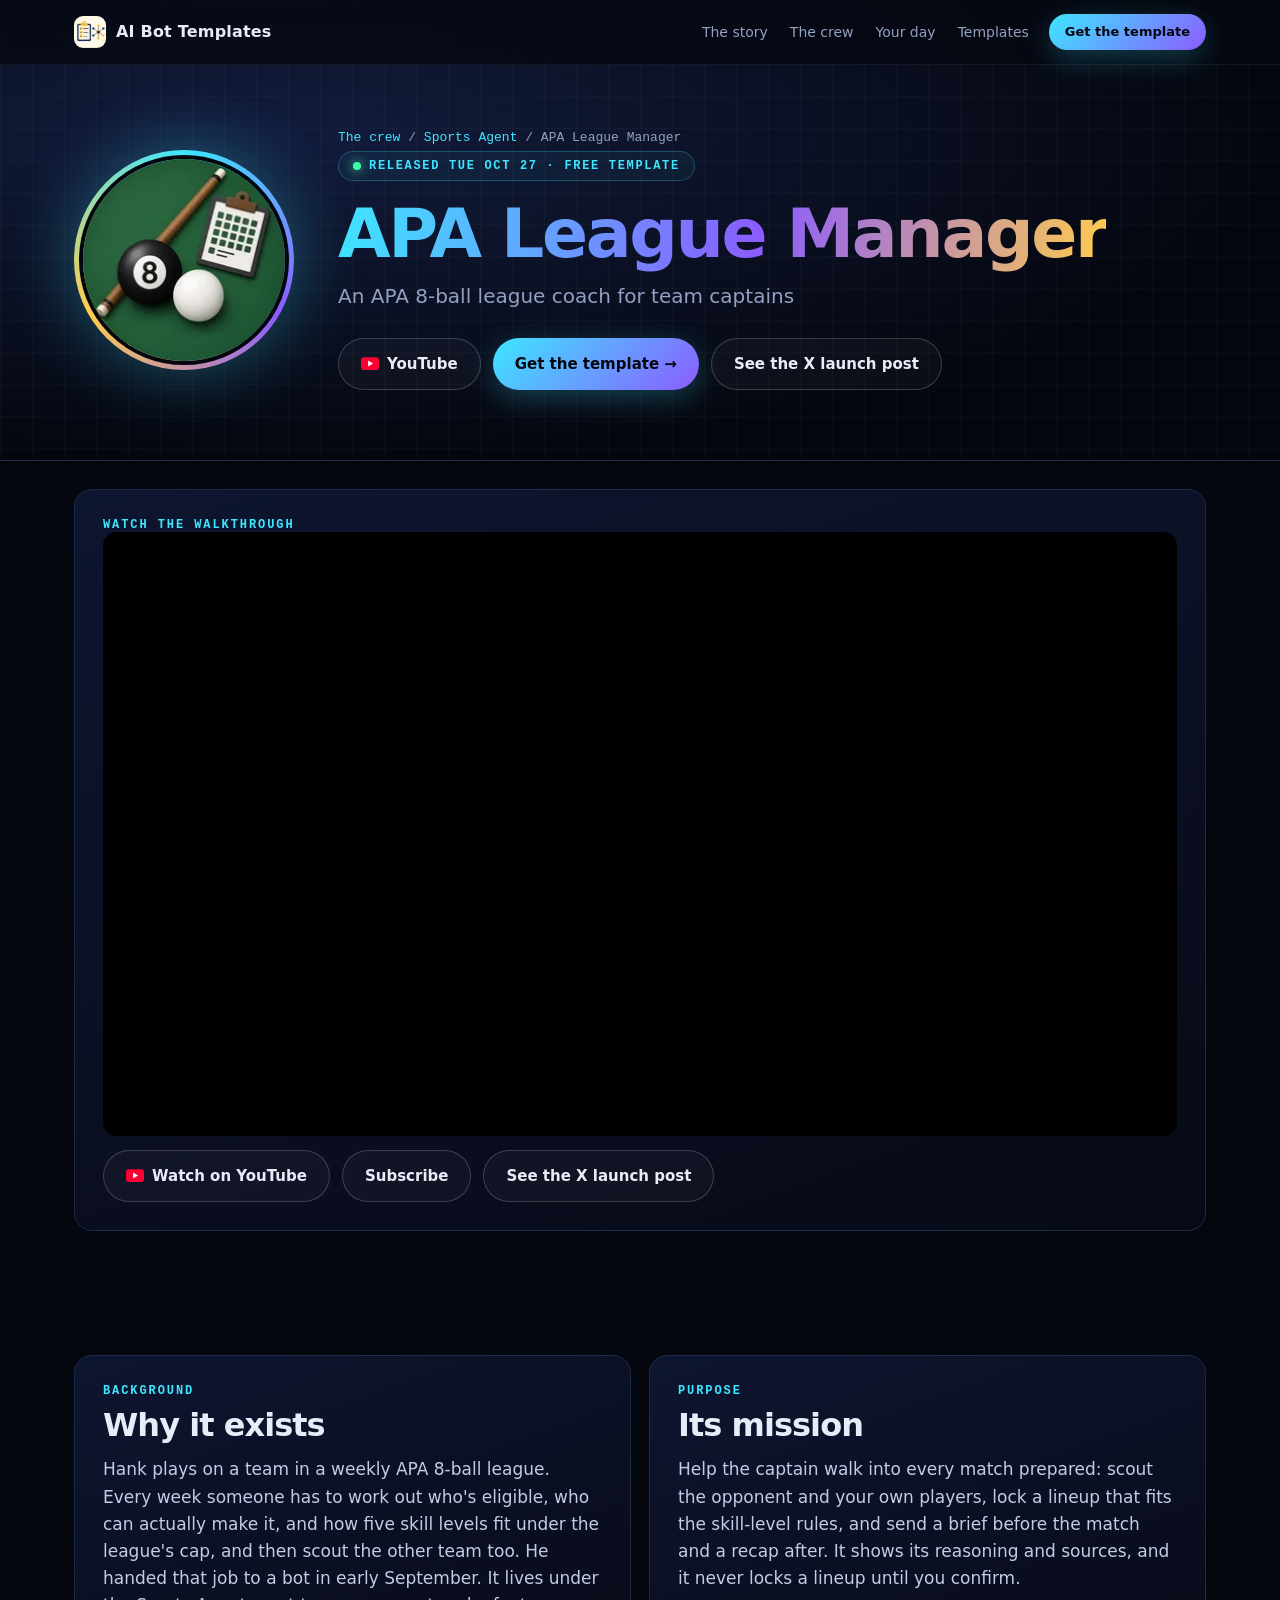
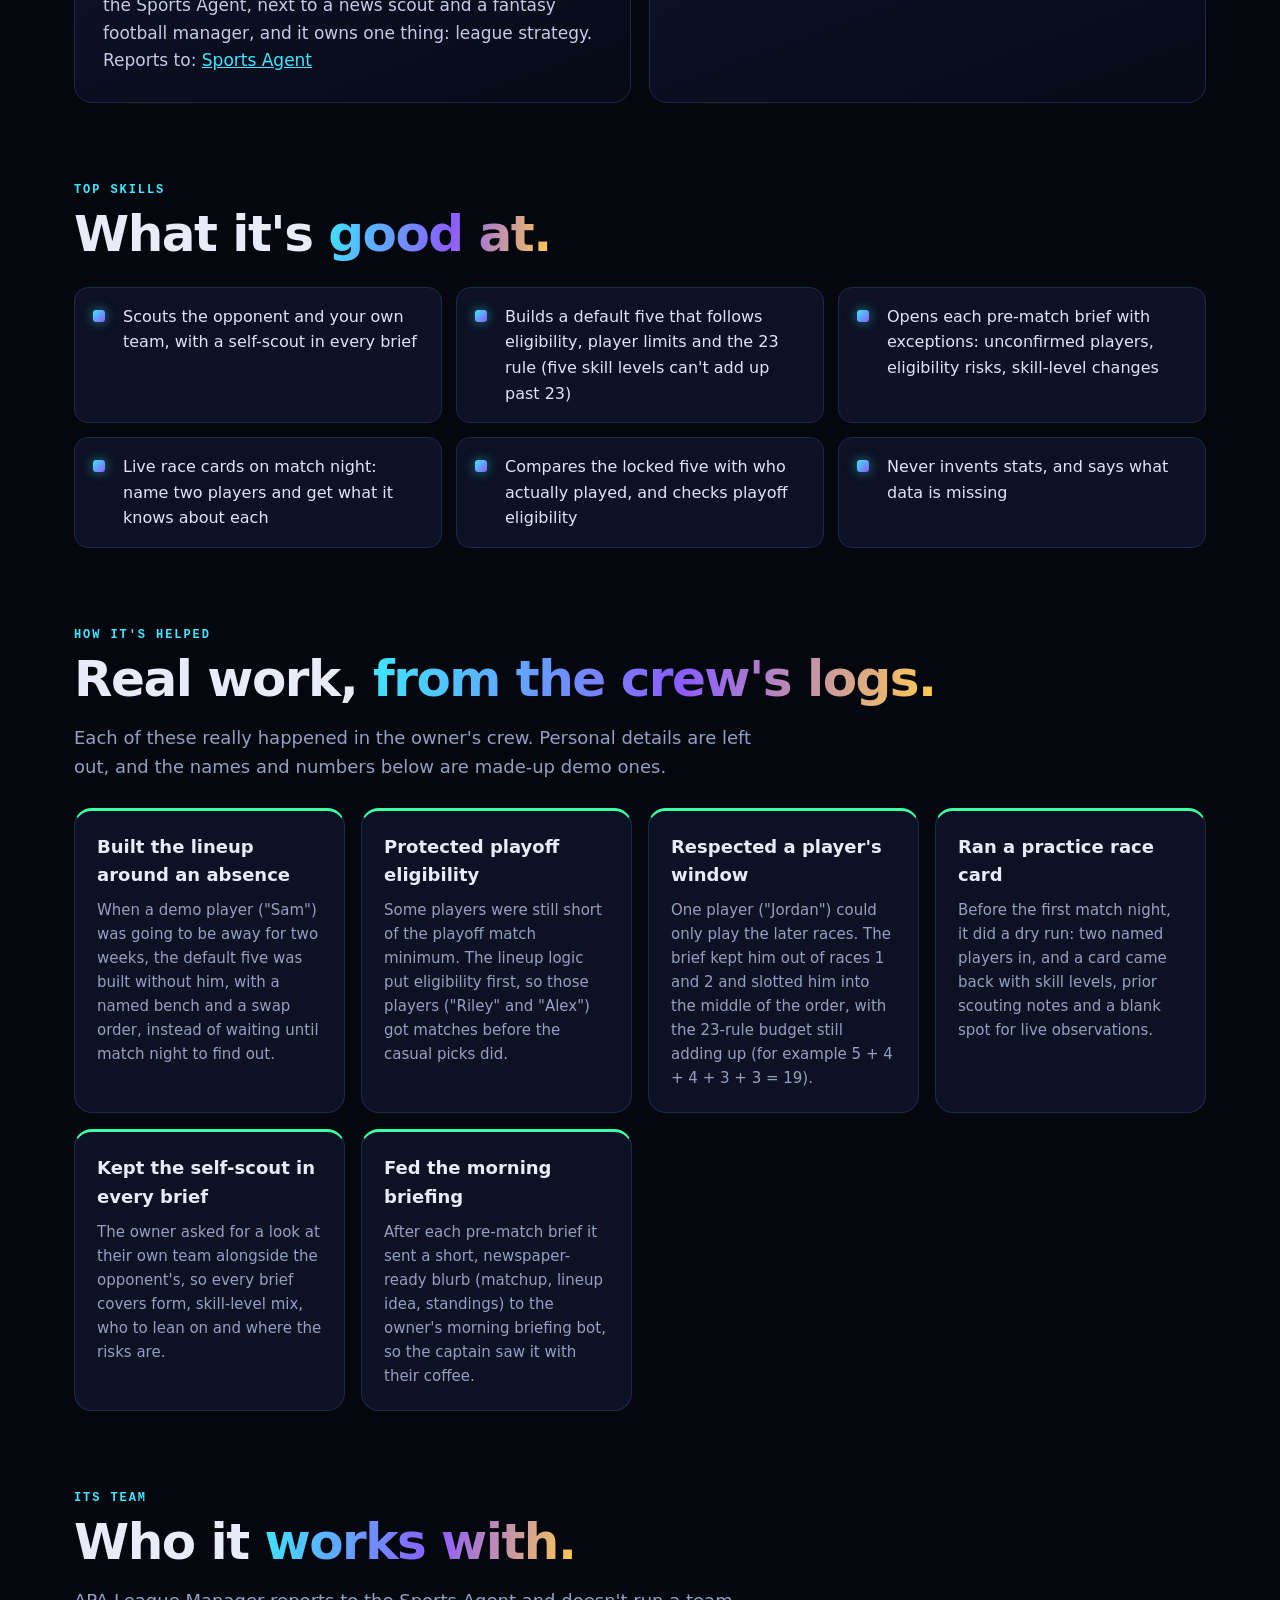
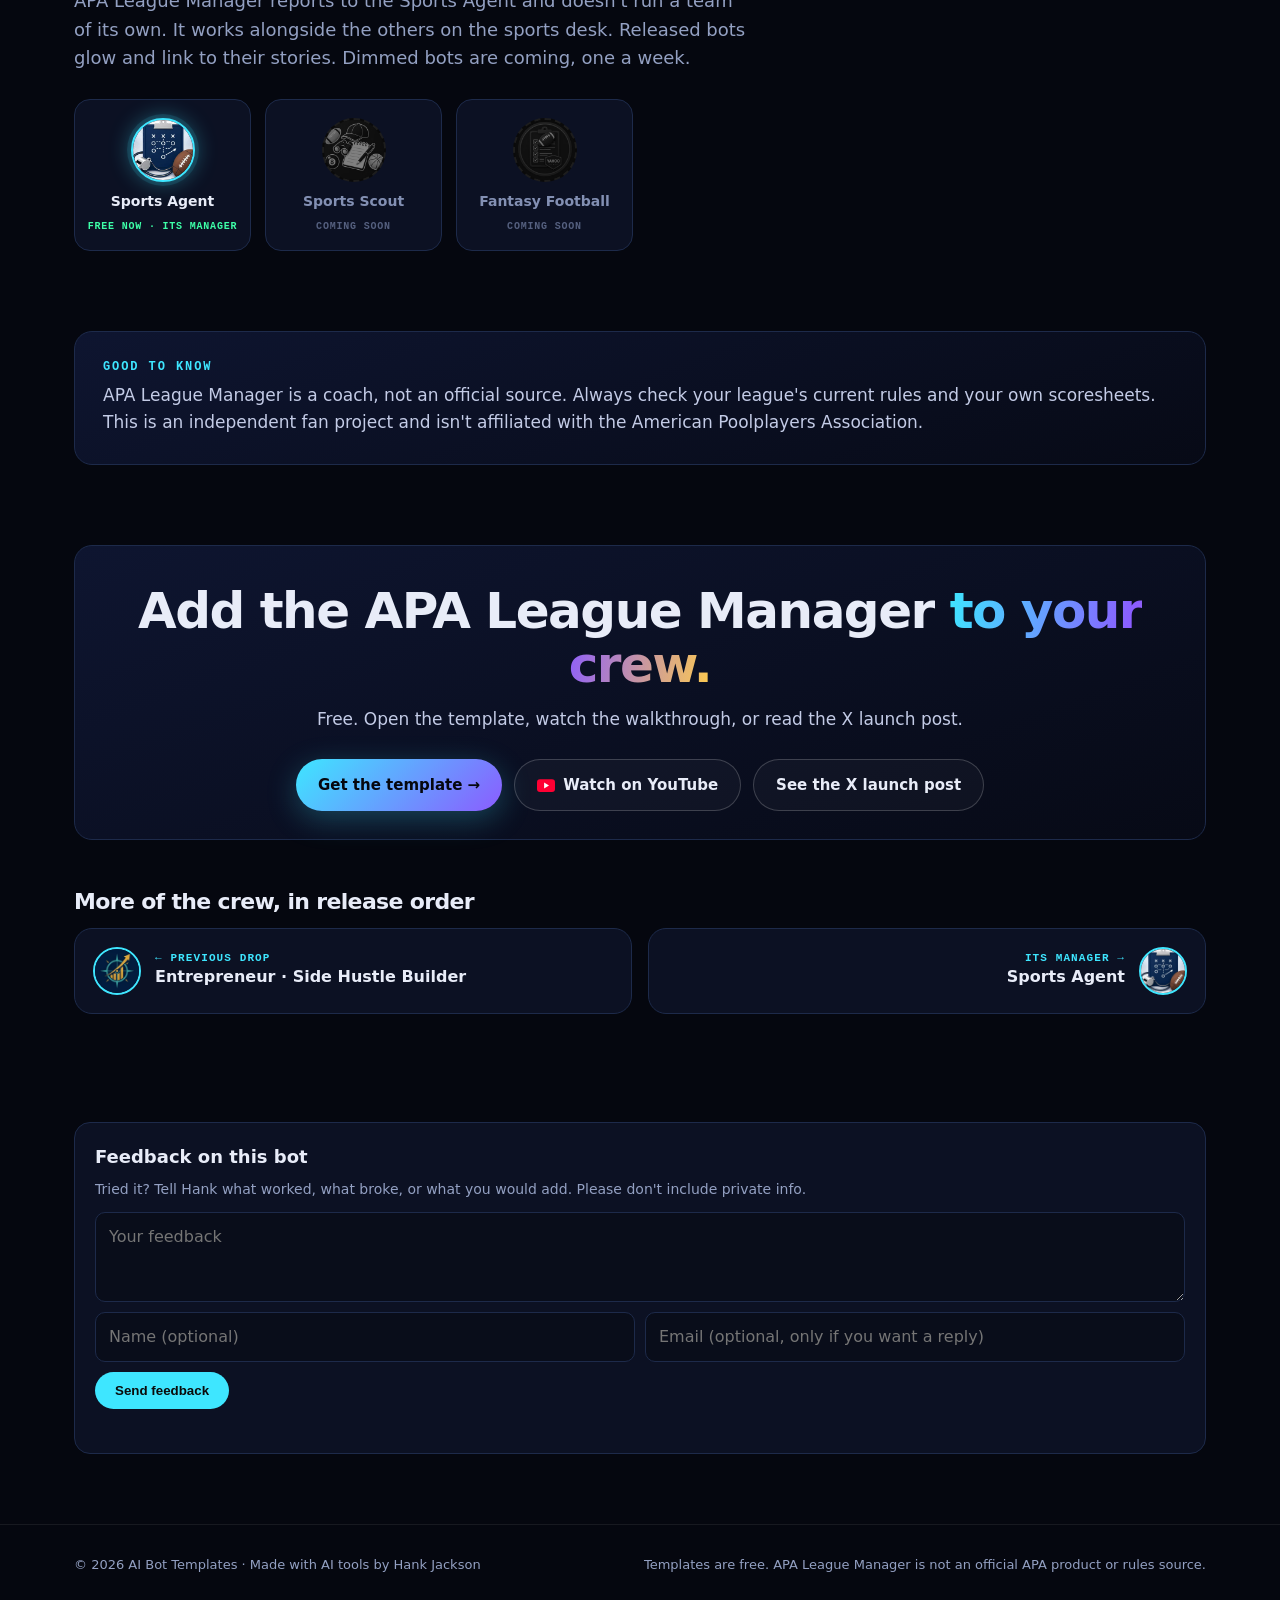
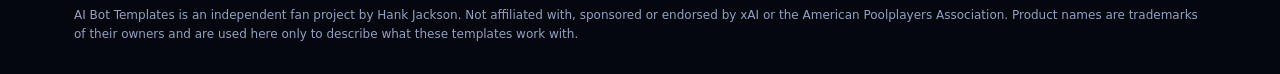
<file: bots/apa-league-manager/index.html>
<!doctype html>
<html lang="en">
<head>
<meta charset="utf-8">
<meta name="viewport" content="width=device-width,initial-scale=1">
<title>APA League Manager: its story · AI Bot Templates</title>
<meta name="description" content="The story of the APA League Manager bot: why Hank built it, its purpose, top skills and real work. A free APA 8-ball league coach template for team captains.">
<meta name="robots" content="noindex,nofollow">
<meta name="theme-color" content="#05070f">
<link rel="canonical" href="https://aibottemplates.com/bots/apa-league-manager/">
<link rel="icon" href="../../assets/hank-s-chief-of-staff.webp">
<style>
:root{--bg:#05070f;--bg2:#0a0f1f;--card:#0e1428cc;--line:#1d2a4a;--tx:#e8ecf8;--mu:#93a0c2;--c1:#3ee6ff;--c2:#8b5cff;--c3:#ffcc4d;--ok:#3dffa8;--r:18px}
*{box-sizing:border-box}html{scroll-behavior:smooth}
body{margin:0;background:var(--bg);color:var(--tx);font:16px/1.6 ui-sans-serif,system-ui,-apple-system,"Segoe UI",Roboto,Inter,sans-serif;-webkit-font-smoothing:antialiased;overflow-x:hidden}
a{color:inherit}img{display:block;max-width:100%}
.wrap{max-width:1180px;margin:0 auto;padding:0 24px}
.skip{position:absolute;left:-999px}.skip:focus{left:12px;top:12px;z-index:99;background:#fff;color:#000;padding:8px 12px;border-radius:8px}
:focus-visible{outline:2px solid var(--c1);outline-offset:3px;border-radius:6px}
nav{position:fixed;inset:0 0 auto;z-index:20;backdrop-filter:blur(12px);background:#05070fb3;border-bottom:1px solid #ffffff10}
nav .wrap{display:flex;align-items:center;gap:20px;height:64px}
.brand{display:flex;align-items:center;gap:10px;font-weight:800;letter-spacing:.2px;text-decoration:none}
.brand img{width:32px;height:32px;border-radius:9px}
nav .links{margin-left:auto;display:flex;gap:22px;font-size:14px;color:var(--mu)}
nav .links a{text-decoration:none}nav .links a:hover{color:var(--tx)}
.btn{display:inline-flex;align-items:center;gap:8px;padding:13px 22px;border-radius:999px;font-weight:700;text-decoration:none;transition:transform .2s,box-shadow .2s;font-size:15px;border:0;cursor:pointer}
.btn.p{background:linear-gradient(135deg,var(--c1),var(--c2));color:#05070f;box-shadow:0 8px 30px #3ee6ff40}
.btn.p:hover{transform:translateY(-2px);box-shadow:0 12px 40px #8b5cff60}
.btn.g{border:1px solid #ffffff30;color:var(--tx);background:#ffffff08}.btn.g:hover{background:#ffffff14}
.btn.sm{padding:8px 16px;font-size:13px}
.eyebrow{display:inline-flex;align-items:center;gap:8px;font:600 12px/1 ui-monospace,SFMono-Regular,Menlo,monospace;letter-spacing:.14em;text-transform:uppercase;color:var(--c1);padding:8px 14px;border:1px solid #3ee6ff40;border-radius:999px;background:#3ee6ff0d}
.dot{width:8px;height:8px;border-radius:50%;background:var(--ok);box-shadow:0 0 12px var(--ok);animation:pulse 2s infinite}
@keyframes pulse{50%{opacity:.35}}
.grad{background:linear-gradient(100deg,var(--c1),var(--c2) 55%,var(--c3));-webkit-background-clip:text;background-clip:text;color:transparent}
section{padding:110px 0;scroll-margin-top:72px}
.kicker{font:600 12px ui-monospace,Menlo,monospace;letter-spacing:.16em;text-transform:uppercase;color:var(--c1)}
h2{font-size:clamp(30px,4vw,50px);line-height:1.08;letter-spacing:-.03em;margin:10px 0 14px;font-weight:800}
.sub{color:var(--mu);max-width:680px;font-size:18px}
.reveal{opacity:0;transform:translateY(26px);transition:opacity .8s,transform .8s}.reveal.in{opacity:1;transform:none}
.node{position:relative;display:flex;flex-direction:column;align-items:center;text-align:center;gap:6px}
.av{width:64px;height:64px;border-radius:50%;object-fit:cover;background:#0d1430;border:2px solid #2a3a66;flex:none}
.node.live .av{border-color:var(--c1);box-shadow:0 0 0 4px #3ee6ff1f,0 0 26px #3ee6ff66}
.node.next .av{border-color:var(--c3);box-shadow:0 0 0 4px #ffcc4d22,0 0 26px #ffcc4d66;animation:nextp 2.2s infinite}
@keyframes nextp{50%{box-shadow:0 0 0 8px #ffcc4d10,0 0 36px #ffcc4d99}}
.node.dim .av{filter:grayscale(1) brightness(.45);border-style:dashed}
.node .nm{font-size:13px;font-weight:650;line-height:1.2;max-width:110px}
.node.dim .nm{color:#6b7799}
.node .st{font:600 10px ui-monospace,monospace;letter-spacing:.08em;text-transform:uppercase;color:var(--ok)}
.node.next .st{color:var(--c3)}.node.dim .st{color:#55607f}
.cos{display:flex;justify-content:center;position:relative}
.cos .av{width:96px;height:96px}
.trunk{width:2px;height:28px;margin:8px auto 0;background:linear-gradient(var(--c1),#3ee6ff40)}
.directs{display:grid;grid-template-columns:repeat(8,1fr);gap:10px;position:relative;padding-top:28px;border-top:2px solid #3ee6ff40;margin:0 4%}
.directs>.col{position:relative;display:flex;flex-direction:column;align-items:center;gap:12px}
.directs>.col:before{content:"";position:absolute;top:-28px;left:50%;width:2px;height:28px;background:#3ee6ff40}
.team{display:flex;flex-direction:column;gap:10px;align-items:center;padding-top:12px;border-top:1px dashed #2a3a66;width:100%}
.team .av{width:40px;height:40px}.team .nm{font-size:11px;font-weight:500}
.team .node{gap:3px}
.badge{display:grid;place-items:center;font-weight:800;color:#cfd8f5;letter-spacing:.02em;background:linear-gradient(135deg,#1b2650,#2b1b55)}
.pill{font:600 11px ui-monospace,monospace;letter-spacing:.08em;text-transform:uppercase;padding:4px 10px;border-radius:999px;background:#3dffa81a;color:var(--ok);width:max-content}
.card.next .pill{background:#ffcc4d22;color:var(--c3)}
footer{border-top:1px solid #ffffff12;padding:30px 0;color:var(--mu);font-size:13px}
footer .wrap{display:flex;justify-content:space-between;gap:20px;flex-wrap:wrap}
@media (max-width:980px){.hero .wrap{grid-template-columns:1fr}.orbit{max-width:340px}.stats{grid-template-columns:repeat(2,1fr)}.story,.vals{grid-template-columns:1fr}.day{grid-template-columns:1fr}
 .directs{grid-template-columns:repeat(4,1fr);row-gap:30px;border-top:0}.directs>.col:before{display:none}.trunk{display:none}nav .links{display:none}}
@media (max-width:560px){.wrap{padding:0 18px}section{padding:80px 0}.directs{grid-template-columns:repeat(2,1fr)}.hero{padding-top:96px}.stat .n{font-size:36px}.orbit{max-width:280px}nav .btn{display:none}.lane{min-height:0}}
@media (prefers-reduced-motion:reduce){*,*:before,*:after{animation:none!important;transition:none!important}.reveal{opacity:1;transform:none}.bots .task{opacity:1;transform:none}}


.bh{position:relative;padding:130px 0 70px;overflow:hidden;border-bottom:1px solid var(--line);background:radial-gradient(ellipse at 20% 30%,#121c3d,#05070f 70%)}
.bh:before{content:"";position:absolute;inset:0;background-image:linear-gradient(#ffffff06 1px,transparent 1px),linear-gradient(90deg,#ffffff06 1px,transparent 1px);background-size:32px 32px;pointer-events:none}
.bh .wrap{position:relative;display:grid;grid-template-columns:auto 1fr;gap:44px;align-items:center}
.ring{position:relative;width:220px;height:220px;border-radius:50%;padding:5px;background:conic-gradient(var(--c1),var(--c2),var(--c3),var(--c1));box-shadow:0 0 70px #3ee6ff55}
.ring .av{width:100%;height:100%;border:4px solid var(--bg)}.ring .badge{font-size:64px}
.bh h1{font-size:clamp(38px,5.4vw,68px);line-height:1.04;letter-spacing:-.035em;margin:18px 0 10px;font-weight:850}
.bh .role{font-size:20px;color:var(--mu)}
.crumbs{font:500 13px ui-monospace,Menlo,monospace;color:var(--mu);margin-bottom:6px}.crumbs a{color:var(--c1);text-decoration:none}
.disc{display:inline-block;margin-top:14px;font:600 12px ui-monospace,monospace;letter-spacing:.08em;text-transform:uppercase;color:var(--c3);border:1px solid #ffcc4d55;border-radius:999px;padding:6px 12px;background:#ffcc4d10}
.ctas{display:flex;flex-wrap:wrap;gap:12px;margin:26px 0 0}
section{padding:70px 0}
.grid2{display:grid;grid-template-columns:1fr 1fr;gap:18px;margin-top:26px}
.panel{border:1px solid var(--line);border-radius:var(--r);padding:28px;background:linear-gradient(160deg,#0e1530,#070a16)}
.panel p{color:#c3cbe6;margin:0;font-size:17px}
.skills{list-style:none;padding:0;margin:26px 0 0;display:grid;grid-template-columns:repeat(auto-fill,minmax(300px,1fr));gap:14px}
.skills li{border:1px solid var(--line);border-radius:14px;padding:16px 18px 16px 48px;background:var(--card);position:relative;color:#dfe5f7}
.skills li:before{content:"";position:absolute;left:18px;top:22px;width:12px;height:12px;border-radius:3px;background:linear-gradient(135deg,var(--c1),var(--c2));box-shadow:0 0 12px #3ee6ff88}
.exs{display:grid;grid-template-columns:repeat(auto-fill,minmax(260px,1fr));gap:16px;margin-top:26px}
.ex{border:1px solid var(--line);border-radius:var(--r);padding:22px;background:var(--card);border-top:3px solid var(--ok)}
.ex h3{margin:0 0 8px;font-size:18px}.ex p{margin:0;color:var(--mu);font-size:15px}
.teamg{display:grid;grid-template-columns:repeat(auto-fill,minmax(160px,1fr));gap:14px;margin-top:26px}
.tm{border:1px solid var(--line);border-radius:16px;padding:18px 12px;background:var(--card);display:flex;flex-direction:column;align-items:center;gap:8px;text-align:center;text-decoration:none}
.tm .av{width:64px;height:64px}.tm.live .av{border-color:var(--c1);box-shadow:0 0 0 4px #3ee6ff1f,0 0 22px #3ee6ff66}
.tm.next .av{border-color:var(--c3);box-shadow:0 0 0 4px #ffcc4d22,0 0 22px #ffcc4d66}.tm.dim .av{filter:grayscale(1) brightness(.5);border-style:dashed}
.tm b{font-size:14px}.tm .st{font:600 10px ui-monospace,monospace;letter-spacing:.08em;text-transform:uppercase;color:var(--ok)}
.tm.next .st{color:var(--c3)}.tm.dim .st{color:#55607f}.tm.dim b{color:#8390b3}a.tm:hover{border-color:#3ee6ff80;transform:translateY(-3px)}a.tm{transition:transform .2s,border-color .2s}
.empty{margin-top:22px;color:var(--mu);border:1px dashed var(--line);border-radius:16px;padding:22px}
.pn{display:grid;grid-template-columns:1fr 1fr;gap:16px;margin-top:10px}
.pn a{display:flex;align-items:center;gap:14px;border:1px solid var(--line);border-radius:var(--r);padding:18px;background:var(--card);text-decoration:none;transition:border-color .2s}
.pn a:hover{border-color:#3ee6ff80}.pn .av{width:48px;height:48px;border-color:var(--c1)}.pn small{display:block;font:600 11px ui-monospace,monospace;letter-spacing:.1em;color:var(--c1);text-transform:uppercase}
.pn .nx{justify-content:flex-end;text-align:right}
.note{font-size:13px;color:#6b7799;margin-top:14px}
@media (max-width:860px){.bh .wrap{grid-template-columns:1fr}.ring{width:160px;height:160px}.grid2,.pn{grid-template-columns:1fr}}

</style>
<link rel="stylesheet" href="../../assets/community.css"><style>:root{--cm-line:#1d2a4a;--cm-card:#0e1428cc;--cm-mute:#93a0c2;--cm-accent:#3ee6ff}</style>
</head>
<body>
<a class="skip" href="#main">Skip to content</a>
<nav aria-label="Primary"><div class="wrap">
 <a class="brand" href="../../"><img src="../../assets/hank-s-chief-of-staff.webp" alt="" width="32" height="32">AI Bot Templates</a>
 <div class="links"><a href="../../#story">The story</a><a href="../../#crew">The crew</a><a href="../../#day">Your day</a><a href="../../#templates">Templates</a></div>
 <a class="btn p sm" href="https://x.ai/bot/WkF4p8ua77SFiFGUlmeST" rel="noopener">Get the template</a>
</div></nav>
<header class="bh"><div class="wrap">
 <div class="ring"><img class="av" src="../../assets/apa-league-manager.webp" alt="" width="64" height="64"></div>
 <div>
  <div class="crumbs"><a href="../../#crew">The crew</a> / <a href="../sports-agent/">Sports Agent</a> / APA League Manager</div>
  <span class="eyebrow"><span class="dot"></span>Released Tue Oct 27 · Free template</span>
  <h1><span class="grad">APA League Manager</span></h1>
  <div class="role">An APA 8-ball league coach for team captains</div>
  <div class="ctas"><a class="btn g yt-channel" data-live="1" href="https://www.youtube.com/@AIBotTemplates" rel="noopener"><svg width="18" height="13" viewBox="0 0 24 17" aria-hidden="true" style="vertical-align:-2px"><rect width="24" height="17" rx="4" fill="#ff0033"/><path d="M9.5 4.5v8l6.5-4z" fill="#fff"/></svg> YouTube</a><a class="btn p" href="https://x.ai/bot/WkF4p8ua77SFiFGUlmeST" rel="noopener">Get the template →</a><a class="btn g" href="https://x.com/hjackson2/status/2115114176121037177" rel="noopener">See the X launch post</a></div>
 </div>
</div></header>
<!-- YT-SLOT: paste the 11-char video id into data-yt-id after Hank approves the upload -->
<section class="wrap yt-slot" data-yt-id="A95TcbdJ3hU" data-title="APA League Manager walkthrough" hidden style="margin:28px auto"><div class="panel"><div class="kicker">Watch the walkthrough</div><div class="yt-frame" style="position:relative;aspect-ratio:16/9;border-radius:14px;overflow:hidden;background:#000"></div><div class="ctas" style="margin-top:14px"><a class="btn g yt-watch" href="https://youtu.be/A95TcbdJ3hU" rel="noopener"><svg width="18" height="13" viewBox="0 0 24 17" aria-hidden="true" style="vertical-align:-2px"><rect width="24" height="17" rx="4" fill="#ff0033"/><path d="M9.5 4.5v8l6.5-4z" fill="#fff"/></svg> Watch on YouTube</a><a class="btn g" href="https://www.youtube.com/@AIBotTemplates?sub_confirmation=1" rel="noopener">Subscribe</a><a class="btn g" href="https://x.com/hjackson2/status/2115114176121037177" rel="noopener">See the X launch post</a></div></div></section>
<main id="main">
<section><div class="wrap">
 <div class="grid2">
  <div class="panel"><div class="kicker">Background</div><h2 style="font-size:32px">Why it exists</h2><p>Hank plays on a team in a weekly APA 8-ball league. Every week someone has to work out who's eligible, who can actually make it, and how five skill levels fit under the league's cap, and then scout the other team too. He handed that job to a bot in early September. It lives under the Sports Agent, next to a news scout and a fantasy football manager, and it owns one thing: league strategy.</p><p class="note">Reports to: <a href="../sports-agent/" style="color:var(--c1)">Sports Agent</a></p></div>
  <div class="panel"><div class="kicker">Purpose</div><h2 style="font-size:32px">Its mission</h2><p>Help the captain walk into every match prepared: scout the opponent and your own players, lock a lineup that fits the skill-level rules, and send a brief before the match and a recap after. It shows its reasoning and sources, and it never locks a lineup until you confirm.</p></div>
 </div>
</div></section>
<section style="padding-top:10px"><div class="wrap">
 <div class="kicker">Top skills</div><h2>What it's <span class="grad">good at.</span></h2>
 <ul class="skills"><li>Scouts the opponent and your own team, with a self-scout in every brief</li><li>Builds a default five that follows eligibility, player limits and the 23 rule (five skill levels can't add up past 23)</li><li>Opens each pre-match brief with exceptions: unconfirmed players, eligibility risks, skill-level changes</li><li>Live race cards on match night: name two players and get what it knows about each</li><li>Compares the locked five with who actually played, and checks playoff eligibility</li><li>Never invents stats, and says what data is missing</li></ul>
</div></section>
<section style="padding-top:10px"><div class="wrap"><div class="kicker">How it's helped</div><h2>Real work, <span class="grad">from the crew's logs.</span></h2><p class="sub">Each of these really happened in the owner's crew. Personal details are left out, and the names and numbers below are made-up demo ones.</p><div class="exs">
 <div class="ex"><h3>Built the lineup around an absence</h3><p>When a demo player ("Sam") was going to be away for two weeks, the default five was built without him, with a named bench and a swap order, instead of waiting until match night to find out.</p></div>
 <div class="ex"><h3>Protected playoff eligibility</h3><p>Some players were still short of the playoff match minimum. The lineup logic put eligibility first, so those players ("Riley" and "Alex") got matches before the casual picks did.</p></div>
 <div class="ex"><h3>Respected a player's window</h3><p>One player ("Jordan") could only play the later races. The brief kept him out of races 1 and 2 and slotted him into the middle of the order, with the 23-rule budget still adding up (for example 5 + 4 + 4 + 3 + 3 = 19).</p></div>
 <div class="ex"><h3>Ran a practice race card</h3><p>Before the first match night, it did a dry run: two named players in, and a card came back with skill levels, prior scouting notes and a blank spot for live observations.</p></div>
 <div class="ex"><h3>Kept the self-scout in every brief</h3><p>The owner asked for a look at their own team alongside the opponent's, so every brief covers form, skill-level mix, who to lean on and where the risks are.</p></div>
 <div class="ex"><h3>Fed the morning briefing</h3><p>After each pre-match brief it sent a short, newspaper-ready blurb (matchup, lineup idea, standings) to the owner's morning briefing bot, so the captain saw it with their coffee.</p></div>
</div></div></section>
<section style="padding-top:10px"><div class="wrap">
 <div class="kicker">Its team</div><h2>Who it <span class="grad">works with.</span></h2>
 <p class="sub">APA League Manager reports to the Sports Agent and doesn't run a team of its own. It works alongside the others on the sports desk. Released bots glow and link to their stories. Dimmed bots are coming, one a week.</p>
 <div class="teamg"><a class="tm live" href="../sports-agent/"><img class="av" src="../../assets/sports-agent.webp" alt="" width="64" height="64"><b>Sports Agent</b><span class="st">Free now · its manager</span></a><div class="tm dim"><img class="av" src="../../assets/sports-scout.webp" alt="" width="64" height="64"><b>Sports Scout</b><span class="st">Coming soon</span></div><div class="tm dim"><img class="av" src="../../assets/yahoo-fantasy-football-manager.webp" alt="" width="64" height="64"><b>Fantasy Football</b><span class="st">Coming soon</span></div></div>
</div></section>
<section style="padding-top:10px"><div class="wrap">
 <div class="panel"><div class="kicker">Good to know</div><p style="margin-top:8px">APA League Manager is a coach, not an official source. Always check your league's current rules and your own scoresheets. This is an independent fan project and isn't affiliated with the American Poolplayers Association.</p></div>
</div></section>
<section style="padding-top:10px"><div class="wrap">
 <div class="panel" style="text-align:center"><h2>Add the APA League Manager <span class="grad">to your crew.</span></h2><p class="sub" style="margin:0 auto 6px">Free. Open the template, watch the walkthrough, or read the X launch post.</p>
 <div class="ctas" style="justify-content:center"><a class="btn p" href="https://x.ai/bot/WkF4p8ua77SFiFGUlmeST" rel="noopener">Get the template →</a><a class="btn g" href="https://youtu.be/A95TcbdJ3hU" rel="noopener"><svg width="18" height="13" viewBox="0 0 24 17" aria-hidden="true" style="vertical-align:-2px"><rect width="24" height="17" rx="4" fill="#ff0033"/><path d="M9.5 4.5v8l6.5-4z" fill="#fff"/></svg> Watch on YouTube</a><a class="btn g" href="https://x.com/hjackson2/status/2115114176121037177" rel="noopener">See the X launch post</a></div></div>
 <h2 style="font-size:22px;margin-top:50px">More of the crew, in release order</h2>
 <div class="pn"><a href="../entrepreneur/"><img class="av" src="../../assets/entrepreneur.webp" alt="" width="64" height="64"><div><small>← Previous drop</small><b>Entrepreneur · Side Hustle Builder</b></div></a><a class="nx" href="../sports-agent/"><div><small>Its manager →</small><b>Sports Agent</b></div><img class="av" src="../../assets/sports-agent.webp" alt="" width="64" height="64"></a></div>
</div></section>
</main>
<section style="padding-top:10px"><div class="wrap"><div class="cm-box"><h3>Feedback on this bot</h3><p class="cm-sub">Tried it? Tell Hank what worked, what broke, or what you would add. Please don&#39;t include private info.</p><form data-cm="feedback"><label class="cm-hp" aria-hidden="true">Leave blank<input name="website" tabindex="-1" autocomplete="off"></label><input type="hidden" name="context" value="APA League Manager"><textarea name="message" required maxlength="2000" placeholder="Your feedback"></textarea><div class="cm-row"><input name="name" maxlength="80" placeholder="Name (optional)"><input name="email" type="email" maxlength="120" placeholder="Email (optional, only if you want a reply)"></div><button type="submit">Send feedback</button><div class="cm-msg" role="status"></div></form></div></div></section>
<footer><div class="wrap"><span>© 2026 AI Bot Templates · Made with AI tools by Hank Jackson</span><span>Templates are free. APA League Manager is not an official APA product or rules source.</span><p style="font-size:12px;color:var(--mu);margin:10px 0 0;flex-basis:100%">AI Bot Templates is an independent fan project by Hank Jackson. Not affiliated with, sponsored or endorsed by xAI or the American Poolplayers Association. Product names are trademarks of their owners and are used here only to describe what these templates work with.</p></div></footer>
<script>window.CM_CONFIG={turnstileSiteKey:""};</script><script src="../../assets/community.js" defer></script>
<script>/* YouTube slots: set data-yt-id on .yt-slot to show; hidden while empty */
document.querySelectorAll('.yt-slot').forEach(function(s){var id=(s.dataset.ytId||'').trim();if(!/^[\w-]{11}$/.test(id)){s.hidden=true;return;}s.hidden=false;s.querySelector('.yt-frame').innerHTML='<iframe src="https://www.youtube-nocookie.com/embed/'+id+'" title="'+(s.dataset.title||'Walkthrough video')+'" loading="lazy" allow="accelerometer;encrypted-media;picture-in-picture" allowfullscreen style="position:absolute;inset:0;width:100%;height:100%;border:0"></iframe>';});
document.querySelectorAll('.yt-channel').forEach(function(a){if(!a.dataset.live)a.hidden=true;});</script>
<!-- Cloudflare Web Analytics --><script type='module' src='https://static.cloudflareinsights.com/beacon.min.js' data-cf-beacon='{"token": "3c69864318694514938088a33fb11db5"}'></script><!-- End Cloudflare Web Analytics -->
</body>
</html>
</file>
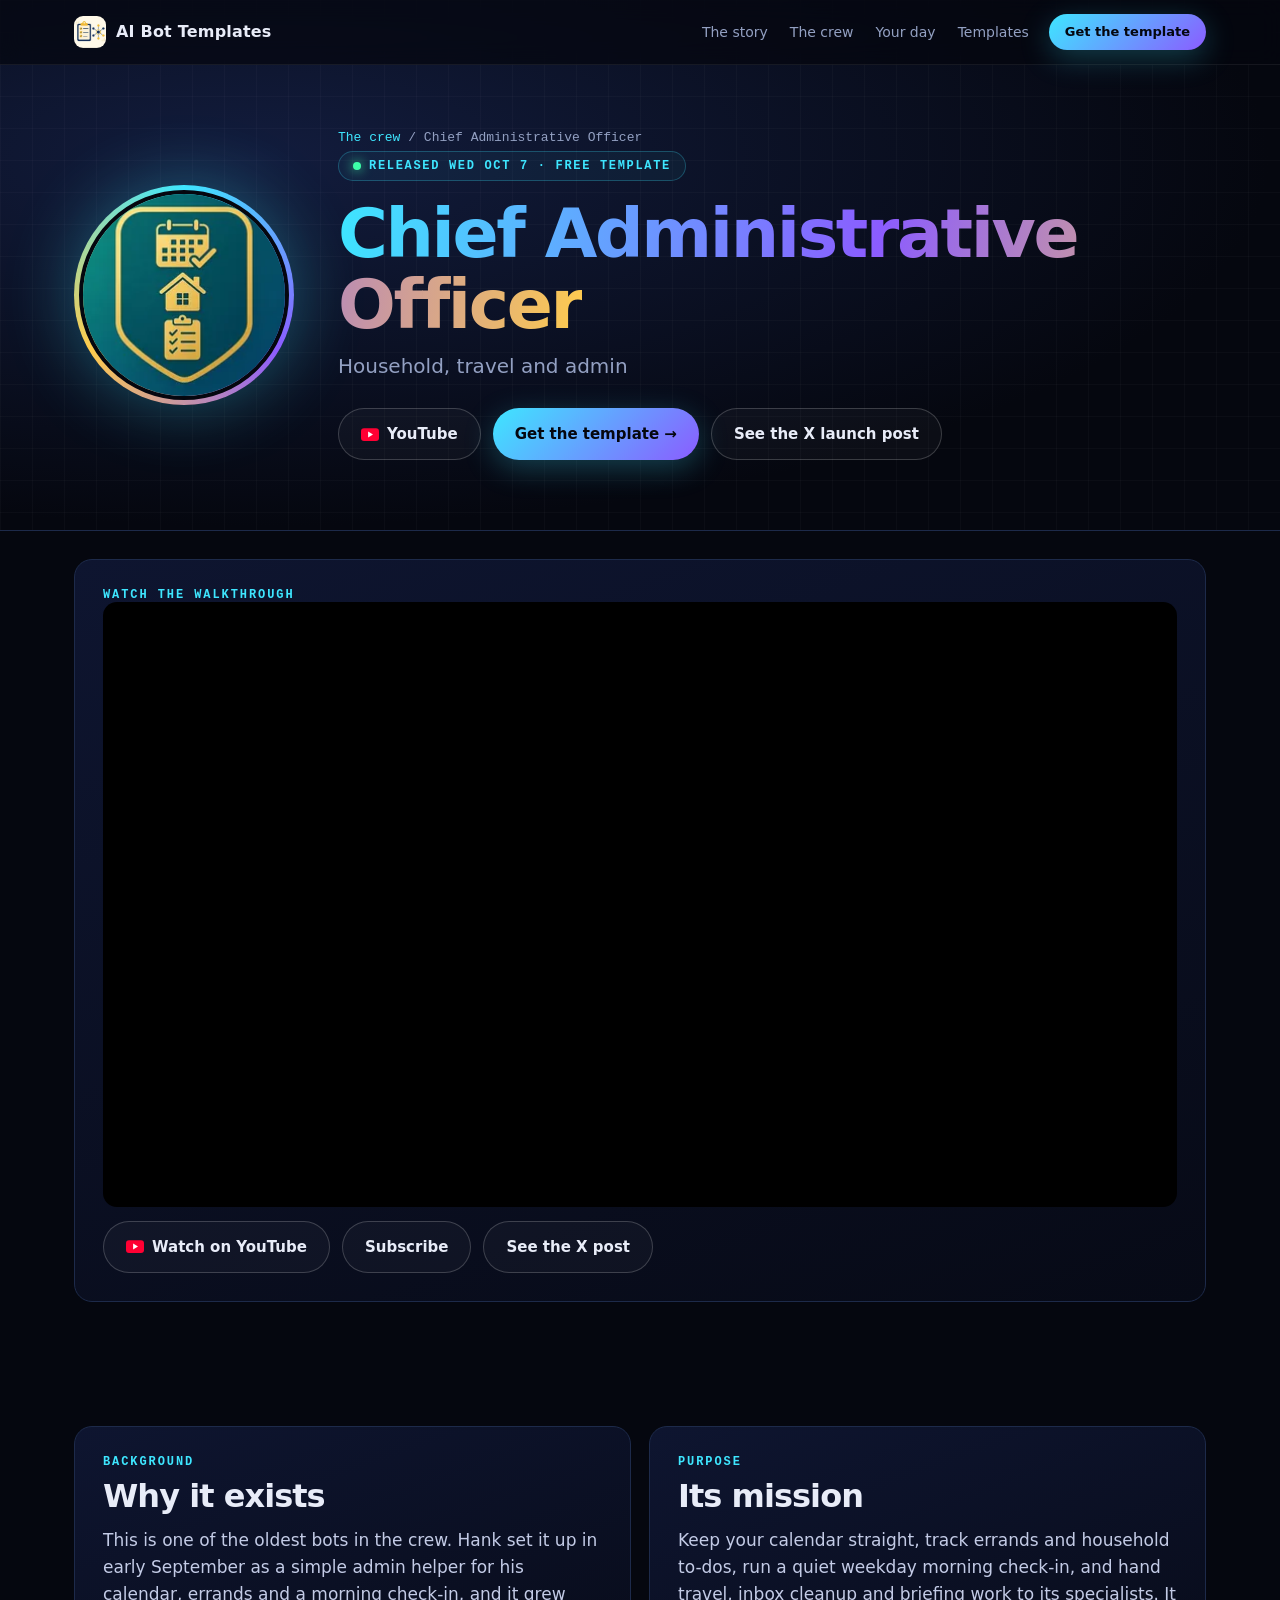
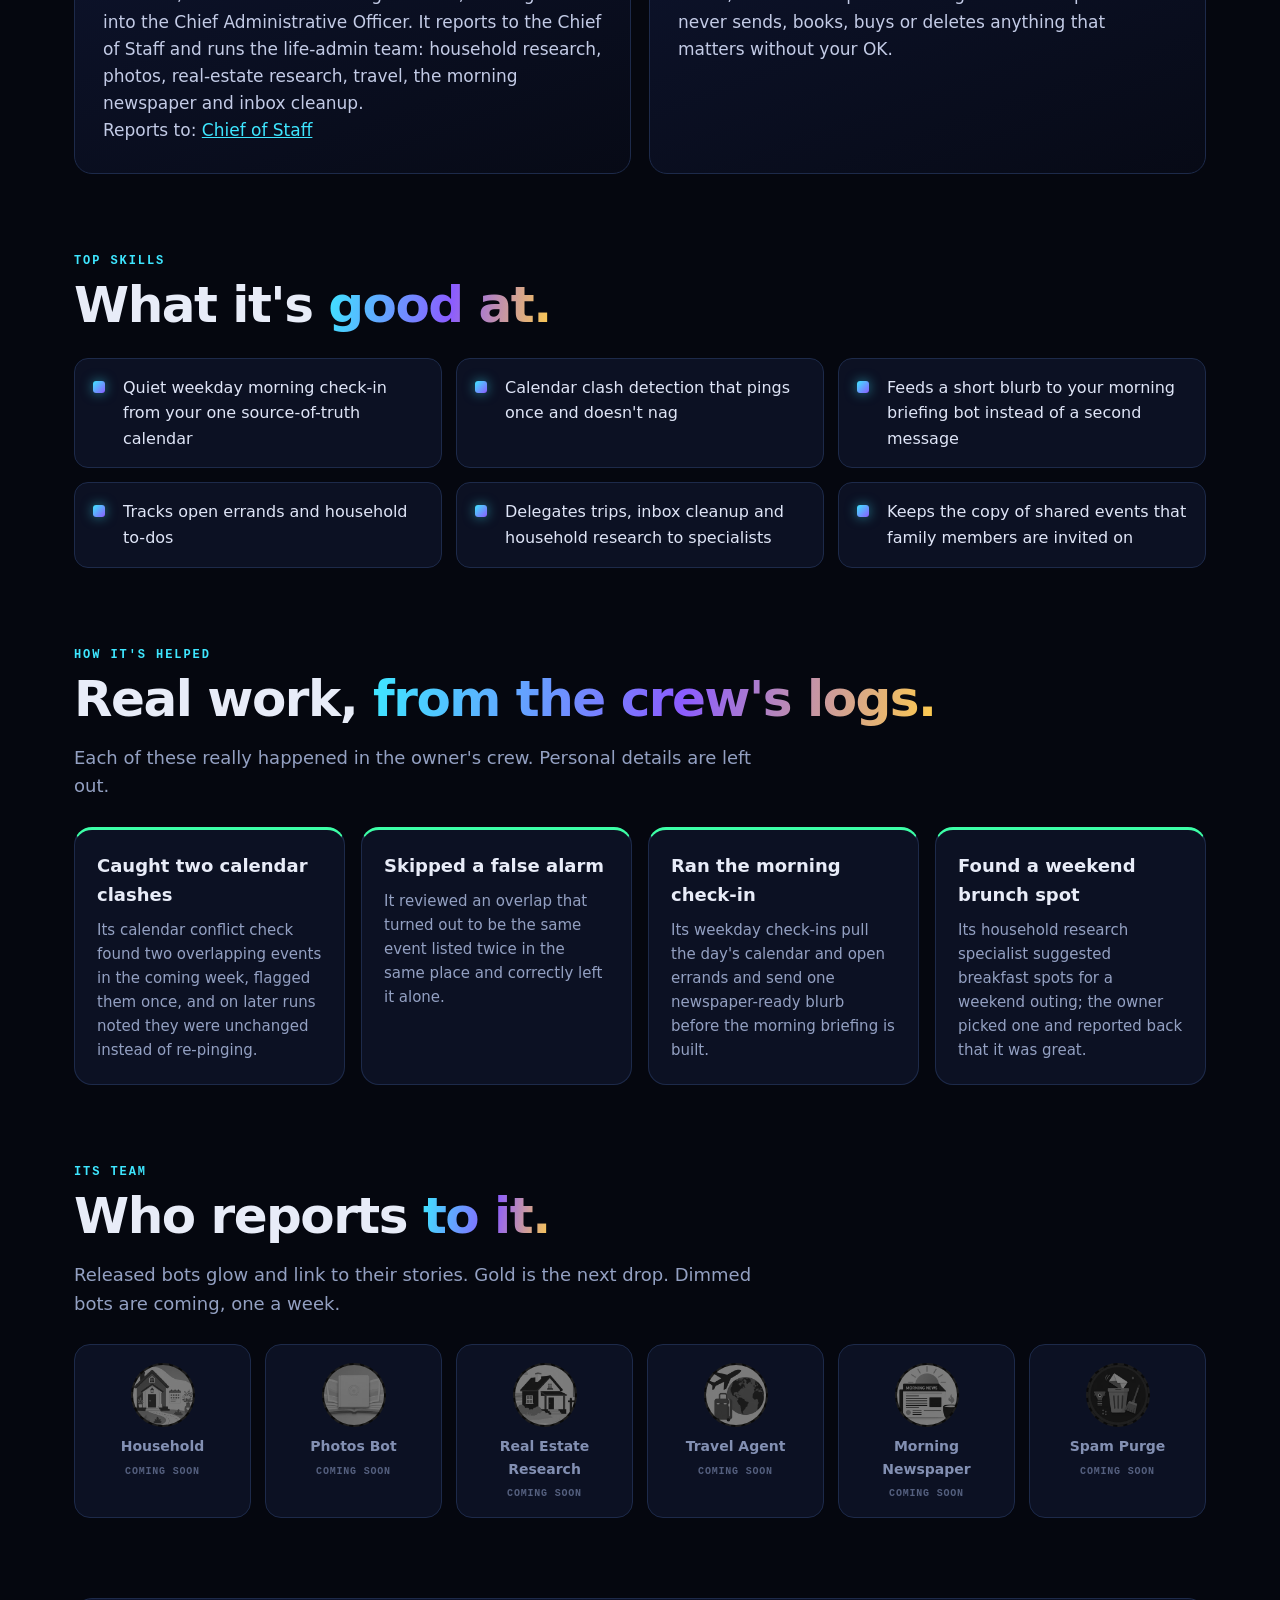
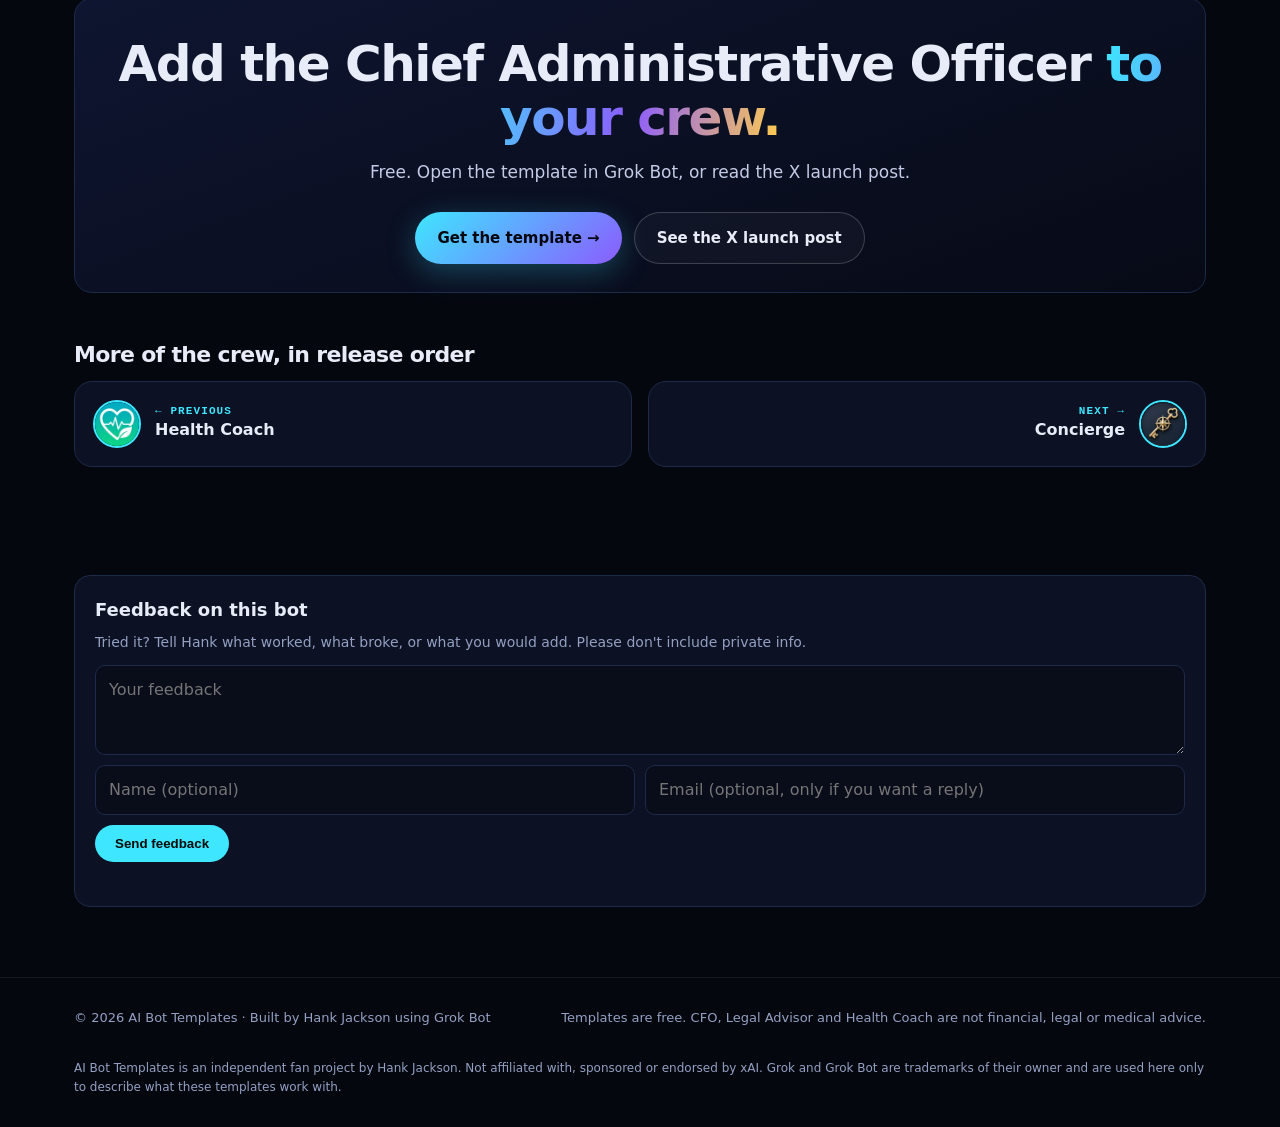
<file: bots/chief-administrative-officer/index.html>
<!doctype html>
<html lang="en">
<head>
<meta charset="utf-8">
<meta name="viewport" content="width=device-width,initial-scale=1">
<title>Chief Administrative Officer: its story · AI Bot Templates</title>
<meta name="description" content="The story of the Chief Administrative Officer bot: why Hank built it, its purpose, top skills and team. Free Grok Bot template.">
<meta name="robots" content="noindex,nofollow">
<meta name="theme-color" content="#05070f">
<link rel="canonical" href="https://aibottemplates.com/bots/chief-administrative-officer/">
<link rel="icon" href="../../assets/hank-s-chief-of-staff.webp">
<style>
:root{--bg:#05070f;--bg2:#0a0f1f;--card:#0e1428cc;--line:#1d2a4a;--tx:#e8ecf8;--mu:#93a0c2;--c1:#3ee6ff;--c2:#8b5cff;--c3:#ffcc4d;--ok:#3dffa8;--r:18px}
*{box-sizing:border-box}html{scroll-behavior:smooth}
body{margin:0;background:var(--bg);color:var(--tx);font:16px/1.6 ui-sans-serif,system-ui,-apple-system,"Segoe UI",Roboto,Inter,sans-serif;-webkit-font-smoothing:antialiased;overflow-x:hidden}
a{color:inherit}img{display:block;max-width:100%}
.wrap{max-width:1180px;margin:0 auto;padding:0 24px}
.skip{position:absolute;left:-999px}.skip:focus{left:12px;top:12px;z-index:99;background:#fff;color:#000;padding:8px 12px;border-radius:8px}
:focus-visible{outline:2px solid var(--c1);outline-offset:3px;border-radius:6px}
nav{position:fixed;inset:0 0 auto;z-index:20;backdrop-filter:blur(12px);background:#05070fb3;border-bottom:1px solid #ffffff10}
nav .wrap{display:flex;align-items:center;gap:20px;height:64px}
.brand{display:flex;align-items:center;gap:10px;font-weight:800;letter-spacing:.2px;text-decoration:none}
.brand img{width:32px;height:32px;border-radius:9px}
nav .links{margin-left:auto;display:flex;gap:22px;font-size:14px;color:var(--mu)}
nav .links a{text-decoration:none}nav .links a:hover{color:var(--tx)}
.btn{display:inline-flex;align-items:center;gap:8px;padding:13px 22px;border-radius:999px;font-weight:700;text-decoration:none;transition:transform .2s,box-shadow .2s;font-size:15px;border:0;cursor:pointer}
.btn.p{background:linear-gradient(135deg,var(--c1),var(--c2));color:#05070f;box-shadow:0 8px 30px #3ee6ff40}
.btn.p:hover{transform:translateY(-2px);box-shadow:0 12px 40px #8b5cff60}
.btn.g{border:1px solid #ffffff30;color:var(--tx);background:#ffffff08}.btn.g:hover{background:#ffffff14}
.btn.sm{padding:8px 16px;font-size:13px}
.eyebrow{display:inline-flex;align-items:center;gap:8px;font:600 12px/1 ui-monospace,SFMono-Regular,Menlo,monospace;letter-spacing:.14em;text-transform:uppercase;color:var(--c1);padding:8px 14px;border:1px solid #3ee6ff40;border-radius:999px;background:#3ee6ff0d}
.dot{width:8px;height:8px;border-radius:50%;background:var(--ok);box-shadow:0 0 12px var(--ok);animation:pulse 2s infinite}
@keyframes pulse{50%{opacity:.35}}
.grad{background:linear-gradient(100deg,var(--c1),var(--c2) 55%,var(--c3));-webkit-background-clip:text;background-clip:text;color:transparent}
section{padding:110px 0;scroll-margin-top:72px}
.kicker{font:600 12px ui-monospace,Menlo,monospace;letter-spacing:.16em;text-transform:uppercase;color:var(--c1)}
h2{font-size:clamp(30px,4vw,50px);line-height:1.08;letter-spacing:-.03em;margin:10px 0 14px;font-weight:800}
.sub{color:var(--mu);max-width:680px;font-size:18px}
.reveal{opacity:0;transform:translateY(26px);transition:opacity .8s,transform .8s}.reveal.in{opacity:1;transform:none}
.node{position:relative;display:flex;flex-direction:column;align-items:center;text-align:center;gap:6px}
.av{width:64px;height:64px;border-radius:50%;object-fit:cover;background:#0d1430;border:2px solid #2a3a66;flex:none}
.node.live .av{border-color:var(--c1);box-shadow:0 0 0 4px #3ee6ff1f,0 0 26px #3ee6ff66}
.node.next .av{border-color:var(--c3);box-shadow:0 0 0 4px #ffcc4d22,0 0 26px #ffcc4d66;animation:nextp 2.2s infinite}
@keyframes nextp{50%{box-shadow:0 0 0 8px #ffcc4d10,0 0 36px #ffcc4d99}}
.node.dim .av{filter:grayscale(1) brightness(.45);border-style:dashed}
.node .nm{font-size:13px;font-weight:650;line-height:1.2;max-width:110px}
.node.dim .nm{color:#6b7799}
.node .st{font:600 10px ui-monospace,monospace;letter-spacing:.08em;text-transform:uppercase;color:var(--ok)}
.node.next .st{color:var(--c3)}.node.dim .st{color:#55607f}
.cos{display:flex;justify-content:center;position:relative}
.cos .av{width:96px;height:96px}
.trunk{width:2px;height:28px;margin:8px auto 0;background:linear-gradient(var(--c1),#3ee6ff40)}
.directs{display:grid;grid-template-columns:repeat(8,1fr);gap:10px;position:relative;padding-top:28px;border-top:2px solid #3ee6ff40;margin:0 4%}
.directs>.col{position:relative;display:flex;flex-direction:column;align-items:center;gap:12px}
.directs>.col:before{content:"";position:absolute;top:-28px;left:50%;width:2px;height:28px;background:#3ee6ff40}
.team{display:flex;flex-direction:column;gap:10px;align-items:center;padding-top:12px;border-top:1px dashed #2a3a66;width:100%}
.team .av{width:40px;height:40px}.team .nm{font-size:11px;font-weight:500}
.team .node{gap:3px}
.badge{display:grid;place-items:center;font-weight:800;color:#cfd8f5;letter-spacing:.02em;background:linear-gradient(135deg,#1b2650,#2b1b55)}
.pill{font:600 11px ui-monospace,monospace;letter-spacing:.08em;text-transform:uppercase;padding:4px 10px;border-radius:999px;background:#3dffa81a;color:var(--ok);width:max-content}
.card.next .pill{background:#ffcc4d22;color:var(--c3)}
footer{border-top:1px solid #ffffff12;padding:30px 0;color:var(--mu);font-size:13px}
footer .wrap{display:flex;justify-content:space-between;gap:20px;flex-wrap:wrap}
@media (max-width:980px){.hero .wrap{grid-template-columns:1fr}.orbit{max-width:340px}.stats{grid-template-columns:repeat(2,1fr)}.story,.vals{grid-template-columns:1fr}.day{grid-template-columns:1fr}
 .directs{grid-template-columns:repeat(4,1fr);row-gap:30px;border-top:0}.directs>.col:before{display:none}.trunk{display:none}nav .links{display:none}}
@media (max-width:560px){.wrap{padding:0 18px}section{padding:80px 0}.directs{grid-template-columns:repeat(2,1fr)}.hero{padding-top:96px}.stat .n{font-size:36px}.orbit{max-width:280px}nav .btn{display:none}.lane{min-height:0}}
@media (prefers-reduced-motion:reduce){*,*:before,*:after{animation:none!important;transition:none!important}.reveal{opacity:1;transform:none}.bots .task{opacity:1;transform:none}}


.bh{position:relative;padding:130px 0 70px;overflow:hidden;border-bottom:1px solid var(--line);background:radial-gradient(ellipse at 20% 30%,#121c3d,#05070f 70%)}
.bh:before{content:"";position:absolute;inset:0;background-image:linear-gradient(#ffffff06 1px,transparent 1px),linear-gradient(90deg,#ffffff06 1px,transparent 1px);background-size:32px 32px;pointer-events:none}
.bh .wrap{position:relative;display:grid;grid-template-columns:auto 1fr;gap:44px;align-items:center}
.ring{position:relative;width:220px;height:220px;border-radius:50%;padding:5px;background:conic-gradient(var(--c1),var(--c2),var(--c3),var(--c1));box-shadow:0 0 70px #3ee6ff55}
.ring .av{width:100%;height:100%;border:4px solid var(--bg)}.ring .badge{font-size:64px}
.bh h1{font-size:clamp(38px,5.4vw,68px);line-height:1.04;letter-spacing:-.035em;margin:18px 0 10px;font-weight:850}
.bh .role{font-size:20px;color:var(--mu)}
.crumbs{font:500 13px ui-monospace,Menlo,monospace;color:var(--mu);margin-bottom:6px}.crumbs a{color:var(--c1);text-decoration:none}
.disc{display:inline-block;margin-top:14px;font:600 12px ui-monospace,monospace;letter-spacing:.08em;text-transform:uppercase;color:var(--c3);border:1px solid #ffcc4d55;border-radius:999px;padding:6px 12px;background:#ffcc4d10}
.ctas{display:flex;flex-wrap:wrap;gap:12px;margin:26px 0 0}
section{padding:70px 0}
.grid2{display:grid;grid-template-columns:1fr 1fr;gap:18px;margin-top:26px}
.panel{border:1px solid var(--line);border-radius:var(--r);padding:28px;background:linear-gradient(160deg,#0e1530,#070a16)}
.panel p{color:#c3cbe6;margin:0;font-size:17px}
.skills{list-style:none;padding:0;margin:26px 0 0;display:grid;grid-template-columns:repeat(auto-fill,minmax(300px,1fr));gap:14px}
.skills li{border:1px solid var(--line);border-radius:14px;padding:16px 18px 16px 48px;background:var(--card);position:relative;color:#dfe5f7}
.skills li:before{content:"";position:absolute;left:18px;top:22px;width:12px;height:12px;border-radius:3px;background:linear-gradient(135deg,var(--c1),var(--c2));box-shadow:0 0 12px #3ee6ff88}
.exs{display:grid;grid-template-columns:repeat(auto-fill,minmax(260px,1fr));gap:16px;margin-top:26px}
.ex{border:1px solid var(--line);border-radius:var(--r);padding:22px;background:var(--card);border-top:3px solid var(--ok)}
.ex h3{margin:0 0 8px;font-size:18px}.ex p{margin:0;color:var(--mu);font-size:15px}
.teamg{display:grid;grid-template-columns:repeat(auto-fill,minmax(160px,1fr));gap:14px;margin-top:26px}
.tm{border:1px solid var(--line);border-radius:16px;padding:18px 12px;background:var(--card);display:flex;flex-direction:column;align-items:center;gap:8px;text-align:center;text-decoration:none}
.tm .av{width:64px;height:64px}.tm.live .av{border-color:var(--c1);box-shadow:0 0 0 4px #3ee6ff1f,0 0 22px #3ee6ff66}
.tm.next .av{border-color:var(--c3);box-shadow:0 0 0 4px #ffcc4d22,0 0 22px #ffcc4d66}.tm.dim .av{filter:grayscale(1) brightness(.5);border-style:dashed}
.tm b{font-size:14px}.tm .st{font:600 10px ui-monospace,monospace;letter-spacing:.08em;text-transform:uppercase;color:var(--ok)}
.tm.next .st{color:var(--c3)}.tm.dim .st{color:#55607f}.tm.dim b{color:#8390b3}a.tm:hover{border-color:#3ee6ff80;transform:translateY(-3px)}a.tm{transition:transform .2s,border-color .2s}
.empty{margin-top:22px;color:var(--mu);border:1px dashed var(--line);border-radius:16px;padding:22px}
.pn{display:grid;grid-template-columns:1fr 1fr;gap:16px;margin-top:10px}
.pn a{display:flex;align-items:center;gap:14px;border:1px solid var(--line);border-radius:var(--r);padding:18px;background:var(--card);text-decoration:none;transition:border-color .2s}
.pn a:hover{border-color:#3ee6ff80}.pn .av{width:48px;height:48px;border-color:var(--c1)}.pn small{display:block;font:600 11px ui-monospace,monospace;letter-spacing:.1em;color:var(--c1);text-transform:uppercase}
.pn .nx{justify-content:flex-end;text-align:right}
.note{font-size:13px;color:#6b7799;margin-top:14px}
@media (max-width:860px){.bh .wrap{grid-template-columns:1fr}.ring{width:160px;height:160px}.grid2,.pn{grid-template-columns:1fr}}

</style>
<link rel="stylesheet" href="../../assets/community.css"><style>:root{--cm-line:#1d2a4a;--cm-card:#0e1428cc;--cm-mute:#93a0c2;--cm-accent:#3ee6ff}</style>
</head>
<body>
<a class="skip" href="#main">Skip to content</a>
<nav aria-label="Primary"><div class="wrap">
 <a class="brand" href="../../"><img src="../../assets/hank-s-chief-of-staff.webp" alt="" width="32" height="32">AI Bot Templates</a>
 <div class="links"><a href="../../#story">The story</a><a href="../../#crew">The crew</a><a href="../../#day">Your day</a><a href="../../#templates">Templates</a></div>
 <a class="btn p sm" href="https://x.ai/bot/sqJpRQBtQTdPJ-L1C8-7k" rel="noopener">Get the template</a>
</div></nav>
<header class="bh"><div class="wrap">
 <div class="ring"><img class="av" src="../../assets/chief-administrative-officer.webp" alt="" width="64" height="64"></div>
 <div>
  <div class="crumbs"><a href="../../#crew">The crew</a> / Chief Administrative Officer</div>
  <span class="eyebrow"><span class="dot"></span>Released Wed Oct 7 · Free template</span>
  <h1><span class="grad">Chief Administrative Officer</span></h1>
  <div class="role">Household, travel and admin</div>
  
  <div class="ctas"><a class="btn g yt-channel" data-live="1" href="https://www.youtube.com/@AIBotTemplates" rel="noopener"><svg width="18" height="13" viewBox="0 0 24 17" aria-hidden="true" style="vertical-align:-2px"><rect width="24" height="17" rx="4" fill="#ff0033"/><path d="M9.5 4.5v8l6.5-4z" fill="#fff"/></svg> YouTube</a><a class="btn p" href="https://x.ai/bot/sqJpRQBtQTdPJ-L1C8-7k" rel="noopener">Get the template →</a><a class="btn g" href="https://x.com/hjackson2/status/2107967334606385469" rel="noopener">See the X launch post</a></div>
 </div>
</div></header>
<!-- YT-SLOT: paste the 11-char video id into data-yt-id after Hank approves the upload -->
<section class="wrap yt-slot" data-yt-id="I_PbrWRKEP0" data-title="Chief Administrative Officer walkthrough" hidden style="margin:28px auto"><div class="panel"><div class="kicker">Watch the walkthrough</div><div class="yt-frame" style="position:relative;aspect-ratio:16/9;border-radius:14px;overflow:hidden;background:#000"></div><div class="ctas" style="margin-top:14px"><a class="btn g yt-watch" href="https://www.youtube.com/@AIBotTemplates" rel="noopener"><svg width="18" height="13" viewBox="0 0 24 17" aria-hidden="true" style="vertical-align:-2px"><rect width="24" height="17" rx="4" fill="#ff0033"/><path d="M9.5 4.5v8l6.5-4z" fill="#fff"/></svg> Watch on YouTube</a><a class="btn g" href="https://www.youtube.com/@AIBotTemplates?sub_confirmation=1" rel="noopener">Subscribe</a><a class="btn g" href="https://x.com/hjackson2/status/2107967334606385469" rel="noopener">See the X post</a></div></div></section>
<main id="main">
<section><div class="wrap">
 <div class="grid2">
  <div class="panel"><div class="kicker">Background</div><h2 style="font-size:32px">Why it exists</h2><p>This is one of the oldest bots in the crew. Hank set it up in early September as a simple admin helper for his calendar, errands and a morning check-in, and it grew into the Chief Administrative Officer. It reports to the Chief of Staff and runs the life-admin team: household research, photos, real-estate research, travel, the morning newspaper and inbox cleanup.</p><p class="note">Reports to: <a href="../chief-of-staff/" style="color:var(--c1)">Chief of Staff</a></p></div>
  <div class="panel"><div class="kicker">Purpose</div><h2 style="font-size:32px">Its mission</h2><p>Keep your calendar straight, track errands and household to-dos, run a quiet weekday morning check-in, and hand travel, inbox cleanup and briefing work to its specialists. It never sends, books, buys or deletes anything that matters without your OK.</p></div>
 </div>
</div></section>
<section style="padding-top:10px"><div class="wrap">
 <div class="kicker">Top skills</div><h2>What it's <span class="grad">good at.</span></h2>
 <ul class="skills"><li>Quiet weekday morning check-in from your one source-of-truth calendar</li><li>Calendar clash detection that pings once and doesn&#x27;t nag</li><li>Feeds a short blurb to your morning briefing bot instead of a second message</li><li>Tracks open errands and household to-dos</li><li>Delegates trips, inbox cleanup and household research to specialists</li><li>Keeps the copy of shared events that family members are invited on</li></ul>
</div></section>
<section style="padding-top:10px"><div class="wrap"><div class="kicker">How it's helped</div><h2>Real work, <span class="grad">from the crew's logs.</span></h2><p class="sub">Each of these really happened in the owner's crew. Personal details are left out.</p><div class="exs"><div class="ex"><h3>Caught two calendar clashes</h3><p>Its calendar conflict check found two overlapping events in the coming week, flagged them once, and on later runs noted they were unchanged instead of re-pinging.</p></div><div class="ex"><h3>Skipped a false alarm</h3><p>It reviewed an overlap that turned out to be the same event listed twice in the same place and correctly left it alone.</p></div><div class="ex"><h3>Ran the morning check-in</h3><p>Its weekday check-ins pull the day&#x27;s calendar and open errands and send one newspaper-ready blurb before the morning briefing is built.</p></div><div class="ex"><h3>Found a weekend brunch spot</h3><p>Its household research specialist suggested breakfast spots for a weekend outing; the owner picked one and reported back that it was great.</p></div></div></div></section>
<section style="padding-top:10px"><div class="wrap">
 <div class="kicker">Its team</div><h2>Who reports <span class="grad">to it.</span></h2>
 <p class="sub">Released bots glow and link to their stories. Gold is the next drop. Dimmed bots are coming, one a week.</p>
 <div class="teamg"><div class="tm dim"><img class="av" src="../../assets/household.webp" alt="" width="64" height="64"><b>Household</b><span class="st">Coming soon</span></div><div class="tm dim"><img class="av" src="../../assets/photos-bot.webp" alt="" width="64" height="64"><b>Photos Bot</b><span class="st">Coming soon</span></div><div class="tm dim"><img class="av" src="../../assets/real-estate-research.webp" alt="" width="64" height="64"><b>Real Estate Research</b><span class="st">Coming soon</span></div><div class="tm dim"><img class="av" src="../../assets/travel-agent.webp" alt="" width="64" height="64"><b>Travel Agent</b><span class="st">Coming soon</span></div><div class="tm dim"><img class="av" src="../../assets/the-morning-newspaper.webp" alt="" width="64" height="64"><b>Morning Newspaper</b><span class="st">Coming soon</span></div><div class="tm dim"><img class="av" src="../../assets/spam-purge.webp" alt="" width="64" height="64"><b>Spam Purge</b><span class="st">Coming soon</span></div></div>
</div></section>
<section style="padding-top:10px"><div class="wrap">
 <div class="panel" style="text-align:center"><h2>Add the Chief Administrative Officer <span class="grad">to your crew.</span></h2><p class="sub" style="margin:0 auto 6px">Free. Open the template in Grok Bot, or read the X launch post.</p>
 <div class="ctas" style="justify-content:center"><a class="btn p" href="https://x.ai/bot/sqJpRQBtQTdPJ-L1C8-7k" rel="noopener">Get the template →</a><a class="btn g" href="https://x.com/hjackson2/status/2107967334606385469" rel="noopener">See the X launch post</a></div></div>
 <h2 style="font-size:22px;margin-top:50px">More of the crew, in release order</h2>
 <div class="pn"><a href="../health-coach/"><img class="av" src="../../assets/health-coach.webp" alt="" width="64" height="64"><div><small>← Previous</small><b>Health Coach</b></div></a><a class="nx" href="../concierge/"><div><small>Next →</small><b>Concierge</b></div><img class="av" src="../../assets/concierge.webp" alt="" width="64" height="64"></a></div>
</div></section>
</main>
<section style="padding-top:10px"><div class="wrap"><div class="cm-box"><h3>Feedback on this bot</h3><p class="cm-sub">Tried it? Tell Hank what worked, what broke, or what you would add. Please don&#39;t include private info.</p><form data-cm="feedback"><label class="cm-hp" aria-hidden="true">Leave blank<input name="website" tabindex="-1" autocomplete="off"></label><input type="hidden" name="context" value="Chief Administrative Officer"><textarea name="message" required maxlength="2000" placeholder="Your feedback"></textarea><div class="cm-row"><input name="name" maxlength="80" placeholder="Name (optional)"><input name="email" type="email" maxlength="120" placeholder="Email (optional, only if you want a reply)"></div><button type="submit">Send feedback</button><div class="cm-msg" role="status"></div></form></div></div></section>
<footer><div class="wrap"><span>© 2026 AI Bot Templates · Built by Hank Jackson using Grok Bot</span><span>Templates are free. CFO, Legal Advisor and Health Coach are not financial, legal or medical advice.</span><p style="font-size:12px;color:var(--mu);margin:10px 0 0;flex-basis:100%">AI Bot Templates is an independent fan project by Hank Jackson. Not affiliated with, sponsored or endorsed by xAI. Grok and Grok Bot are trademarks of their owner and are used here only to describe what these templates work with.</p></div></footer>
<script>window.CM_CONFIG={turnstileSiteKey:""};</script><script src="../../assets/community.js" defer></script>
<script>/* YouTube slots: set data-yt-id on .yt-slot to show; hidden while empty */
document.querySelectorAll('.yt-slot').forEach(function(s){var id=(s.dataset.ytId||'').trim();if(!/^[\w-]{11}$/.test(id)){s.hidden=true;return;}s.hidden=false;s.querySelector('.yt-frame').innerHTML='<iframe src="https://www.youtube-nocookie.com/embed/'+id+'" title="'+(s.dataset.title||'Walkthrough video')+'" loading="lazy" allow="accelerometer;encrypted-media;picture-in-picture" allowfullscreen style="position:absolute;inset:0;width:100%;height:100%;border:0"></iframe>';});
document.querySelectorAll('.yt-channel').forEach(function(a){if(!a.dataset.live)a.hidden=true;});</script>
<!-- Cloudflare Web Analytics --><script type='module' src='https://static.cloudflareinsights.com/beacon.min.js' data-cf-beacon='{"token": "3c69864318694514938088a33fb11db5"}'></script><!-- End Cloudflare Web Analytics -->
</body>
</html>
</file>
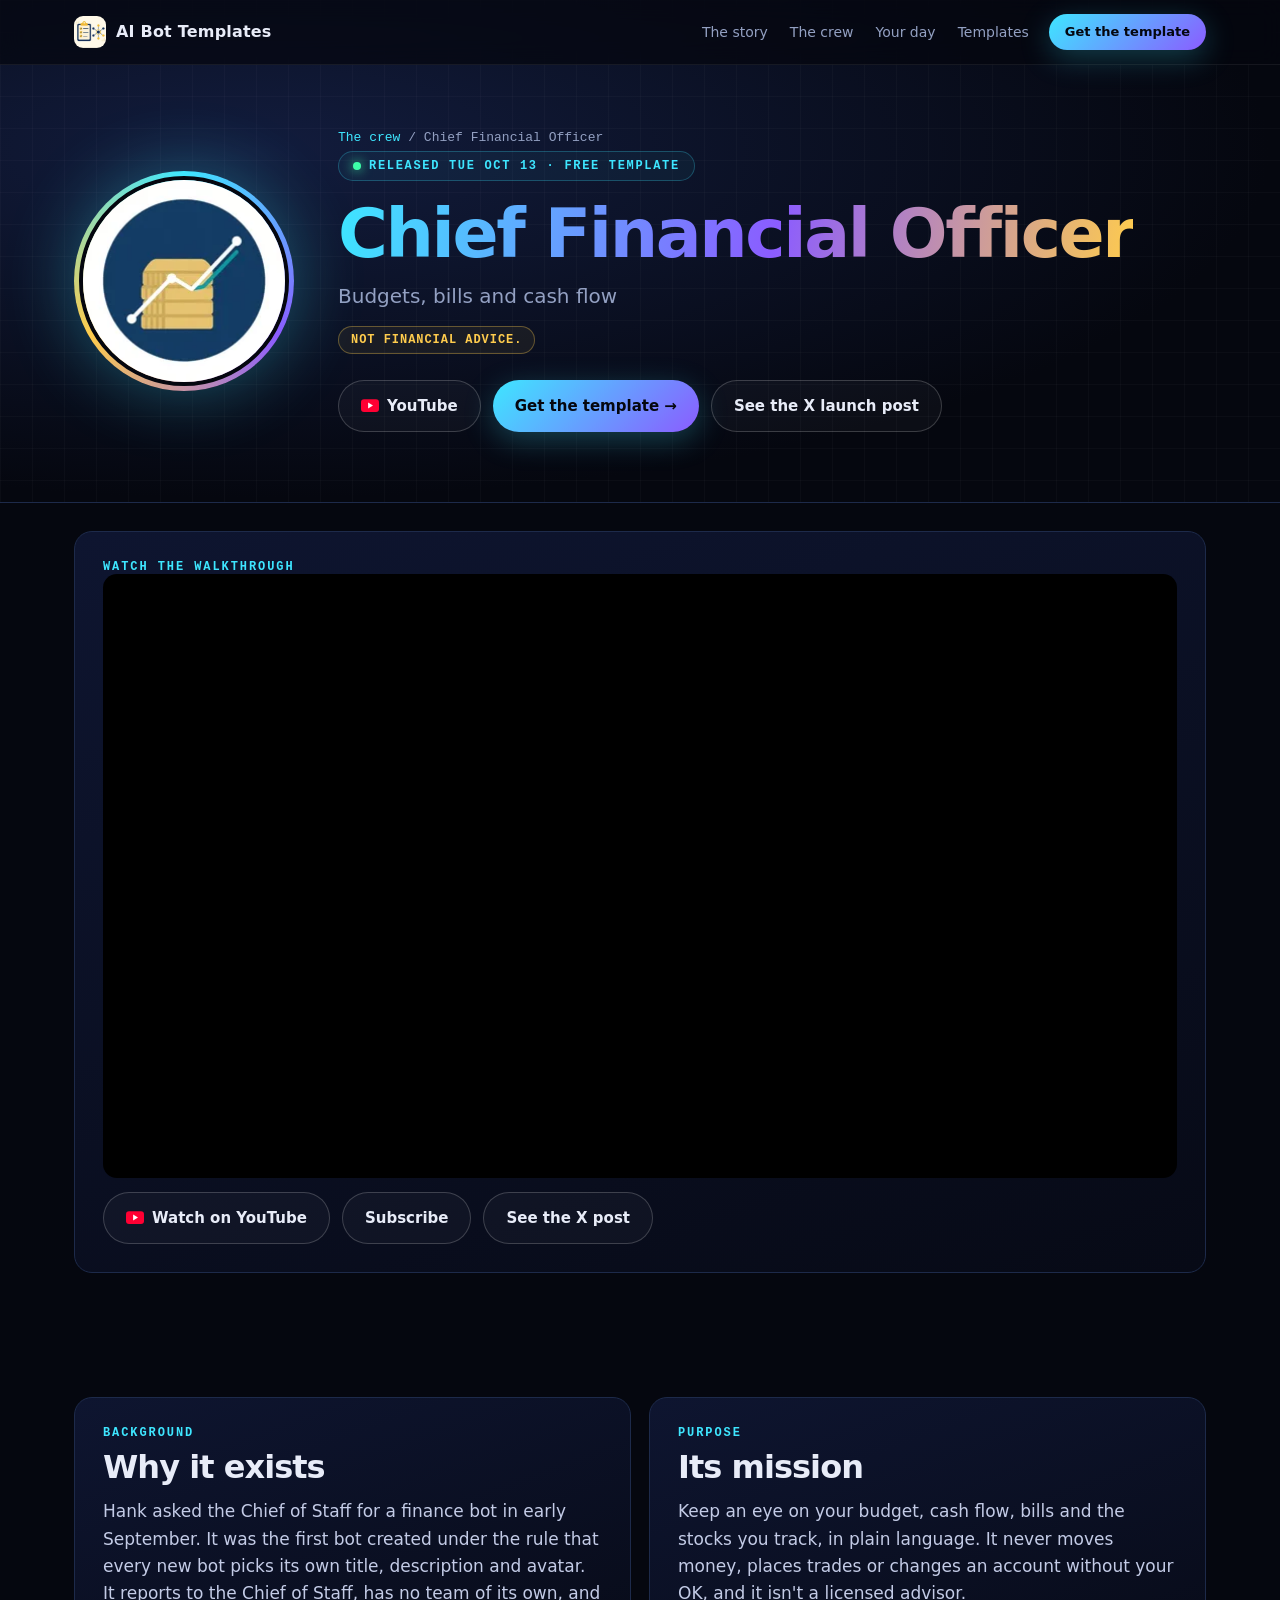
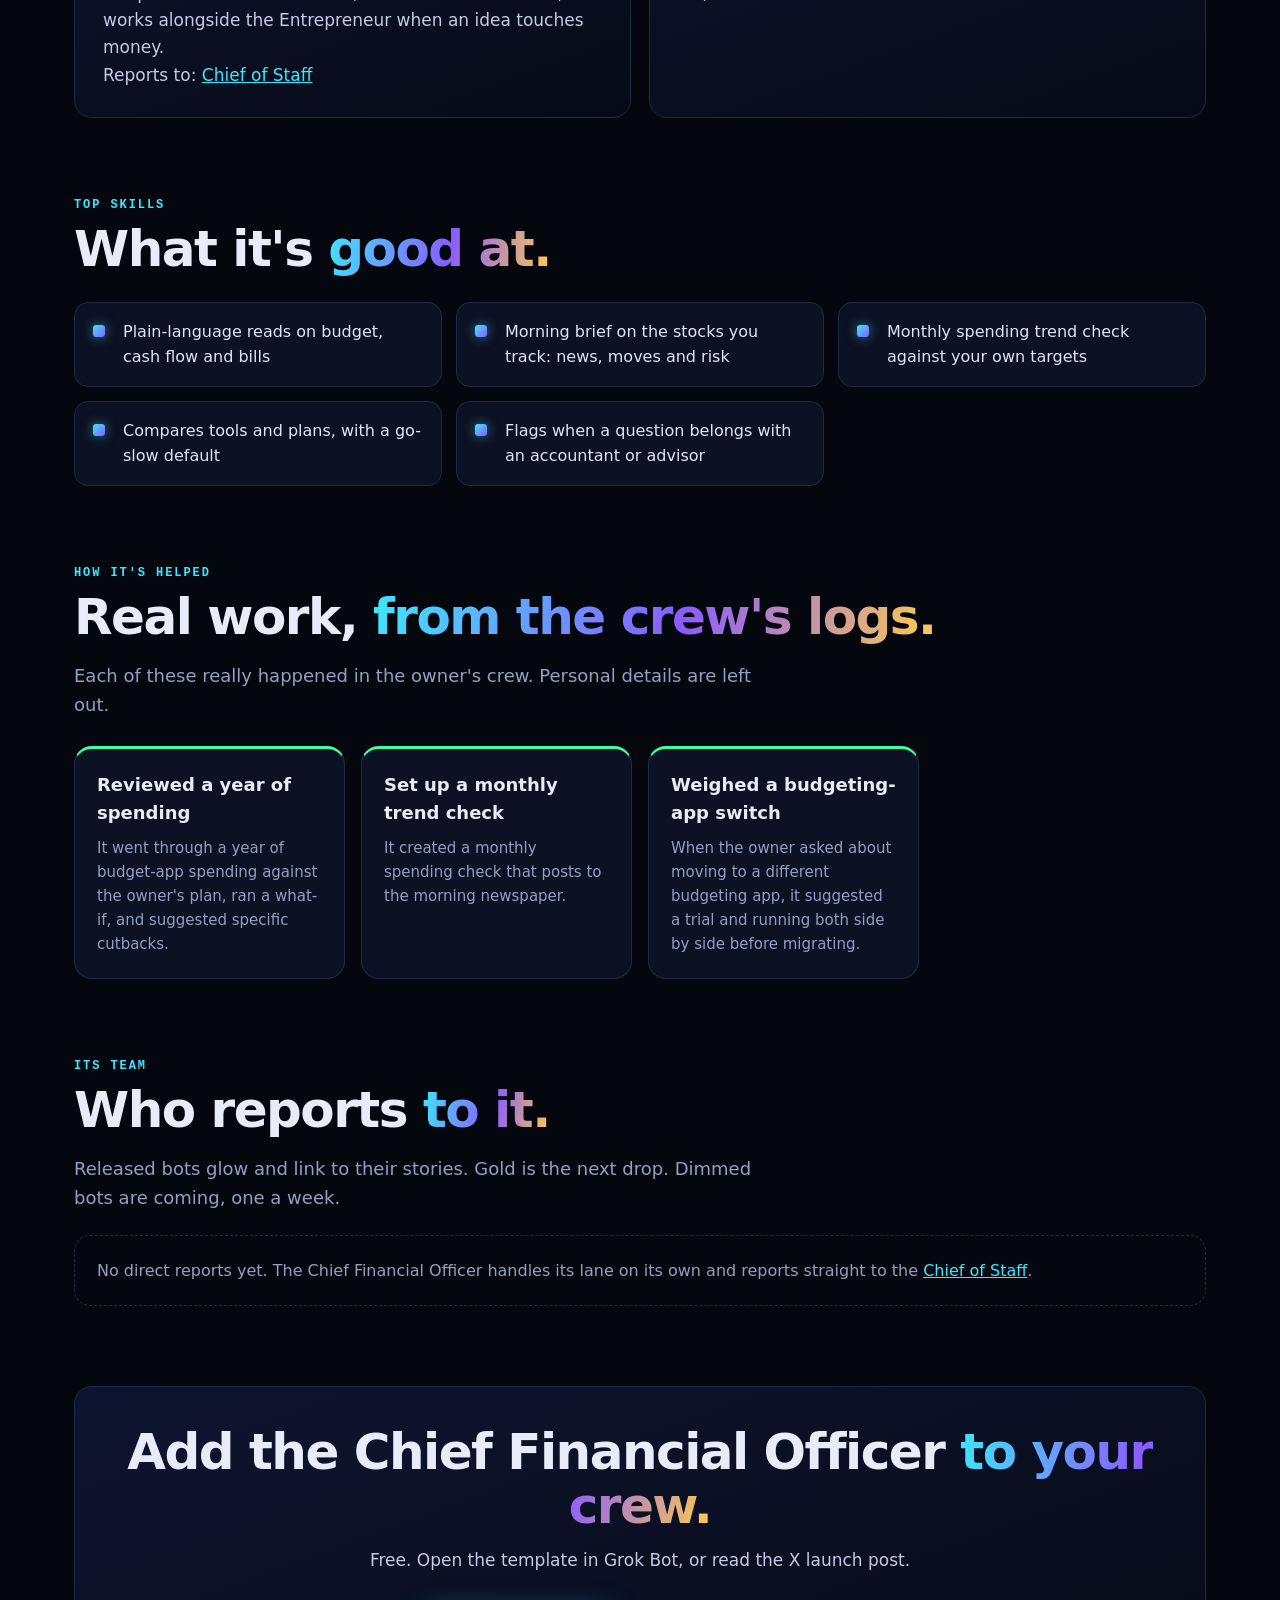
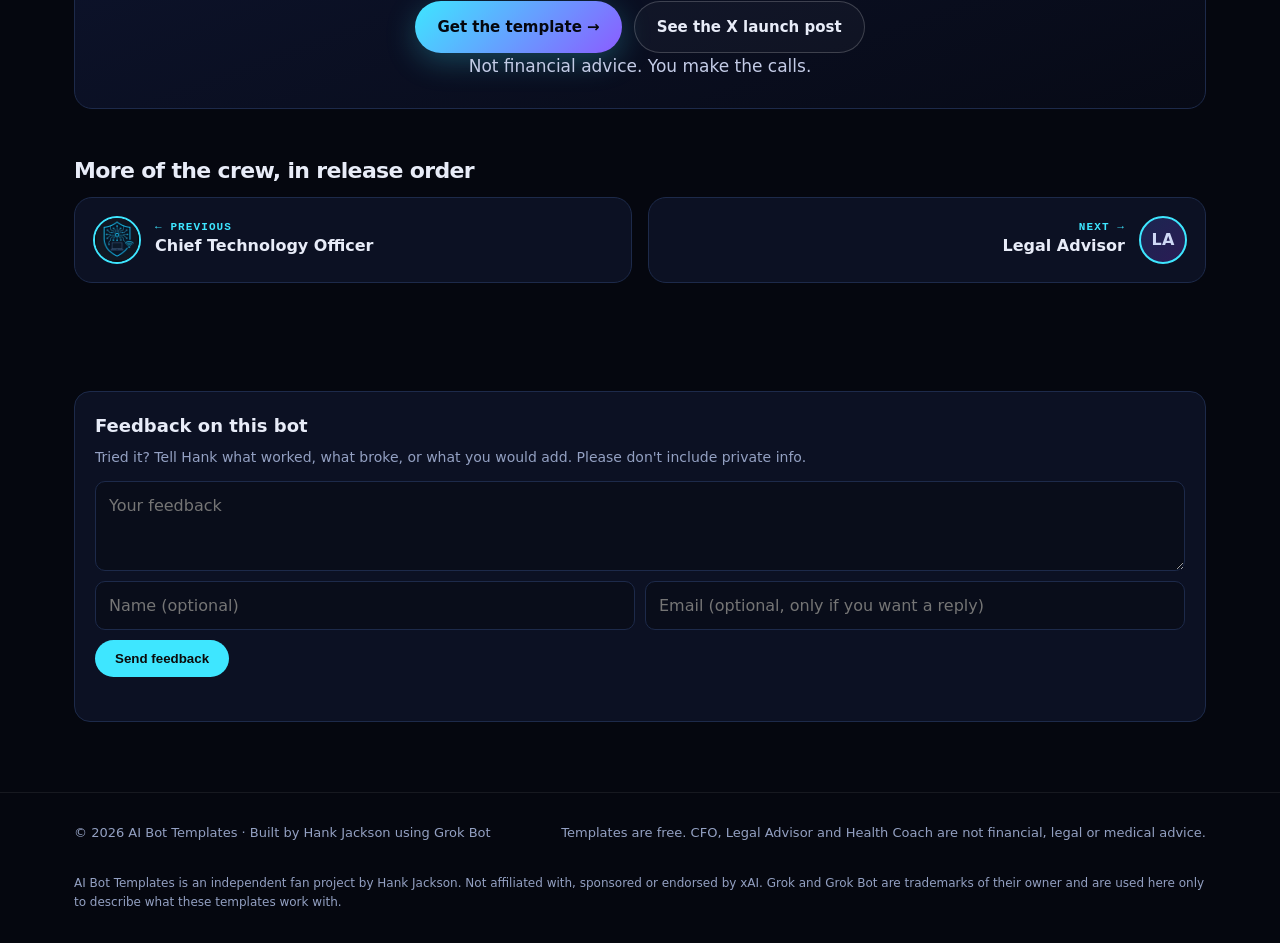
<file: bots/chief-financial-officer/index.html>
<!doctype html>
<html lang="en">
<head>
<meta charset="utf-8">
<meta name="viewport" content="width=device-width,initial-scale=1">
<title>Chief Financial Officer: its story · AI Bot Templates</title>
<meta name="description" content="The story of the Chief Financial Officer bot: why Hank built it, its purpose, top skills and team. Free Grok Bot template.">
<meta name="robots" content="noindex,nofollow">
<meta name="theme-color" content="#05070f">
<link rel="canonical" href="https://aibottemplates.com/bots/chief-financial-officer/">
<link rel="icon" href="../../assets/hank-s-chief-of-staff.webp">
<style>
:root{--bg:#05070f;--bg2:#0a0f1f;--card:#0e1428cc;--line:#1d2a4a;--tx:#e8ecf8;--mu:#93a0c2;--c1:#3ee6ff;--c2:#8b5cff;--c3:#ffcc4d;--ok:#3dffa8;--r:18px}
*{box-sizing:border-box}html{scroll-behavior:smooth}
body{margin:0;background:var(--bg);color:var(--tx);font:16px/1.6 ui-sans-serif,system-ui,-apple-system,"Segoe UI",Roboto,Inter,sans-serif;-webkit-font-smoothing:antialiased;overflow-x:hidden}
a{color:inherit}img{display:block;max-width:100%}
.wrap{max-width:1180px;margin:0 auto;padding:0 24px}
.skip{position:absolute;left:-999px}.skip:focus{left:12px;top:12px;z-index:99;background:#fff;color:#000;padding:8px 12px;border-radius:8px}
:focus-visible{outline:2px solid var(--c1);outline-offset:3px;border-radius:6px}
nav{position:fixed;inset:0 0 auto;z-index:20;backdrop-filter:blur(12px);background:#05070fb3;border-bottom:1px solid #ffffff10}
nav .wrap{display:flex;align-items:center;gap:20px;height:64px}
.brand{display:flex;align-items:center;gap:10px;font-weight:800;letter-spacing:.2px;text-decoration:none}
.brand img{width:32px;height:32px;border-radius:9px}
nav .links{margin-left:auto;display:flex;gap:22px;font-size:14px;color:var(--mu)}
nav .links a{text-decoration:none}nav .links a:hover{color:var(--tx)}
.btn{display:inline-flex;align-items:center;gap:8px;padding:13px 22px;border-radius:999px;font-weight:700;text-decoration:none;transition:transform .2s,box-shadow .2s;font-size:15px;border:0;cursor:pointer}
.btn.p{background:linear-gradient(135deg,var(--c1),var(--c2));color:#05070f;box-shadow:0 8px 30px #3ee6ff40}
.btn.p:hover{transform:translateY(-2px);box-shadow:0 12px 40px #8b5cff60}
.btn.g{border:1px solid #ffffff30;color:var(--tx);background:#ffffff08}.btn.g:hover{background:#ffffff14}
.btn.sm{padding:8px 16px;font-size:13px}
.eyebrow{display:inline-flex;align-items:center;gap:8px;font:600 12px/1 ui-monospace,SFMono-Regular,Menlo,monospace;letter-spacing:.14em;text-transform:uppercase;color:var(--c1);padding:8px 14px;border:1px solid #3ee6ff40;border-radius:999px;background:#3ee6ff0d}
.dot{width:8px;height:8px;border-radius:50%;background:var(--ok);box-shadow:0 0 12px var(--ok);animation:pulse 2s infinite}
@keyframes pulse{50%{opacity:.35}}
.grad{background:linear-gradient(100deg,var(--c1),var(--c2) 55%,var(--c3));-webkit-background-clip:text;background-clip:text;color:transparent}
section{padding:110px 0;scroll-margin-top:72px}
.kicker{font:600 12px ui-monospace,Menlo,monospace;letter-spacing:.16em;text-transform:uppercase;color:var(--c1)}
h2{font-size:clamp(30px,4vw,50px);line-height:1.08;letter-spacing:-.03em;margin:10px 0 14px;font-weight:800}
.sub{color:var(--mu);max-width:680px;font-size:18px}
.reveal{opacity:0;transform:translateY(26px);transition:opacity .8s,transform .8s}.reveal.in{opacity:1;transform:none}
.node{position:relative;display:flex;flex-direction:column;align-items:center;text-align:center;gap:6px}
.av{width:64px;height:64px;border-radius:50%;object-fit:cover;background:#0d1430;border:2px solid #2a3a66;flex:none}
.node.live .av{border-color:var(--c1);box-shadow:0 0 0 4px #3ee6ff1f,0 0 26px #3ee6ff66}
.node.next .av{border-color:var(--c3);box-shadow:0 0 0 4px #ffcc4d22,0 0 26px #ffcc4d66;animation:nextp 2.2s infinite}
@keyframes nextp{50%{box-shadow:0 0 0 8px #ffcc4d10,0 0 36px #ffcc4d99}}
.node.dim .av{filter:grayscale(1) brightness(.45);border-style:dashed}
.node .nm{font-size:13px;font-weight:650;line-height:1.2;max-width:110px}
.node.dim .nm{color:#6b7799}
.node .st{font:600 10px ui-monospace,monospace;letter-spacing:.08em;text-transform:uppercase;color:var(--ok)}
.node.next .st{color:var(--c3)}.node.dim .st{color:#55607f}
.cos{display:flex;justify-content:center;position:relative}
.cos .av{width:96px;height:96px}
.trunk{width:2px;height:28px;margin:8px auto 0;background:linear-gradient(var(--c1),#3ee6ff40)}
.directs{display:grid;grid-template-columns:repeat(8,1fr);gap:10px;position:relative;padding-top:28px;border-top:2px solid #3ee6ff40;margin:0 4%}
.directs>.col{position:relative;display:flex;flex-direction:column;align-items:center;gap:12px}
.directs>.col:before{content:"";position:absolute;top:-28px;left:50%;width:2px;height:28px;background:#3ee6ff40}
.team{display:flex;flex-direction:column;gap:10px;align-items:center;padding-top:12px;border-top:1px dashed #2a3a66;width:100%}
.team .av{width:40px;height:40px}.team .nm{font-size:11px;font-weight:500}
.team .node{gap:3px}
.badge{display:grid;place-items:center;font-weight:800;color:#cfd8f5;letter-spacing:.02em;background:linear-gradient(135deg,#1b2650,#2b1b55)}
.pill{font:600 11px ui-monospace,monospace;letter-spacing:.08em;text-transform:uppercase;padding:4px 10px;border-radius:999px;background:#3dffa81a;color:var(--ok);width:max-content}
.card.next .pill{background:#ffcc4d22;color:var(--c3)}
footer{border-top:1px solid #ffffff12;padding:30px 0;color:var(--mu);font-size:13px}
footer .wrap{display:flex;justify-content:space-between;gap:20px;flex-wrap:wrap}
@media (max-width:980px){.hero .wrap{grid-template-columns:1fr}.orbit{max-width:340px}.stats{grid-template-columns:repeat(2,1fr)}.story,.vals{grid-template-columns:1fr}.day{grid-template-columns:1fr}
 .directs{grid-template-columns:repeat(4,1fr);row-gap:30px;border-top:0}.directs>.col:before{display:none}.trunk{display:none}nav .links{display:none}}
@media (max-width:560px){.wrap{padding:0 18px}section{padding:80px 0}.directs{grid-template-columns:repeat(2,1fr)}.hero{padding-top:96px}.stat .n{font-size:36px}.orbit{max-width:280px}nav .btn{display:none}.lane{min-height:0}}
@media (prefers-reduced-motion:reduce){*,*:before,*:after{animation:none!important;transition:none!important}.reveal{opacity:1;transform:none}.bots .task{opacity:1;transform:none}}


.bh{position:relative;padding:130px 0 70px;overflow:hidden;border-bottom:1px solid var(--line);background:radial-gradient(ellipse at 20% 30%,#121c3d,#05070f 70%)}
.bh:before{content:"";position:absolute;inset:0;background-image:linear-gradient(#ffffff06 1px,transparent 1px),linear-gradient(90deg,#ffffff06 1px,transparent 1px);background-size:32px 32px;pointer-events:none}
.bh .wrap{position:relative;display:grid;grid-template-columns:auto 1fr;gap:44px;align-items:center}
.ring{position:relative;width:220px;height:220px;border-radius:50%;padding:5px;background:conic-gradient(var(--c1),var(--c2),var(--c3),var(--c1));box-shadow:0 0 70px #3ee6ff55}
.ring .av{width:100%;height:100%;border:4px solid var(--bg)}.ring .badge{font-size:64px}
.bh h1{font-size:clamp(38px,5.4vw,68px);line-height:1.04;letter-spacing:-.035em;margin:18px 0 10px;font-weight:850}
.bh .role{font-size:20px;color:var(--mu)}
.crumbs{font:500 13px ui-monospace,Menlo,monospace;color:var(--mu);margin-bottom:6px}.crumbs a{color:var(--c1);text-decoration:none}
.disc{display:inline-block;margin-top:14px;font:600 12px ui-monospace,monospace;letter-spacing:.08em;text-transform:uppercase;color:var(--c3);border:1px solid #ffcc4d55;border-radius:999px;padding:6px 12px;background:#ffcc4d10}
.ctas{display:flex;flex-wrap:wrap;gap:12px;margin:26px 0 0}
section{padding:70px 0}
.grid2{display:grid;grid-template-columns:1fr 1fr;gap:18px;margin-top:26px}
.panel{border:1px solid var(--line);border-radius:var(--r);padding:28px;background:linear-gradient(160deg,#0e1530,#070a16)}
.panel p{color:#c3cbe6;margin:0;font-size:17px}
.skills{list-style:none;padding:0;margin:26px 0 0;display:grid;grid-template-columns:repeat(auto-fill,minmax(300px,1fr));gap:14px}
.skills li{border:1px solid var(--line);border-radius:14px;padding:16px 18px 16px 48px;background:var(--card);position:relative;color:#dfe5f7}
.skills li:before{content:"";position:absolute;left:18px;top:22px;width:12px;height:12px;border-radius:3px;background:linear-gradient(135deg,var(--c1),var(--c2));box-shadow:0 0 12px #3ee6ff88}
.exs{display:grid;grid-template-columns:repeat(auto-fill,minmax(260px,1fr));gap:16px;margin-top:26px}
.ex{border:1px solid var(--line);border-radius:var(--r);padding:22px;background:var(--card);border-top:3px solid var(--ok)}
.ex h3{margin:0 0 8px;font-size:18px}.ex p{margin:0;color:var(--mu);font-size:15px}
.teamg{display:grid;grid-template-columns:repeat(auto-fill,minmax(160px,1fr));gap:14px;margin-top:26px}
.tm{border:1px solid var(--line);border-radius:16px;padding:18px 12px;background:var(--card);display:flex;flex-direction:column;align-items:center;gap:8px;text-align:center;text-decoration:none}
.tm .av{width:64px;height:64px}.tm.live .av{border-color:var(--c1);box-shadow:0 0 0 4px #3ee6ff1f,0 0 22px #3ee6ff66}
.tm.next .av{border-color:var(--c3);box-shadow:0 0 0 4px #ffcc4d22,0 0 22px #ffcc4d66}.tm.dim .av{filter:grayscale(1) brightness(.5);border-style:dashed}
.tm b{font-size:14px}.tm .st{font:600 10px ui-monospace,monospace;letter-spacing:.08em;text-transform:uppercase;color:var(--ok)}
.tm.next .st{color:var(--c3)}.tm.dim .st{color:#55607f}.tm.dim b{color:#8390b3}a.tm:hover{border-color:#3ee6ff80;transform:translateY(-3px)}a.tm{transition:transform .2s,border-color .2s}
.empty{margin-top:22px;color:var(--mu);border:1px dashed var(--line);border-radius:16px;padding:22px}
.pn{display:grid;grid-template-columns:1fr 1fr;gap:16px;margin-top:10px}
.pn a{display:flex;align-items:center;gap:14px;border:1px solid var(--line);border-radius:var(--r);padding:18px;background:var(--card);text-decoration:none;transition:border-color .2s}
.pn a:hover{border-color:#3ee6ff80}.pn .av{width:48px;height:48px;border-color:var(--c1)}.pn small{display:block;font:600 11px ui-monospace,monospace;letter-spacing:.1em;color:var(--c1);text-transform:uppercase}
.pn .nx{justify-content:flex-end;text-align:right}
.note{font-size:13px;color:#6b7799;margin-top:14px}
@media (max-width:860px){.bh .wrap{grid-template-columns:1fr}.ring{width:160px;height:160px}.grid2,.pn{grid-template-columns:1fr}}

</style>
<link rel="stylesheet" href="../../assets/community.css"><style>:root{--cm-line:#1d2a4a;--cm-card:#0e1428cc;--cm-mute:#93a0c2;--cm-accent:#3ee6ff}</style>
</head>
<body>
<a class="skip" href="#main">Skip to content</a>
<nav aria-label="Primary"><div class="wrap">
 <a class="brand" href="../../"><img src="../../assets/hank-s-chief-of-staff.webp" alt="" width="32" height="32">AI Bot Templates</a>
 <div class="links"><a href="../../#story">The story</a><a href="../../#crew">The crew</a><a href="../../#day">Your day</a><a href="../../#templates">Templates</a></div>
 <a class="btn p sm" href="https://x.ai/bot/WV324ip4rhNCbkRyhEmdH" rel="noopener">Get the template</a>
</div></nav>
<header class="bh"><div class="wrap">
 <div class="ring"><img class="av" src="../../assets/chief-financial-officer.webp" alt="" width="64" height="64"></div>
 <div>
  <div class="crumbs"><a href="../../#crew">The crew</a> / Chief Financial Officer</div>
  <span class="eyebrow"><span class="dot"></span>Released Tue Oct 13 · Free template</span>
  <h1><span class="grad">Chief Financial Officer</span></h1>
  <div class="role">Budgets, bills and cash flow</div>
  <span class="disc">Not financial advice.</span>
  <div class="ctas"><a class="btn g yt-channel" data-live="1" href="https://www.youtube.com/@AIBotTemplates" rel="noopener"><svg width="18" height="13" viewBox="0 0 24 17" aria-hidden="true" style="vertical-align:-2px"><rect width="24" height="17" rx="4" fill="#ff0033"/><path d="M9.5 4.5v8l6.5-4z" fill="#fff"/></svg> YouTube</a><a class="btn p" href="https://x.ai/bot/WV324ip4rhNCbkRyhEmdH" rel="noopener">Get the template →</a><a class="btn g" href="https://x.com/hjackson2/status/2110192926928015452" rel="noopener">See the X launch post</a></div>
 </div>
</div></header>
<!-- YT-SLOT: paste the 11-char video id into data-yt-id after Hank approves the upload -->
<section class="wrap yt-slot" data-yt-id="x-Yc7TcodLM" data-title="Chief Financial Officer walkthrough" hidden style="margin:28px auto"><div class="panel"><div class="kicker">Watch the walkthrough</div><div class="yt-frame" style="position:relative;aspect-ratio:16/9;border-radius:14px;overflow:hidden;background:#000"></div><div class="ctas" style="margin-top:14px"><a class="btn g yt-watch" href="https://www.youtube.com/@AIBotTemplates" rel="noopener"><svg width="18" height="13" viewBox="0 0 24 17" aria-hidden="true" style="vertical-align:-2px"><rect width="24" height="17" rx="4" fill="#ff0033"/><path d="M9.5 4.5v8l6.5-4z" fill="#fff"/></svg> Watch on YouTube</a><a class="btn g" href="https://www.youtube.com/@AIBotTemplates?sub_confirmation=1" rel="noopener">Subscribe</a><a class="btn g" href="https://x.com/hjackson2/status/2110192926928015452" rel="noopener">See the X post</a></div></div></section>
<main id="main">
<section><div class="wrap">
 <div class="grid2">
  <div class="panel"><div class="kicker">Background</div><h2 style="font-size:32px">Why it exists</h2><p>Hank asked the Chief of Staff for a finance bot in early September. It was the first bot created under the rule that every new bot picks its own title, description and avatar. It reports to the Chief of Staff, has no team of its own, and works alongside the Entrepreneur when an idea touches money.</p><p class="note">Reports to: <a href="../chief-of-staff/" style="color:var(--c1)">Chief of Staff</a></p></div>
  <div class="panel"><div class="kicker">Purpose</div><h2 style="font-size:32px">Its mission</h2><p>Keep an eye on your budget, cash flow, bills and the stocks you track, in plain language. It never moves money, places trades or changes an account without your OK, and it isn&#x27;t a licensed advisor.</p></div>
 </div>
</div></section>
<section style="padding-top:10px"><div class="wrap">
 <div class="kicker">Top skills</div><h2>What it's <span class="grad">good at.</span></h2>
 <ul class="skills"><li>Plain-language reads on budget, cash flow and bills</li><li>Morning brief on the stocks you track: news, moves and risk</li><li>Monthly spending trend check against your own targets</li><li>Compares tools and plans, with a go-slow default</li><li>Flags when a question belongs with an accountant or advisor</li></ul>
</div></section>
<section style="padding-top:10px"><div class="wrap"><div class="kicker">How it's helped</div><h2>Real work, <span class="grad">from the crew's logs.</span></h2><p class="sub">Each of these really happened in the owner's crew. Personal details are left out.</p><div class="exs"><div class="ex"><h3>Reviewed a year of spending</h3><p>It went through a year of budget-app spending against the owner&#x27;s plan, ran a what-if, and suggested specific cutbacks.</p></div><div class="ex"><h3>Set up a monthly trend check</h3><p>It created a monthly spending check that posts to the morning newspaper.</p></div><div class="ex"><h3>Weighed a budgeting-app switch</h3><p>When the owner asked about moving to a different budgeting app, it suggested a trial and running both side by side before migrating.</p></div></div></div></section>
<section style="padding-top:10px"><div class="wrap">
 <div class="kicker">Its team</div><h2>Who reports <span class="grad">to it.</span></h2>
 <p class="sub">Released bots glow and link to their stories. Gold is the next drop. Dimmed bots are coming, one a week.</p>
 <div class="empty">No direct reports yet. The Chief Financial Officer handles its lane on its own and reports straight to the <a href="../chief-of-staff/" style="color:var(--c1)">Chief of Staff</a>.</div>
</div></section>
<section style="padding-top:10px"><div class="wrap">
 <div class="panel" style="text-align:center"><h2>Add the Chief Financial Officer <span class="grad">to your crew.</span></h2><p class="sub" style="margin:0 auto 6px">Free. Open the template in Grok Bot, or read the X launch post.</p>
 <div class="ctas" style="justify-content:center"><a class="btn p" href="https://x.ai/bot/WV324ip4rhNCbkRyhEmdH" rel="noopener">Get the template →</a><a class="btn g" href="https://x.com/hjackson2/status/2110192926928015452" rel="noopener">See the X launch post</a></div><p class="note">Not financial advice. You make the calls.</p></div>
 <h2 style="font-size:22px;margin-top:50px">More of the crew, in release order</h2>
 <div class="pn"><a href="../chief-technology-officer/"><img class="av" src="../../assets/chief-technology-officer.webp" alt="" width="64" height="64"><div><small>← Previous</small><b>Chief Technology Officer</b></div></a><a class="nx" href="../legal-advisor/"><div><small>Next →</small><b>Legal Advisor</b></div><span class="av badge" aria-hidden="true">LA</span></a></div>
</div></section>
</main>
<section style="padding-top:10px"><div class="wrap"><div class="cm-box"><h3>Feedback on this bot</h3><p class="cm-sub">Tried it? Tell Hank what worked, what broke, or what you would add. Please don&#39;t include private info.</p><form data-cm="feedback"><label class="cm-hp" aria-hidden="true">Leave blank<input name="website" tabindex="-1" autocomplete="off"></label><input type="hidden" name="context" value="Chief Financial Officer"><textarea name="message" required maxlength="2000" placeholder="Your feedback"></textarea><div class="cm-row"><input name="name" maxlength="80" placeholder="Name (optional)"><input name="email" type="email" maxlength="120" placeholder="Email (optional, only if you want a reply)"></div><button type="submit">Send feedback</button><div class="cm-msg" role="status"></div></form></div></div></section>
<footer><div class="wrap"><span>© 2026 AI Bot Templates · Built by Hank Jackson using Grok Bot</span><span>Templates are free. CFO, Legal Advisor and Health Coach are not financial, legal or medical advice.</span><p style="font-size:12px;color:var(--mu);margin:10px 0 0;flex-basis:100%">AI Bot Templates is an independent fan project by Hank Jackson. Not affiliated with, sponsored or endorsed by xAI. Grok and Grok Bot are trademarks of their owner and are used here only to describe what these templates work with.</p></div></footer>
<script>window.CM_CONFIG={turnstileSiteKey:""};</script><script src="../../assets/community.js" defer></script>
<script>/* YouTube slots: set data-yt-id on .yt-slot to show; hidden while empty */
document.querySelectorAll('.yt-slot').forEach(function(s){var id=(s.dataset.ytId||'').trim();if(!/^[\w-]{11}$/.test(id)){s.hidden=true;return;}s.hidden=false;s.querySelector('.yt-frame').innerHTML='<iframe src="https://www.youtube-nocookie.com/embed/'+id+'" title="'+(s.dataset.title||'Walkthrough video')+'" loading="lazy" allow="accelerometer;encrypted-media;picture-in-picture" allowfullscreen style="position:absolute;inset:0;width:100%;height:100%;border:0"></iframe>';});
document.querySelectorAll('.yt-channel').forEach(function(a){if(!a.dataset.live)a.hidden=true;});</script>
<!-- Cloudflare Web Analytics --><script type='module' src='https://static.cloudflareinsights.com/beacon.min.js' data-cf-beacon='{"token": "3c69864318694514938088a33fb11db5"}'></script><!-- End Cloudflare Web Analytics -->
</body>
</html>
</file>
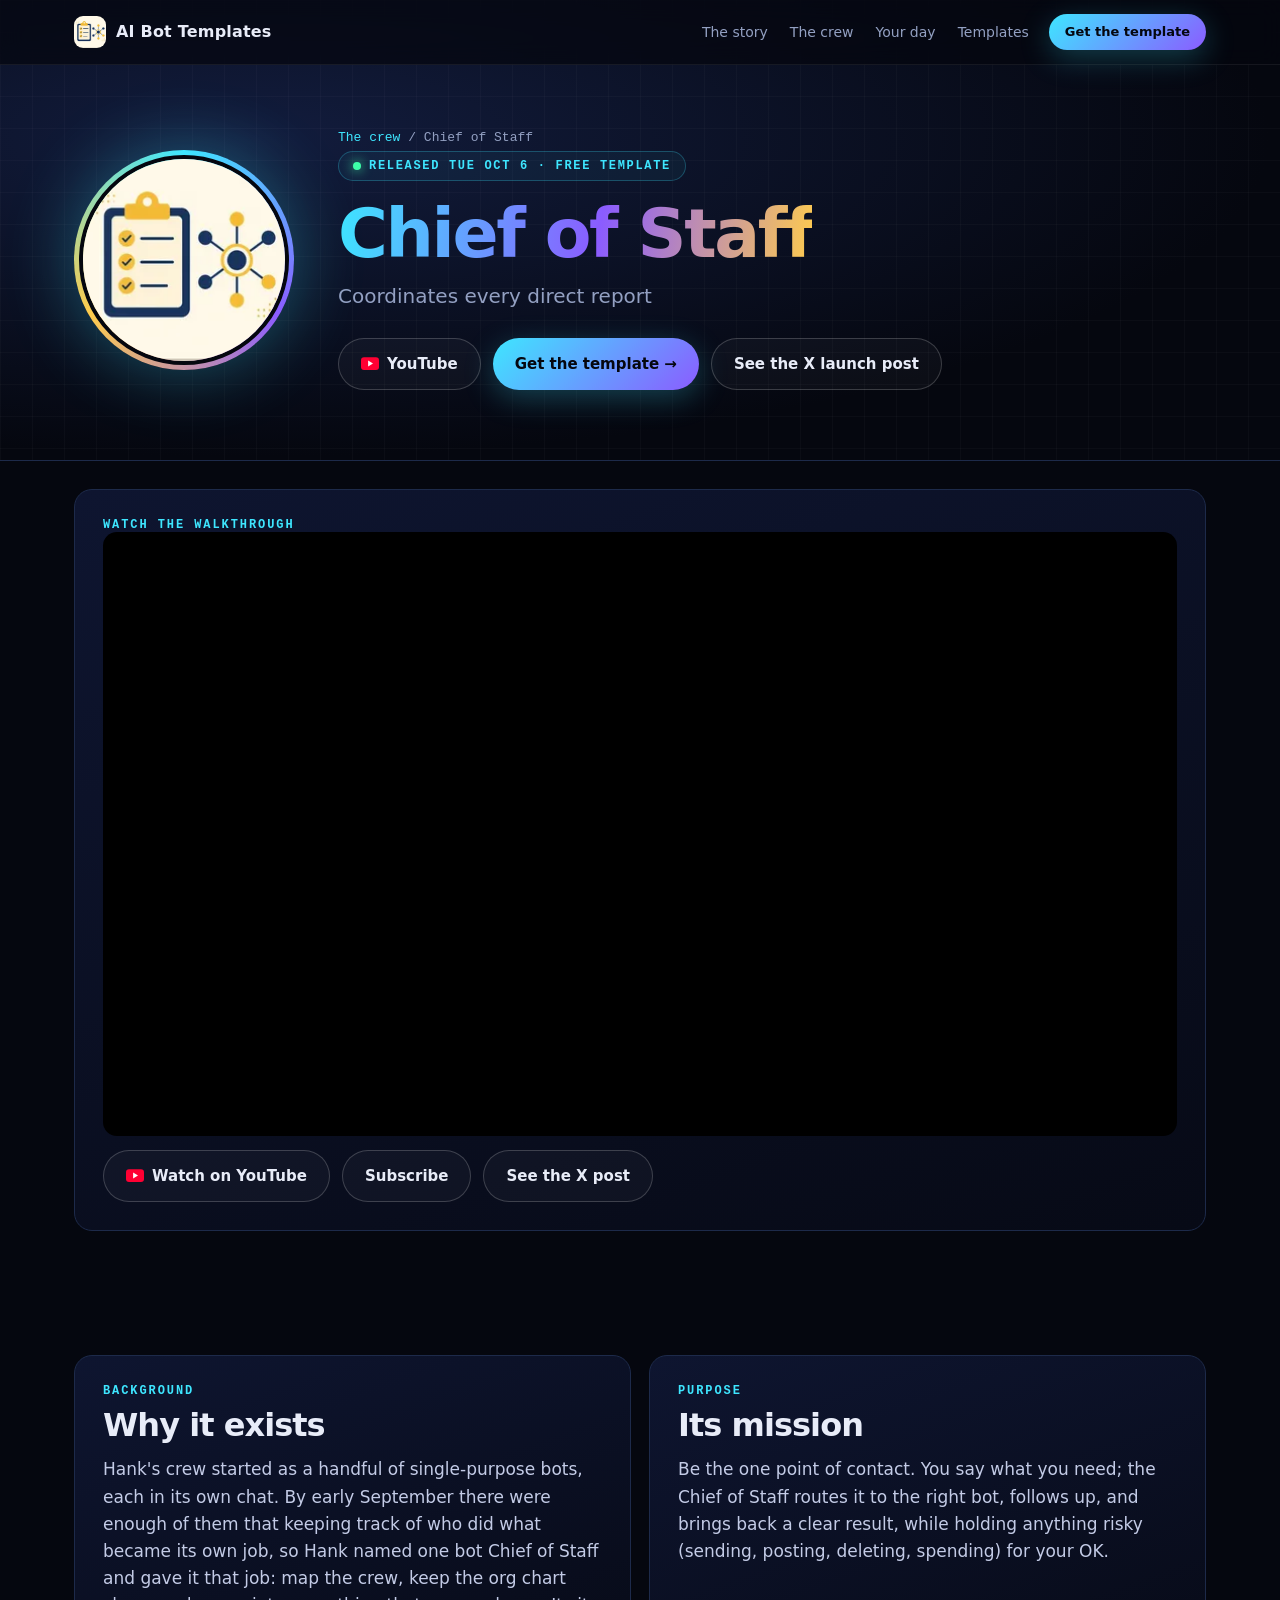
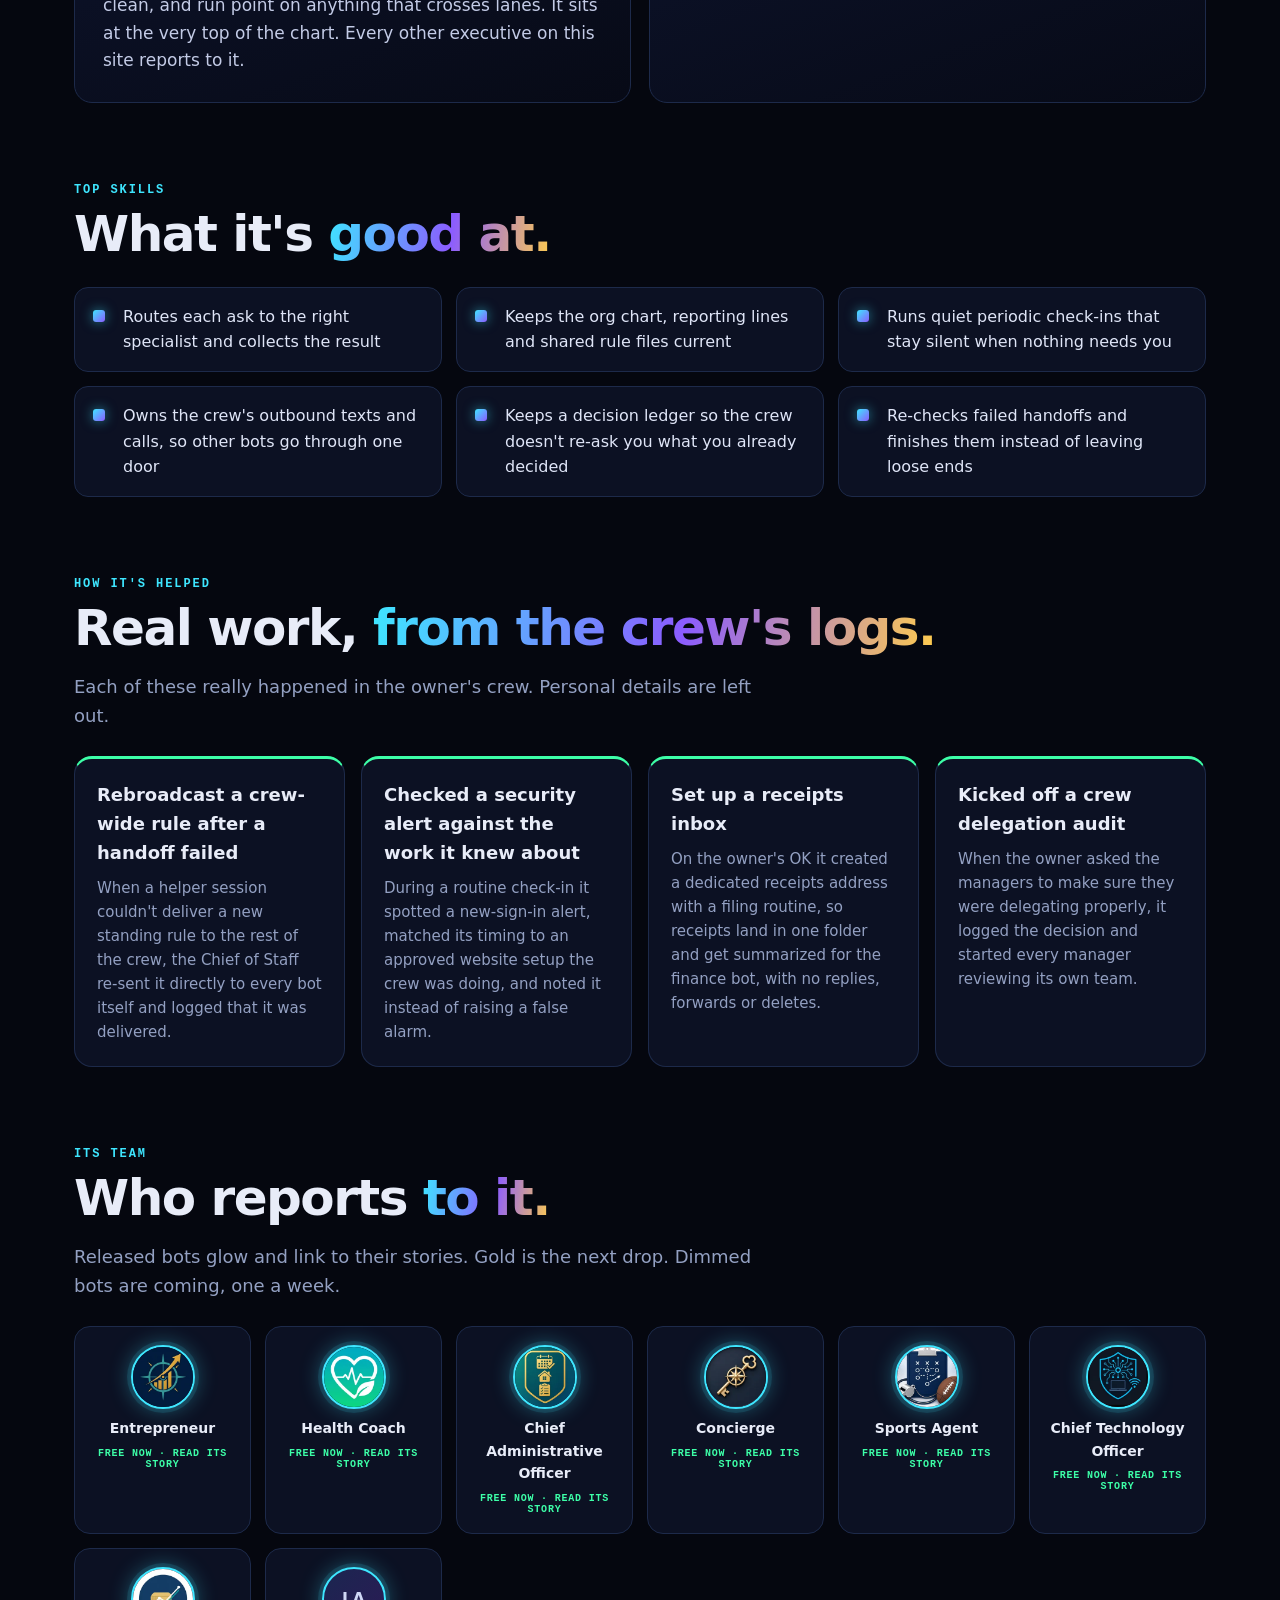
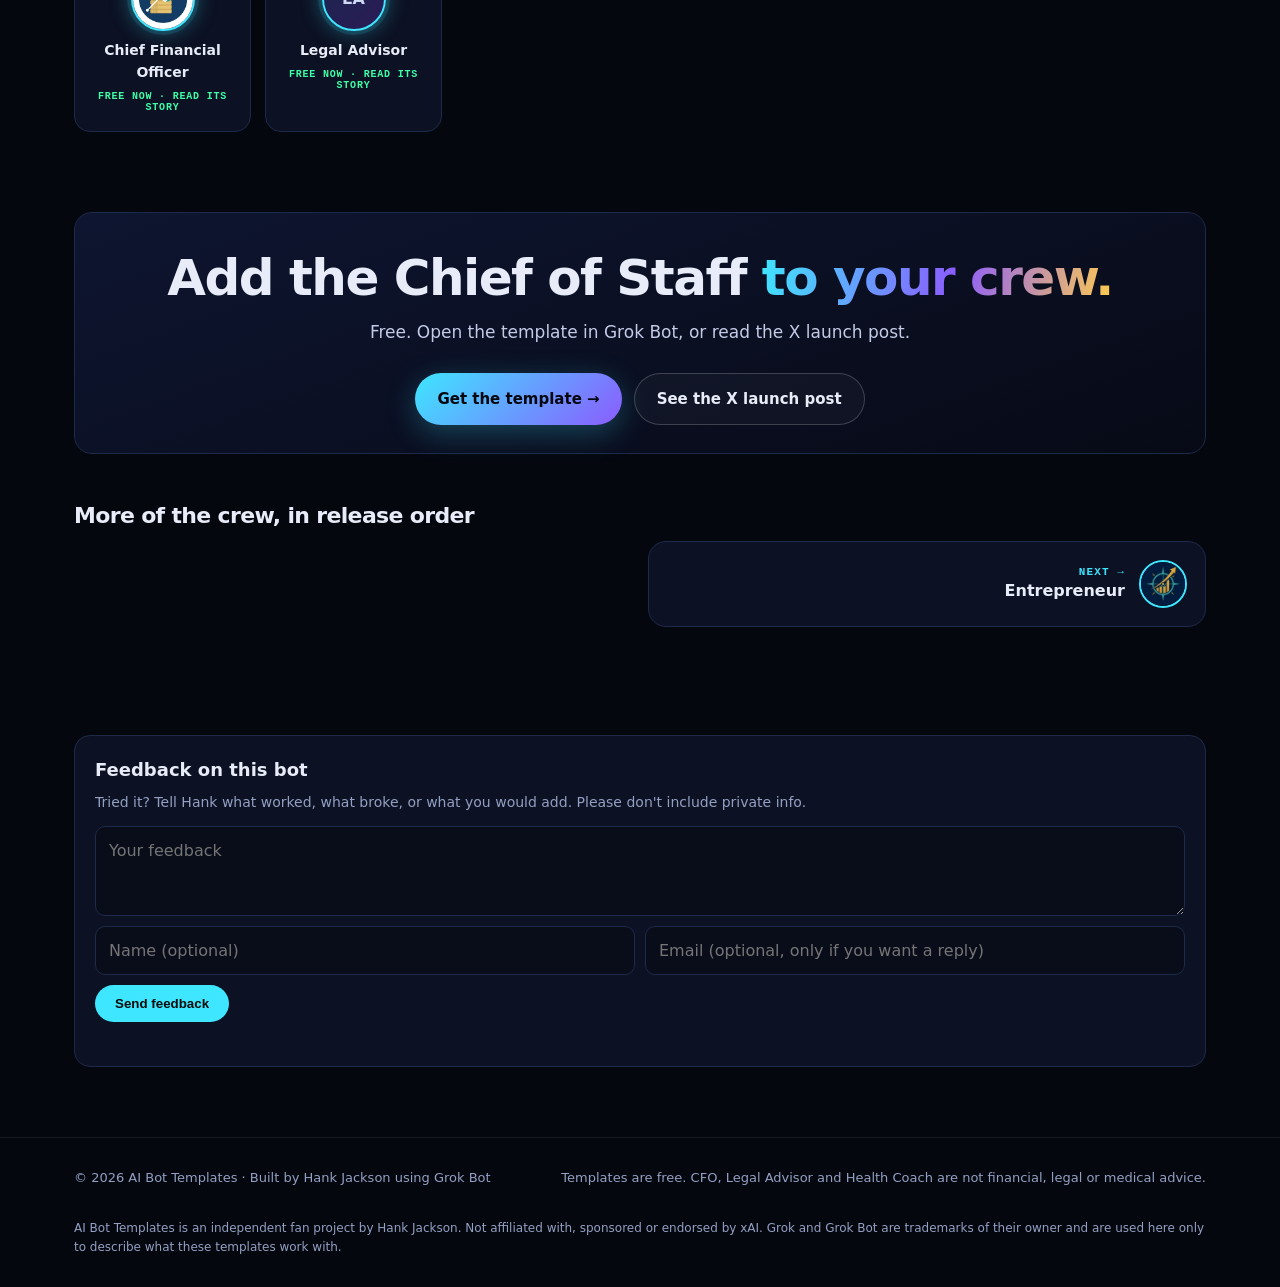
<file: bots/chief-of-staff/index.html>
<!doctype html>
<html lang="en">
<head>
<meta charset="utf-8">
<meta name="viewport" content="width=device-width,initial-scale=1">
<title>Chief of Staff: its story · AI Bot Templates</title>
<meta name="description" content="The story of the Chief of Staff bot: why Hank built it, its purpose, top skills and team. Free Grok Bot template.">
<meta name="robots" content="noindex,nofollow">
<meta name="theme-color" content="#05070f">
<link rel="canonical" href="https://aibottemplates.com/bots/chief-of-staff/">
<link rel="icon" href="../../assets/hank-s-chief-of-staff.webp">
<style>
:root{--bg:#05070f;--bg2:#0a0f1f;--card:#0e1428cc;--line:#1d2a4a;--tx:#e8ecf8;--mu:#93a0c2;--c1:#3ee6ff;--c2:#8b5cff;--c3:#ffcc4d;--ok:#3dffa8;--r:18px}
*{box-sizing:border-box}html{scroll-behavior:smooth}
body{margin:0;background:var(--bg);color:var(--tx);font:16px/1.6 ui-sans-serif,system-ui,-apple-system,"Segoe UI",Roboto,Inter,sans-serif;-webkit-font-smoothing:antialiased;overflow-x:hidden}
a{color:inherit}img{display:block;max-width:100%}
.wrap{max-width:1180px;margin:0 auto;padding:0 24px}
.skip{position:absolute;left:-999px}.skip:focus{left:12px;top:12px;z-index:99;background:#fff;color:#000;padding:8px 12px;border-radius:8px}
:focus-visible{outline:2px solid var(--c1);outline-offset:3px;border-radius:6px}
nav{position:fixed;inset:0 0 auto;z-index:20;backdrop-filter:blur(12px);background:#05070fb3;border-bottom:1px solid #ffffff10}
nav .wrap{display:flex;align-items:center;gap:20px;height:64px}
.brand{display:flex;align-items:center;gap:10px;font-weight:800;letter-spacing:.2px;text-decoration:none}
.brand img{width:32px;height:32px;border-radius:9px}
nav .links{margin-left:auto;display:flex;gap:22px;font-size:14px;color:var(--mu)}
nav .links a{text-decoration:none}nav .links a:hover{color:var(--tx)}
.btn{display:inline-flex;align-items:center;gap:8px;padding:13px 22px;border-radius:999px;font-weight:700;text-decoration:none;transition:transform .2s,box-shadow .2s;font-size:15px;border:0;cursor:pointer}
.btn.p{background:linear-gradient(135deg,var(--c1),var(--c2));color:#05070f;box-shadow:0 8px 30px #3ee6ff40}
.btn.p:hover{transform:translateY(-2px);box-shadow:0 12px 40px #8b5cff60}
.btn.g{border:1px solid #ffffff30;color:var(--tx);background:#ffffff08}.btn.g:hover{background:#ffffff14}
.btn.sm{padding:8px 16px;font-size:13px}
.eyebrow{display:inline-flex;align-items:center;gap:8px;font:600 12px/1 ui-monospace,SFMono-Regular,Menlo,monospace;letter-spacing:.14em;text-transform:uppercase;color:var(--c1);padding:8px 14px;border:1px solid #3ee6ff40;border-radius:999px;background:#3ee6ff0d}
.dot{width:8px;height:8px;border-radius:50%;background:var(--ok);box-shadow:0 0 12px var(--ok);animation:pulse 2s infinite}
@keyframes pulse{50%{opacity:.35}}
.grad{background:linear-gradient(100deg,var(--c1),var(--c2) 55%,var(--c3));-webkit-background-clip:text;background-clip:text;color:transparent}
section{padding:110px 0;scroll-margin-top:72px}
.kicker{font:600 12px ui-monospace,Menlo,monospace;letter-spacing:.16em;text-transform:uppercase;color:var(--c1)}
h2{font-size:clamp(30px,4vw,50px);line-height:1.08;letter-spacing:-.03em;margin:10px 0 14px;font-weight:800}
.sub{color:var(--mu);max-width:680px;font-size:18px}
.reveal{opacity:0;transform:translateY(26px);transition:opacity .8s,transform .8s}.reveal.in{opacity:1;transform:none}
.node{position:relative;display:flex;flex-direction:column;align-items:center;text-align:center;gap:6px}
.av{width:64px;height:64px;border-radius:50%;object-fit:cover;background:#0d1430;border:2px solid #2a3a66;flex:none}
.node.live .av{border-color:var(--c1);box-shadow:0 0 0 4px #3ee6ff1f,0 0 26px #3ee6ff66}
.node.next .av{border-color:var(--c3);box-shadow:0 0 0 4px #ffcc4d22,0 0 26px #ffcc4d66;animation:nextp 2.2s infinite}
@keyframes nextp{50%{box-shadow:0 0 0 8px #ffcc4d10,0 0 36px #ffcc4d99}}
.node.dim .av{filter:grayscale(1) brightness(.45);border-style:dashed}
.node .nm{font-size:13px;font-weight:650;line-height:1.2;max-width:110px}
.node.dim .nm{color:#6b7799}
.node .st{font:600 10px ui-monospace,monospace;letter-spacing:.08em;text-transform:uppercase;color:var(--ok)}
.node.next .st{color:var(--c3)}.node.dim .st{color:#55607f}
.cos{display:flex;justify-content:center;position:relative}
.cos .av{width:96px;height:96px}
.trunk{width:2px;height:28px;margin:8px auto 0;background:linear-gradient(var(--c1),#3ee6ff40)}
.directs{display:grid;grid-template-columns:repeat(8,1fr);gap:10px;position:relative;padding-top:28px;border-top:2px solid #3ee6ff40;margin:0 4%}
.directs>.col{position:relative;display:flex;flex-direction:column;align-items:center;gap:12px}
.directs>.col:before{content:"";position:absolute;top:-28px;left:50%;width:2px;height:28px;background:#3ee6ff40}
.team{display:flex;flex-direction:column;gap:10px;align-items:center;padding-top:12px;border-top:1px dashed #2a3a66;width:100%}
.team .av{width:40px;height:40px}.team .nm{font-size:11px;font-weight:500}
.team .node{gap:3px}
.badge{display:grid;place-items:center;font-weight:800;color:#cfd8f5;letter-spacing:.02em;background:linear-gradient(135deg,#1b2650,#2b1b55)}
.pill{font:600 11px ui-monospace,monospace;letter-spacing:.08em;text-transform:uppercase;padding:4px 10px;border-radius:999px;background:#3dffa81a;color:var(--ok);width:max-content}
.card.next .pill{background:#ffcc4d22;color:var(--c3)}
footer{border-top:1px solid #ffffff12;padding:30px 0;color:var(--mu);font-size:13px}
footer .wrap{display:flex;justify-content:space-between;gap:20px;flex-wrap:wrap}
@media (max-width:980px){.hero .wrap{grid-template-columns:1fr}.orbit{max-width:340px}.stats{grid-template-columns:repeat(2,1fr)}.story,.vals{grid-template-columns:1fr}.day{grid-template-columns:1fr}
 .directs{grid-template-columns:repeat(4,1fr);row-gap:30px;border-top:0}.directs>.col:before{display:none}.trunk{display:none}nav .links{display:none}}
@media (max-width:560px){.wrap{padding:0 18px}section{padding:80px 0}.directs{grid-template-columns:repeat(2,1fr)}.hero{padding-top:96px}.stat .n{font-size:36px}.orbit{max-width:280px}nav .btn{display:none}.lane{min-height:0}}
@media (prefers-reduced-motion:reduce){*,*:before,*:after{animation:none!important;transition:none!important}.reveal{opacity:1;transform:none}.bots .task{opacity:1;transform:none}}


.bh{position:relative;padding:130px 0 70px;overflow:hidden;border-bottom:1px solid var(--line);background:radial-gradient(ellipse at 20% 30%,#121c3d,#05070f 70%)}
.bh:before{content:"";position:absolute;inset:0;background-image:linear-gradient(#ffffff06 1px,transparent 1px),linear-gradient(90deg,#ffffff06 1px,transparent 1px);background-size:32px 32px;pointer-events:none}
.bh .wrap{position:relative;display:grid;grid-template-columns:auto 1fr;gap:44px;align-items:center}
.ring{position:relative;width:220px;height:220px;border-radius:50%;padding:5px;background:conic-gradient(var(--c1),var(--c2),var(--c3),var(--c1));box-shadow:0 0 70px #3ee6ff55}
.ring .av{width:100%;height:100%;border:4px solid var(--bg)}.ring .badge{font-size:64px}
.bh h1{font-size:clamp(38px,5.4vw,68px);line-height:1.04;letter-spacing:-.035em;margin:18px 0 10px;font-weight:850}
.bh .role{font-size:20px;color:var(--mu)}
.crumbs{font:500 13px ui-monospace,Menlo,monospace;color:var(--mu);margin-bottom:6px}.crumbs a{color:var(--c1);text-decoration:none}
.disc{display:inline-block;margin-top:14px;font:600 12px ui-monospace,monospace;letter-spacing:.08em;text-transform:uppercase;color:var(--c3);border:1px solid #ffcc4d55;border-radius:999px;padding:6px 12px;background:#ffcc4d10}
.ctas{display:flex;flex-wrap:wrap;gap:12px;margin:26px 0 0}
section{padding:70px 0}
.grid2{display:grid;grid-template-columns:1fr 1fr;gap:18px;margin-top:26px}
.panel{border:1px solid var(--line);border-radius:var(--r);padding:28px;background:linear-gradient(160deg,#0e1530,#070a16)}
.panel p{color:#c3cbe6;margin:0;font-size:17px}
.skills{list-style:none;padding:0;margin:26px 0 0;display:grid;grid-template-columns:repeat(auto-fill,minmax(300px,1fr));gap:14px}
.skills li{border:1px solid var(--line);border-radius:14px;padding:16px 18px 16px 48px;background:var(--card);position:relative;color:#dfe5f7}
.skills li:before{content:"";position:absolute;left:18px;top:22px;width:12px;height:12px;border-radius:3px;background:linear-gradient(135deg,var(--c1),var(--c2));box-shadow:0 0 12px #3ee6ff88}
.exs{display:grid;grid-template-columns:repeat(auto-fill,minmax(260px,1fr));gap:16px;margin-top:26px}
.ex{border:1px solid var(--line);border-radius:var(--r);padding:22px;background:var(--card);border-top:3px solid var(--ok)}
.ex h3{margin:0 0 8px;font-size:18px}.ex p{margin:0;color:var(--mu);font-size:15px}
.teamg{display:grid;grid-template-columns:repeat(auto-fill,minmax(160px,1fr));gap:14px;margin-top:26px}
.tm{border:1px solid var(--line);border-radius:16px;padding:18px 12px;background:var(--card);display:flex;flex-direction:column;align-items:center;gap:8px;text-align:center;text-decoration:none}
.tm .av{width:64px;height:64px}.tm.live .av{border-color:var(--c1);box-shadow:0 0 0 4px #3ee6ff1f,0 0 22px #3ee6ff66}
.tm.next .av{border-color:var(--c3);box-shadow:0 0 0 4px #ffcc4d22,0 0 22px #ffcc4d66}.tm.dim .av{filter:grayscale(1) brightness(.5);border-style:dashed}
.tm b{font-size:14px}.tm .st{font:600 10px ui-monospace,monospace;letter-spacing:.08em;text-transform:uppercase;color:var(--ok)}
.tm.next .st{color:var(--c3)}.tm.dim .st{color:#55607f}.tm.dim b{color:#8390b3}a.tm:hover{border-color:#3ee6ff80;transform:translateY(-3px)}a.tm{transition:transform .2s,border-color .2s}
.empty{margin-top:22px;color:var(--mu);border:1px dashed var(--line);border-radius:16px;padding:22px}
.pn{display:grid;grid-template-columns:1fr 1fr;gap:16px;margin-top:10px}
.pn a{display:flex;align-items:center;gap:14px;border:1px solid var(--line);border-radius:var(--r);padding:18px;background:var(--card);text-decoration:none;transition:border-color .2s}
.pn a:hover{border-color:#3ee6ff80}.pn .av{width:48px;height:48px;border-color:var(--c1)}.pn small{display:block;font:600 11px ui-monospace,monospace;letter-spacing:.1em;color:var(--c1);text-transform:uppercase}
.pn .nx{justify-content:flex-end;text-align:right}
.note{font-size:13px;color:#6b7799;margin-top:14px}
@media (max-width:860px){.bh .wrap{grid-template-columns:1fr}.ring{width:160px;height:160px}.grid2,.pn{grid-template-columns:1fr}}

</style>
<link rel="stylesheet" href="../../assets/community.css"><style>:root{--cm-line:#1d2a4a;--cm-card:#0e1428cc;--cm-mute:#93a0c2;--cm-accent:#3ee6ff}</style>
</head>
<body>
<a class="skip" href="#main">Skip to content</a>
<nav aria-label="Primary"><div class="wrap">
 <a class="brand" href="../../"><img src="../../assets/hank-s-chief-of-staff.webp" alt="" width="32" height="32">AI Bot Templates</a>
 <div class="links"><a href="../../#story">The story</a><a href="../../#crew">The crew</a><a href="../../#day">Your day</a><a href="../../#templates">Templates</a></div>
 <a class="btn p sm" href="https://x.ai/bot/npnG9DhKdJOlD1nmzJxXK" rel="noopener">Get the template</a>
</div></nav>
<header class="bh"><div class="wrap">
 <div class="ring"><img class="av" src="../../assets/hank-s-chief-of-staff.webp" alt="" width="64" height="64"></div>
 <div>
  <div class="crumbs"><a href="../../#crew">The crew</a> / Chief of Staff</div>
  <span class="eyebrow"><span class="dot"></span>Released Tue Oct 6 · Free template</span>
  <h1><span class="grad">Chief of Staff</span></h1>
  <div class="role">Coordinates every direct report</div>
  
  <div class="ctas"><a class="btn g yt-channel" data-live="1" href="https://www.youtube.com/@AIBotTemplates" rel="noopener"><svg width="18" height="13" viewBox="0 0 24 17" aria-hidden="true" style="vertical-align:-2px"><rect width="24" height="17" rx="4" fill="#ff0033"/><path d="M9.5 4.5v8l6.5-4z" fill="#fff"/></svg> YouTube</a><a class="btn p" href="https://x.ai/bot/npnG9DhKdJOlD1nmzJxXK" rel="noopener">Get the template →</a><a class="btn g" href="https://x.com/hjackson2/status/2107507339352035452" rel="noopener">See the X launch post</a></div>
 </div>
</div></header>
<!-- YT-SLOT: paste the 11-char video id into data-yt-id after Hank approves the upload -->
<section class="wrap yt-slot" data-yt-id="tPiFGAQCfNs" data-title="Chief of Staff walkthrough" hidden style="margin:28px auto"><div class="panel"><div class="kicker">Watch the walkthrough</div><div class="yt-frame" style="position:relative;aspect-ratio:16/9;border-radius:14px;overflow:hidden;background:#000"></div><div class="ctas" style="margin-top:14px"><a class="btn g yt-watch" href="https://www.youtube.com/@AIBotTemplates" rel="noopener"><svg width="18" height="13" viewBox="0 0 24 17" aria-hidden="true" style="vertical-align:-2px"><rect width="24" height="17" rx="4" fill="#ff0033"/><path d="M9.5 4.5v8l6.5-4z" fill="#fff"/></svg> Watch on YouTube</a><a class="btn g" href="https://www.youtube.com/@AIBotTemplates?sub_confirmation=1" rel="noopener">Subscribe</a><a class="btn g" href="https://x.com/hjackson2/status/2107507339352035452" rel="noopener">See the X post</a></div></div></section>
<main id="main">
<section><div class="wrap">
 <div class="grid2">
  <div class="panel"><div class="kicker">Background</div><h2 style="font-size:32px">Why it exists</h2><p>Hank&#x27;s crew started as a handful of single-purpose bots, each in its own chat. By early September there were enough of them that keeping track of who did what became its own job, so Hank named one bot Chief of Staff and gave it that job: map the crew, keep the org chart clean, and run point on anything that crosses lanes. It sits at the very top of the chart. Every other executive on this site reports to it.</p></div>
  <div class="panel"><div class="kicker">Purpose</div><h2 style="font-size:32px">Its mission</h2><p>Be the one point of contact. You say what you need; the Chief of Staff routes it to the right bot, follows up, and brings back a clear result, while holding anything risky (sending, posting, deleting, spending) for your OK.</p></div>
 </div>
</div></section>
<section style="padding-top:10px"><div class="wrap">
 <div class="kicker">Top skills</div><h2>What it's <span class="grad">good at.</span></h2>
 <ul class="skills"><li>Routes each ask to the right specialist and collects the result</li><li>Keeps the org chart, reporting lines and shared rule files current</li><li>Runs quiet periodic check-ins that stay silent when nothing needs you</li><li>Owns the crew&#x27;s outbound texts and calls, so other bots go through one door</li><li>Keeps a decision ledger so the crew doesn&#x27;t re-ask you what you already decided</li><li>Re-checks failed handoffs and finishes them instead of leaving loose ends</li></ul>
</div></section>
<section style="padding-top:10px"><div class="wrap"><div class="kicker">How it's helped</div><h2>Real work, <span class="grad">from the crew's logs.</span></h2><p class="sub">Each of these really happened in the owner's crew. Personal details are left out.</p><div class="exs"><div class="ex"><h3>Rebroadcast a crew-wide rule after a handoff failed</h3><p>When a helper session couldn&#x27;t deliver a new standing rule to the rest of the crew, the Chief of Staff re-sent it directly to every bot itself and logged that it was delivered.</p></div><div class="ex"><h3>Checked a security alert against the work it knew about</h3><p>During a routine check-in it spotted a new-sign-in alert, matched its timing to an approved website setup the crew was doing, and noted it instead of raising a false alarm.</p></div><div class="ex"><h3>Set up a receipts inbox</h3><p>On the owner&#x27;s OK it created a dedicated receipts address with a filing routine, so receipts land in one folder and get summarized for the finance bot, with no replies, forwards or deletes.</p></div><div class="ex"><h3>Kicked off a crew delegation audit</h3><p>When the owner asked the managers to make sure they were delegating properly, it logged the decision and started every manager reviewing its own team.</p></div></div></div></section>
<section style="padding-top:10px"><div class="wrap">
 <div class="kicker">Its team</div><h2>Who reports <span class="grad">to it.</span></h2>
 <p class="sub">Released bots glow and link to their stories. Gold is the next drop. Dimmed bots are coming, one a week.</p>
 <div class="teamg"><a class="tm live" href="../entrepreneur/"><img class="av" src="../../assets/entrepreneur.webp" alt="" width="64" height="64"><b>Entrepreneur</b><span class="st">Free now · Read its story</span></a><a class="tm live" href="../health-coach/"><img class="av" src="../../assets/health-coach.webp" alt="" width="64" height="64"><b>Health Coach</b><span class="st">Free now · Read its story</span></a><a class="tm live" href="../chief-administrative-officer/"><img class="av" src="../../assets/chief-administrative-officer.webp" alt="" width="64" height="64"><b>Chief Administrative Officer</b><span class="st">Free now · Read its story</span></a><a class="tm live" href="../concierge/"><img class="av" src="../../assets/concierge.webp" alt="" width="64" height="64"><b>Concierge</b><span class="st">Free now · Read its story</span></a><a class="tm live" href="../sports-agent/"><img class="av" src="../../assets/sports-agent.webp" alt="" width="64" height="64"><b>Sports Agent</b><span class="st">Free now · Read its story</span></a><a class="tm live" href="../chief-technology-officer/"><img class="av" src="../../assets/chief-technology-officer.webp" alt="" width="64" height="64"><b>Chief Technology Officer</b><span class="st">Free now · Read its story</span></a><a class="tm live" href="../chief-financial-officer/"><img class="av" src="../../assets/chief-financial-officer.webp" alt="" width="64" height="64"><b>Chief Financial Officer</b><span class="st">Free now · Read its story</span></a><a class="tm live" href="../legal-advisor/"><span class="av badge" aria-hidden="true">LA</span><b>Legal Advisor</b><span class="st">Free now · Read its story</span></a></div>
</div></section>
<section style="padding-top:10px"><div class="wrap">
 <div class="panel" style="text-align:center"><h2>Add the Chief of Staff <span class="grad">to your crew.</span></h2><p class="sub" style="margin:0 auto 6px">Free. Open the template in Grok Bot, or read the X launch post.</p>
 <div class="ctas" style="justify-content:center"><a class="btn p" href="https://x.ai/bot/npnG9DhKdJOlD1nmzJxXK" rel="noopener">Get the template →</a><a class="btn g" href="https://x.com/hjackson2/status/2107507339352035452" rel="noopener">See the X launch post</a></div></div>
 <h2 style="font-size:22px;margin-top:50px">More of the crew, in release order</h2>
 <div class="pn"><span></span><a class="nx" href="../entrepreneur/"><div><small>Next →</small><b>Entrepreneur</b></div><img class="av" src="../../assets/entrepreneur.webp" alt="" width="64" height="64"></a></div>
</div></section>
</main>
<section style="padding-top:10px"><div class="wrap"><div class="cm-box"><h3>Feedback on this bot</h3><p class="cm-sub">Tried it? Tell Hank what worked, what broke, or what you would add. Please don&#39;t include private info.</p><form data-cm="feedback"><label class="cm-hp" aria-hidden="true">Leave blank<input name="website" tabindex="-1" autocomplete="off"></label><input type="hidden" name="context" value="Chief of Staff"><textarea name="message" required maxlength="2000" placeholder="Your feedback"></textarea><div class="cm-row"><input name="name" maxlength="80" placeholder="Name (optional)"><input name="email" type="email" maxlength="120" placeholder="Email (optional, only if you want a reply)"></div><button type="submit">Send feedback</button><div class="cm-msg" role="status"></div></form></div></div></section>
<footer><div class="wrap"><span>© 2026 AI Bot Templates · Built by Hank Jackson using Grok Bot</span><span>Templates are free. CFO, Legal Advisor and Health Coach are not financial, legal or medical advice.</span><p style="font-size:12px;color:var(--mu);margin:10px 0 0;flex-basis:100%">AI Bot Templates is an independent fan project by Hank Jackson. Not affiliated with, sponsored or endorsed by xAI. Grok and Grok Bot are trademarks of their owner and are used here only to describe what these templates work with.</p></div></footer>
<script>window.CM_CONFIG={turnstileSiteKey:""};</script><script src="../../assets/community.js" defer></script>
<script>/* YouTube slots: set data-yt-id on .yt-slot to show; hidden while empty */
document.querySelectorAll('.yt-slot').forEach(function(s){var id=(s.dataset.ytId||'').trim();if(!/^[\w-]{11}$/.test(id)){s.hidden=true;return;}s.hidden=false;s.querySelector('.yt-frame').innerHTML='<iframe src="https://www.youtube-nocookie.com/embed/'+id+'" title="'+(s.dataset.title||'Walkthrough video')+'" loading="lazy" allow="accelerometer;encrypted-media;picture-in-picture" allowfullscreen style="position:absolute;inset:0;width:100%;height:100%;border:0"></iframe>';});
document.querySelectorAll('.yt-channel').forEach(function(a){if(!a.dataset.live)a.hidden=true;});</script>
<!-- Cloudflare Web Analytics --><script type='module' src='https://static.cloudflareinsights.com/beacon.min.js' data-cf-beacon='{"token": "3c69864318694514938088a33fb11db5"}'></script><!-- End Cloudflare Web Analytics -->
</body>
</html>
</file>
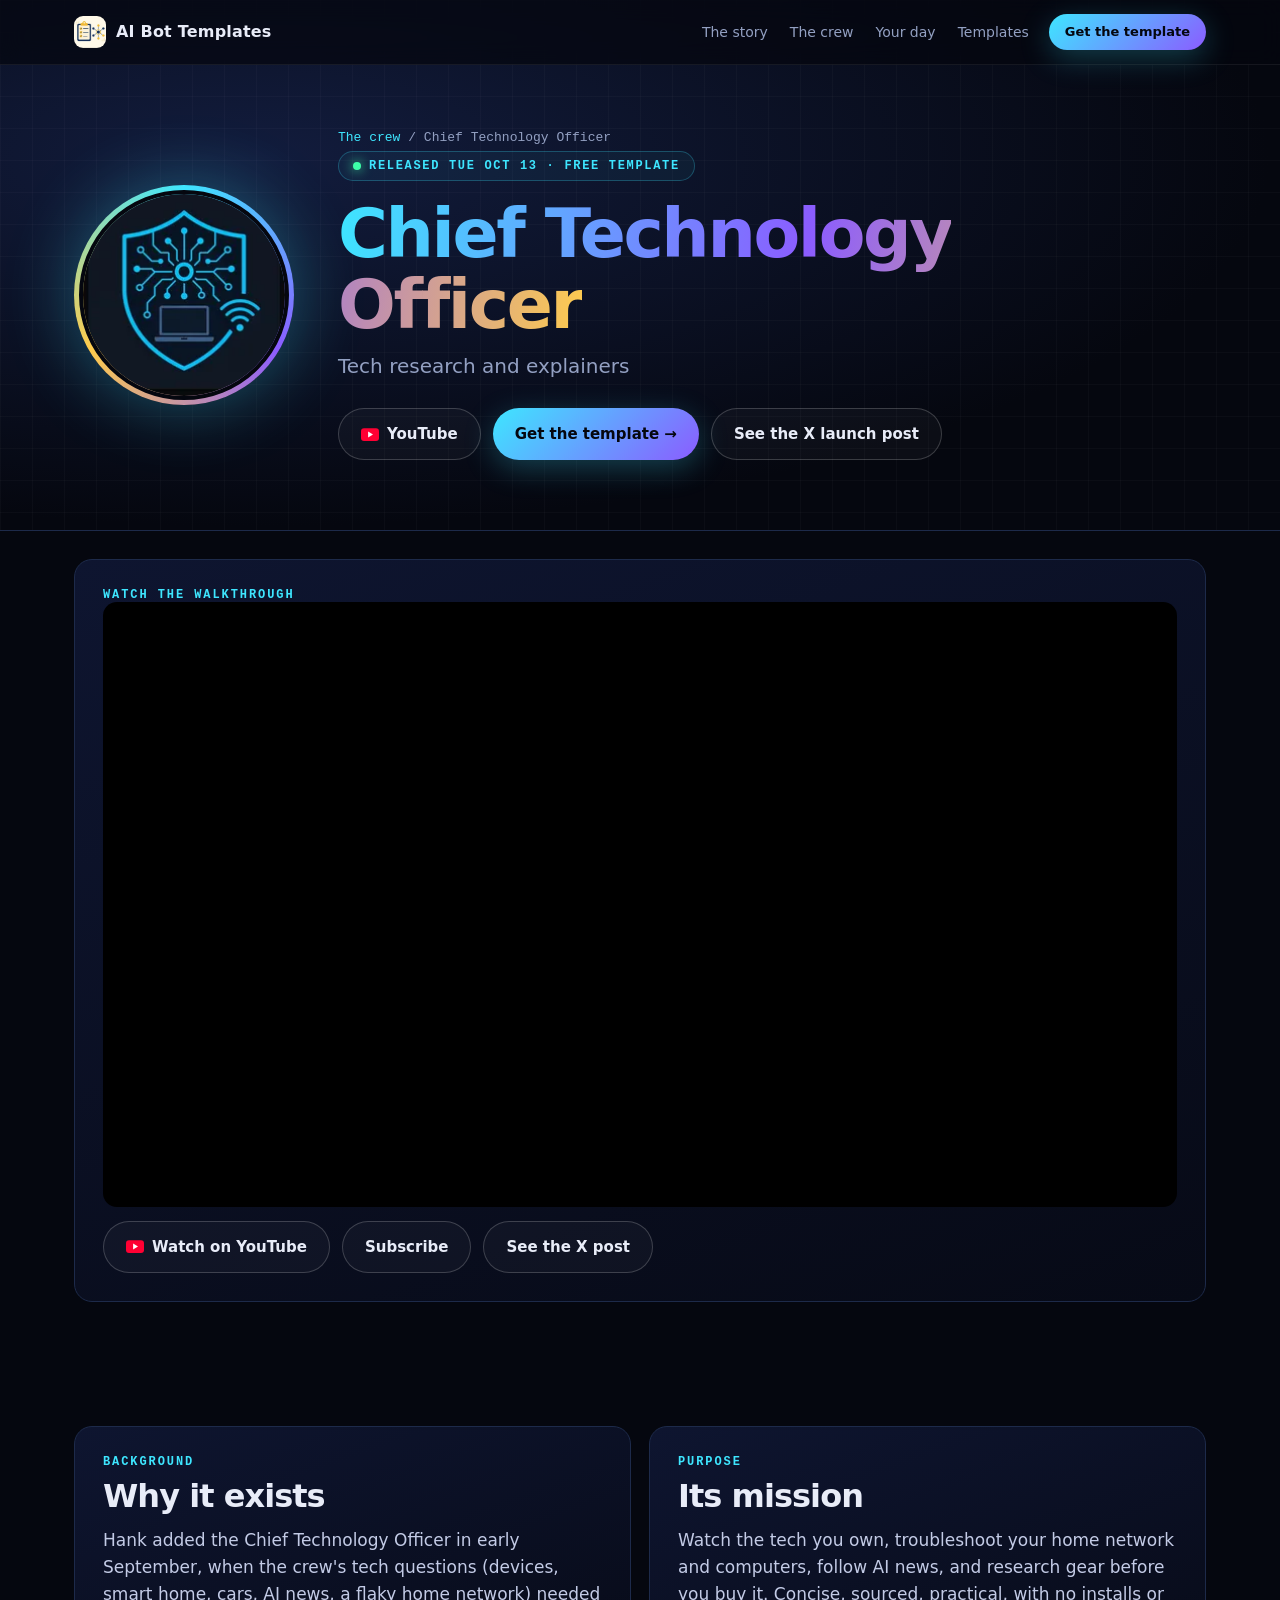
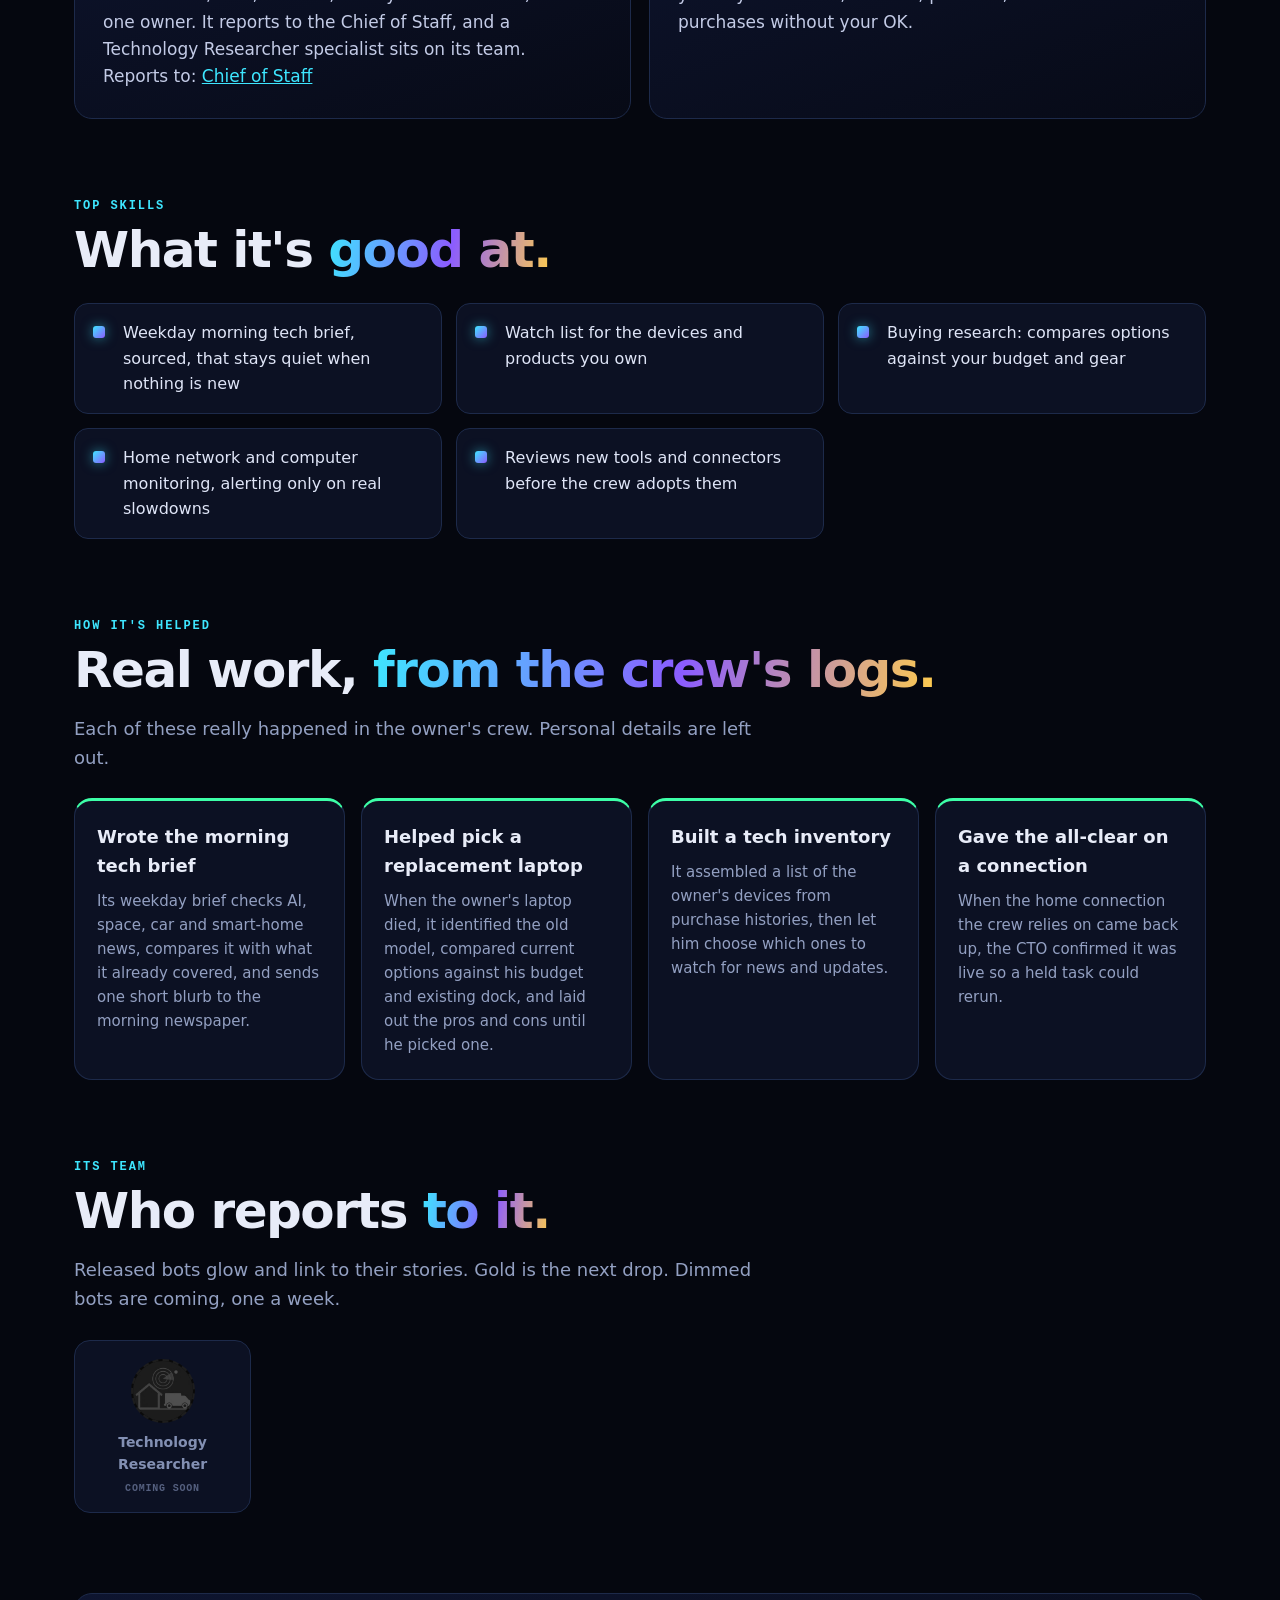
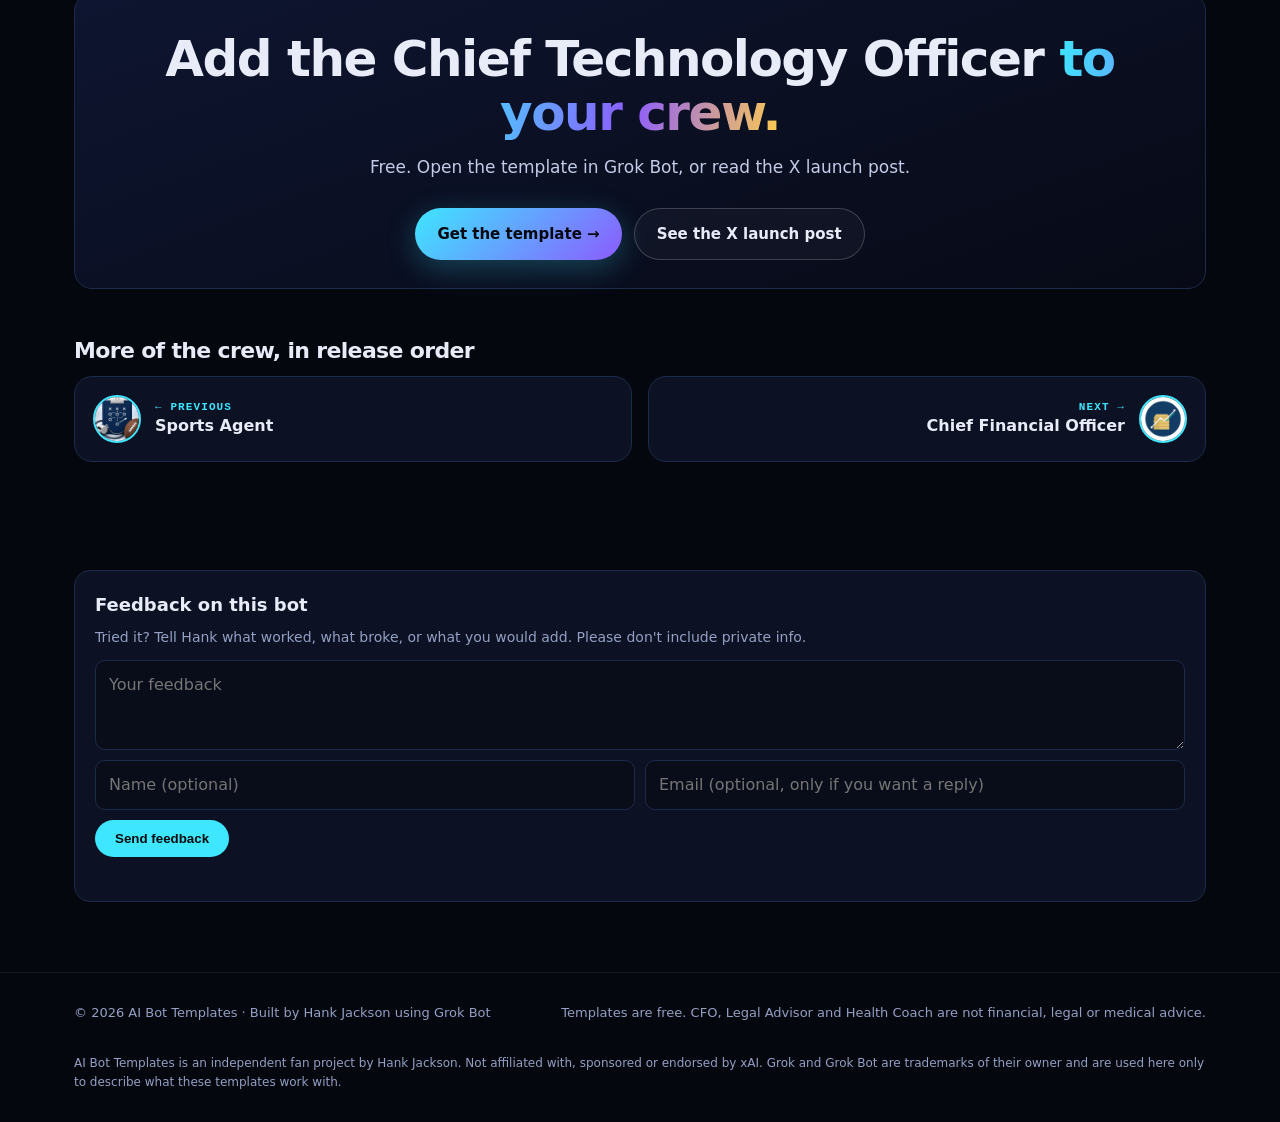
<file: bots/chief-technology-officer/index.html>
<!doctype html>
<html lang="en">
<head>
<meta charset="utf-8">
<meta name="viewport" content="width=device-width,initial-scale=1">
<title>Chief Technology Officer: its story · AI Bot Templates</title>
<meta name="description" content="The story of the Chief Technology Officer bot: why Hank built it, its purpose, top skills and team. Free Grok Bot template.">
<meta name="robots" content="noindex,nofollow">
<meta name="theme-color" content="#05070f">
<link rel="canonical" href="https://aibottemplates.com/bots/chief-technology-officer/">
<link rel="icon" href="../../assets/hank-s-chief-of-staff.webp">
<style>
:root{--bg:#05070f;--bg2:#0a0f1f;--card:#0e1428cc;--line:#1d2a4a;--tx:#e8ecf8;--mu:#93a0c2;--c1:#3ee6ff;--c2:#8b5cff;--c3:#ffcc4d;--ok:#3dffa8;--r:18px}
*{box-sizing:border-box}html{scroll-behavior:smooth}
body{margin:0;background:var(--bg);color:var(--tx);font:16px/1.6 ui-sans-serif,system-ui,-apple-system,"Segoe UI",Roboto,Inter,sans-serif;-webkit-font-smoothing:antialiased;overflow-x:hidden}
a{color:inherit}img{display:block;max-width:100%}
.wrap{max-width:1180px;margin:0 auto;padding:0 24px}
.skip{position:absolute;left:-999px}.skip:focus{left:12px;top:12px;z-index:99;background:#fff;color:#000;padding:8px 12px;border-radius:8px}
:focus-visible{outline:2px solid var(--c1);outline-offset:3px;border-radius:6px}
nav{position:fixed;inset:0 0 auto;z-index:20;backdrop-filter:blur(12px);background:#05070fb3;border-bottom:1px solid #ffffff10}
nav .wrap{display:flex;align-items:center;gap:20px;height:64px}
.brand{display:flex;align-items:center;gap:10px;font-weight:800;letter-spacing:.2px;text-decoration:none}
.brand img{width:32px;height:32px;border-radius:9px}
nav .links{margin-left:auto;display:flex;gap:22px;font-size:14px;color:var(--mu)}
nav .links a{text-decoration:none}nav .links a:hover{color:var(--tx)}
.btn{display:inline-flex;align-items:center;gap:8px;padding:13px 22px;border-radius:999px;font-weight:700;text-decoration:none;transition:transform .2s,box-shadow .2s;font-size:15px;border:0;cursor:pointer}
.btn.p{background:linear-gradient(135deg,var(--c1),var(--c2));color:#05070f;box-shadow:0 8px 30px #3ee6ff40}
.btn.p:hover{transform:translateY(-2px);box-shadow:0 12px 40px #8b5cff60}
.btn.g{border:1px solid #ffffff30;color:var(--tx);background:#ffffff08}.btn.g:hover{background:#ffffff14}
.btn.sm{padding:8px 16px;font-size:13px}
.eyebrow{display:inline-flex;align-items:center;gap:8px;font:600 12px/1 ui-monospace,SFMono-Regular,Menlo,monospace;letter-spacing:.14em;text-transform:uppercase;color:var(--c1);padding:8px 14px;border:1px solid #3ee6ff40;border-radius:999px;background:#3ee6ff0d}
.dot{width:8px;height:8px;border-radius:50%;background:var(--ok);box-shadow:0 0 12px var(--ok);animation:pulse 2s infinite}
@keyframes pulse{50%{opacity:.35}}
.grad{background:linear-gradient(100deg,var(--c1),var(--c2) 55%,var(--c3));-webkit-background-clip:text;background-clip:text;color:transparent}
section{padding:110px 0;scroll-margin-top:72px}
.kicker{font:600 12px ui-monospace,Menlo,monospace;letter-spacing:.16em;text-transform:uppercase;color:var(--c1)}
h2{font-size:clamp(30px,4vw,50px);line-height:1.08;letter-spacing:-.03em;margin:10px 0 14px;font-weight:800}
.sub{color:var(--mu);max-width:680px;font-size:18px}
.reveal{opacity:0;transform:translateY(26px);transition:opacity .8s,transform .8s}.reveal.in{opacity:1;transform:none}
.node{position:relative;display:flex;flex-direction:column;align-items:center;text-align:center;gap:6px}
.av{width:64px;height:64px;border-radius:50%;object-fit:cover;background:#0d1430;border:2px solid #2a3a66;flex:none}
.node.live .av{border-color:var(--c1);box-shadow:0 0 0 4px #3ee6ff1f,0 0 26px #3ee6ff66}
.node.next .av{border-color:var(--c3);box-shadow:0 0 0 4px #ffcc4d22,0 0 26px #ffcc4d66;animation:nextp 2.2s infinite}
@keyframes nextp{50%{box-shadow:0 0 0 8px #ffcc4d10,0 0 36px #ffcc4d99}}
.node.dim .av{filter:grayscale(1) brightness(.45);border-style:dashed}
.node .nm{font-size:13px;font-weight:650;line-height:1.2;max-width:110px}
.node.dim .nm{color:#6b7799}
.node .st{font:600 10px ui-monospace,monospace;letter-spacing:.08em;text-transform:uppercase;color:var(--ok)}
.node.next .st{color:var(--c3)}.node.dim .st{color:#55607f}
.cos{display:flex;justify-content:center;position:relative}
.cos .av{width:96px;height:96px}
.trunk{width:2px;height:28px;margin:8px auto 0;background:linear-gradient(var(--c1),#3ee6ff40)}
.directs{display:grid;grid-template-columns:repeat(8,1fr);gap:10px;position:relative;padding-top:28px;border-top:2px solid #3ee6ff40;margin:0 4%}
.directs>.col{position:relative;display:flex;flex-direction:column;align-items:center;gap:12px}
.directs>.col:before{content:"";position:absolute;top:-28px;left:50%;width:2px;height:28px;background:#3ee6ff40}
.team{display:flex;flex-direction:column;gap:10px;align-items:center;padding-top:12px;border-top:1px dashed #2a3a66;width:100%}
.team .av{width:40px;height:40px}.team .nm{font-size:11px;font-weight:500}
.team .node{gap:3px}
.badge{display:grid;place-items:center;font-weight:800;color:#cfd8f5;letter-spacing:.02em;background:linear-gradient(135deg,#1b2650,#2b1b55)}
.pill{font:600 11px ui-monospace,monospace;letter-spacing:.08em;text-transform:uppercase;padding:4px 10px;border-radius:999px;background:#3dffa81a;color:var(--ok);width:max-content}
.card.next .pill{background:#ffcc4d22;color:var(--c3)}
footer{border-top:1px solid #ffffff12;padding:30px 0;color:var(--mu);font-size:13px}
footer .wrap{display:flex;justify-content:space-between;gap:20px;flex-wrap:wrap}
@media (max-width:980px){.hero .wrap{grid-template-columns:1fr}.orbit{max-width:340px}.stats{grid-template-columns:repeat(2,1fr)}.story,.vals{grid-template-columns:1fr}.day{grid-template-columns:1fr}
 .directs{grid-template-columns:repeat(4,1fr);row-gap:30px;border-top:0}.directs>.col:before{display:none}.trunk{display:none}nav .links{display:none}}
@media (max-width:560px){.wrap{padding:0 18px}section{padding:80px 0}.directs{grid-template-columns:repeat(2,1fr)}.hero{padding-top:96px}.stat .n{font-size:36px}.orbit{max-width:280px}nav .btn{display:none}.lane{min-height:0}}
@media (prefers-reduced-motion:reduce){*,*:before,*:after{animation:none!important;transition:none!important}.reveal{opacity:1;transform:none}.bots .task{opacity:1;transform:none}}


.bh{position:relative;padding:130px 0 70px;overflow:hidden;border-bottom:1px solid var(--line);background:radial-gradient(ellipse at 20% 30%,#121c3d,#05070f 70%)}
.bh:before{content:"";position:absolute;inset:0;background-image:linear-gradient(#ffffff06 1px,transparent 1px),linear-gradient(90deg,#ffffff06 1px,transparent 1px);background-size:32px 32px;pointer-events:none}
.bh .wrap{position:relative;display:grid;grid-template-columns:auto 1fr;gap:44px;align-items:center}
.ring{position:relative;width:220px;height:220px;border-radius:50%;padding:5px;background:conic-gradient(var(--c1),var(--c2),var(--c3),var(--c1));box-shadow:0 0 70px #3ee6ff55}
.ring .av{width:100%;height:100%;border:4px solid var(--bg)}.ring .badge{font-size:64px}
.bh h1{font-size:clamp(38px,5.4vw,68px);line-height:1.04;letter-spacing:-.035em;margin:18px 0 10px;font-weight:850}
.bh .role{font-size:20px;color:var(--mu)}
.crumbs{font:500 13px ui-monospace,Menlo,monospace;color:var(--mu);margin-bottom:6px}.crumbs a{color:var(--c1);text-decoration:none}
.disc{display:inline-block;margin-top:14px;font:600 12px ui-monospace,monospace;letter-spacing:.08em;text-transform:uppercase;color:var(--c3);border:1px solid #ffcc4d55;border-radius:999px;padding:6px 12px;background:#ffcc4d10}
.ctas{display:flex;flex-wrap:wrap;gap:12px;margin:26px 0 0}
section{padding:70px 0}
.grid2{display:grid;grid-template-columns:1fr 1fr;gap:18px;margin-top:26px}
.panel{border:1px solid var(--line);border-radius:var(--r);padding:28px;background:linear-gradient(160deg,#0e1530,#070a16)}
.panel p{color:#c3cbe6;margin:0;font-size:17px}
.skills{list-style:none;padding:0;margin:26px 0 0;display:grid;grid-template-columns:repeat(auto-fill,minmax(300px,1fr));gap:14px}
.skills li{border:1px solid var(--line);border-radius:14px;padding:16px 18px 16px 48px;background:var(--card);position:relative;color:#dfe5f7}
.skills li:before{content:"";position:absolute;left:18px;top:22px;width:12px;height:12px;border-radius:3px;background:linear-gradient(135deg,var(--c1),var(--c2));box-shadow:0 0 12px #3ee6ff88}
.exs{display:grid;grid-template-columns:repeat(auto-fill,minmax(260px,1fr));gap:16px;margin-top:26px}
.ex{border:1px solid var(--line);border-radius:var(--r);padding:22px;background:var(--card);border-top:3px solid var(--ok)}
.ex h3{margin:0 0 8px;font-size:18px}.ex p{margin:0;color:var(--mu);font-size:15px}
.teamg{display:grid;grid-template-columns:repeat(auto-fill,minmax(160px,1fr));gap:14px;margin-top:26px}
.tm{border:1px solid var(--line);border-radius:16px;padding:18px 12px;background:var(--card);display:flex;flex-direction:column;align-items:center;gap:8px;text-align:center;text-decoration:none}
.tm .av{width:64px;height:64px}.tm.live .av{border-color:var(--c1);box-shadow:0 0 0 4px #3ee6ff1f,0 0 22px #3ee6ff66}
.tm.next .av{border-color:var(--c3);box-shadow:0 0 0 4px #ffcc4d22,0 0 22px #ffcc4d66}.tm.dim .av{filter:grayscale(1) brightness(.5);border-style:dashed}
.tm b{font-size:14px}.tm .st{font:600 10px ui-monospace,monospace;letter-spacing:.08em;text-transform:uppercase;color:var(--ok)}
.tm.next .st{color:var(--c3)}.tm.dim .st{color:#55607f}.tm.dim b{color:#8390b3}a.tm:hover{border-color:#3ee6ff80;transform:translateY(-3px)}a.tm{transition:transform .2s,border-color .2s}
.empty{margin-top:22px;color:var(--mu);border:1px dashed var(--line);border-radius:16px;padding:22px}
.pn{display:grid;grid-template-columns:1fr 1fr;gap:16px;margin-top:10px}
.pn a{display:flex;align-items:center;gap:14px;border:1px solid var(--line);border-radius:var(--r);padding:18px;background:var(--card);text-decoration:none;transition:border-color .2s}
.pn a:hover{border-color:#3ee6ff80}.pn .av{width:48px;height:48px;border-color:var(--c1)}.pn small{display:block;font:600 11px ui-monospace,monospace;letter-spacing:.1em;color:var(--c1);text-transform:uppercase}
.pn .nx{justify-content:flex-end;text-align:right}
.note{font-size:13px;color:#6b7799;margin-top:14px}
@media (max-width:860px){.bh .wrap{grid-template-columns:1fr}.ring{width:160px;height:160px}.grid2,.pn{grid-template-columns:1fr}}

</style>
<link rel="stylesheet" href="../../assets/community.css"><style>:root{--cm-line:#1d2a4a;--cm-card:#0e1428cc;--cm-mute:#93a0c2;--cm-accent:#3ee6ff}</style>
</head>
<body>
<a class="skip" href="#main">Skip to content</a>
<nav aria-label="Primary"><div class="wrap">
 <a class="brand" href="../../"><img src="../../assets/hank-s-chief-of-staff.webp" alt="" width="32" height="32">AI Bot Templates</a>
 <div class="links"><a href="../../#story">The story</a><a href="../../#crew">The crew</a><a href="../../#day">Your day</a><a href="../../#templates">Templates</a></div>
 <a class="btn p sm" href="https://x.ai/bot/3VoxlbXnYC74FDZN1GVmz" rel="noopener">Get the template</a>
</div></nav>
<header class="bh"><div class="wrap">
 <div class="ring"><img class="av" src="../../assets/chief-technology-officer.webp" alt="" width="64" height="64"></div>
 <div>
  <div class="crumbs"><a href="../../#crew">The crew</a> / Chief Technology Officer</div>
  <span class="eyebrow"><span class="dot"></span>Released Tue Oct 13 · Free template</span>
  <h1><span class="grad">Chief Technology Officer</span></h1>
  <div class="role">Tech research and explainers</div>
  
  <div class="ctas"><a class="btn g yt-channel" data-live="1" href="https://www.youtube.com/@AIBotTemplates" rel="noopener"><svg width="18" height="13" viewBox="0 0 24 17" aria-hidden="true" style="vertical-align:-2px"><rect width="24" height="17" rx="4" fill="#ff0033"/><path d="M9.5 4.5v8l6.5-4z" fill="#fff"/></svg> YouTube</a><a class="btn p" href="https://x.ai/bot/3VoxlbXnYC74FDZN1GVmz" rel="noopener">Get the template →</a><a class="btn g" href="https://x.com/hjackson2/status/2110192638125039832" rel="noopener">See the X launch post</a></div>
 </div>
</div></header>
<!-- YT-SLOT: paste the 11-char video id into data-yt-id after Hank approves the upload -->
<section class="wrap yt-slot" data-yt-id="wR91VDhwmpI" data-title="Chief Technology Officer walkthrough" hidden style="margin:28px auto"><div class="panel"><div class="kicker">Watch the walkthrough</div><div class="yt-frame" style="position:relative;aspect-ratio:16/9;border-radius:14px;overflow:hidden;background:#000"></div><div class="ctas" style="margin-top:14px"><a class="btn g yt-watch" href="https://www.youtube.com/@AIBotTemplates" rel="noopener"><svg width="18" height="13" viewBox="0 0 24 17" aria-hidden="true" style="vertical-align:-2px"><rect width="24" height="17" rx="4" fill="#ff0033"/><path d="M9.5 4.5v8l6.5-4z" fill="#fff"/></svg> Watch on YouTube</a><a class="btn g" href="https://www.youtube.com/@AIBotTemplates?sub_confirmation=1" rel="noopener">Subscribe</a><a class="btn g" href="https://x.com/hjackson2/status/2110192638125039832" rel="noopener">See the X post</a></div></div></section>
<main id="main">
<section><div class="wrap">
 <div class="grid2">
  <div class="panel"><div class="kicker">Background</div><h2 style="font-size:32px">Why it exists</h2><p>Hank added the Chief Technology Officer in early September, when the crew&#x27;s tech questions (devices, smart home, cars, AI news, a flaky home network) needed one owner. It reports to the Chief of Staff, and a Technology Researcher specialist sits on its team.</p><p class="note">Reports to: <a href="../chief-of-staff/" style="color:var(--c1)">Chief of Staff</a></p></div>
  <div class="panel"><div class="kicker">Purpose</div><h2 style="font-size:32px">Its mission</h2><p>Watch the tech you own, troubleshoot your home network and computers, follow AI news, and research gear before you buy it. Concise, sourced, practical, with no installs or purchases without your OK.</p></div>
 </div>
</div></section>
<section style="padding-top:10px"><div class="wrap">
 <div class="kicker">Top skills</div><h2>What it's <span class="grad">good at.</span></h2>
 <ul class="skills"><li>Weekday morning tech brief, sourced, that stays quiet when nothing is new</li><li>Watch list for the devices and products you own</li><li>Buying research: compares options against your budget and gear</li><li>Home network and computer monitoring, alerting only on real slowdowns</li><li>Reviews new tools and connectors before the crew adopts them</li></ul>
</div></section>
<section style="padding-top:10px"><div class="wrap"><div class="kicker">How it's helped</div><h2>Real work, <span class="grad">from the crew's logs.</span></h2><p class="sub">Each of these really happened in the owner's crew. Personal details are left out.</p><div class="exs"><div class="ex"><h3>Wrote the morning tech brief</h3><p>Its weekday brief checks AI, space, car and smart-home news, compares it with what it already covered, and sends one short blurb to the morning newspaper.</p></div><div class="ex"><h3>Helped pick a replacement laptop</h3><p>When the owner&#x27;s laptop died, it identified the old model, compared current options against his budget and existing dock, and laid out the pros and cons until he picked one.</p></div><div class="ex"><h3>Built a tech inventory</h3><p>It assembled a list of the owner&#x27;s devices from purchase histories, then let him choose which ones to watch for news and updates.</p></div><div class="ex"><h3>Gave the all-clear on a connection</h3><p>When the home connection the crew relies on came back up, the CTO confirmed it was live so a held task could rerun.</p></div></div></div></section>
<section style="padding-top:10px"><div class="wrap">
 <div class="kicker">Its team</div><h2>Who reports <span class="grad">to it.</span></h2>
 <p class="sub">Released bots glow and link to their stories. Gold is the next drop. Dimmed bots are coming, one a week.</p>
 <div class="teamg"><div class="tm dim"><img class="av" src="../../assets/technology-researcher.webp" alt="" width="64" height="64"><b>Technology Researcher</b><span class="st">Coming soon</span></div></div>
</div></section>
<section style="padding-top:10px"><div class="wrap">
 <div class="panel" style="text-align:center"><h2>Add the Chief Technology Officer <span class="grad">to your crew.</span></h2><p class="sub" style="margin:0 auto 6px">Free. Open the template in Grok Bot, or read the X launch post.</p>
 <div class="ctas" style="justify-content:center"><a class="btn p" href="https://x.ai/bot/3VoxlbXnYC74FDZN1GVmz" rel="noopener">Get the template →</a><a class="btn g" href="https://x.com/hjackson2/status/2110192638125039832" rel="noopener">See the X launch post</a></div></div>
 <h2 style="font-size:22px;margin-top:50px">More of the crew, in release order</h2>
 <div class="pn"><a href="../sports-agent/"><img class="av" src="../../assets/sports-agent.webp" alt="" width="64" height="64"><div><small>← Previous</small><b>Sports Agent</b></div></a><a class="nx" href="../chief-financial-officer/"><div><small>Next →</small><b>Chief Financial Officer</b></div><img class="av" src="../../assets/chief-financial-officer.webp" alt="" width="64" height="64"></a></div>
</div></section>
</main>
<section style="padding-top:10px"><div class="wrap"><div class="cm-box"><h3>Feedback on this bot</h3><p class="cm-sub">Tried it? Tell Hank what worked, what broke, or what you would add. Please don&#39;t include private info.</p><form data-cm="feedback"><label class="cm-hp" aria-hidden="true">Leave blank<input name="website" tabindex="-1" autocomplete="off"></label><input type="hidden" name="context" value="Chief Technology Officer"><textarea name="message" required maxlength="2000" placeholder="Your feedback"></textarea><div class="cm-row"><input name="name" maxlength="80" placeholder="Name (optional)"><input name="email" type="email" maxlength="120" placeholder="Email (optional, only if you want a reply)"></div><button type="submit">Send feedback</button><div class="cm-msg" role="status"></div></form></div></div></section>
<footer><div class="wrap"><span>© 2026 AI Bot Templates · Built by Hank Jackson using Grok Bot</span><span>Templates are free. CFO, Legal Advisor and Health Coach are not financial, legal or medical advice.</span><p style="font-size:12px;color:var(--mu);margin:10px 0 0;flex-basis:100%">AI Bot Templates is an independent fan project by Hank Jackson. Not affiliated with, sponsored or endorsed by xAI. Grok and Grok Bot are trademarks of their owner and are used here only to describe what these templates work with.</p></div></footer>
<script>window.CM_CONFIG={turnstileSiteKey:""};</script><script src="../../assets/community.js" defer></script>
<script>/* YouTube slots: set data-yt-id on .yt-slot to show; hidden while empty */
document.querySelectorAll('.yt-slot').forEach(function(s){var id=(s.dataset.ytId||'').trim();if(!/^[\w-]{11}$/.test(id)){s.hidden=true;return;}s.hidden=false;s.querySelector('.yt-frame').innerHTML='<iframe src="https://www.youtube-nocookie.com/embed/'+id+'" title="'+(s.dataset.title||'Walkthrough video')+'" loading="lazy" allow="accelerometer;encrypted-media;picture-in-picture" allowfullscreen style="position:absolute;inset:0;width:100%;height:100%;border:0"></iframe>';});
document.querySelectorAll('.yt-channel').forEach(function(a){if(!a.dataset.live)a.hidden=true;});</script>
<!-- Cloudflare Web Analytics --><script type='module' src='https://static.cloudflareinsights.com/beacon.min.js' data-cf-beacon='{"token": "3c69864318694514938088a33fb11db5"}'></script><!-- End Cloudflare Web Analytics -->
</body>
</html>
</file>
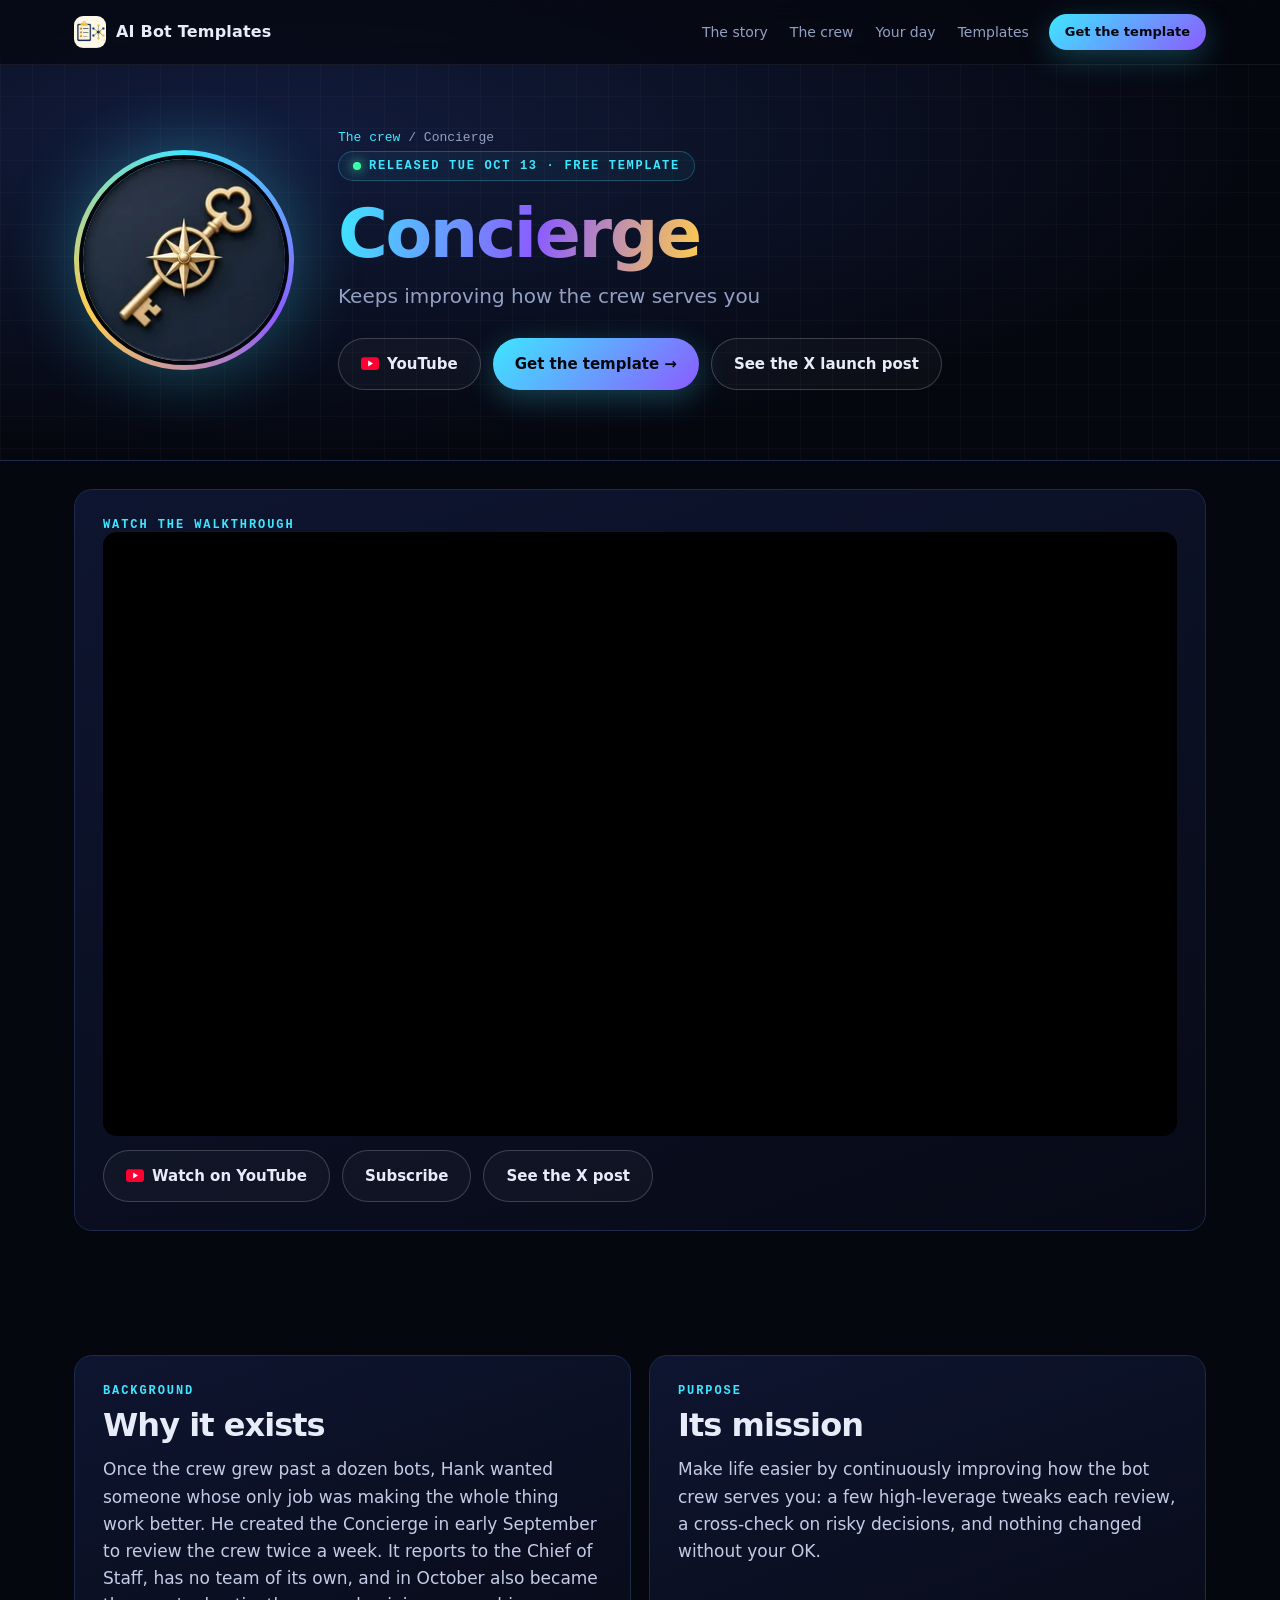
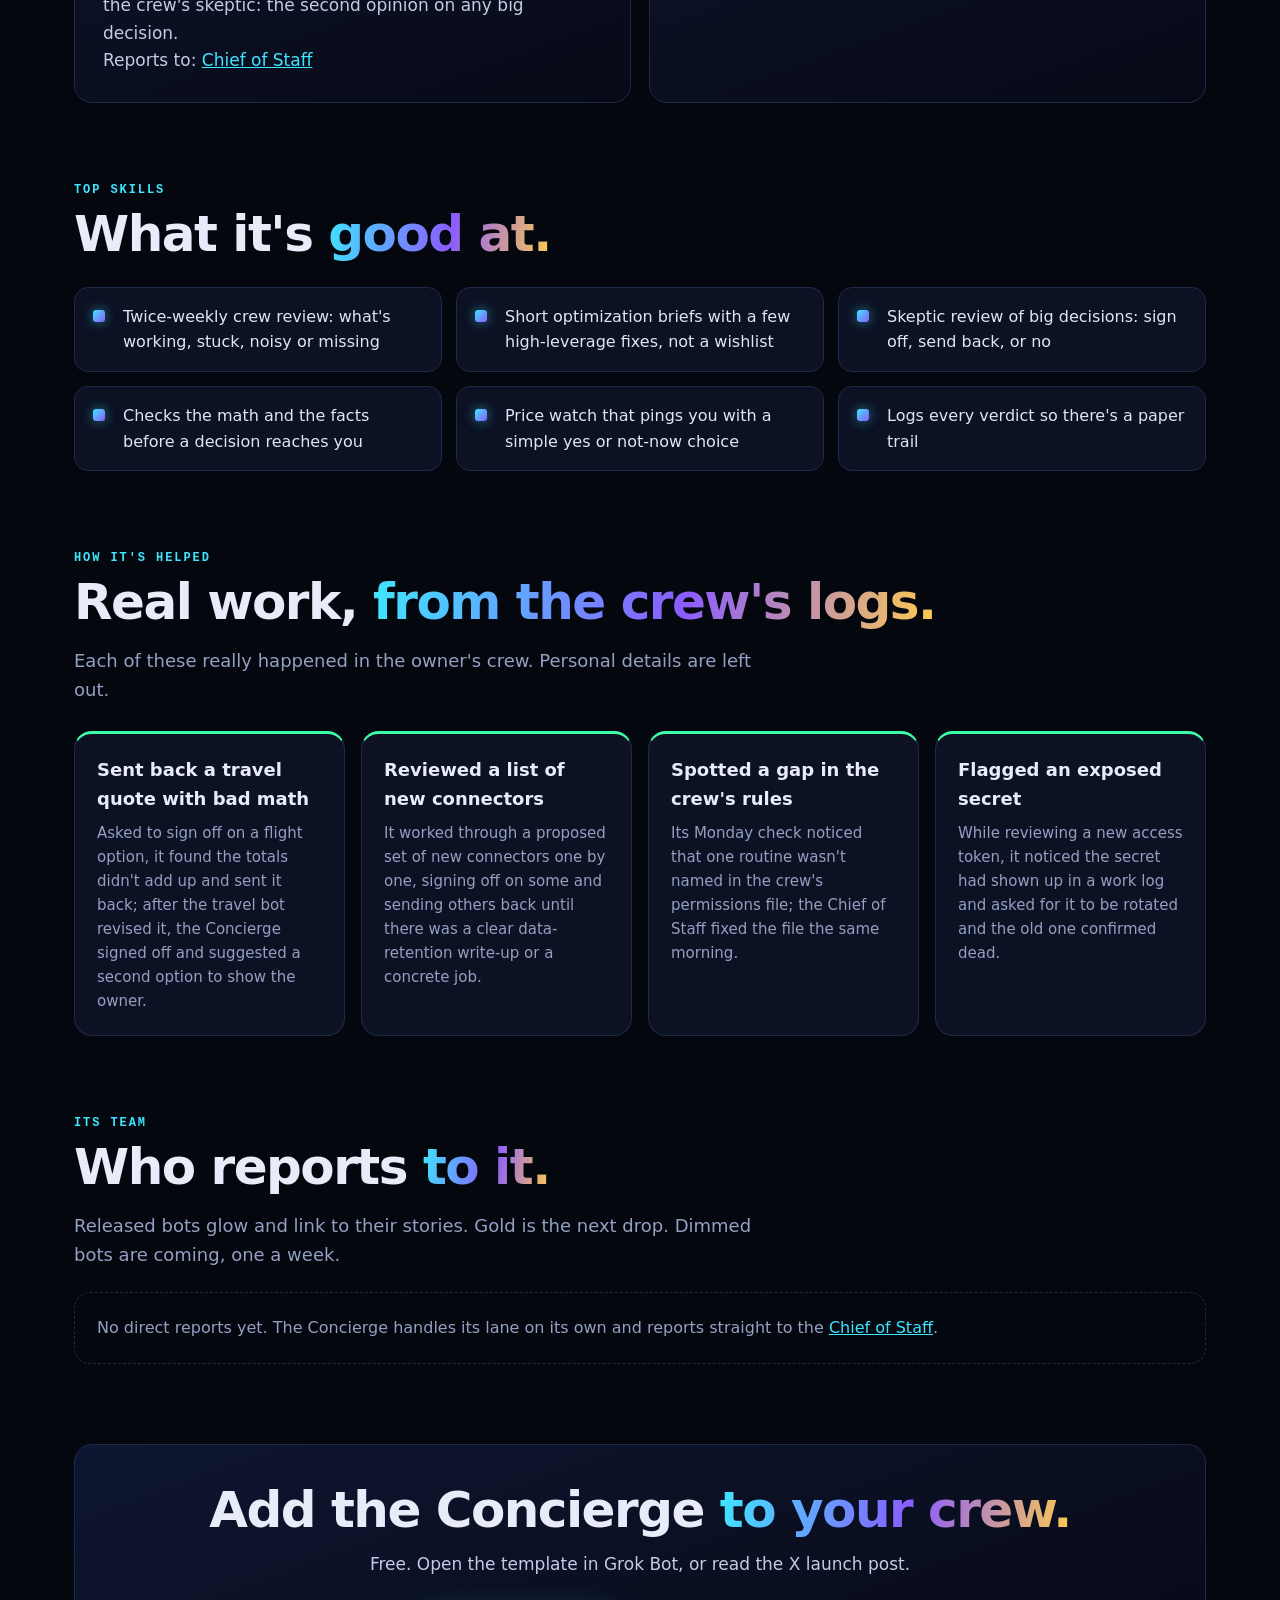
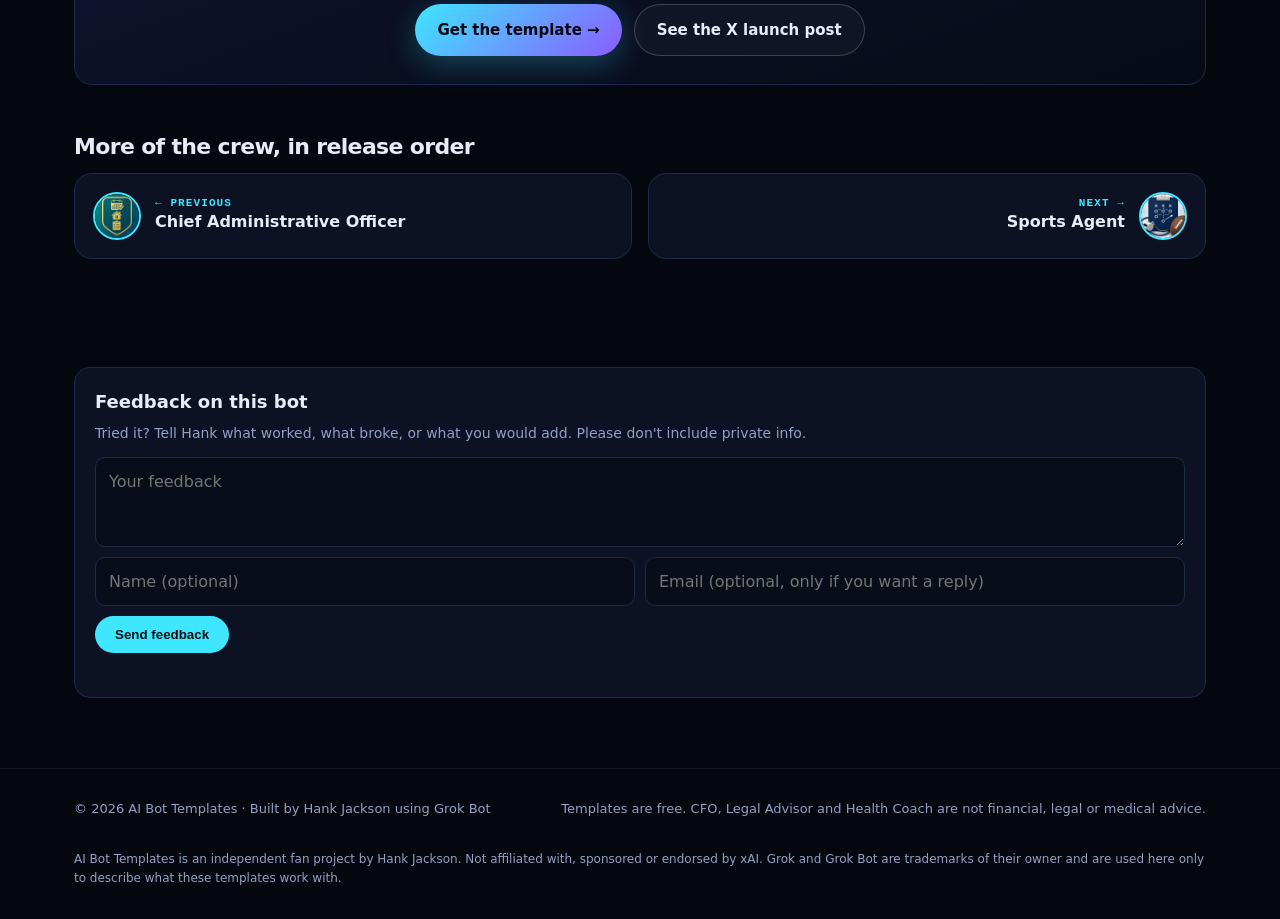
<file: bots/concierge/index.html>
<!doctype html>
<html lang="en">
<head>
<meta charset="utf-8">
<meta name="viewport" content="width=device-width,initial-scale=1">
<title>Concierge: its story · AI Bot Templates</title>
<meta name="description" content="The story of the Concierge bot: why Hank built it, its purpose, top skills and team. Free Grok Bot template.">
<meta name="robots" content="noindex,nofollow">
<meta name="theme-color" content="#05070f">
<link rel="canonical" href="https://aibottemplates.com/bots/concierge/">
<link rel="icon" href="../../assets/hank-s-chief-of-staff.webp">
<style>
:root{--bg:#05070f;--bg2:#0a0f1f;--card:#0e1428cc;--line:#1d2a4a;--tx:#e8ecf8;--mu:#93a0c2;--c1:#3ee6ff;--c2:#8b5cff;--c3:#ffcc4d;--ok:#3dffa8;--r:18px}
*{box-sizing:border-box}html{scroll-behavior:smooth}
body{margin:0;background:var(--bg);color:var(--tx);font:16px/1.6 ui-sans-serif,system-ui,-apple-system,"Segoe UI",Roboto,Inter,sans-serif;-webkit-font-smoothing:antialiased;overflow-x:hidden}
a{color:inherit}img{display:block;max-width:100%}
.wrap{max-width:1180px;margin:0 auto;padding:0 24px}
.skip{position:absolute;left:-999px}.skip:focus{left:12px;top:12px;z-index:99;background:#fff;color:#000;padding:8px 12px;border-radius:8px}
:focus-visible{outline:2px solid var(--c1);outline-offset:3px;border-radius:6px}
nav{position:fixed;inset:0 0 auto;z-index:20;backdrop-filter:blur(12px);background:#05070fb3;border-bottom:1px solid #ffffff10}
nav .wrap{display:flex;align-items:center;gap:20px;height:64px}
.brand{display:flex;align-items:center;gap:10px;font-weight:800;letter-spacing:.2px;text-decoration:none}
.brand img{width:32px;height:32px;border-radius:9px}
nav .links{margin-left:auto;display:flex;gap:22px;font-size:14px;color:var(--mu)}
nav .links a{text-decoration:none}nav .links a:hover{color:var(--tx)}
.btn{display:inline-flex;align-items:center;gap:8px;padding:13px 22px;border-radius:999px;font-weight:700;text-decoration:none;transition:transform .2s,box-shadow .2s;font-size:15px;border:0;cursor:pointer}
.btn.p{background:linear-gradient(135deg,var(--c1),var(--c2));color:#05070f;box-shadow:0 8px 30px #3ee6ff40}
.btn.p:hover{transform:translateY(-2px);box-shadow:0 12px 40px #8b5cff60}
.btn.g{border:1px solid #ffffff30;color:var(--tx);background:#ffffff08}.btn.g:hover{background:#ffffff14}
.btn.sm{padding:8px 16px;font-size:13px}
.eyebrow{display:inline-flex;align-items:center;gap:8px;font:600 12px/1 ui-monospace,SFMono-Regular,Menlo,monospace;letter-spacing:.14em;text-transform:uppercase;color:var(--c1);padding:8px 14px;border:1px solid #3ee6ff40;border-radius:999px;background:#3ee6ff0d}
.dot{width:8px;height:8px;border-radius:50%;background:var(--ok);box-shadow:0 0 12px var(--ok);animation:pulse 2s infinite}
@keyframes pulse{50%{opacity:.35}}
.grad{background:linear-gradient(100deg,var(--c1),var(--c2) 55%,var(--c3));-webkit-background-clip:text;background-clip:text;color:transparent}
section{padding:110px 0;scroll-margin-top:72px}
.kicker{font:600 12px ui-monospace,Menlo,monospace;letter-spacing:.16em;text-transform:uppercase;color:var(--c1)}
h2{font-size:clamp(30px,4vw,50px);line-height:1.08;letter-spacing:-.03em;margin:10px 0 14px;font-weight:800}
.sub{color:var(--mu);max-width:680px;font-size:18px}
.reveal{opacity:0;transform:translateY(26px);transition:opacity .8s,transform .8s}.reveal.in{opacity:1;transform:none}
.node{position:relative;display:flex;flex-direction:column;align-items:center;text-align:center;gap:6px}
.av{width:64px;height:64px;border-radius:50%;object-fit:cover;background:#0d1430;border:2px solid #2a3a66;flex:none}
.node.live .av{border-color:var(--c1);box-shadow:0 0 0 4px #3ee6ff1f,0 0 26px #3ee6ff66}
.node.next .av{border-color:var(--c3);box-shadow:0 0 0 4px #ffcc4d22,0 0 26px #ffcc4d66;animation:nextp 2.2s infinite}
@keyframes nextp{50%{box-shadow:0 0 0 8px #ffcc4d10,0 0 36px #ffcc4d99}}
.node.dim .av{filter:grayscale(1) brightness(.45);border-style:dashed}
.node .nm{font-size:13px;font-weight:650;line-height:1.2;max-width:110px}
.node.dim .nm{color:#6b7799}
.node .st{font:600 10px ui-monospace,monospace;letter-spacing:.08em;text-transform:uppercase;color:var(--ok)}
.node.next .st{color:var(--c3)}.node.dim .st{color:#55607f}
.cos{display:flex;justify-content:center;position:relative}
.cos .av{width:96px;height:96px}
.trunk{width:2px;height:28px;margin:8px auto 0;background:linear-gradient(var(--c1),#3ee6ff40)}
.directs{display:grid;grid-template-columns:repeat(8,1fr);gap:10px;position:relative;padding-top:28px;border-top:2px solid #3ee6ff40;margin:0 4%}
.directs>.col{position:relative;display:flex;flex-direction:column;align-items:center;gap:12px}
.directs>.col:before{content:"";position:absolute;top:-28px;left:50%;width:2px;height:28px;background:#3ee6ff40}
.team{display:flex;flex-direction:column;gap:10px;align-items:center;padding-top:12px;border-top:1px dashed #2a3a66;width:100%}
.team .av{width:40px;height:40px}.team .nm{font-size:11px;font-weight:500}
.team .node{gap:3px}
.badge{display:grid;place-items:center;font-weight:800;color:#cfd8f5;letter-spacing:.02em;background:linear-gradient(135deg,#1b2650,#2b1b55)}
.pill{font:600 11px ui-monospace,monospace;letter-spacing:.08em;text-transform:uppercase;padding:4px 10px;border-radius:999px;background:#3dffa81a;color:var(--ok);width:max-content}
.card.next .pill{background:#ffcc4d22;color:var(--c3)}
footer{border-top:1px solid #ffffff12;padding:30px 0;color:var(--mu);font-size:13px}
footer .wrap{display:flex;justify-content:space-between;gap:20px;flex-wrap:wrap}
@media (max-width:980px){.hero .wrap{grid-template-columns:1fr}.orbit{max-width:340px}.stats{grid-template-columns:repeat(2,1fr)}.story,.vals{grid-template-columns:1fr}.day{grid-template-columns:1fr}
 .directs{grid-template-columns:repeat(4,1fr);row-gap:30px;border-top:0}.directs>.col:before{display:none}.trunk{display:none}nav .links{display:none}}
@media (max-width:560px){.wrap{padding:0 18px}section{padding:80px 0}.directs{grid-template-columns:repeat(2,1fr)}.hero{padding-top:96px}.stat .n{font-size:36px}.orbit{max-width:280px}nav .btn{display:none}.lane{min-height:0}}
@media (prefers-reduced-motion:reduce){*,*:before,*:after{animation:none!important;transition:none!important}.reveal{opacity:1;transform:none}.bots .task{opacity:1;transform:none}}


.bh{position:relative;padding:130px 0 70px;overflow:hidden;border-bottom:1px solid var(--line);background:radial-gradient(ellipse at 20% 30%,#121c3d,#05070f 70%)}
.bh:before{content:"";position:absolute;inset:0;background-image:linear-gradient(#ffffff06 1px,transparent 1px),linear-gradient(90deg,#ffffff06 1px,transparent 1px);background-size:32px 32px;pointer-events:none}
.bh .wrap{position:relative;display:grid;grid-template-columns:auto 1fr;gap:44px;align-items:center}
.ring{position:relative;width:220px;height:220px;border-radius:50%;padding:5px;background:conic-gradient(var(--c1),var(--c2),var(--c3),var(--c1));box-shadow:0 0 70px #3ee6ff55}
.ring .av{width:100%;height:100%;border:4px solid var(--bg)}.ring .badge{font-size:64px}
.bh h1{font-size:clamp(38px,5.4vw,68px);line-height:1.04;letter-spacing:-.035em;margin:18px 0 10px;font-weight:850}
.bh .role{font-size:20px;color:var(--mu)}
.crumbs{font:500 13px ui-monospace,Menlo,monospace;color:var(--mu);margin-bottom:6px}.crumbs a{color:var(--c1);text-decoration:none}
.disc{display:inline-block;margin-top:14px;font:600 12px ui-monospace,monospace;letter-spacing:.08em;text-transform:uppercase;color:var(--c3);border:1px solid #ffcc4d55;border-radius:999px;padding:6px 12px;background:#ffcc4d10}
.ctas{display:flex;flex-wrap:wrap;gap:12px;margin:26px 0 0}
section{padding:70px 0}
.grid2{display:grid;grid-template-columns:1fr 1fr;gap:18px;margin-top:26px}
.panel{border:1px solid var(--line);border-radius:var(--r);padding:28px;background:linear-gradient(160deg,#0e1530,#070a16)}
.panel p{color:#c3cbe6;margin:0;font-size:17px}
.skills{list-style:none;padding:0;margin:26px 0 0;display:grid;grid-template-columns:repeat(auto-fill,minmax(300px,1fr));gap:14px}
.skills li{border:1px solid var(--line);border-radius:14px;padding:16px 18px 16px 48px;background:var(--card);position:relative;color:#dfe5f7}
.skills li:before{content:"";position:absolute;left:18px;top:22px;width:12px;height:12px;border-radius:3px;background:linear-gradient(135deg,var(--c1),var(--c2));box-shadow:0 0 12px #3ee6ff88}
.exs{display:grid;grid-template-columns:repeat(auto-fill,minmax(260px,1fr));gap:16px;margin-top:26px}
.ex{border:1px solid var(--line);border-radius:var(--r);padding:22px;background:var(--card);border-top:3px solid var(--ok)}
.ex h3{margin:0 0 8px;font-size:18px}.ex p{margin:0;color:var(--mu);font-size:15px}
.teamg{display:grid;grid-template-columns:repeat(auto-fill,minmax(160px,1fr));gap:14px;margin-top:26px}
.tm{border:1px solid var(--line);border-radius:16px;padding:18px 12px;background:var(--card);display:flex;flex-direction:column;align-items:center;gap:8px;text-align:center;text-decoration:none}
.tm .av{width:64px;height:64px}.tm.live .av{border-color:var(--c1);box-shadow:0 0 0 4px #3ee6ff1f,0 0 22px #3ee6ff66}
.tm.next .av{border-color:var(--c3);box-shadow:0 0 0 4px #ffcc4d22,0 0 22px #ffcc4d66}.tm.dim .av{filter:grayscale(1) brightness(.5);border-style:dashed}
.tm b{font-size:14px}.tm .st{font:600 10px ui-monospace,monospace;letter-spacing:.08em;text-transform:uppercase;color:var(--ok)}
.tm.next .st{color:var(--c3)}.tm.dim .st{color:#55607f}.tm.dim b{color:#8390b3}a.tm:hover{border-color:#3ee6ff80;transform:translateY(-3px)}a.tm{transition:transform .2s,border-color .2s}
.empty{margin-top:22px;color:var(--mu);border:1px dashed var(--line);border-radius:16px;padding:22px}
.pn{display:grid;grid-template-columns:1fr 1fr;gap:16px;margin-top:10px}
.pn a{display:flex;align-items:center;gap:14px;border:1px solid var(--line);border-radius:var(--r);padding:18px;background:var(--card);text-decoration:none;transition:border-color .2s}
.pn a:hover{border-color:#3ee6ff80}.pn .av{width:48px;height:48px;border-color:var(--c1)}.pn small{display:block;font:600 11px ui-monospace,monospace;letter-spacing:.1em;color:var(--c1);text-transform:uppercase}
.pn .nx{justify-content:flex-end;text-align:right}
.note{font-size:13px;color:#6b7799;margin-top:14px}
@media (max-width:860px){.bh .wrap{grid-template-columns:1fr}.ring{width:160px;height:160px}.grid2,.pn{grid-template-columns:1fr}}

</style>
<link rel="stylesheet" href="../../assets/community.css"><style>:root{--cm-line:#1d2a4a;--cm-card:#0e1428cc;--cm-mute:#93a0c2;--cm-accent:#3ee6ff}</style>
</head>
<body>
<a class="skip" href="#main">Skip to content</a>
<nav aria-label="Primary"><div class="wrap">
 <a class="brand" href="../../"><img src="../../assets/hank-s-chief-of-staff.webp" alt="" width="32" height="32">AI Bot Templates</a>
 <div class="links"><a href="../../#story">The story</a><a href="../../#crew">The crew</a><a href="../../#day">Your day</a><a href="../../#templates">Templates</a></div>
 <a class="btn p sm" href="https://x.ai/bot/UFz5-3wRCSjxXx7OysfLQ" rel="noopener">Get the template</a>
</div></nav>
<header class="bh"><div class="wrap">
 <div class="ring"><img class="av" src="../../assets/concierge.webp" alt="" width="64" height="64"></div>
 <div>
  <div class="crumbs"><a href="../../#crew">The crew</a> / Concierge</div>
  <span class="eyebrow"><span class="dot"></span>Released Tue Oct 13 · Free template</span>
  <h1><span class="grad">Concierge</span></h1>
  <div class="role">Keeps improving how the crew serves you</div>
  
  <div class="ctas"><a class="btn g yt-channel" data-live="1" href="https://www.youtube.com/@AIBotTemplates" rel="noopener"><svg width="18" height="13" viewBox="0 0 24 17" aria-hidden="true" style="vertical-align:-2px"><rect width="24" height="17" rx="4" fill="#ff0033"/><path d="M9.5 4.5v8l6.5-4z" fill="#fff"/></svg> YouTube</a><a class="btn p" href="https://x.ai/bot/UFz5-3wRCSjxXx7OysfLQ" rel="noopener">Get the template →</a><a class="btn g" href="https://x.com/hjackson2/status/2110191707761320376" rel="noopener">See the X launch post</a></div>
 </div>
</div></header>
<!-- YT-SLOT: paste the 11-char video id into data-yt-id after Hank approves the upload -->
<section class="wrap yt-slot" data-yt-id="seMsckOPMoE" data-title="Concierge walkthrough" hidden style="margin:28px auto"><div class="panel"><div class="kicker">Watch the walkthrough</div><div class="yt-frame" style="position:relative;aspect-ratio:16/9;border-radius:14px;overflow:hidden;background:#000"></div><div class="ctas" style="margin-top:14px"><a class="btn g yt-watch" href="https://www.youtube.com/@AIBotTemplates" rel="noopener"><svg width="18" height="13" viewBox="0 0 24 17" aria-hidden="true" style="vertical-align:-2px"><rect width="24" height="17" rx="4" fill="#ff0033"/><path d="M9.5 4.5v8l6.5-4z" fill="#fff"/></svg> Watch on YouTube</a><a class="btn g" href="https://www.youtube.com/@AIBotTemplates?sub_confirmation=1" rel="noopener">Subscribe</a><a class="btn g" href="https://x.com/hjackson2/status/2110191707761320376" rel="noopener">See the X post</a></div></div></section>
<main id="main">
<section><div class="wrap">
 <div class="grid2">
  <div class="panel"><div class="kicker">Background</div><h2 style="font-size:32px">Why it exists</h2><p>Once the crew grew past a dozen bots, Hank wanted someone whose only job was making the whole thing work better. He created the Concierge in early September to review the crew twice a week. It reports to the Chief of Staff, has no team of its own, and in October also became the crew&#x27;s skeptic: the second opinion on any big decision.</p><p class="note">Reports to: <a href="../chief-of-staff/" style="color:var(--c1)">Chief of Staff</a></p></div>
  <div class="panel"><div class="kicker">Purpose</div><h2 style="font-size:32px">Its mission</h2><p>Make life easier by continuously improving how the bot crew serves you: a few high-leverage tweaks each review, a cross-check on risky decisions, and nothing changed without your OK.</p></div>
 </div>
</div></section>
<section style="padding-top:10px"><div class="wrap">
 <div class="kicker">Top skills</div><h2>What it's <span class="grad">good at.</span></h2>
 <ul class="skills"><li>Twice-weekly crew review: what&#x27;s working, stuck, noisy or missing</li><li>Short optimization briefs with a few high-leverage fixes, not a wishlist</li><li>Skeptic review of big decisions: sign off, send back, or no</li><li>Checks the math and the facts before a decision reaches you</li><li>Price watch that pings you with a simple yes or not-now choice</li><li>Logs every verdict so there&#x27;s a paper trail</li></ul>
</div></section>
<section style="padding-top:10px"><div class="wrap"><div class="kicker">How it's helped</div><h2>Real work, <span class="grad">from the crew's logs.</span></h2><p class="sub">Each of these really happened in the owner's crew. Personal details are left out.</p><div class="exs"><div class="ex"><h3>Sent back a travel quote with bad math</h3><p>Asked to sign off on a flight option, it found the totals didn&#x27;t add up and sent it back; after the travel bot revised it, the Concierge signed off and suggested a second option to show the owner.</p></div><div class="ex"><h3>Reviewed a list of new connectors</h3><p>It worked through a proposed set of new connectors one by one, signing off on some and sending others back until there was a clear data-retention write-up or a concrete job.</p></div><div class="ex"><h3>Spotted a gap in the crew&#x27;s rules</h3><p>Its Monday check noticed that one routine wasn&#x27;t named in the crew&#x27;s permissions file; the Chief of Staff fixed the file the same morning.</p></div><div class="ex"><h3>Flagged an exposed secret</h3><p>While reviewing a new access token, it noticed the secret had shown up in a work log and asked for it to be rotated and the old one confirmed dead.</p></div></div></div></section>
<section style="padding-top:10px"><div class="wrap">
 <div class="kicker">Its team</div><h2>Who reports <span class="grad">to it.</span></h2>
 <p class="sub">Released bots glow and link to their stories. Gold is the next drop. Dimmed bots are coming, one a week.</p>
 <div class="empty">No direct reports yet. The Concierge handles its lane on its own and reports straight to the <a href="../chief-of-staff/" style="color:var(--c1)">Chief of Staff</a>.</div>
</div></section>
<section style="padding-top:10px"><div class="wrap">
 <div class="panel" style="text-align:center"><h2>Add the Concierge <span class="grad">to your crew.</span></h2><p class="sub" style="margin:0 auto 6px">Free. Open the template in Grok Bot, or read the X launch post.</p>
 <div class="ctas" style="justify-content:center"><a class="btn p" href="https://x.ai/bot/UFz5-3wRCSjxXx7OysfLQ" rel="noopener">Get the template →</a><a class="btn g" href="https://x.com/hjackson2/status/2110191707761320376" rel="noopener">See the X launch post</a></div></div>
 <h2 style="font-size:22px;margin-top:50px">More of the crew, in release order</h2>
 <div class="pn"><a href="../chief-administrative-officer/"><img class="av" src="../../assets/chief-administrative-officer.webp" alt="" width="64" height="64"><div><small>← Previous</small><b>Chief Administrative Officer</b></div></a><a class="nx" href="../sports-agent/"><div><small>Next →</small><b>Sports Agent</b></div><img class="av" src="../../assets/sports-agent.webp" alt="" width="64" height="64"></a></div>
</div></section>
</main>
<section style="padding-top:10px"><div class="wrap"><div class="cm-box"><h3>Feedback on this bot</h3><p class="cm-sub">Tried it? Tell Hank what worked, what broke, or what you would add. Please don&#39;t include private info.</p><form data-cm="feedback"><label class="cm-hp" aria-hidden="true">Leave blank<input name="website" tabindex="-1" autocomplete="off"></label><input type="hidden" name="context" value="Concierge"><textarea name="message" required maxlength="2000" placeholder="Your feedback"></textarea><div class="cm-row"><input name="name" maxlength="80" placeholder="Name (optional)"><input name="email" type="email" maxlength="120" placeholder="Email (optional, only if you want a reply)"></div><button type="submit">Send feedback</button><div class="cm-msg" role="status"></div></form></div></div></section>
<footer><div class="wrap"><span>© 2026 AI Bot Templates · Built by Hank Jackson using Grok Bot</span><span>Templates are free. CFO, Legal Advisor and Health Coach are not financial, legal or medical advice.</span><p style="font-size:12px;color:var(--mu);margin:10px 0 0;flex-basis:100%">AI Bot Templates is an independent fan project by Hank Jackson. Not affiliated with, sponsored or endorsed by xAI. Grok and Grok Bot are trademarks of their owner and are used here only to describe what these templates work with.</p></div></footer>
<script>window.CM_CONFIG={turnstileSiteKey:""};</script><script src="../../assets/community.js" defer></script>
<script>/* YouTube slots: set data-yt-id on .yt-slot to show; hidden while empty */
document.querySelectorAll('.yt-slot').forEach(function(s){var id=(s.dataset.ytId||'').trim();if(!/^[\w-]{11}$/.test(id)){s.hidden=true;return;}s.hidden=false;s.querySelector('.yt-frame').innerHTML='<iframe src="https://www.youtube-nocookie.com/embed/'+id+'" title="'+(s.dataset.title||'Walkthrough video')+'" loading="lazy" allow="accelerometer;encrypted-media;picture-in-picture" allowfullscreen style="position:absolute;inset:0;width:100%;height:100%;border:0"></iframe>';});
document.querySelectorAll('.yt-channel').forEach(function(a){if(!a.dataset.live)a.hidden=true;});</script>
<!-- Cloudflare Web Analytics --><script type='module' src='https://static.cloudflareinsights.com/beacon.min.js' data-cf-beacon='{"token": "3c69864318694514938088a33fb11db5"}'></script><!-- End Cloudflare Web Analytics -->
</body>
</html>
</file>
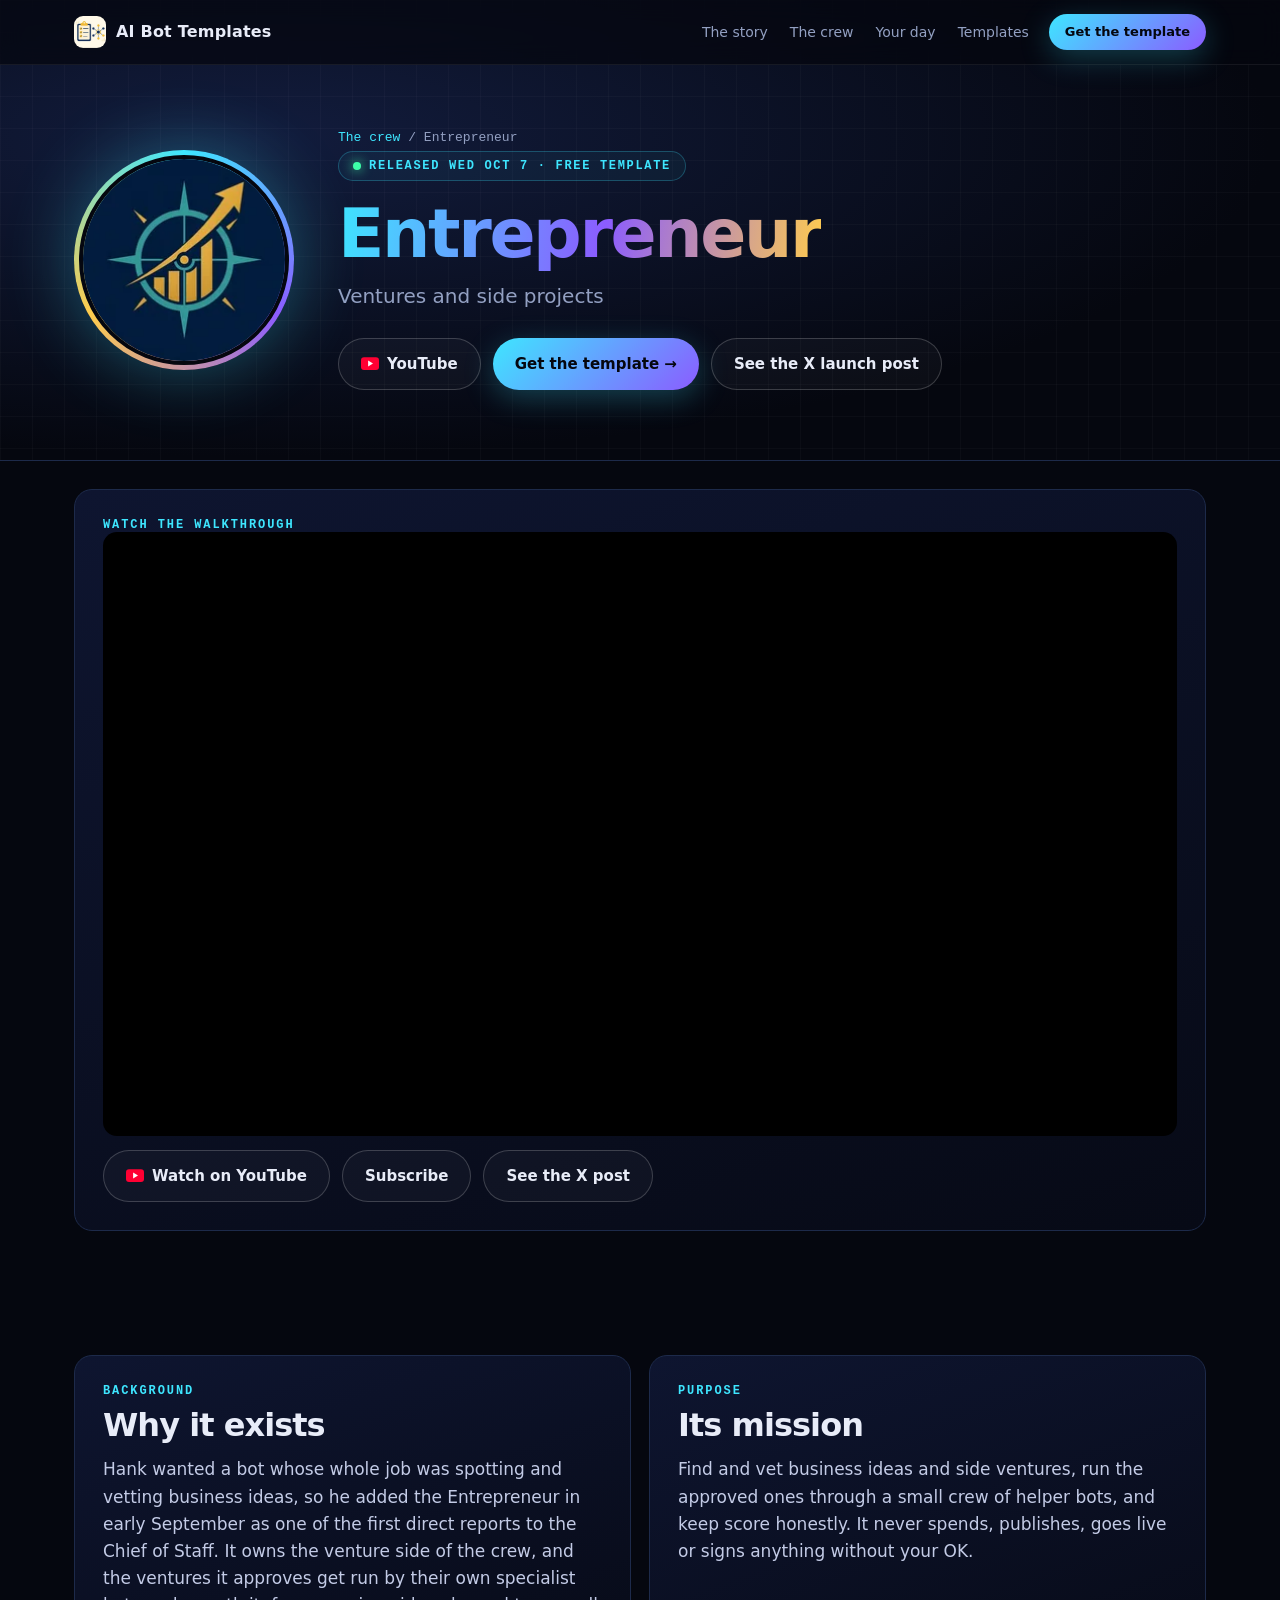
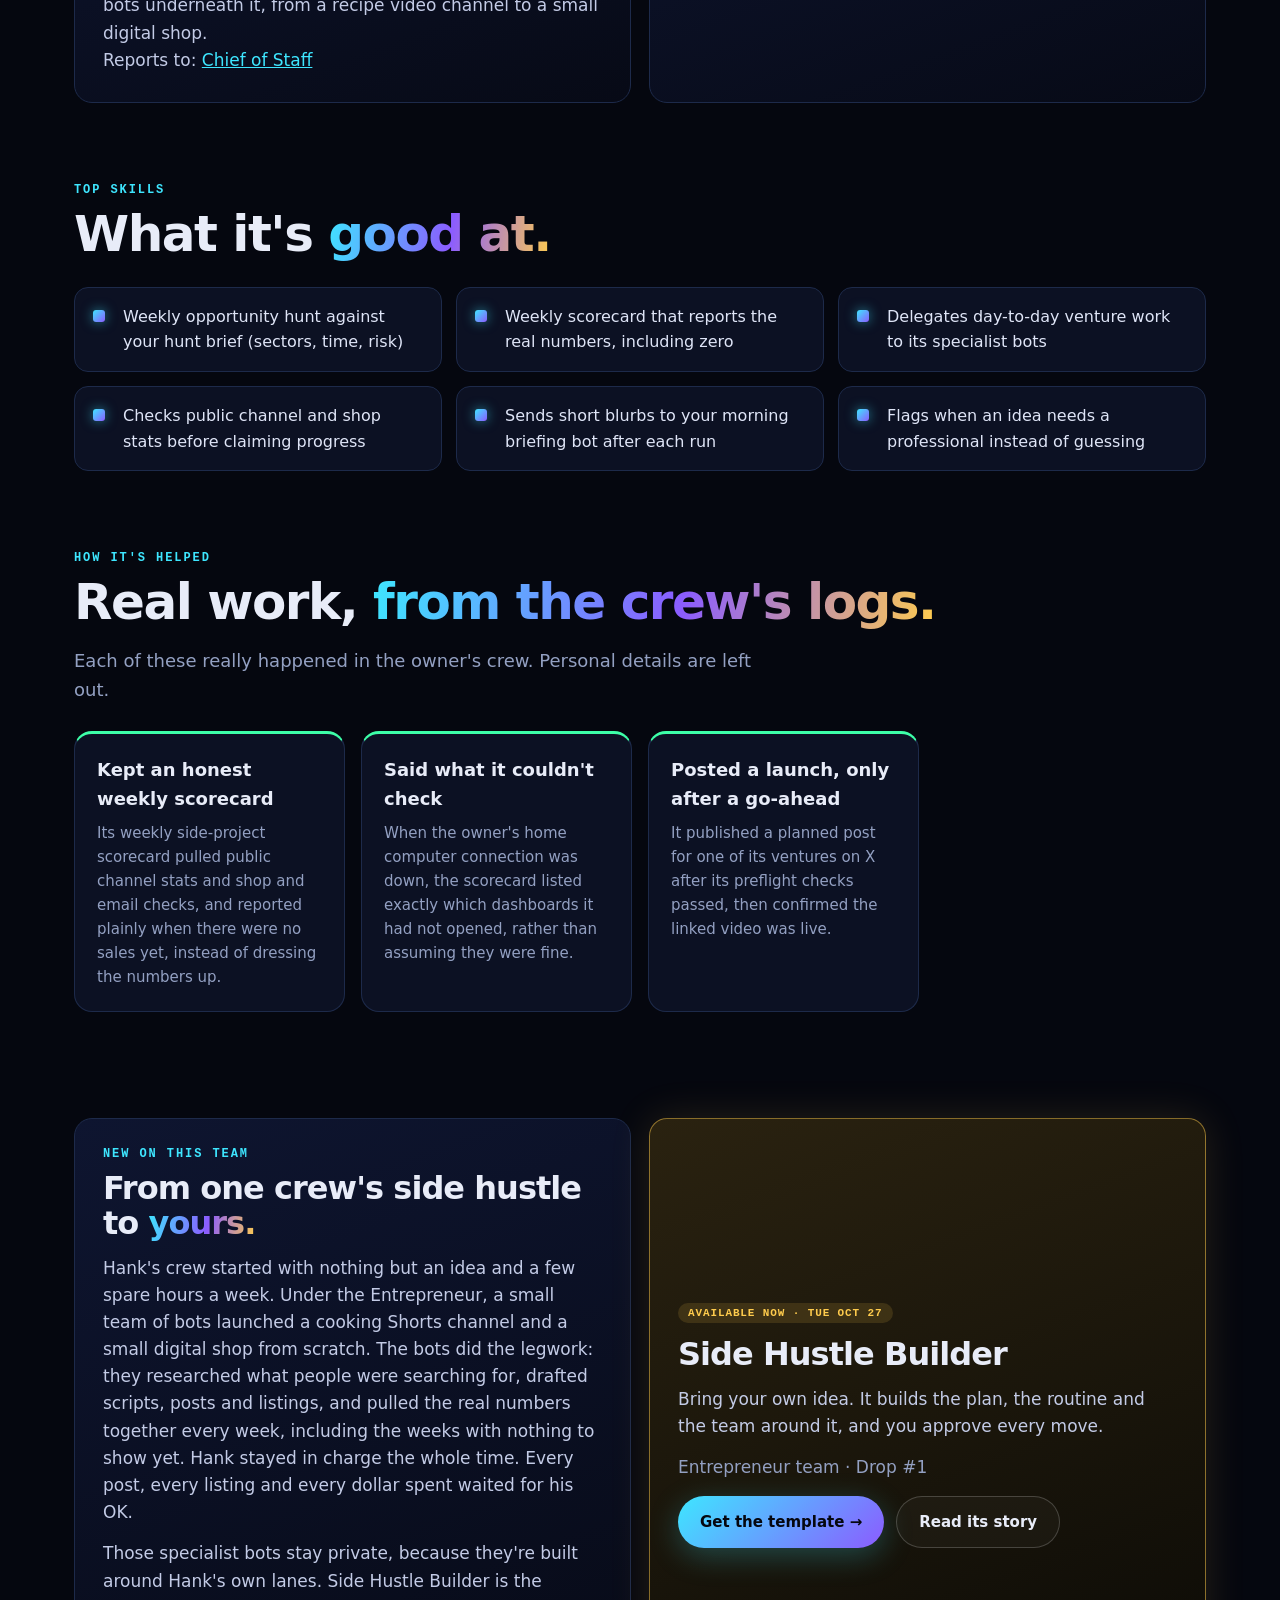
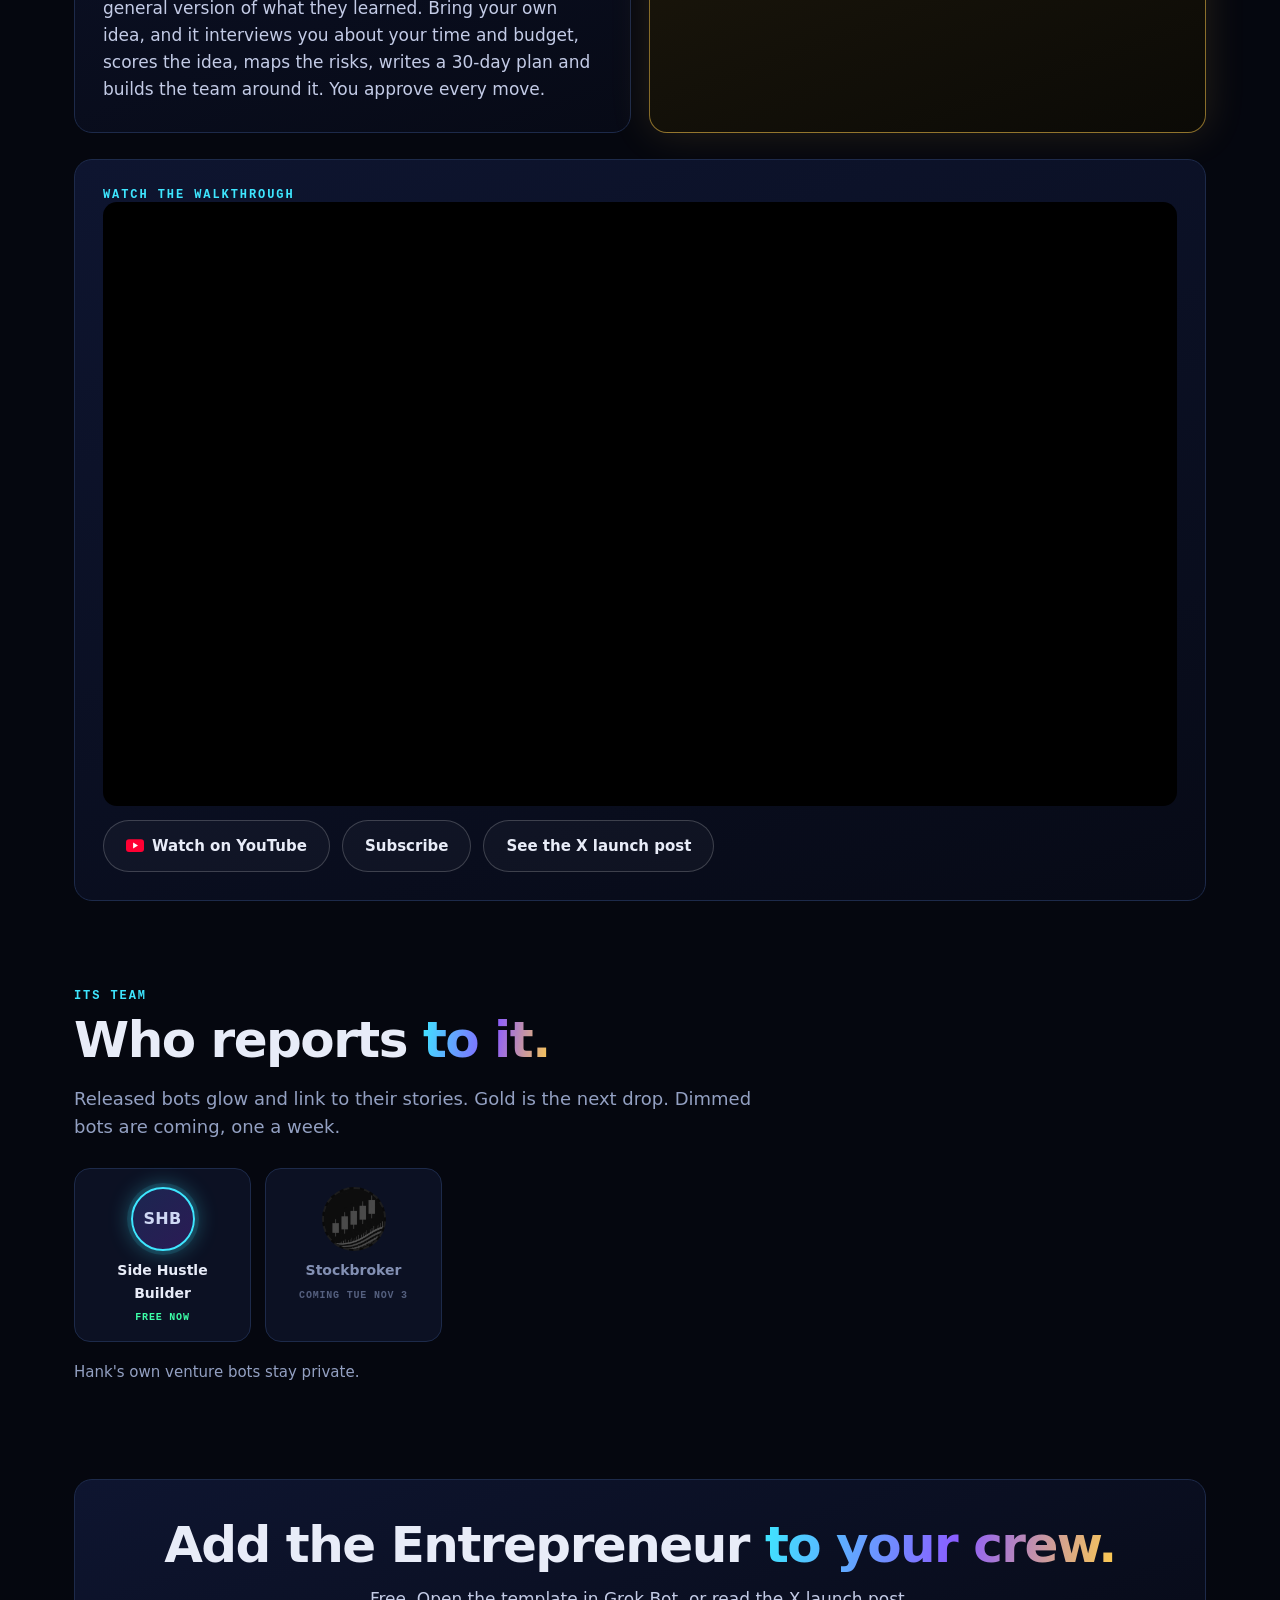
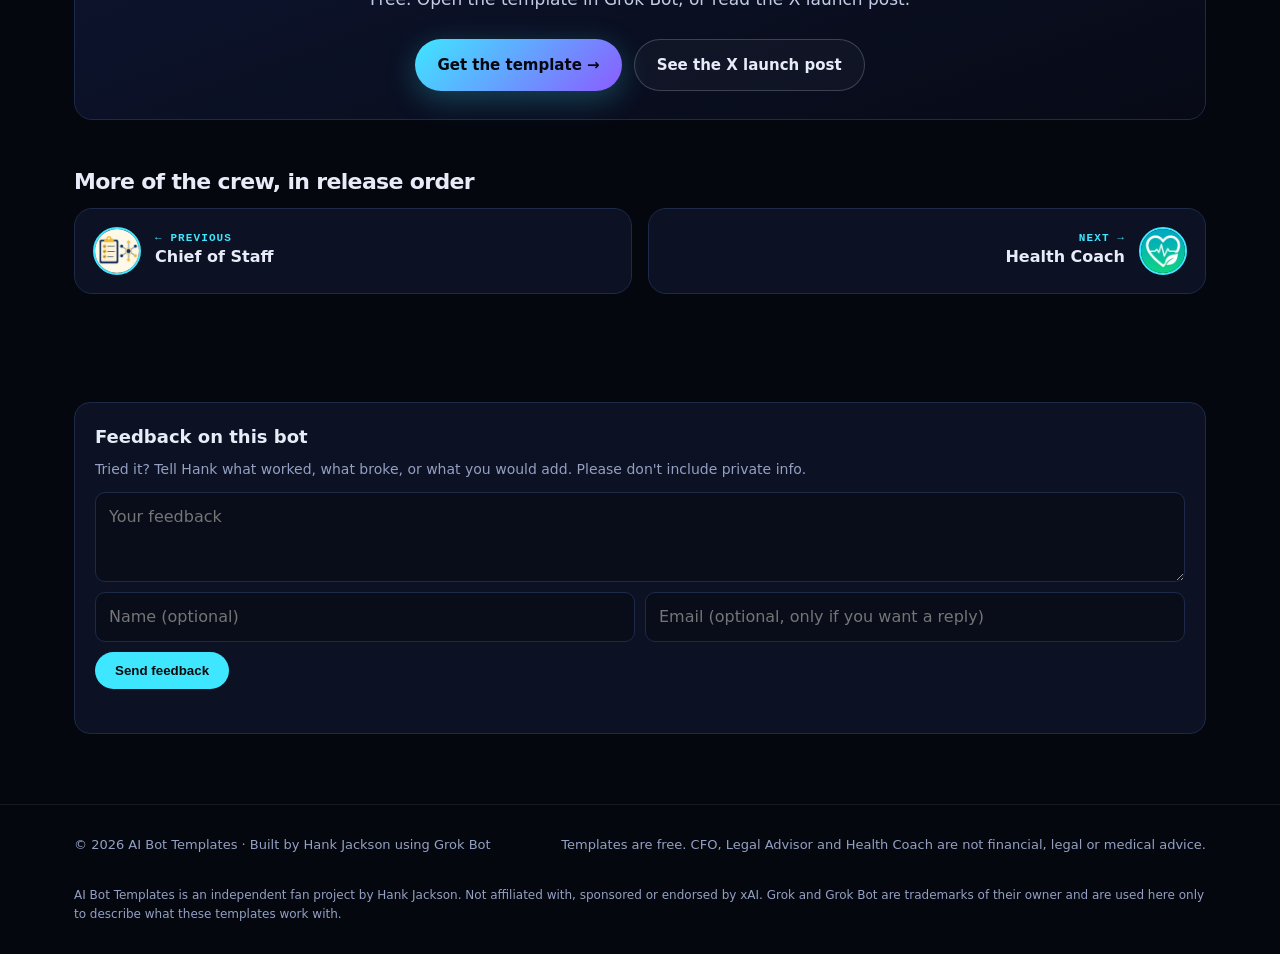
<file: bots/entrepreneur/index.html>
<!doctype html>
<html lang="en">
<head>
<meta charset="utf-8">
<meta name="viewport" content="width=device-width,initial-scale=1">
<title>Entrepreneur: its story · AI Bot Templates</title>
<meta name="description" content="The story of the Entrepreneur bot: why Hank built it, its purpose, top skills and team. Free Grok Bot template.">
<meta name="robots" content="noindex,nofollow">
<meta name="theme-color" content="#05070f">
<link rel="canonical" href="https://aibottemplates.com/bots/entrepreneur/">
<link rel="icon" href="../../assets/hank-s-chief-of-staff.webp">
<style>
:root{--bg:#05070f;--bg2:#0a0f1f;--card:#0e1428cc;--line:#1d2a4a;--tx:#e8ecf8;--mu:#93a0c2;--c1:#3ee6ff;--c2:#8b5cff;--c3:#ffcc4d;--ok:#3dffa8;--r:18px}
*{box-sizing:border-box}html{scroll-behavior:smooth}
body{margin:0;background:var(--bg);color:var(--tx);font:16px/1.6 ui-sans-serif,system-ui,-apple-system,"Segoe UI",Roboto,Inter,sans-serif;-webkit-font-smoothing:antialiased;overflow-x:hidden}
a{color:inherit}img{display:block;max-width:100%}
.wrap{max-width:1180px;margin:0 auto;padding:0 24px}
.skip{position:absolute;left:-999px}.skip:focus{left:12px;top:12px;z-index:99;background:#fff;color:#000;padding:8px 12px;border-radius:8px}
:focus-visible{outline:2px solid var(--c1);outline-offset:3px;border-radius:6px}
nav{position:fixed;inset:0 0 auto;z-index:20;backdrop-filter:blur(12px);background:#05070fb3;border-bottom:1px solid #ffffff10}
nav .wrap{display:flex;align-items:center;gap:20px;height:64px}
.brand{display:flex;align-items:center;gap:10px;font-weight:800;letter-spacing:.2px;text-decoration:none}
.brand img{width:32px;height:32px;border-radius:9px}
nav .links{margin-left:auto;display:flex;gap:22px;font-size:14px;color:var(--mu)}
nav .links a{text-decoration:none}nav .links a:hover{color:var(--tx)}
.btn{display:inline-flex;align-items:center;gap:8px;padding:13px 22px;border-radius:999px;font-weight:700;text-decoration:none;transition:transform .2s,box-shadow .2s;font-size:15px;border:0;cursor:pointer}
.btn.p{background:linear-gradient(135deg,var(--c1),var(--c2));color:#05070f;box-shadow:0 8px 30px #3ee6ff40}
.btn.p:hover{transform:translateY(-2px);box-shadow:0 12px 40px #8b5cff60}
.btn.g{border:1px solid #ffffff30;color:var(--tx);background:#ffffff08}.btn.g:hover{background:#ffffff14}
.btn.sm{padding:8px 16px;font-size:13px}
.eyebrow{display:inline-flex;align-items:center;gap:8px;font:600 12px/1 ui-monospace,SFMono-Regular,Menlo,monospace;letter-spacing:.14em;text-transform:uppercase;color:var(--c1);padding:8px 14px;border:1px solid #3ee6ff40;border-radius:999px;background:#3ee6ff0d}
.dot{width:8px;height:8px;border-radius:50%;background:var(--ok);box-shadow:0 0 12px var(--ok);animation:pulse 2s infinite}
@keyframes pulse{50%{opacity:.35}}
.grad{background:linear-gradient(100deg,var(--c1),var(--c2) 55%,var(--c3));-webkit-background-clip:text;background-clip:text;color:transparent}
section{padding:110px 0;scroll-margin-top:72px}
.kicker{font:600 12px ui-monospace,Menlo,monospace;letter-spacing:.16em;text-transform:uppercase;color:var(--c1)}
h2{font-size:clamp(30px,4vw,50px);line-height:1.08;letter-spacing:-.03em;margin:10px 0 14px;font-weight:800}
.sub{color:var(--mu);max-width:680px;font-size:18px}
.reveal{opacity:0;transform:translateY(26px);transition:opacity .8s,transform .8s}.reveal.in{opacity:1;transform:none}
.node{position:relative;display:flex;flex-direction:column;align-items:center;text-align:center;gap:6px}
.av{width:64px;height:64px;border-radius:50%;object-fit:cover;background:#0d1430;border:2px solid #2a3a66;flex:none}
.node.live .av{border-color:var(--c1);box-shadow:0 0 0 4px #3ee6ff1f,0 0 26px #3ee6ff66}
.node.next .av{border-color:var(--c3);box-shadow:0 0 0 4px #ffcc4d22,0 0 26px #ffcc4d66;animation:nextp 2.2s infinite}
@keyframes nextp{50%{box-shadow:0 0 0 8px #ffcc4d10,0 0 36px #ffcc4d99}}
.node.dim .av{filter:grayscale(1) brightness(.45);border-style:dashed}
.node .nm{font-size:13px;font-weight:650;line-height:1.2;max-width:110px}
.node.dim .nm{color:#6b7799}
.node .st{font:600 10px ui-monospace,monospace;letter-spacing:.08em;text-transform:uppercase;color:var(--ok)}
.node.next .st{color:var(--c3)}.node.dim .st{color:#55607f}
.cos{display:flex;justify-content:center;position:relative}
.cos .av{width:96px;height:96px}
.trunk{width:2px;height:28px;margin:8px auto 0;background:linear-gradient(var(--c1),#3ee6ff40)}
.directs{display:grid;grid-template-columns:repeat(8,1fr);gap:10px;position:relative;padding-top:28px;border-top:2px solid #3ee6ff40;margin:0 4%}
.directs>.col{position:relative;display:flex;flex-direction:column;align-items:center;gap:12px}
.directs>.col:before{content:"";position:absolute;top:-28px;left:50%;width:2px;height:28px;background:#3ee6ff40}
.team{display:flex;flex-direction:column;gap:10px;align-items:center;padding-top:12px;border-top:1px dashed #2a3a66;width:100%}
.team .av{width:40px;height:40px}.team .nm{font-size:11px;font-weight:500}
.team .node{gap:3px}
.badge{display:grid;place-items:center;font-weight:800;color:#cfd8f5;letter-spacing:.02em;background:linear-gradient(135deg,#1b2650,#2b1b55)}
.pill{font:600 11px ui-monospace,monospace;letter-spacing:.08em;text-transform:uppercase;padding:4px 10px;border-radius:999px;background:#3dffa81a;color:var(--ok);width:max-content}
.card.next .pill{background:#ffcc4d22;color:var(--c3)}
footer{border-top:1px solid #ffffff12;padding:30px 0;color:var(--mu);font-size:13px}
footer .wrap{display:flex;justify-content:space-between;gap:20px;flex-wrap:wrap}
@media (max-width:980px){.hero .wrap{grid-template-columns:1fr}.orbit{max-width:340px}.stats{grid-template-columns:repeat(2,1fr)}.story,.vals{grid-template-columns:1fr}.day{grid-template-columns:1fr}
 .directs{grid-template-columns:repeat(4,1fr);row-gap:30px;border-top:0}.directs>.col:before{display:none}.trunk{display:none}nav .links{display:none}}
@media (max-width:560px){.wrap{padding:0 18px}section{padding:80px 0}.directs{grid-template-columns:repeat(2,1fr)}.hero{padding-top:96px}.stat .n{font-size:36px}.orbit{max-width:280px}nav .btn{display:none}.lane{min-height:0}}
@media (prefers-reduced-motion:reduce){*,*:before,*:after{animation:none!important;transition:none!important}.reveal{opacity:1;transform:none}.bots .task{opacity:1;transform:none}}


.bh{position:relative;padding:130px 0 70px;overflow:hidden;border-bottom:1px solid var(--line);background:radial-gradient(ellipse at 20% 30%,#121c3d,#05070f 70%)}
.bh:before{content:"";position:absolute;inset:0;background-image:linear-gradient(#ffffff06 1px,transparent 1px),linear-gradient(90deg,#ffffff06 1px,transparent 1px);background-size:32px 32px;pointer-events:none}
.bh .wrap{position:relative;display:grid;grid-template-columns:auto 1fr;gap:44px;align-items:center}
.ring{position:relative;width:220px;height:220px;border-radius:50%;padding:5px;background:conic-gradient(var(--c1),var(--c2),var(--c3),var(--c1));box-shadow:0 0 70px #3ee6ff55}
.ring .av{width:100%;height:100%;border:4px solid var(--bg)}.ring .badge{font-size:64px}
.bh h1{font-size:clamp(38px,5.4vw,68px);line-height:1.04;letter-spacing:-.035em;margin:18px 0 10px;font-weight:850}
.bh .role{font-size:20px;color:var(--mu)}
.crumbs{font:500 13px ui-monospace,Menlo,monospace;color:var(--mu);margin-bottom:6px}.crumbs a{color:var(--c1);text-decoration:none}
.disc{display:inline-block;margin-top:14px;font:600 12px ui-monospace,monospace;letter-spacing:.08em;text-transform:uppercase;color:var(--c3);border:1px solid #ffcc4d55;border-radius:999px;padding:6px 12px;background:#ffcc4d10}
.ctas{display:flex;flex-wrap:wrap;gap:12px;margin:26px 0 0}
section{padding:70px 0}
.grid2{display:grid;grid-template-columns:1fr 1fr;gap:18px;margin-top:26px}
.panel{border:1px solid var(--line);border-radius:var(--r);padding:28px;background:linear-gradient(160deg,#0e1530,#070a16)}
.panel p{color:#c3cbe6;margin:0;font-size:17px}
.skills{list-style:none;padding:0;margin:26px 0 0;display:grid;grid-template-columns:repeat(auto-fill,minmax(300px,1fr));gap:14px}
.skills li{border:1px solid var(--line);border-radius:14px;padding:16px 18px 16px 48px;background:var(--card);position:relative;color:#dfe5f7}
.skills li:before{content:"";position:absolute;left:18px;top:22px;width:12px;height:12px;border-radius:3px;background:linear-gradient(135deg,var(--c1),var(--c2));box-shadow:0 0 12px #3ee6ff88}
.exs{display:grid;grid-template-columns:repeat(auto-fill,minmax(260px,1fr));gap:16px;margin-top:26px}
.ex{border:1px solid var(--line);border-radius:var(--r);padding:22px;background:var(--card);border-top:3px solid var(--ok)}
.ex h3{margin:0 0 8px;font-size:18px}.ex p{margin:0;color:var(--mu);font-size:15px}
.teamg{display:grid;grid-template-columns:repeat(auto-fill,minmax(160px,1fr));gap:14px;margin-top:26px}
.tm{border:1px solid var(--line);border-radius:16px;padding:18px 12px;background:var(--card);display:flex;flex-direction:column;align-items:center;gap:8px;text-align:center;text-decoration:none}
.tm .av{width:64px;height:64px}.tm.live .av{border-color:var(--c1);box-shadow:0 0 0 4px #3ee6ff1f,0 0 22px #3ee6ff66}
.tm.next .av{border-color:var(--c3);box-shadow:0 0 0 4px #ffcc4d22,0 0 22px #ffcc4d66}.tm.dim .av{filter:grayscale(1) brightness(.5);border-style:dashed}
.tm b{font-size:14px}.tm .st{font:600 10px ui-monospace,monospace;letter-spacing:.08em;text-transform:uppercase;color:var(--ok)}
.tm.next .st{color:var(--c3)}.tm.dim .st{color:#55607f}.tm.dim b{color:#8390b3}a.tm:hover{border-color:#3ee6ff80;transform:translateY(-3px)}a.tm{transition:transform .2s,border-color .2s}
.empty{margin-top:22px;color:var(--mu);border:1px dashed var(--line);border-radius:16px;padding:22px}
.pn{display:grid;grid-template-columns:1fr 1fr;gap:16px;margin-top:10px}
.pn a{display:flex;align-items:center;gap:14px;border:1px solid var(--line);border-radius:var(--r);padding:18px;background:var(--card);text-decoration:none;transition:border-color .2s}
.pn a:hover{border-color:#3ee6ff80}.pn .av{width:48px;height:48px;border-color:var(--c1)}.pn small{display:block;font:600 11px ui-monospace,monospace;letter-spacing:.1em;color:var(--c1);text-transform:uppercase}
.pn .nx{justify-content:flex-end;text-align:right}
.note{font-size:13px;color:#6b7799;margin-top:14px}
@media (max-width:860px){.bh .wrap{grid-template-columns:1fr}.ring{width:160px;height:160px}.grid2,.pn{grid-template-columns:1fr}}

</style>
<link rel="stylesheet" href="../../assets/community.css"><style>:root{--cm-line:#1d2a4a;--cm-card:#0e1428cc;--cm-mute:#93a0c2;--cm-accent:#3ee6ff}</style>
</head>
<body>
<a class="skip" href="#main">Skip to content</a>
<nav aria-label="Primary"><div class="wrap">
 <a class="brand" href="../../"><img src="../../assets/hank-s-chief-of-staff.webp" alt="" width="32" height="32">AI Bot Templates</a>
 <div class="links"><a href="../../#story">The story</a><a href="../../#crew">The crew</a><a href="../../#day">Your day</a><a href="../../#templates">Templates</a></div>
 <a class="btn p sm" href="https://x.ai/bot/scvcDPnSH2_sj3pH6ONCR" rel="noopener">Get the template</a>
</div></nav>
<header class="bh"><div class="wrap">
 <div class="ring"><img class="av" src="../../assets/entrepreneur.webp" alt="" width="64" height="64"></div>
 <div>
  <div class="crumbs"><a href="../../#crew">The crew</a> / Entrepreneur</div>
  <span class="eyebrow"><span class="dot"></span>Released Wed Oct 7 · Free template</span>
  <h1><span class="grad">Entrepreneur</span></h1>
  <div class="role">Ventures and side projects</div>
  
  <div class="ctas"><a class="btn g yt-channel" data-live="1" href="https://www.youtube.com/@AIBotTemplates" rel="noopener"><svg width="18" height="13" viewBox="0 0 24 17" aria-hidden="true" style="vertical-align:-2px"><rect width="24" height="17" rx="4" fill="#ff0033"/><path d="M9.5 4.5v8l6.5-4z" fill="#fff"/></svg> YouTube</a><a class="btn p" href="https://x.ai/bot/scvcDPnSH2_sj3pH6ONCR" rel="noopener">Get the template →</a><a class="btn g" href="https://x.com/hjackson2/status/2107967069543075893" rel="noopener">See the X launch post</a></div>
 </div>
</div></header>
<!-- YT-SLOT: paste the 11-char video id into data-yt-id after Hank approves the upload -->
<section class="wrap yt-slot" data-yt-id="C5M-5XMf0ps" data-title="Entrepreneur walkthrough" hidden style="margin:28px auto"><div class="panel"><div class="kicker">Watch the walkthrough</div><div class="yt-frame" style="position:relative;aspect-ratio:16/9;border-radius:14px;overflow:hidden;background:#000"></div><div class="ctas" style="margin-top:14px"><a class="btn g yt-watch" href="https://www.youtube.com/@AIBotTemplates" rel="noopener"><svg width="18" height="13" viewBox="0 0 24 17" aria-hidden="true" style="vertical-align:-2px"><rect width="24" height="17" rx="4" fill="#ff0033"/><path d="M9.5 4.5v8l6.5-4z" fill="#fff"/></svg> Watch on YouTube</a><a class="btn g" href="https://www.youtube.com/@AIBotTemplates?sub_confirmation=1" rel="noopener">Subscribe</a><a class="btn g" href="https://x.com/hjackson2/status/2107967069543075893" rel="noopener">See the X post</a></div></div></section>
<main id="main">
<section><div class="wrap">
 <div class="grid2">
  <div class="panel"><div class="kicker">Background</div><h2 style="font-size:32px">Why it exists</h2><p>Hank wanted a bot whose whole job was spotting and vetting business ideas, so he added the Entrepreneur in early September as one of the first direct reports to the Chief of Staff. It owns the venture side of the crew, and the ventures it approves get run by their own specialist bots underneath it, from a recipe video channel to a small digital shop.</p><p class="note">Reports to: <a href="../chief-of-staff/" style="color:var(--c1)">Chief of Staff</a></p></div>
  <div class="panel"><div class="kicker">Purpose</div><h2 style="font-size:32px">Its mission</h2><p>Find and vet business ideas and side ventures, run the approved ones through a small crew of helper bots, and keep score honestly. It never spends, publishes, goes live or signs anything without your OK.</p></div>
 </div>
</div></section>
<section style="padding-top:10px"><div class="wrap">
 <div class="kicker">Top skills</div><h2>What it's <span class="grad">good at.</span></h2>
 <ul class="skills"><li>Weekly opportunity hunt against your hunt brief (sectors, time, risk)</li><li>Weekly scorecard that reports the real numbers, including zero</li><li>Delegates day-to-day venture work to its specialist bots</li><li>Checks public channel and shop stats before claiming progress</li><li>Sends short blurbs to your morning briefing bot after each run</li><li>Flags when an idea needs a professional instead of guessing</li></ul>
</div></section>
<section style="padding-top:10px"><div class="wrap"><div class="kicker">How it's helped</div><h2>Real work, <span class="grad">from the crew's logs.</span></h2><p class="sub">Each of these really happened in the owner's crew. Personal details are left out.</p><div class="exs"><div class="ex"><h3>Kept an honest weekly scorecard</h3><p>Its weekly side-project scorecard pulled public channel stats and shop and email checks, and reported plainly when there were no sales yet, instead of dressing the numbers up.</p></div><div class="ex"><h3>Said what it couldn&#x27;t check</h3><p>When the owner&#x27;s home computer connection was down, the scorecard listed exactly which dashboards it had not opened, rather than assuming they were fine.</p></div><div class="ex"><h3>Posted a launch, only after a go-ahead</h3><p>It published a planned post for one of its ventures on X after its preflight checks passed, then confirmed the linked video was live.</p></div></div></div></section>
<section style="padding-top:10px"><div class="wrap">
 <div class="grid2">
  <div class="panel"><div class="kicker">New on this team</div><h2 style="font-size:32px">From one crew's side hustle to <span class="grad">yours.</span></h2><p>Hank's crew started with nothing but an idea and a few spare hours a week. Under the Entrepreneur, a small team of bots launched a cooking Shorts channel and a small digital shop from scratch. The bots did the legwork: they researched what people were searching for, drafted scripts, posts and listings, and pulled the real numbers together every week, including the weeks with nothing to show yet. Hank stayed in charge the whole time. Every post, every listing and every dollar spent waited for his OK.</p><p style="margin-top:14px">Those specialist bots stay private, because they're built around Hank's own lanes. Side Hustle Builder is the general version of what they learned. Bring your own idea, and it interviews you about your time and budget, scores the idea, maps the risks, writes a 30-day plan and builds the team around it. You approve every move.</p></div>
  <div class="panel" style="border-color:#ffcc4d80;background:linear-gradient(160deg,#2a2210,#0b0a06);box-shadow:0 0 40px #ffcc4d22;display:flex;flex-direction:column;justify-content:center;gap:14px"><span class="pill" style="background:#ffcc4d22;color:var(--c3)">Available now · Tue Oct 27</span><h2 style="font-size:32px;margin:0">Side Hustle Builder</h2><p>Bring your own idea. It builds the plan, the routine and the team around it, and you approve every move.</p><p class="note" style="color:var(--mu)">Entrepreneur team · Drop #1</p><div class="ctas" style="margin:0"><a class="btn p" href="https://x.ai/bot/V-ddYBdTCYNFbaEEZEFh5" rel="noopener">Get the template →</a><a class="btn g" href="../side-hustle-builder/">Read its story</a></div></div>
<!-- YT-SLOT: paste the 11-char video id into data-yt-id after Hank approves the upload -->
<section class="wrap yt-slot" id="side-hustle-builder-video" data-yt-id="swVrIFXZouI" data-title="Side Hustle Builder walkthrough" hidden style="grid-column:1/-1;margin:8px 0;padding:0"><div class="panel"><div class="kicker">Watch the walkthrough</div><div class="yt-frame" style="position:relative;aspect-ratio:16/9;border-radius:14px;overflow:hidden;background:#000"></div><div class="ctas" style="margin-top:14px"><a class="btn g yt-watch" href="https://youtu.be/swVrIFXZouI" rel="noopener"><svg width="18" height="13" viewBox="0 0 24 17" aria-hidden="true" style="vertical-align:-2px"><rect width="24" height="17" rx="4" fill="#ff0033"/><path d="M9.5 4.5v8l6.5-4z" fill="#fff"/></svg> Watch on YouTube</a><a class="btn g" href="https://www.youtube.com/@AIBotTemplates?sub_confirmation=1" rel="noopener">Subscribe</a><a class="btn g" href="https://x.com/hjackson2/status/2114708880504524914" rel="noopener">See the X launch post</a></div></div></section>
 </div>
</div></section>
<section style="padding-top:10px"><div class="wrap">
 <div class="kicker">Its team</div><h2>Who reports <span class="grad">to it.</span></h2>
 <p class="sub">Released bots glow and link to their stories. Gold is the next drop. Dimmed bots are coming, one a week.</p>
 <div class="teamg"><a class="tm live" href="../side-hustle-builder/"><span class="av badge" aria-hidden="true">SHB</span><b>Side Hustle Builder</b><span class="st">Free now</span></a><div class="tm dim"><img class="av" src="../../assets/stockbroker.webp" alt="" width="64" height="64"><b>Stockbroker</b><span class="st">Coming Tue Nov 3</span></div></div>
 <p class="sub" style="margin-top:18px;font-size:15px">Hank&#39;s own venture bots stay private.</p>
</div></section>
<section style="padding-top:10px"><div class="wrap">
 <div class="panel" style="text-align:center"><h2>Add the Entrepreneur <span class="grad">to your crew.</span></h2><p class="sub" style="margin:0 auto 6px">Free. Open the template in Grok Bot, or read the X launch post.</p>
 <div class="ctas" style="justify-content:center"><a class="btn p" href="https://x.ai/bot/scvcDPnSH2_sj3pH6ONCR" rel="noopener">Get the template →</a><a class="btn g" href="https://x.com/hjackson2/status/2107967069543075893" rel="noopener">See the X launch post</a></div></div>
 <h2 style="font-size:22px;margin-top:50px">More of the crew, in release order</h2>
 <div class="pn"><a href="../chief-of-staff/"><img class="av" src="../../assets/hank-s-chief-of-staff.webp" alt="" width="64" height="64"><div><small>← Previous</small><b>Chief of Staff</b></div></a><a class="nx" href="../health-coach/"><div><small>Next →</small><b>Health Coach</b></div><img class="av" src="../../assets/health-coach.webp" alt="" width="64" height="64"></a></div>
</div></section>
</main>
<section style="padding-top:10px"><div class="wrap"><div class="cm-box"><h3>Feedback on this bot</h3><p class="cm-sub">Tried it? Tell Hank what worked, what broke, or what you would add. Please don&#39;t include private info.</p><form data-cm="feedback"><label class="cm-hp" aria-hidden="true">Leave blank<input name="website" tabindex="-1" autocomplete="off"></label><input type="hidden" name="context" value="Entrepreneur"><textarea name="message" required maxlength="2000" placeholder="Your feedback"></textarea><div class="cm-row"><input name="name" maxlength="80" placeholder="Name (optional)"><input name="email" type="email" maxlength="120" placeholder="Email (optional, only if you want a reply)"></div><button type="submit">Send feedback</button><div class="cm-msg" role="status"></div></form></div></div></section>
<footer><div class="wrap"><span>© 2026 AI Bot Templates · Built by Hank Jackson using Grok Bot</span><span>Templates are free. CFO, Legal Advisor and Health Coach are not financial, legal or medical advice.</span><p style="font-size:12px;color:var(--mu);margin:10px 0 0;flex-basis:100%">AI Bot Templates is an independent fan project by Hank Jackson. Not affiliated with, sponsored or endorsed by xAI. Grok and Grok Bot are trademarks of their owner and are used here only to describe what these templates work with.</p></div></footer>
<script>window.CM_CONFIG={turnstileSiteKey:""};</script><script src="../../assets/community.js" defer></script>
<script>/* YouTube slots: set data-yt-id on .yt-slot to show; hidden while empty */
document.querySelectorAll('.yt-slot').forEach(function(s){var id=(s.dataset.ytId||'').trim();if(!/^[\w-]{11}$/.test(id)){s.hidden=true;return;}s.hidden=false;s.querySelector('.yt-frame').innerHTML='<iframe src="https://www.youtube-nocookie.com/embed/'+id+'" title="'+(s.dataset.title||'Walkthrough video')+'" loading="lazy" allow="accelerometer;encrypted-media;picture-in-picture" allowfullscreen style="position:absolute;inset:0;width:100%;height:100%;border:0"></iframe>';});
document.querySelectorAll('.yt-channel').forEach(function(a){if(!a.dataset.live)a.hidden=true;});</script>
<!-- Cloudflare Web Analytics --><script type='module' src='https://static.cloudflareinsights.com/beacon.min.js' data-cf-beacon='{"token": "3c69864318694514938088a33fb11db5"}'></script><!-- End Cloudflare Web Analytics -->
</body>
</html>
</file>
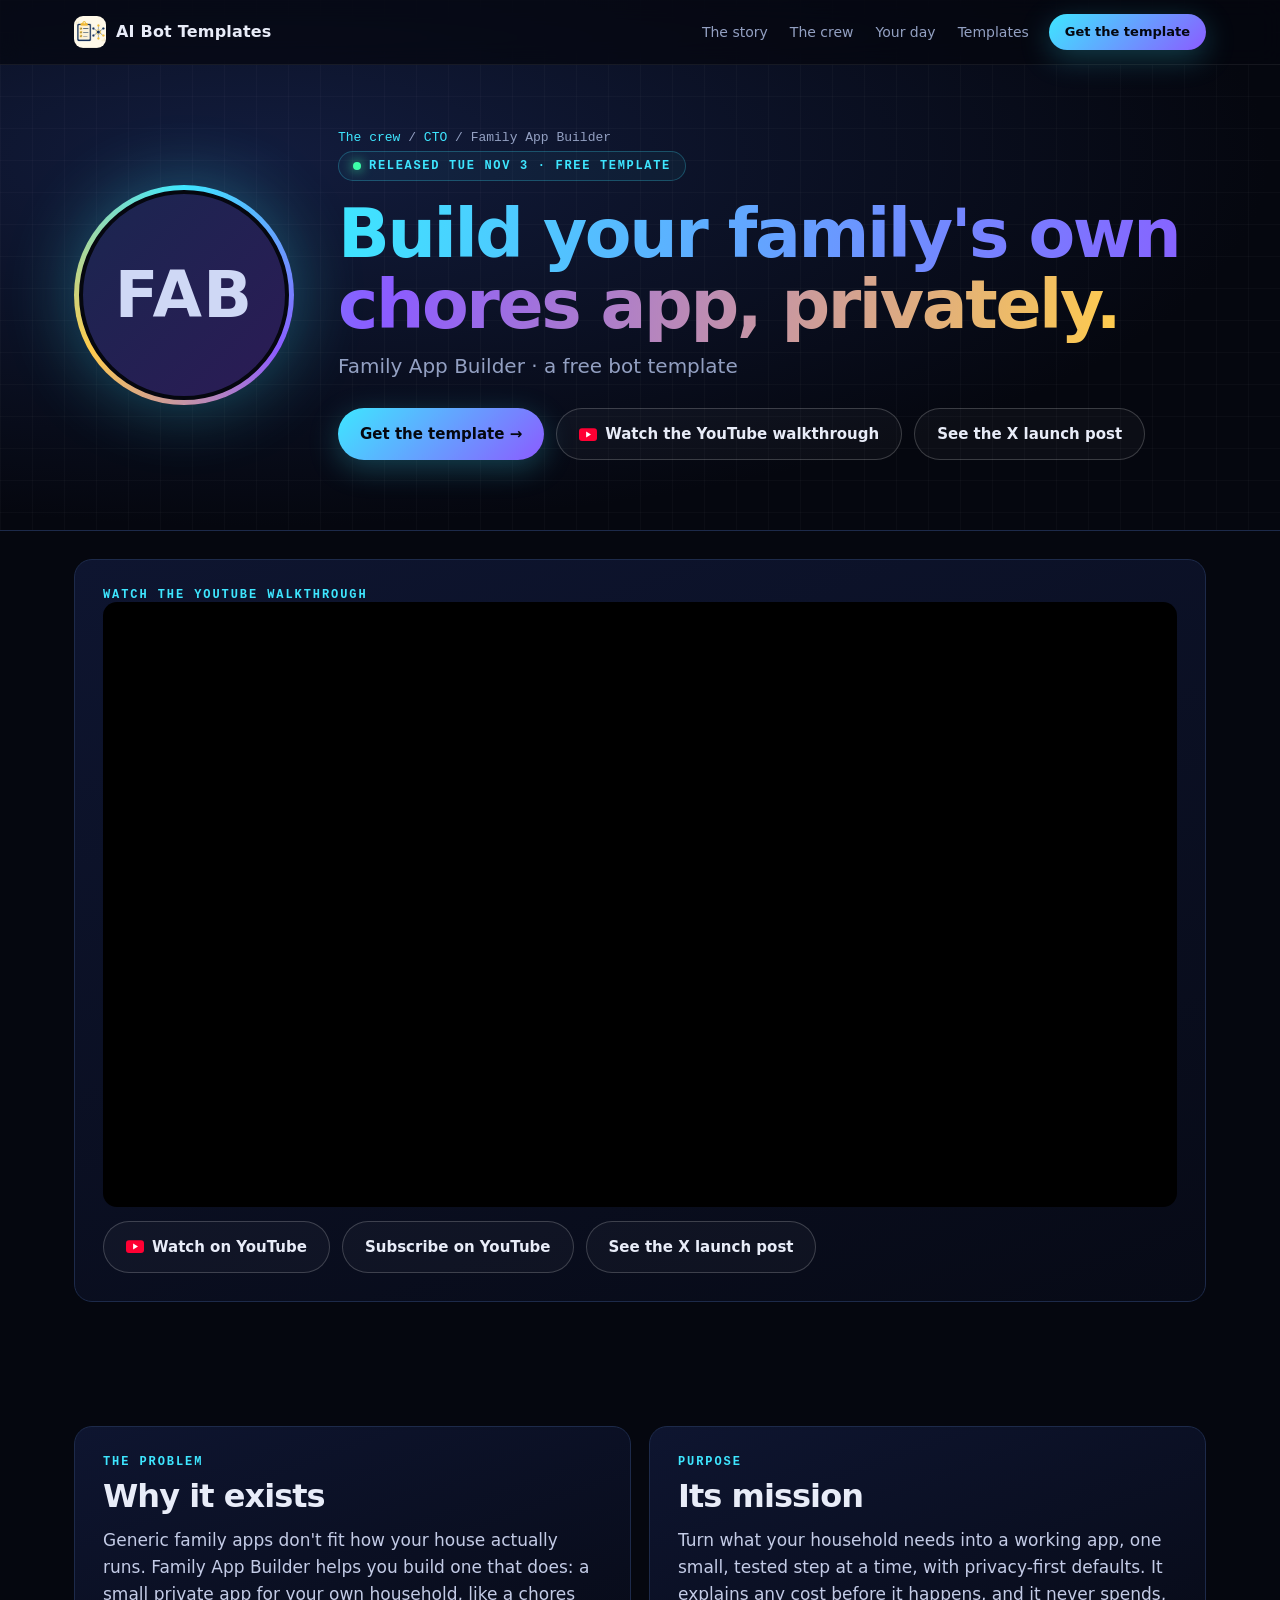
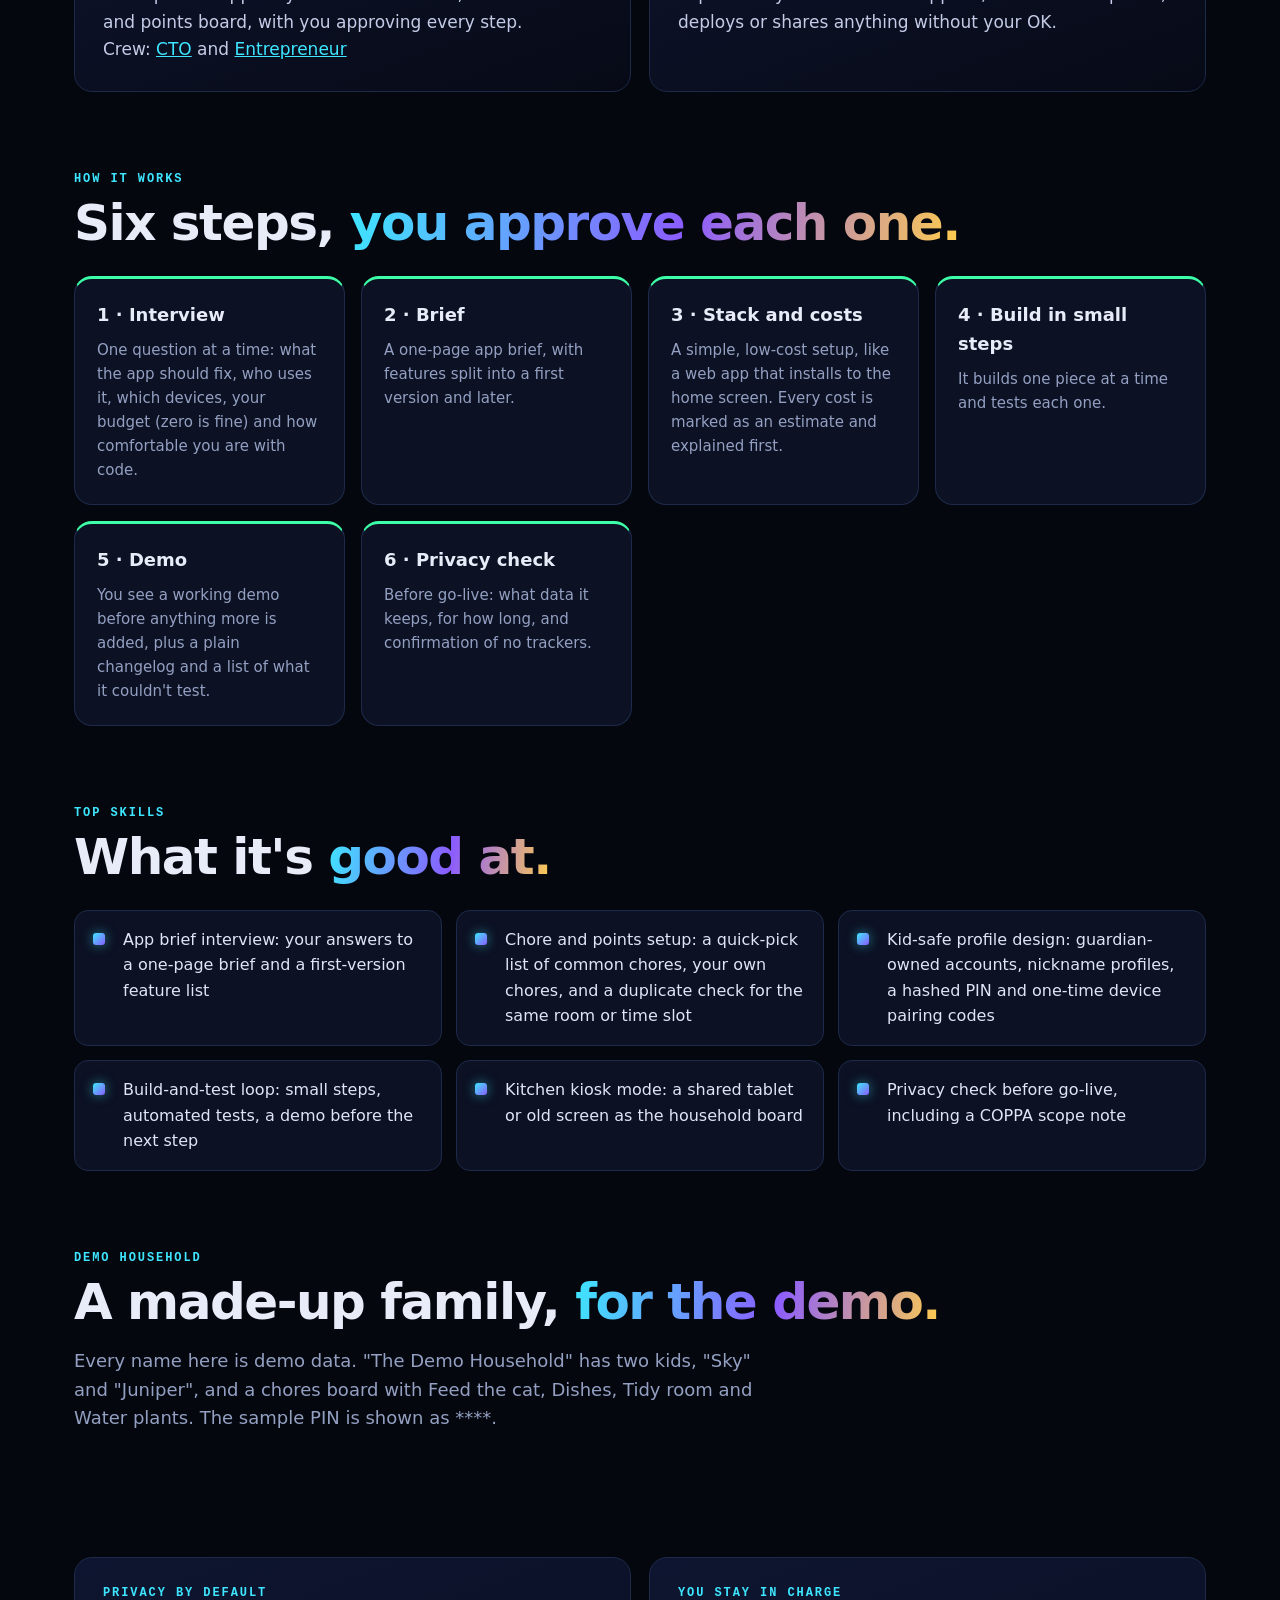
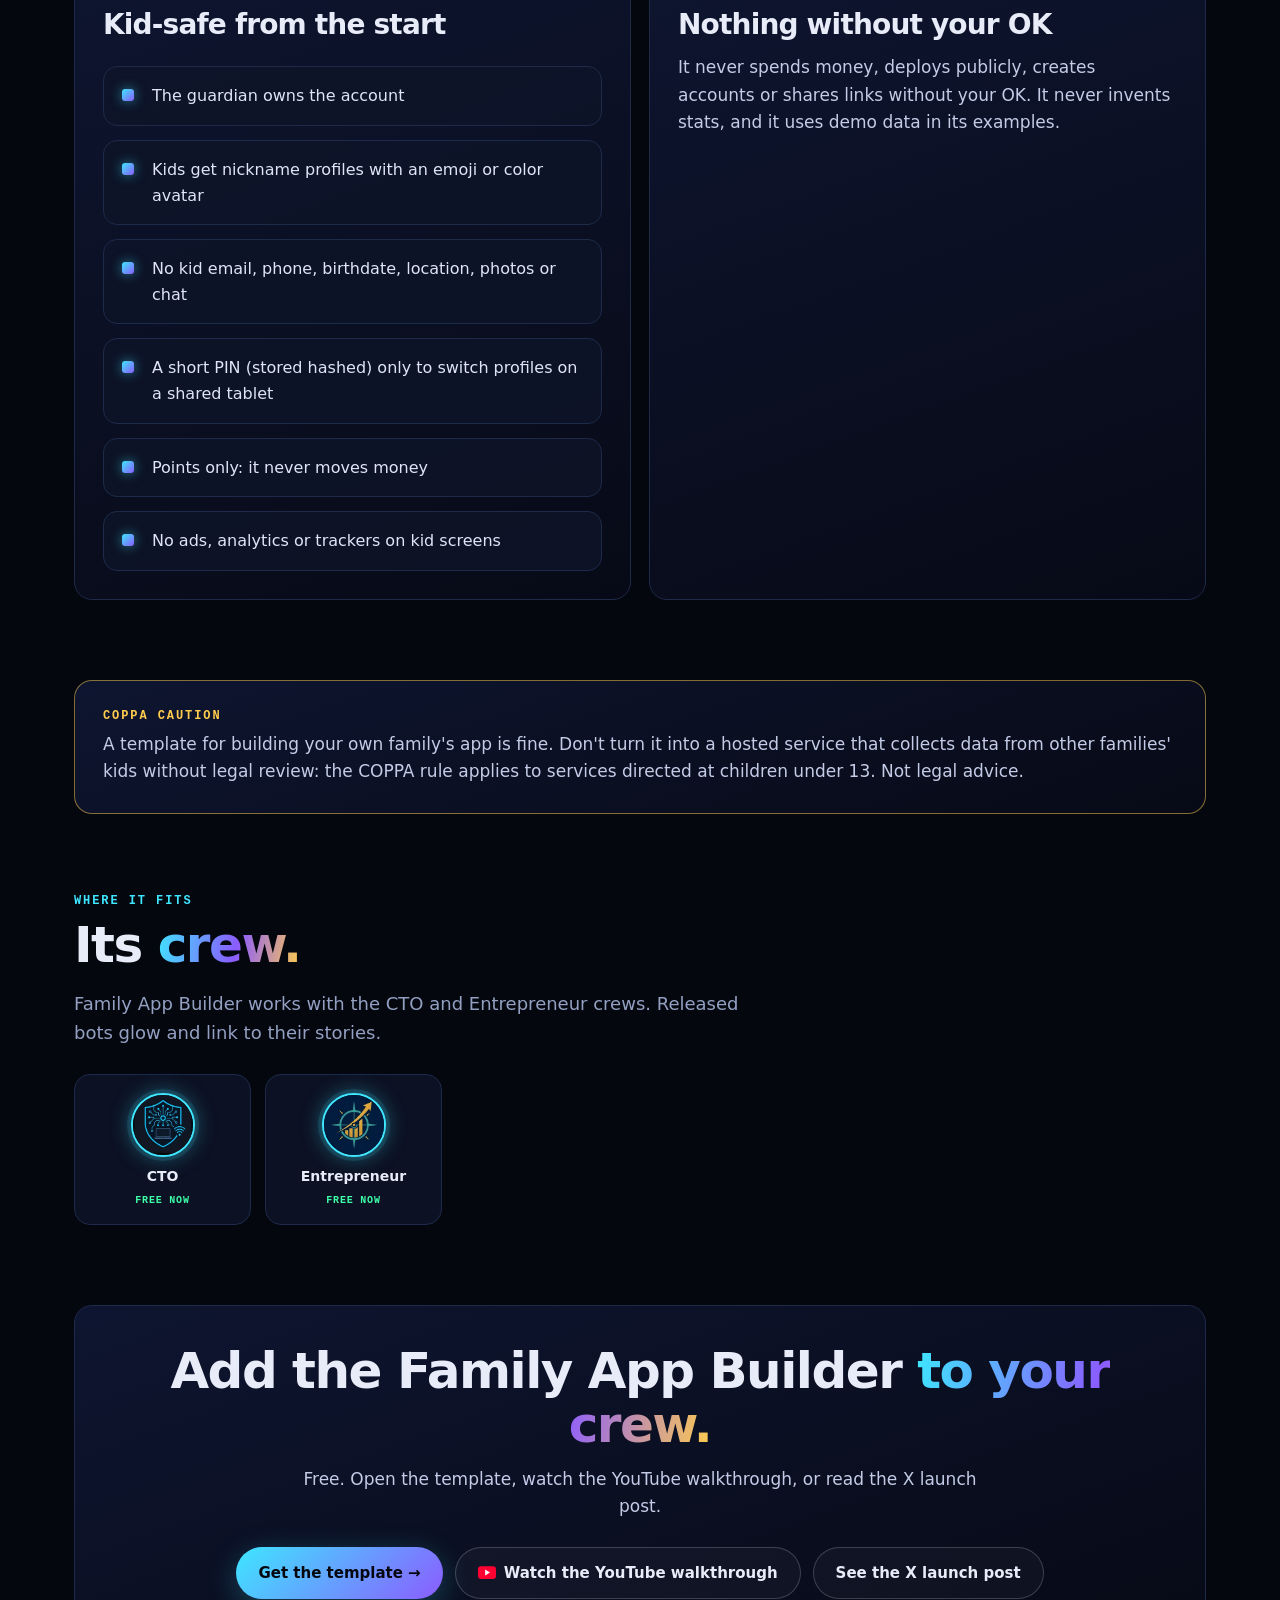
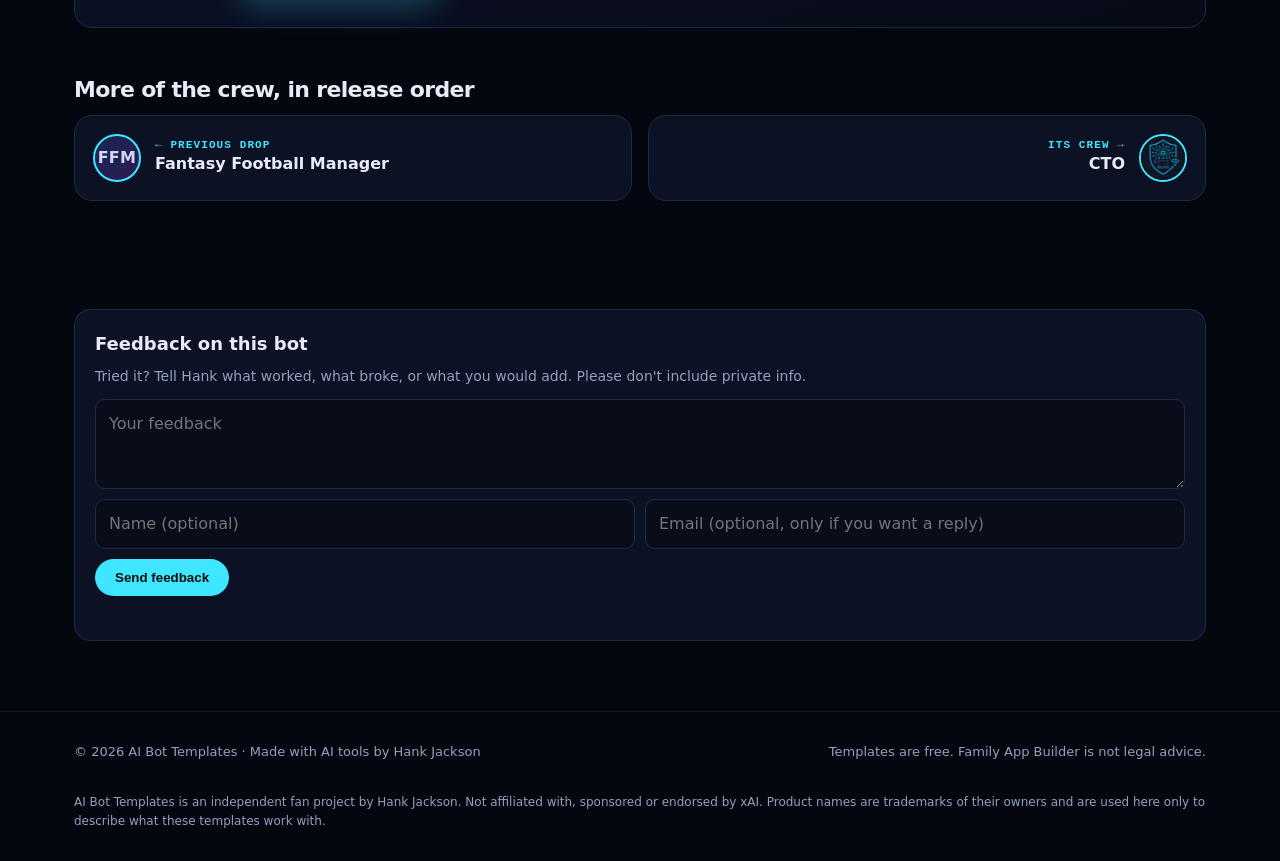
<file: bots/family-app-builder/index.html>
<!doctype html>
<html lang="en">
<head>
<meta charset="utf-8">
<meta name="viewport" content="width=device-width,initial-scale=1">
<title>Family App Builder: its story · AI Bot Templates</title>
<meta name="description" content="The story of the Family App Builder bot: a free template that helps you build a small private app for your own household, like a chores and points board, with privacy-first defaults.">
<meta name="robots" content="noindex,nofollow">
<meta name="theme-color" content="#05070f">
<link rel="canonical" href="https://aibottemplates.com/bots/family-app-builder/">
<link rel="icon" href="../../assets/hank-s-chief-of-staff.webp">
<style>
:root{--bg:#05070f;--bg2:#0a0f1f;--card:#0e1428cc;--line:#1d2a4a;--tx:#e8ecf8;--mu:#93a0c2;--c1:#3ee6ff;--c2:#8b5cff;--c3:#ffcc4d;--ok:#3dffa8;--r:18px}
*{box-sizing:border-box}html{scroll-behavior:smooth}
body{margin:0;background:var(--bg);color:var(--tx);font:16px/1.6 ui-sans-serif,system-ui,-apple-system,"Segoe UI",Roboto,Inter,sans-serif;-webkit-font-smoothing:antialiased;overflow-x:hidden}
a{color:inherit}img{display:block;max-width:100%}
.wrap{max-width:1180px;margin:0 auto;padding:0 24px}
.skip{position:absolute;left:-999px}.skip:focus{left:12px;top:12px;z-index:99;background:#fff;color:#000;padding:8px 12px;border-radius:8px}
:focus-visible{outline:2px solid var(--c1);outline-offset:3px;border-radius:6px}
nav{position:fixed;inset:0 0 auto;z-index:20;backdrop-filter:blur(12px);background:#05070fb3;border-bottom:1px solid #ffffff10}
nav .wrap{display:flex;align-items:center;gap:20px;height:64px}
.brand{display:flex;align-items:center;gap:10px;font-weight:800;letter-spacing:.2px;text-decoration:none}
.brand img{width:32px;height:32px;border-radius:9px}
nav .links{margin-left:auto;display:flex;gap:22px;font-size:14px;color:var(--mu)}
nav .links a{text-decoration:none}nav .links a:hover{color:var(--tx)}
.btn{display:inline-flex;align-items:center;gap:8px;padding:13px 22px;border-radius:999px;font-weight:700;text-decoration:none;transition:transform .2s,box-shadow .2s;font-size:15px;border:0;cursor:pointer}
.btn.p{background:linear-gradient(135deg,var(--c1),var(--c2));color:#05070f;box-shadow:0 8px 30px #3ee6ff40}
.btn.p:hover{transform:translateY(-2px);box-shadow:0 12px 40px #8b5cff60}
.btn.g{border:1px solid #ffffff30;color:var(--tx);background:#ffffff08}.btn.g:hover{background:#ffffff14}
.btn.sm{padding:8px 16px;font-size:13px}
.eyebrow{display:inline-flex;align-items:center;gap:8px;font:600 12px/1 ui-monospace,SFMono-Regular,Menlo,monospace;letter-spacing:.14em;text-transform:uppercase;color:var(--c1);padding:8px 14px;border:1px solid #3ee6ff40;border-radius:999px;background:#3ee6ff0d}
.dot{width:8px;height:8px;border-radius:50%;background:var(--ok);box-shadow:0 0 12px var(--ok);animation:pulse 2s infinite}
@keyframes pulse{50%{opacity:.35}}
.grad{background:linear-gradient(100deg,var(--c1),var(--c2) 55%,var(--c3));-webkit-background-clip:text;background-clip:text;color:transparent}
section{padding:110px 0;scroll-margin-top:72px}
.kicker{font:600 12px ui-monospace,Menlo,monospace;letter-spacing:.16em;text-transform:uppercase;color:var(--c1)}
h2{font-size:clamp(30px,4vw,50px);line-height:1.08;letter-spacing:-.03em;margin:10px 0 14px;font-weight:800}
.sub{color:var(--mu);max-width:680px;font-size:18px}
.reveal{opacity:0;transform:translateY(26px);transition:opacity .8s,transform .8s}.reveal.in{opacity:1;transform:none}
.node{position:relative;display:flex;flex-direction:column;align-items:center;text-align:center;gap:6px}
.av{width:64px;height:64px;border-radius:50%;object-fit:cover;background:#0d1430;border:2px solid #2a3a66;flex:none}
.node.live .av{border-color:var(--c1);box-shadow:0 0 0 4px #3ee6ff1f,0 0 26px #3ee6ff66}
.node.next .av{border-color:var(--c3);box-shadow:0 0 0 4px #ffcc4d22,0 0 26px #ffcc4d66;animation:nextp 2.2s infinite}
@keyframes nextp{50%{box-shadow:0 0 0 8px #ffcc4d10,0 0 36px #ffcc4d99}}
.node.dim .av{filter:grayscale(1) brightness(.45);border-style:dashed}
.node .nm{font-size:13px;font-weight:650;line-height:1.2;max-width:110px}
.node.dim .nm{color:#6b7799}
.node .st{font:600 10px ui-monospace,monospace;letter-spacing:.08em;text-transform:uppercase;color:var(--ok)}
.node.next .st{color:var(--c3)}.node.dim .st{color:#55607f}
.cos{display:flex;justify-content:center;position:relative}
.cos .av{width:96px;height:96px}
.trunk{width:2px;height:28px;margin:8px auto 0;background:linear-gradient(var(--c1),#3ee6ff40)}
.directs{display:grid;grid-template-columns:repeat(8,1fr);gap:10px;position:relative;padding-top:28px;border-top:2px solid #3ee6ff40;margin:0 4%}
.directs>.col{position:relative;display:flex;flex-direction:column;align-items:center;gap:12px}
.directs>.col:before{content:"";position:absolute;top:-28px;left:50%;width:2px;height:28px;background:#3ee6ff40}
.team{display:flex;flex-direction:column;gap:10px;align-items:center;padding-top:12px;border-top:1px dashed #2a3a66;width:100%}
.team .av{width:40px;height:40px}.team .nm{font-size:11px;font-weight:500}
.team .node{gap:3px}
.badge{display:grid;place-items:center;font-weight:800;color:#cfd8f5;letter-spacing:.02em;background:linear-gradient(135deg,#1b2650,#2b1b55)}
.pill{font:600 11px ui-monospace,monospace;letter-spacing:.08em;text-transform:uppercase;padding:4px 10px;border-radius:999px;background:#3dffa81a;color:var(--ok);width:max-content}
.card.next .pill{background:#ffcc4d22;color:var(--c3)}
footer{border-top:1px solid #ffffff12;padding:30px 0;color:var(--mu);font-size:13px}
footer .wrap{display:flex;justify-content:space-between;gap:20px;flex-wrap:wrap}
@media (max-width:980px){.hero .wrap{grid-template-columns:1fr}.orbit{max-width:340px}.stats{grid-template-columns:repeat(2,1fr)}.story,.vals{grid-template-columns:1fr}.day{grid-template-columns:1fr}
 .directs{grid-template-columns:repeat(4,1fr);row-gap:30px;border-top:0}.directs>.col:before{display:none}.trunk{display:none}nav .links{display:none}}
@media (max-width:560px){.wrap{padding:0 18px}section{padding:80px 0}.directs{grid-template-columns:repeat(2,1fr)}.hero{padding-top:96px}.stat .n{font-size:36px}.orbit{max-width:280px}nav .btn{display:none}.lane{min-height:0}}
@media (prefers-reduced-motion:reduce){*,*:before,*:after{animation:none!important;transition:none!important}.reveal{opacity:1;transform:none}.bots .task{opacity:1;transform:none}}


.bh{position:relative;padding:130px 0 70px;overflow:hidden;border-bottom:1px solid var(--line);background:radial-gradient(ellipse at 20% 30%,#121c3d,#05070f 70%)}
.bh:before{content:"";position:absolute;inset:0;background-image:linear-gradient(#ffffff06 1px,transparent 1px),linear-gradient(90deg,#ffffff06 1px,transparent 1px);background-size:32px 32px;pointer-events:none}
.bh .wrap{position:relative;display:grid;grid-template-columns:auto 1fr;gap:44px;align-items:center}
.ring{position:relative;width:220px;height:220px;border-radius:50%;padding:5px;background:conic-gradient(var(--c1),var(--c2),var(--c3),var(--c1));box-shadow:0 0 70px #3ee6ff55}
.ring .av{width:100%;height:100%;border:4px solid var(--bg)}.ring .badge{font-size:64px}
.bh h1{font-size:clamp(38px,5.4vw,68px);line-height:1.04;letter-spacing:-.035em;margin:18px 0 10px;font-weight:850}
.bh .role{font-size:20px;color:var(--mu)}
.crumbs{font:500 13px ui-monospace,Menlo,monospace;color:var(--mu);margin-bottom:6px}.crumbs a{color:var(--c1);text-decoration:none}
.disc{display:inline-block;margin-top:14px;font:600 12px ui-monospace,monospace;letter-spacing:.08em;text-transform:uppercase;color:var(--c3);border:1px solid #ffcc4d55;border-radius:999px;padding:6px 12px;background:#ffcc4d10}
.ctas{display:flex;flex-wrap:wrap;gap:12px;margin:26px 0 0}
section{padding:70px 0}
.grid2{display:grid;grid-template-columns:1fr 1fr;gap:18px;margin-top:26px}
.panel{border:1px solid var(--line);border-radius:var(--r);padding:28px;background:linear-gradient(160deg,#0e1530,#070a16)}
.panel p{color:#c3cbe6;margin:0;font-size:17px}
.skills{list-style:none;padding:0;margin:26px 0 0;display:grid;grid-template-columns:repeat(auto-fill,minmax(300px,1fr));gap:14px}
.skills li{border:1px solid var(--line);border-radius:14px;padding:16px 18px 16px 48px;background:var(--card);position:relative;color:#dfe5f7}
.skills li:before{content:"";position:absolute;left:18px;top:22px;width:12px;height:12px;border-radius:3px;background:linear-gradient(135deg,var(--c1),var(--c2));box-shadow:0 0 12px #3ee6ff88}
.exs{display:grid;grid-template-columns:repeat(auto-fill,minmax(260px,1fr));gap:16px;margin-top:26px}
.ex{border:1px solid var(--line);border-radius:var(--r);padding:22px;background:var(--card);border-top:3px solid var(--ok)}
.ex h3{margin:0 0 8px;font-size:18px}.ex p{margin:0;color:var(--mu);font-size:15px}
.teamg{display:grid;grid-template-columns:repeat(auto-fill,minmax(160px,1fr));gap:14px;margin-top:26px}
.tm{border:1px solid var(--line);border-radius:16px;padding:18px 12px;background:var(--card);display:flex;flex-direction:column;align-items:center;gap:8px;text-align:center;text-decoration:none}
.tm .av{width:64px;height:64px}.tm.live .av{border-color:var(--c1);box-shadow:0 0 0 4px #3ee6ff1f,0 0 22px #3ee6ff66}
.tm.next .av{border-color:var(--c3);box-shadow:0 0 0 4px #ffcc4d22,0 0 22px #ffcc4d66}.tm.dim .av{filter:grayscale(1) brightness(.5);border-style:dashed}
.tm b{font-size:14px}.tm .st{font:600 10px ui-monospace,monospace;letter-spacing:.08em;text-transform:uppercase;color:var(--ok)}
.tm.next .st{color:var(--c3)}.tm.dim .st{color:#55607f}.tm.dim b{color:#8390b3}a.tm:hover{border-color:#3ee6ff80;transform:translateY(-3px)}a.tm{transition:transform .2s,border-color .2s}
.empty{margin-top:22px;color:var(--mu);border:1px dashed var(--line);border-radius:16px;padding:22px}
.pn{display:grid;grid-template-columns:1fr 1fr;gap:16px;margin-top:10px}
.pn a{display:flex;align-items:center;gap:14px;border:1px solid var(--line);border-radius:var(--r);padding:18px;background:var(--card);text-decoration:none;transition:border-color .2s}
.pn a:hover{border-color:#3ee6ff80}.pn .av{width:48px;height:48px;border-color:var(--c1)}.pn small{display:block;font:600 11px ui-monospace,monospace;letter-spacing:.1em;color:var(--c1);text-transform:uppercase}
.pn .nx{justify-content:flex-end;text-align:right}
.note{font-size:13px;color:#6b7799;margin-top:14px}
@media (max-width:860px){.bh .wrap{grid-template-columns:1fr}.ring{width:160px;height:160px}.grid2,.pn{grid-template-columns:1fr}}

</style>
<link rel="stylesheet" href="../../assets/community.css"><style>:root{--cm-line:#1d2a4a;--cm-card:#0e1428cc;--cm-mute:#93a0c2;--cm-accent:#3ee6ff}</style>
</head>
<body>
<a class="skip" href="#main">Skip to content</a>
<body>
<a class="skip" href="#main">Skip to content</a>
<nav aria-label="Primary"><div class="wrap">
 <a class="brand" href="../../"><img src="../../assets/hank-s-chief-of-staff.webp" alt="" width="32" height="32">AI Bot Templates</a>
 <div class="links"><a href="../../#story">The story</a><a href="../../#crew">The crew</a><a href="../../#day">Your day</a><a href="../../#templates">Templates</a></div>
 <a class="btn p sm" href="https://x.ai/bot/ZAikMECAs4YnTeFJ-1Nyl" rel="noopener">Get the template</a>
</div></nav>
<header class="bh"><div class="wrap">
 <div class="ring"><span class="av badge" aria-hidden="true">FAB</span></div>
 <div>
  <div class="crumbs"><a href="../../#crew">The crew</a> / <a href="../chief-technology-officer/">CTO</a> / Family App Builder</div>
  <span class="eyebrow"><span class="dot"></span>Released Tue Nov 3 · Free template</span>
  <h1><span class="grad">Build your family's own chores app, privately.</span></h1>
  <div class="role">Family App Builder · a free bot template</div>
  <div class="ctas"><a class="btn p" href="https://x.ai/bot/ZAikMECAs4YnTeFJ-1Nyl" rel="noopener">Get the template →</a><a class="btn g" href="https://youtu.be/7xVVFni4wX0" rel="noopener"><svg width="18" height="13" viewBox="0 0 24 17" aria-hidden="true" style="vertical-align:-2px"><rect width="24" height="17" rx="4" fill="#ff0033"/><path d="M9.5 4.5v8l6.5-4z" fill="#fff"/></svg> Watch the YouTube walkthrough</a><a class="btn g" href="https://x.com/hjackson2/status/2117626452602466516" rel="noopener">See the X launch post</a></div>
 </div>
</div></header>
<!-- VIDEO SLOT: https://youtu.be/7xVVFni4wX0 is the YouTube walkthrough link; to embed, put its 11-char id in data-yt-id after Hank approves the upload -->
<section class="wrap yt-slot" data-yt-id="7xVVFni4wX0" data-title="Family App Builder walkthrough" hidden style="margin:28px auto"><div class="panel"><div class="kicker">Watch the YouTube walkthrough</div><div class="yt-frame" style="position:relative;aspect-ratio:16/9;border-radius:14px;overflow:hidden;background:#000"></div><div class="ctas" style="margin-top:14px"><a class="btn g yt-watch" href="https://youtu.be/7xVVFni4wX0" rel="noopener"><svg width="18" height="13" viewBox="0 0 24 17" aria-hidden="true" style="vertical-align:-2px"><rect width="24" height="17" rx="4" fill="#ff0033"/><path d="M9.5 4.5v8l6.5-4z" fill="#fff"/></svg> Watch on YouTube</a><a class="btn g" href="https://www.youtube.com/@AIBotTemplates?sub_confirmation=1" rel="noopener">Subscribe on YouTube</a><a class="btn g" href="https://x.com/hjackson2/status/2117626452602466516" rel="noopener">See the X launch post</a></div></div></section>
<main id="main">
<section><div class="wrap">
 <div class="grid2">
  <div class="panel"><div class="kicker">The problem</div><h2 style="font-size:32px">Why it exists</h2><p>Generic family apps don't fit how your house actually runs. Family App Builder helps you build one that does: a small private app for your own household, like a chores and points board, with you approving every step.</p><p class="note">Crew: <a href="../chief-technology-officer/" style="color:var(--c1)">CTO</a> and <a href="../entrepreneur/" style="color:var(--c1)">Entrepreneur</a></p></div>
  <div class="panel"><div class="kicker">Purpose</div><h2 style="font-size:32px">Its mission</h2><p>Turn what your household needs into a working app, one small, tested step at a time, with privacy-first defaults. It explains any cost before it happens, and it never spends, deploys or shares anything without your OK.</p></div>
 </div>
</div></section>
<section style="padding-top:10px"><div class="wrap"><div class="kicker">How it works</div><h2>Six steps, <span class="grad">you approve each one.</span></h2><div class="exs">
<div class="ex"><h3>1 · Interview</h3><p>One question at a time: what the app should fix, who uses it, which devices, your budget (zero is fine) and how comfortable you are with code.</p></div><div class="ex"><h3>2 · Brief</h3><p>A one-page app brief, with features split into a first version and later.</p></div><div class="ex"><h3>3 · Stack and costs</h3><p>A simple, low-cost setup, like a web app that installs to the home screen. Every cost is marked as an estimate and explained first.</p></div><div class="ex"><h3>4 · Build in small steps</h3><p>It builds one piece at a time and tests each one.</p></div><div class="ex"><h3>5 · Demo</h3><p>You see a working demo before anything more is added, plus a plain changelog and a list of what it couldn't test.</p></div><div class="ex"><h3>6 · Privacy check</h3><p>Before go-live: what data it keeps, for how long, and confirmation of no trackers.</p></div>
</div></div></section>
<section style="padding-top:10px"><div class="wrap">
 <div class="kicker">Top skills</div><h2>What it's <span class="grad">good at.</span></h2>
 <ul class="skills"><li>App brief interview: your answers to a one-page brief and a first-version feature list</li><li>Chore and points setup: a quick-pick list of common chores, your own chores, and a duplicate check for the same room or time slot</li><li>Kid-safe profile design: guardian-owned accounts, nickname profiles, a hashed PIN and one-time device pairing codes</li><li>Build-and-test loop: small steps, automated tests, a demo before the next step</li><li>Kitchen kiosk mode: a shared tablet or old screen as the household board</li><li>Privacy check before go-live, including a COPPA scope note</li></ul>
</div></section>
<section style="padding-top:10px"><div class="wrap"><div class="kicker">Demo household</div><h2>A made-up family, <span class="grad">for the demo.</span></h2><p class="sub">Every name here is demo data. "The Demo Household" has two kids, "Sky" and "Juniper", and a chores board with Feed the cat, Dishes, Tidy room and Water plants. The sample PIN is shown as ****.</p></div></section>
<section style="padding-top:10px"><div class="wrap"><div class="grid2">
 <div class="panel"><div class="kicker">Privacy by default</div><h2 style="font-size:28px">Kid-safe from the start</h2><ul class="skills"><li>The guardian owns the account</li><li>Kids get nickname profiles with an emoji or color avatar</li><li>No kid email, phone, birthdate, location, photos or chat</li><li>A short PIN (stored hashed) only to switch profiles on a shared tablet</li><li>Points only: it never moves money</li><li>No ads, analytics or trackers on kid screens</li></ul></div>
 <div class="panel"><div class="kicker">You stay in charge</div><h2 style="font-size:28px">Nothing without your OK</h2><p>It never spends money, deploys publicly, creates accounts or shares links without your OK. It never invents stats, and it uses demo data in its examples.</p></div>
</div></div></section>
<section style="padding-top:10px"><div class="wrap">
 <div class="panel" style="border-color:#ffcc4d80"><div class="kicker" style="color:var(--c3)">COPPA caution</div><p style="margin-top:8px">A template for building your own family's app is fine. Don't turn it into a hosted service that collects data from other families' kids without legal review: the COPPA rule applies to services directed at children under 13. Not legal advice.</p></div>
</div></section>
<section style="padding-top:10px"><div class="wrap">
 <div class="kicker">Where it fits</div><h2>Its <span class="grad">crew.</span></h2>
 <p class="sub">Family App Builder works with the CTO and Entrepreneur crews. Released bots glow and link to their stories.</p>
 <div class="teamg"><a class="tm live" href="../chief-technology-officer/"><img class="av" src="../../assets/chief-technology-officer.webp" alt="" width="64" height="64"><b>CTO</b><span class="st">Free now</span></a><a class="tm live" href="../entrepreneur/"><img class="av" src="../../assets/entrepreneur.webp" alt="" width="64" height="64"><b>Entrepreneur</b><span class="st">Free now</span></a></div>
</div></section>
<section style="padding-top:10px"><div class="wrap">
 <div class="panel" style="text-align:center"><h2>Add the Family App Builder <span class="grad">to your crew.</span></h2><p class="sub" style="margin:0 auto 6px">Free. Open the template, watch the YouTube walkthrough, or read the X launch post.</p>
 <div class="ctas" style="justify-content:center"><a class="btn p" href="https://x.ai/bot/ZAikMECAs4YnTeFJ-1Nyl" rel="noopener">Get the template →</a><a class="btn g" href="https://youtu.be/7xVVFni4wX0" rel="noopener"><svg width="18" height="13" viewBox="0 0 24 17" aria-hidden="true" style="vertical-align:-2px"><rect width="24" height="17" rx="4" fill="#ff0033"/><path d="M9.5 4.5v8l6.5-4z" fill="#fff"/></svg> Watch the YouTube walkthrough</a><a class="btn g" href="https://x.com/hjackson2/status/2117626452602466516" rel="noopener">See the X launch post</a></div></div>
 <h2 style="font-size:22px;margin-top:50px">More of the crew, in release order</h2>
 <div class="pn"><a href="../fantasy-football-manager/"><span class="av badge" aria-hidden="true">FFM</span><div><small>← Previous drop</small><b>Fantasy Football Manager</b></div></a><a class="nx" href="../chief-technology-officer/"><div><small>Its crew →</small><b>CTO</b></div><img class="av" src="../../assets/chief-technology-officer.webp" alt="" width="64" height="64"></a></div>
</div></section>
</main>
<section style="padding-top:10px"><div class="wrap"><div class="cm-box"><h3>Feedback on this bot</h3><p class="cm-sub">Tried it? Tell Hank what worked, what broke, or what you would add. Please don&#39;t include private info.</p><form data-cm="feedback"><label class="cm-hp" aria-hidden="true">Leave blank<input name="website" tabindex="-1" autocomplete="off"></label><input type="hidden" name="context" value="Family App Builder"><textarea name="message" required maxlength="2000" placeholder="Your feedback"></textarea><div class="cm-row"><input name="name" maxlength="80" placeholder="Name (optional)"><input name="email" type="email" maxlength="120" placeholder="Email (optional, only if you want a reply)"></div><button type="submit">Send feedback</button><div class="cm-msg" role="status"></div></form></div></div></section>
<footer><div class="wrap"><span>© 2026 AI Bot Templates · Made with AI tools by Hank Jackson</span><span>Templates are free. Family App Builder is not legal advice.</span><p style="font-size:12px;color:var(--mu);margin:10px 0 0;flex-basis:100%">AI Bot Templates is an independent fan project by Hank Jackson. Not affiliated with, sponsored or endorsed by xAI. Product names are trademarks of their owners and are used here only to describe what these templates work with.</p></div></footer>
<script>window.CM_CONFIG={turnstileSiteKey:""};</script><script src="../../assets/community.js" defer></script>
<script>/* YouTube slots: set data-yt-id on .yt-slot to show; hidden while empty */
document.querySelectorAll('.yt-slot').forEach(function(s){var id=(s.dataset.ytId||'').trim();if(!/^[\w-]{11}$/.test(id)){s.hidden=true;return;}s.hidden=false;s.querySelector('.yt-frame').innerHTML='<iframe src="https://www.youtube-nocookie.com/embed/'+id+'" title="'+(s.dataset.title||'Walkthrough video')+'" loading="lazy" allow="accelerometer;encrypted-media;picture-in-picture" allowfullscreen style="position:absolute;inset:0;width:100%;height:100%;border:0"></iframe>';});
document.querySelectorAll('.yt-channel').forEach(function(a){if(!a.dataset.live)a.hidden=true;});</script>
<!-- Cloudflare Web Analytics --><script type='module' src='https://static.cloudflareinsights.com/beacon.min.js' data-cf-beacon='{"token": "3c69864318694514938088a33fb11db5"}'></script><!-- End Cloudflare Web Analytics -->
</body>
</html>
</file>
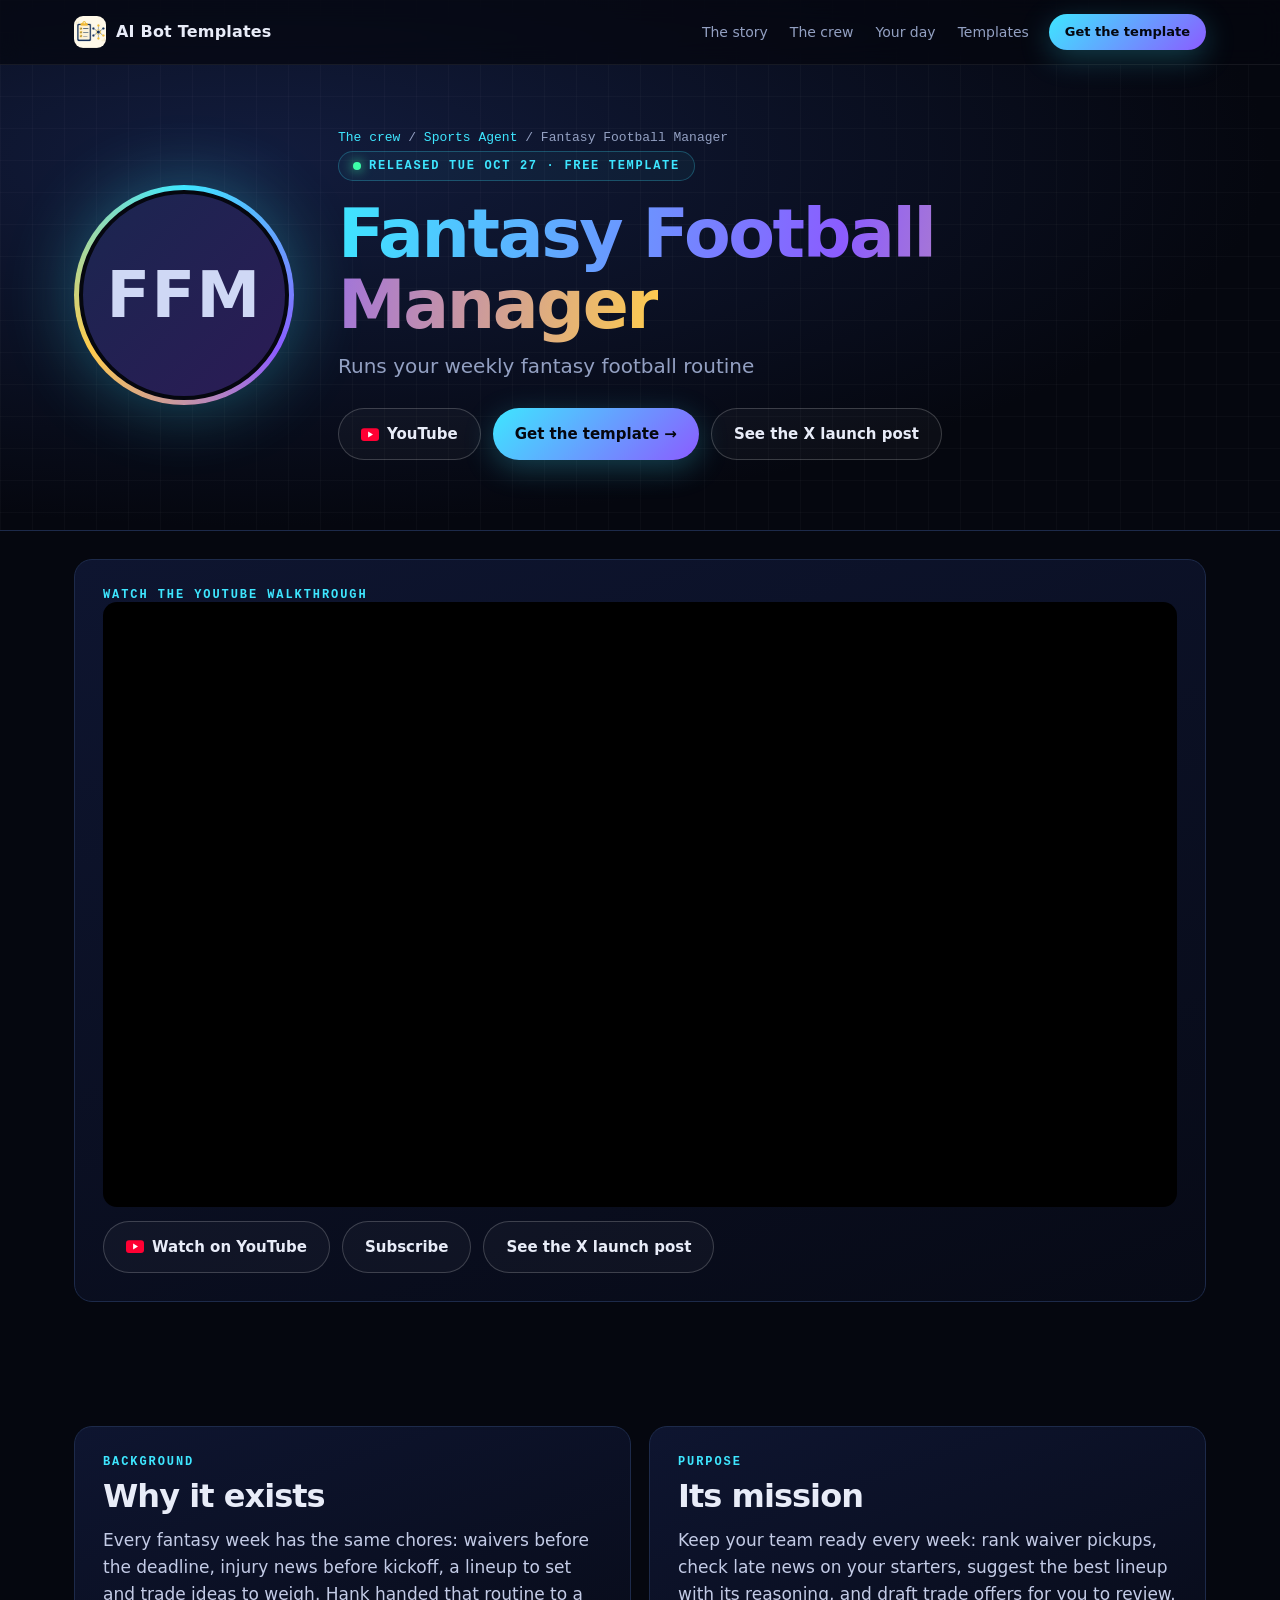
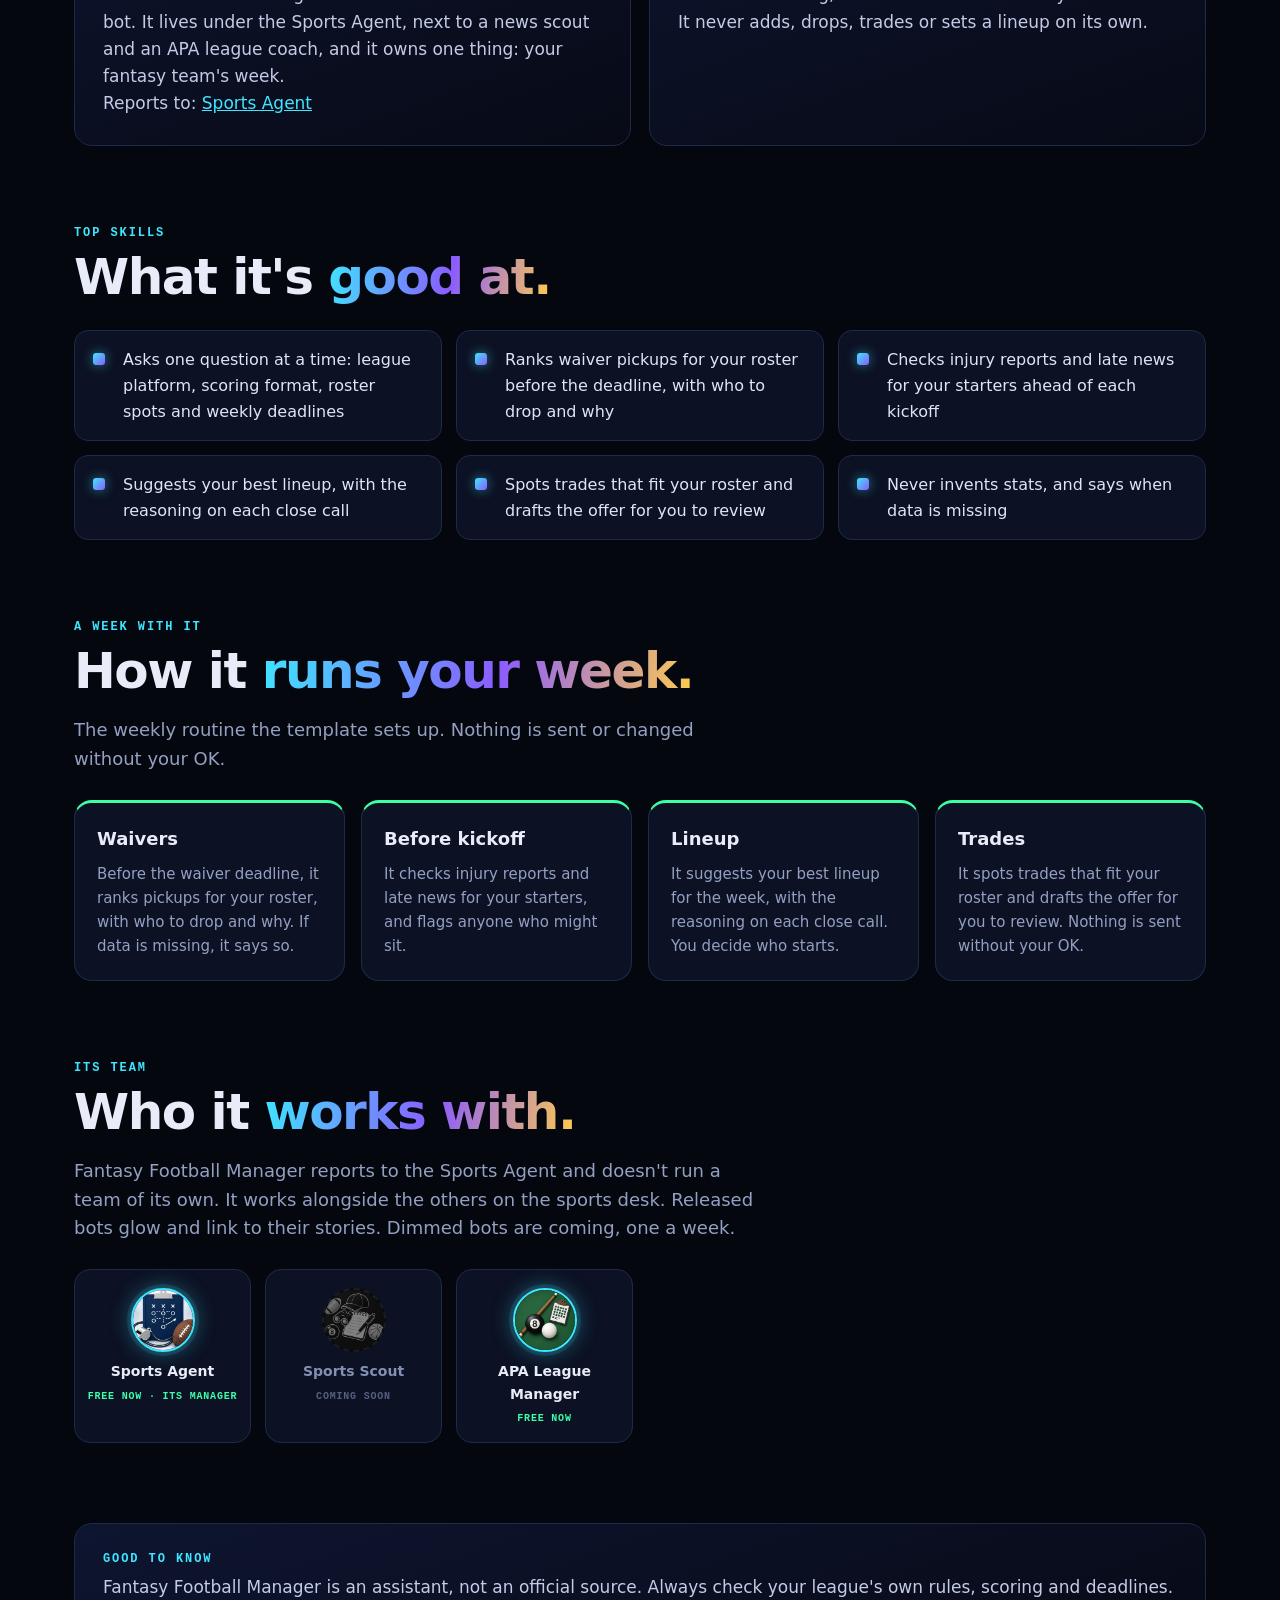
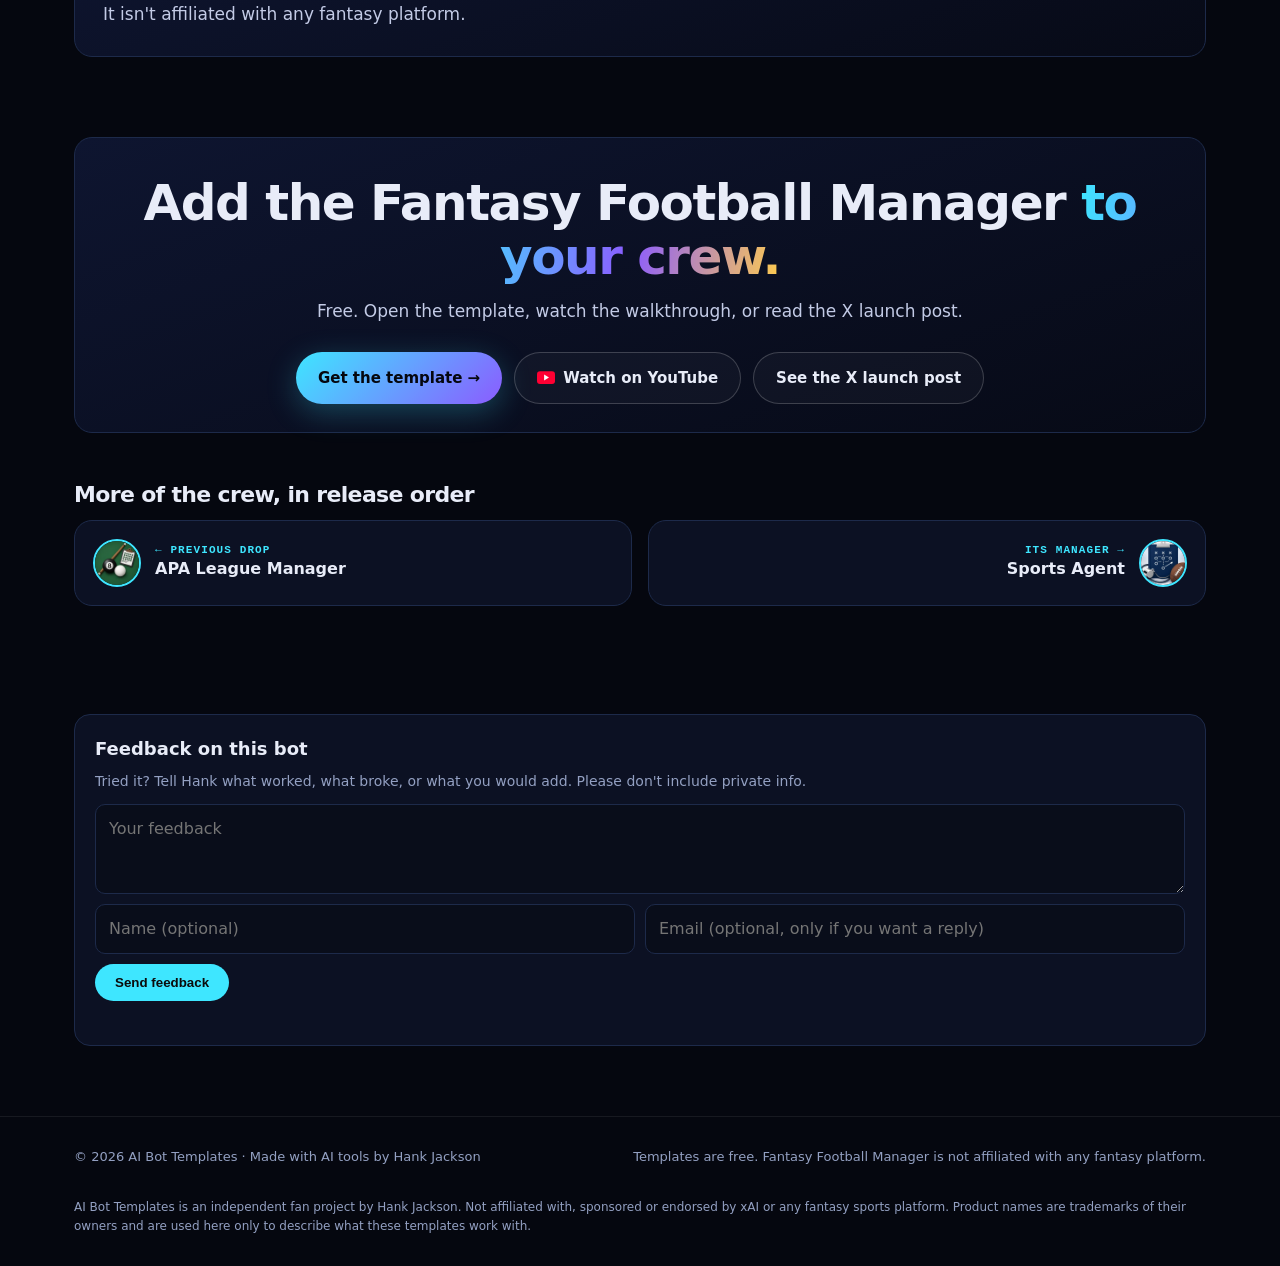
<file: bots/fantasy-football-manager/index.html>
<!doctype html>
<html lang="en">
<head>
<meta charset="utf-8">
<meta name="viewport" content="width=device-width,initial-scale=1">
<title>Fantasy Football Manager: its story · AI Bot Templates</title>
<meta name="description" content="The story of the Fantasy Football Manager bot: why it exists, its purpose and top skills. A free template that runs your weekly fantasy football routine and never moves without your OK.">
<meta name="robots" content="noindex,nofollow">
<meta name="theme-color" content="#05070f">
<link rel="canonical" href="https://aibottemplates.com/bots/fantasy-football-manager/">
<link rel="icon" href="../../assets/hank-s-chief-of-staff.webp">
<style>
:root{--bg:#05070f;--bg2:#0a0f1f;--card:#0e1428cc;--line:#1d2a4a;--tx:#e8ecf8;--mu:#93a0c2;--c1:#3ee6ff;--c2:#8b5cff;--c3:#ffcc4d;--ok:#3dffa8;--r:18px}
*{box-sizing:border-box}html{scroll-behavior:smooth}
body{margin:0;background:var(--bg);color:var(--tx);font:16px/1.6 ui-sans-serif,system-ui,-apple-system,"Segoe UI",Roboto,Inter,sans-serif;-webkit-font-smoothing:antialiased;overflow-x:hidden}
a{color:inherit}img{display:block;max-width:100%}
.wrap{max-width:1180px;margin:0 auto;padding:0 24px}
.skip{position:absolute;left:-999px}.skip:focus{left:12px;top:12px;z-index:99;background:#fff;color:#000;padding:8px 12px;border-radius:8px}
:focus-visible{outline:2px solid var(--c1);outline-offset:3px;border-radius:6px}
nav{position:fixed;inset:0 0 auto;z-index:20;backdrop-filter:blur(12px);background:#05070fb3;border-bottom:1px solid #ffffff10}
nav .wrap{display:flex;align-items:center;gap:20px;height:64px}
.brand{display:flex;align-items:center;gap:10px;font-weight:800;letter-spacing:.2px;text-decoration:none}
.brand img{width:32px;height:32px;border-radius:9px}
nav .links{margin-left:auto;display:flex;gap:22px;font-size:14px;color:var(--mu)}
nav .links a{text-decoration:none}nav .links a:hover{color:var(--tx)}
.btn{display:inline-flex;align-items:center;gap:8px;padding:13px 22px;border-radius:999px;font-weight:700;text-decoration:none;transition:transform .2s,box-shadow .2s;font-size:15px;border:0;cursor:pointer}
.btn.p{background:linear-gradient(135deg,var(--c1),var(--c2));color:#05070f;box-shadow:0 8px 30px #3ee6ff40}
.btn.p:hover{transform:translateY(-2px);box-shadow:0 12px 40px #8b5cff60}
.btn.g{border:1px solid #ffffff30;color:var(--tx);background:#ffffff08}.btn.g:hover{background:#ffffff14}
.btn.sm{padding:8px 16px;font-size:13px}
.eyebrow{display:inline-flex;align-items:center;gap:8px;font:600 12px/1 ui-monospace,SFMono-Regular,Menlo,monospace;letter-spacing:.14em;text-transform:uppercase;color:var(--c1);padding:8px 14px;border:1px solid #3ee6ff40;border-radius:999px;background:#3ee6ff0d}
.dot{width:8px;height:8px;border-radius:50%;background:var(--ok);box-shadow:0 0 12px var(--ok);animation:pulse 2s infinite}
@keyframes pulse{50%{opacity:.35}}
.grad{background:linear-gradient(100deg,var(--c1),var(--c2) 55%,var(--c3));-webkit-background-clip:text;background-clip:text;color:transparent}
section{padding:110px 0;scroll-margin-top:72px}
.kicker{font:600 12px ui-monospace,Menlo,monospace;letter-spacing:.16em;text-transform:uppercase;color:var(--c1)}
h2{font-size:clamp(30px,4vw,50px);line-height:1.08;letter-spacing:-.03em;margin:10px 0 14px;font-weight:800}
.sub{color:var(--mu);max-width:680px;font-size:18px}
.reveal{opacity:0;transform:translateY(26px);transition:opacity .8s,transform .8s}.reveal.in{opacity:1;transform:none}
.node{position:relative;display:flex;flex-direction:column;align-items:center;text-align:center;gap:6px}
.av{width:64px;height:64px;border-radius:50%;object-fit:cover;background:#0d1430;border:2px solid #2a3a66;flex:none}
.node.live .av{border-color:var(--c1);box-shadow:0 0 0 4px #3ee6ff1f,0 0 26px #3ee6ff66}
.node.next .av{border-color:var(--c3);box-shadow:0 0 0 4px #ffcc4d22,0 0 26px #ffcc4d66;animation:nextp 2.2s infinite}
@keyframes nextp{50%{box-shadow:0 0 0 8px #ffcc4d10,0 0 36px #ffcc4d99}}
.node.dim .av{filter:grayscale(1) brightness(.45);border-style:dashed}
.node .nm{font-size:13px;font-weight:650;line-height:1.2;max-width:110px}
.node.dim .nm{color:#6b7799}
.node .st{font:600 10px ui-monospace,monospace;letter-spacing:.08em;text-transform:uppercase;color:var(--ok)}
.node.next .st{color:var(--c3)}.node.dim .st{color:#55607f}
.cos{display:flex;justify-content:center;position:relative}
.cos .av{width:96px;height:96px}
.trunk{width:2px;height:28px;margin:8px auto 0;background:linear-gradient(var(--c1),#3ee6ff40)}
.directs{display:grid;grid-template-columns:repeat(8,1fr);gap:10px;position:relative;padding-top:28px;border-top:2px solid #3ee6ff40;margin:0 4%}
.directs>.col{position:relative;display:flex;flex-direction:column;align-items:center;gap:12px}
.directs>.col:before{content:"";position:absolute;top:-28px;left:50%;width:2px;height:28px;background:#3ee6ff40}
.team{display:flex;flex-direction:column;gap:10px;align-items:center;padding-top:12px;border-top:1px dashed #2a3a66;width:100%}
.team .av{width:40px;height:40px}.team .nm{font-size:11px;font-weight:500}
.team .node{gap:3px}
.badge{display:grid;place-items:center;font-weight:800;color:#cfd8f5;letter-spacing:.02em;background:linear-gradient(135deg,#1b2650,#2b1b55)}
.pill{font:600 11px ui-monospace,monospace;letter-spacing:.08em;text-transform:uppercase;padding:4px 10px;border-radius:999px;background:#3dffa81a;color:var(--ok);width:max-content}
.card.next .pill{background:#ffcc4d22;color:var(--c3)}
footer{border-top:1px solid #ffffff12;padding:30px 0;color:var(--mu);font-size:13px}
footer .wrap{display:flex;justify-content:space-between;gap:20px;flex-wrap:wrap}
@media (max-width:980px){.hero .wrap{grid-template-columns:1fr}.orbit{max-width:340px}.stats{grid-template-columns:repeat(2,1fr)}.story,.vals{grid-template-columns:1fr}.day{grid-template-columns:1fr}
 .directs{grid-template-columns:repeat(4,1fr);row-gap:30px;border-top:0}.directs>.col:before{display:none}.trunk{display:none}nav .links{display:none}}
@media (max-width:560px){.wrap{padding:0 18px}section{padding:80px 0}.directs{grid-template-columns:repeat(2,1fr)}.hero{padding-top:96px}.stat .n{font-size:36px}.orbit{max-width:280px}nav .btn{display:none}.lane{min-height:0}}
@media (prefers-reduced-motion:reduce){*,*:before,*:after{animation:none!important;transition:none!important}.reveal{opacity:1;transform:none}.bots .task{opacity:1;transform:none}}


.bh{position:relative;padding:130px 0 70px;overflow:hidden;border-bottom:1px solid var(--line);background:radial-gradient(ellipse at 20% 30%,#121c3d,#05070f 70%)}
.bh:before{content:"";position:absolute;inset:0;background-image:linear-gradient(#ffffff06 1px,transparent 1px),linear-gradient(90deg,#ffffff06 1px,transparent 1px);background-size:32px 32px;pointer-events:none}
.bh .wrap{position:relative;display:grid;grid-template-columns:auto 1fr;gap:44px;align-items:center}
.ring{position:relative;width:220px;height:220px;border-radius:50%;padding:5px;background:conic-gradient(var(--c1),var(--c2),var(--c3),var(--c1));box-shadow:0 0 70px #3ee6ff55}
.ring .av{width:100%;height:100%;border:4px solid var(--bg)}.ring .badge{font-size:64px}
.bh h1{font-size:clamp(38px,5.4vw,68px);line-height:1.04;letter-spacing:-.035em;margin:18px 0 10px;font-weight:850}
.bh .role{font-size:20px;color:var(--mu)}
.crumbs{font:500 13px ui-monospace,Menlo,monospace;color:var(--mu);margin-bottom:6px}.crumbs a{color:var(--c1);text-decoration:none}
.disc{display:inline-block;margin-top:14px;font:600 12px ui-monospace,monospace;letter-spacing:.08em;text-transform:uppercase;color:var(--c3);border:1px solid #ffcc4d55;border-radius:999px;padding:6px 12px;background:#ffcc4d10}
.ctas{display:flex;flex-wrap:wrap;gap:12px;margin:26px 0 0}
section{padding:70px 0}
.grid2{display:grid;grid-template-columns:1fr 1fr;gap:18px;margin-top:26px}
.panel{border:1px solid var(--line);border-radius:var(--r);padding:28px;background:linear-gradient(160deg,#0e1530,#070a16)}
.panel p{color:#c3cbe6;margin:0;font-size:17px}
.skills{list-style:none;padding:0;margin:26px 0 0;display:grid;grid-template-columns:repeat(auto-fill,minmax(300px,1fr));gap:14px}
.skills li{border:1px solid var(--line);border-radius:14px;padding:16px 18px 16px 48px;background:var(--card);position:relative;color:#dfe5f7}
.skills li:before{content:"";position:absolute;left:18px;top:22px;width:12px;height:12px;border-radius:3px;background:linear-gradient(135deg,var(--c1),var(--c2));box-shadow:0 0 12px #3ee6ff88}
.exs{display:grid;grid-template-columns:repeat(auto-fill,minmax(260px,1fr));gap:16px;margin-top:26px}
.ex{border:1px solid var(--line);border-radius:var(--r);padding:22px;background:var(--card);border-top:3px solid var(--ok)}
.ex h3{margin:0 0 8px;font-size:18px}.ex p{margin:0;color:var(--mu);font-size:15px}
.teamg{display:grid;grid-template-columns:repeat(auto-fill,minmax(160px,1fr));gap:14px;margin-top:26px}
.tm{border:1px solid var(--line);border-radius:16px;padding:18px 12px;background:var(--card);display:flex;flex-direction:column;align-items:center;gap:8px;text-align:center;text-decoration:none}
.tm .av{width:64px;height:64px}.tm.live .av{border-color:var(--c1);box-shadow:0 0 0 4px #3ee6ff1f,0 0 22px #3ee6ff66}
.tm.next .av{border-color:var(--c3);box-shadow:0 0 0 4px #ffcc4d22,0 0 22px #ffcc4d66}.tm.dim .av{filter:grayscale(1) brightness(.5);border-style:dashed}
.tm b{font-size:14px}.tm .st{font:600 10px ui-monospace,monospace;letter-spacing:.08em;text-transform:uppercase;color:var(--ok)}
.tm.next .st{color:var(--c3)}.tm.dim .st{color:#55607f}.tm.dim b{color:#8390b3}a.tm:hover{border-color:#3ee6ff80;transform:translateY(-3px)}a.tm{transition:transform .2s,border-color .2s}
.empty{margin-top:22px;color:var(--mu);border:1px dashed var(--line);border-radius:16px;padding:22px}
.pn{display:grid;grid-template-columns:1fr 1fr;gap:16px;margin-top:10px}
.pn a{display:flex;align-items:center;gap:14px;border:1px solid var(--line);border-radius:var(--r);padding:18px;background:var(--card);text-decoration:none;transition:border-color .2s}
.pn a:hover{border-color:#3ee6ff80}.pn .av{width:48px;height:48px;border-color:var(--c1)}.pn small{display:block;font:600 11px ui-monospace,monospace;letter-spacing:.1em;color:var(--c1);text-transform:uppercase}
.pn .nx{justify-content:flex-end;text-align:right}
.note{font-size:13px;color:#6b7799;margin-top:14px}
@media (max-width:860px){.bh .wrap{grid-template-columns:1fr}.ring{width:160px;height:160px}.grid2,.pn{grid-template-columns:1fr}}

</style>
<link rel="stylesheet" href="../../assets/community.css"><style>:root{--cm-line:#1d2a4a;--cm-card:#0e1428cc;--cm-mute:#93a0c2;--cm-accent:#3ee6ff}</style>
</head>
<body>
<a class="skip" href="#main">Skip to content</a>
<nav aria-label="Primary"><div class="wrap">
 <a class="brand" href="../../"><img src="../../assets/hank-s-chief-of-staff.webp" alt="" width="32" height="32">AI Bot Templates</a>
 <div class="links"><a href="../../#story">The story</a><a href="../../#crew">The crew</a><a href="../../#day">Your day</a><a href="../../#templates">Templates</a></div>
 <a class="btn p sm" href="https://x.ai/bot/uoiE_88vRqI87wjEMg4Gh" rel="noopener">Get the template</a>
</div></nav>
<header class="bh"><div class="wrap">
 <div class="ring"><span class="av badge" aria-hidden="true">FFM</span></div>
 <div>
  <div class="crumbs"><a href="../../#crew">The crew</a> / <a href="../sports-agent/">Sports Agent</a> / Fantasy Football Manager</div>
  <span class="eyebrow"><span class="dot"></span>Released Tue Oct 27 · Free template</span>
  <h1><span class="grad">Fantasy Football Manager</span></h1>
  <div class="role">Runs your weekly fantasy football routine</div>
  <div class="ctas"><a class="btn g yt-channel" data-live="1" href="https://www.youtube.com/@AIBotTemplates" rel="noopener"><svg width="18" height="13" viewBox="0 0 24 17" aria-hidden="true" style="vertical-align:-2px"><rect width="24" height="17" rx="4" fill="#ff0033"/><path d="M9.5 4.5v8l6.5-4z" fill="#fff"/></svg> YouTube</a><a class="btn p" href="https://x.ai/bot/uoiE_88vRqI87wjEMg4Gh" rel="noopener">Get the template →</a><a class="btn g" href="https://x.com/hjackson2/status/2115148347241816467" rel="noopener">See the X launch post</a></div>
 </div>
</div></header>
<section class="wrap yt-slot" data-yt-id="4CXBUOck3P8" data-title="Fantasy Football Manager walkthrough" hidden style="margin:28px auto"><div class="panel"><div class="kicker">Watch the YouTube walkthrough</div><div class="yt-frame" style="position:relative;aspect-ratio:16/9;border-radius:14px;overflow:hidden;background:#000"></div><div class="ctas" style="margin-top:14px"><a class="btn g yt-watch" href="https://youtu.be/4CXBUOck3P8" rel="noopener"><svg width="18" height="13" viewBox="0 0 24 17" aria-hidden="true" style="vertical-align:-2px"><rect width="24" height="17" rx="4" fill="#ff0033"/><path d="M9.5 4.5v8l6.5-4z" fill="#fff"/></svg> Watch on YouTube</a><a class="btn g" href="https://www.youtube.com/@AIBotTemplates?sub_confirmation=1" rel="noopener">Subscribe</a><a class="btn g" href="https://x.com/hjackson2/status/2115148347241816467" rel="noopener">See the X launch post</a></div></div></section>
<main id="main">
<section><div class="wrap">
 <div class="grid2">
  <div class="panel"><div class="kicker">Background</div><h2 style="font-size:32px">Why it exists</h2><p>Every fantasy week has the same chores: waivers before the deadline, injury news before kickoff, a lineup to set and trade ideas to weigh. Hank handed that routine to a bot. It lives under the Sports Agent, next to a news scout and an APA league coach, and it owns one thing: your fantasy team's week.</p><p class="note">Reports to: <a href="../sports-agent/" style="color:var(--c1)">Sports Agent</a></p></div>
  <div class="panel"><div class="kicker">Purpose</div><h2 style="font-size:32px">Its mission</h2><p>Keep your team ready every week: rank waiver pickups, check late news on your starters, suggest the best lineup with its reasoning, and draft trade offers for you to review. It never adds, drops, trades or sets a lineup on its own.</p></div>
 </div>
</div></section>
<section style="padding-top:10px"><div class="wrap">
 <div class="kicker">Top skills</div><h2>What it's <span class="grad">good at.</span></h2>
 <ul class="skills"><li>Asks one question at a time: league platform, scoring format, roster spots and weekly deadlines</li><li>Ranks waiver pickups for your roster before the deadline, with who to drop and why</li><li>Checks injury reports and late news for your starters ahead of each kickoff</li><li>Suggests your best lineup, with the reasoning on each close call</li><li>Spots trades that fit your roster and drafts the offer for you to review</li><li>Never invents stats, and says when data is missing</li></ul>
</div></section>
<section style="padding-top:10px"><div class="wrap"><div class="kicker">A week with it</div><h2>How it <span class="grad">runs your week.</span></h2><p class="sub">The weekly routine the template sets up. Nothing is sent or changed without your OK.</p><div class="exs">
 <div class="ex"><h3>Waivers</h3><p>Before the waiver deadline, it ranks pickups for your roster, with who to drop and why. If data is missing, it says so.</p></div><div class="ex"><h3>Before kickoff</h3><p>It checks injury reports and late news for your starters, and flags anyone who might sit.</p></div><div class="ex"><h3>Lineup</h3><p>It suggests your best lineup for the week, with the reasoning on each close call. You decide who starts.</p></div><div class="ex"><h3>Trades</h3><p>It spots trades that fit your roster and drafts the offer for you to review. Nothing is sent without your OK.</p></div>
</div></div></section>
<section style="padding-top:10px"><div class="wrap">
 <div class="kicker">Its team</div><h2>Who it <span class="grad">works with.</span></h2>
 <p class="sub">Fantasy Football Manager reports to the Sports Agent and doesn't run a team of its own. It works alongside the others on the sports desk. Released bots glow and link to their stories. Dimmed bots are coming, one a week.</p>
 <div class="teamg"><a class="tm live" href="../sports-agent/"><img class="av" src="../../assets/sports-agent.webp" alt="" width="64" height="64"><b>Sports Agent</b><span class="st">Free now · its manager</span></a><div class="tm dim"><img class="av" src="../../assets/sports-scout.webp" alt="" width="64" height="64"><b>Sports Scout</b><span class="st">Coming soon</span></div><a class="tm live" href="../apa-league-manager/"><img class="av" src="../../assets/apa-league-manager.webp" alt="" width="64" height="64"><b>APA League Manager</b><span class="st">Free now</span></a></div>
</div></section>
<section style="padding-top:10px"><div class="wrap">
 <div class="panel"><div class="kicker">Good to know</div><p style="margin-top:8px">Fantasy Football Manager is an assistant, not an official source. Always check your league's own rules, scoring and deadlines. It isn't affiliated with any fantasy platform.</p></div>
</div></section>
<section style="padding-top:10px"><div class="wrap">
 <div class="panel" style="text-align:center"><h2>Add the Fantasy Football Manager <span class="grad">to your crew.</span></h2><p class="sub" style="margin:0 auto 6px">Free. Open the template, watch the walkthrough, or read the X launch post.</p>
 <div class="ctas" style="justify-content:center"><a class="btn p" href="https://x.ai/bot/uoiE_88vRqI87wjEMg4Gh" rel="noopener">Get the template →</a><a class="btn g" href="https://youtu.be/4CXBUOck3P8" rel="noopener"><svg width="18" height="13" viewBox="0 0 24 17" aria-hidden="true" style="vertical-align:-2px"><rect width="24" height="17" rx="4" fill="#ff0033"/><path d="M9.5 4.5v8l6.5-4z" fill="#fff"/></svg> Watch on YouTube</a><a class="btn g" href="https://x.com/hjackson2/status/2115148347241816467" rel="noopener">See the X launch post</a></div></div>
 <h2 style="font-size:22px;margin-top:50px">More of the crew, in release order</h2>
 <div class="pn"><a href="../apa-league-manager/"><img class="av" src="../../assets/apa-league-manager.webp" alt="" width="64" height="64"><div><small>← Previous drop</small><b>APA League Manager</b></div></a><a class="nx" href="../sports-agent/"><div><small>Its manager →</small><b>Sports Agent</b></div><img class="av" src="../../assets/sports-agent.webp" alt="" width="64" height="64"></a></div>
</div></section>
</main>
<section style="padding-top:10px"><div class="wrap"><div class="cm-box"><h3>Feedback on this bot</h3><p class="cm-sub">Tried it? Tell Hank what worked, what broke, or what you would add. Please don&#39;t include private info.</p><form data-cm="feedback"><label class="cm-hp" aria-hidden="true">Leave blank<input name="website" tabindex="-1" autocomplete="off"></label><input type="hidden" name="context" value="Fantasy Football Manager"><textarea name="message" required maxlength="2000" placeholder="Your feedback"></textarea><div class="cm-row"><input name="name" maxlength="80" placeholder="Name (optional)"><input name="email" type="email" maxlength="120" placeholder="Email (optional, only if you want a reply)"></div><button type="submit">Send feedback</button><div class="cm-msg" role="status"></div></form></div></div></section>
<footer><div class="wrap"><span>© 2026 AI Bot Templates · Made with AI tools by Hank Jackson</span><span>Templates are free. Fantasy Football Manager is not affiliated with any fantasy platform.</span><p style="font-size:12px;color:var(--mu);margin:10px 0 0;flex-basis:100%">AI Bot Templates is an independent fan project by Hank Jackson. Not affiliated with, sponsored or endorsed by xAI or any fantasy sports platform. Product names are trademarks of their owners and are used here only to describe what these templates work with.</p></div></footer>
<script>window.CM_CONFIG={turnstileSiteKey:""};</script><script src="../../assets/community.js" defer></script>
<script>/* YouTube slots: set data-yt-id on .yt-slot to show; hidden while empty */
document.querySelectorAll('.yt-slot').forEach(function(s){var id=(s.dataset.ytId||'').trim();if(!/^[\w-]{11}$/.test(id)){s.hidden=true;return;}s.hidden=false;s.querySelector('.yt-frame').innerHTML='<iframe src="https://www.youtube-nocookie.com/embed/'+id+'" title="'+(s.dataset.title||'Walkthrough video')+'" loading="lazy" allow="accelerometer;encrypted-media;picture-in-picture" allowfullscreen style="position:absolute;inset:0;width:100%;height:100%;border:0"></iframe>';});
document.querySelectorAll('.yt-channel').forEach(function(a){if(!a.dataset.live)a.hidden=true;});</script>
<!-- Cloudflare Web Analytics --><script type='module' src='https://static.cloudflareinsights.com/beacon.min.js' data-cf-beacon='{"token": "3c69864318694514938088a33fb11db5"}'></script><!-- End Cloudflare Web Analytics -->
</body>
</html>
</file>
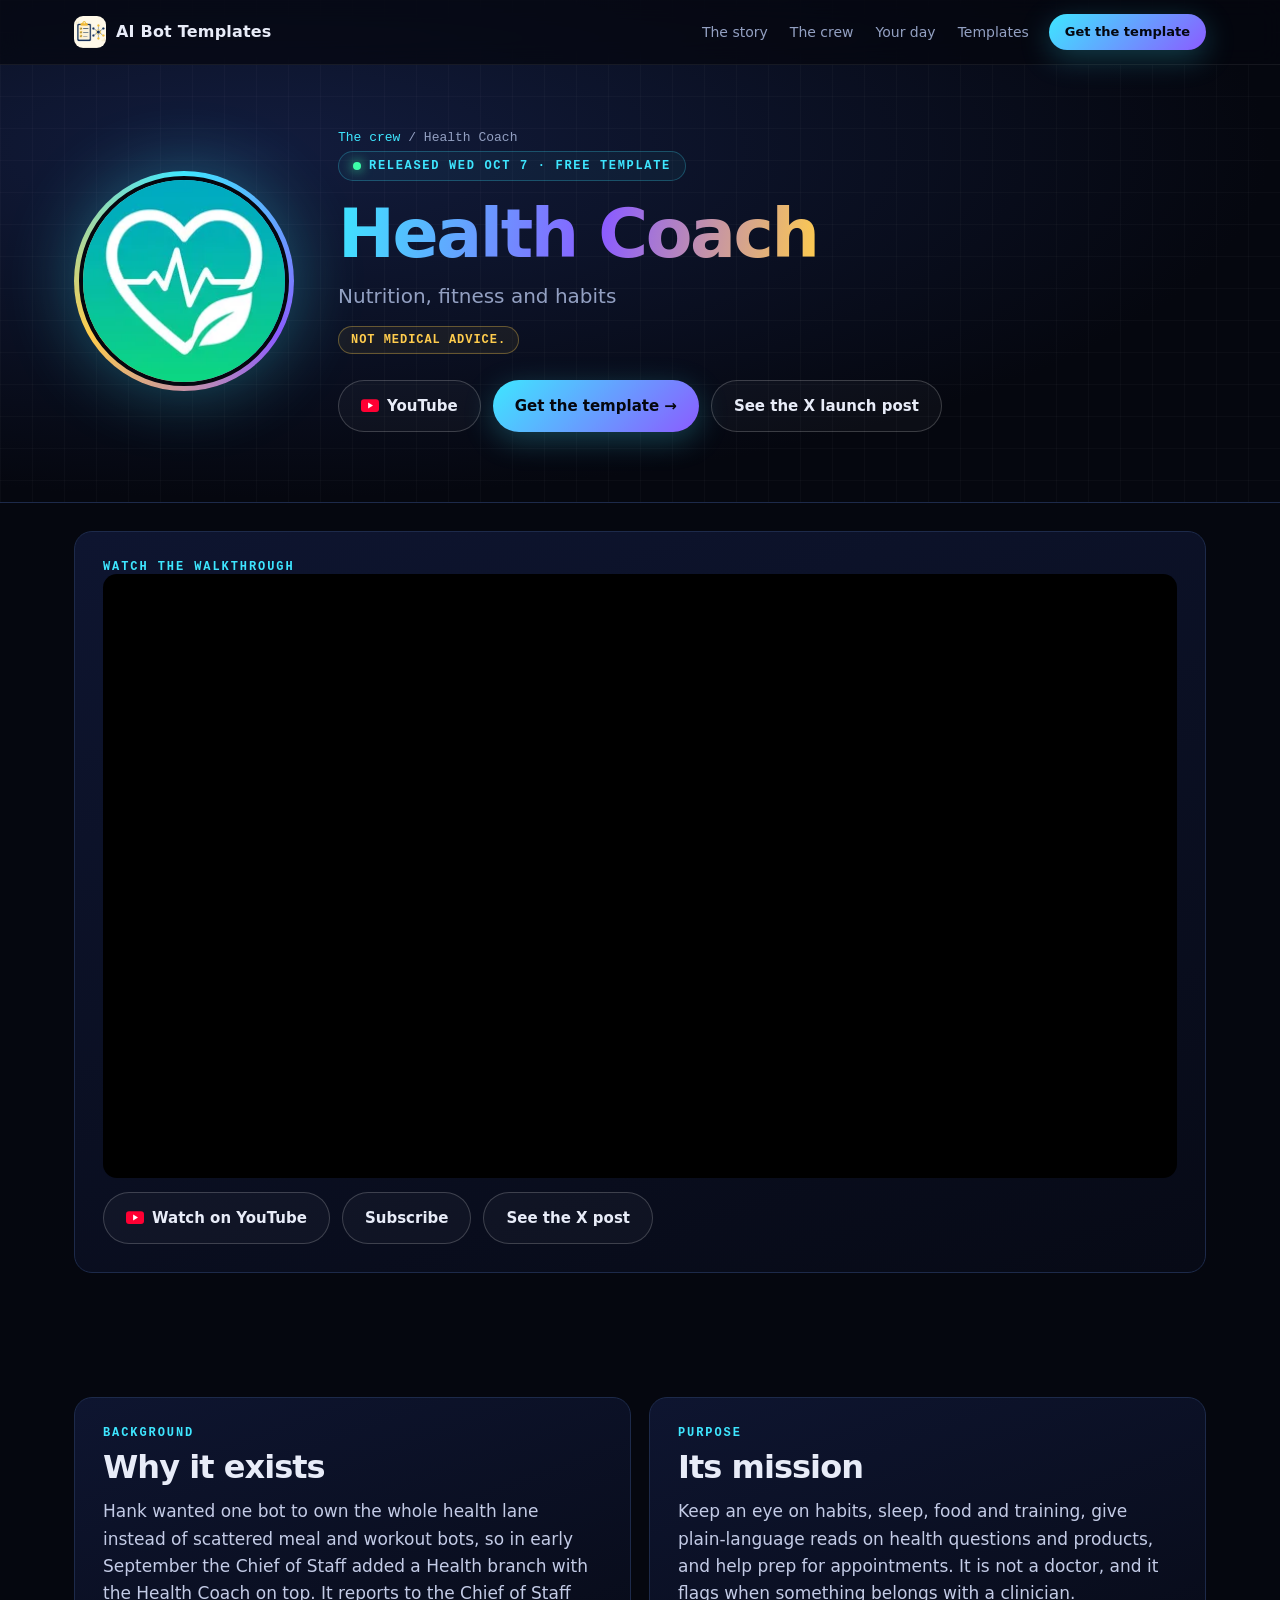
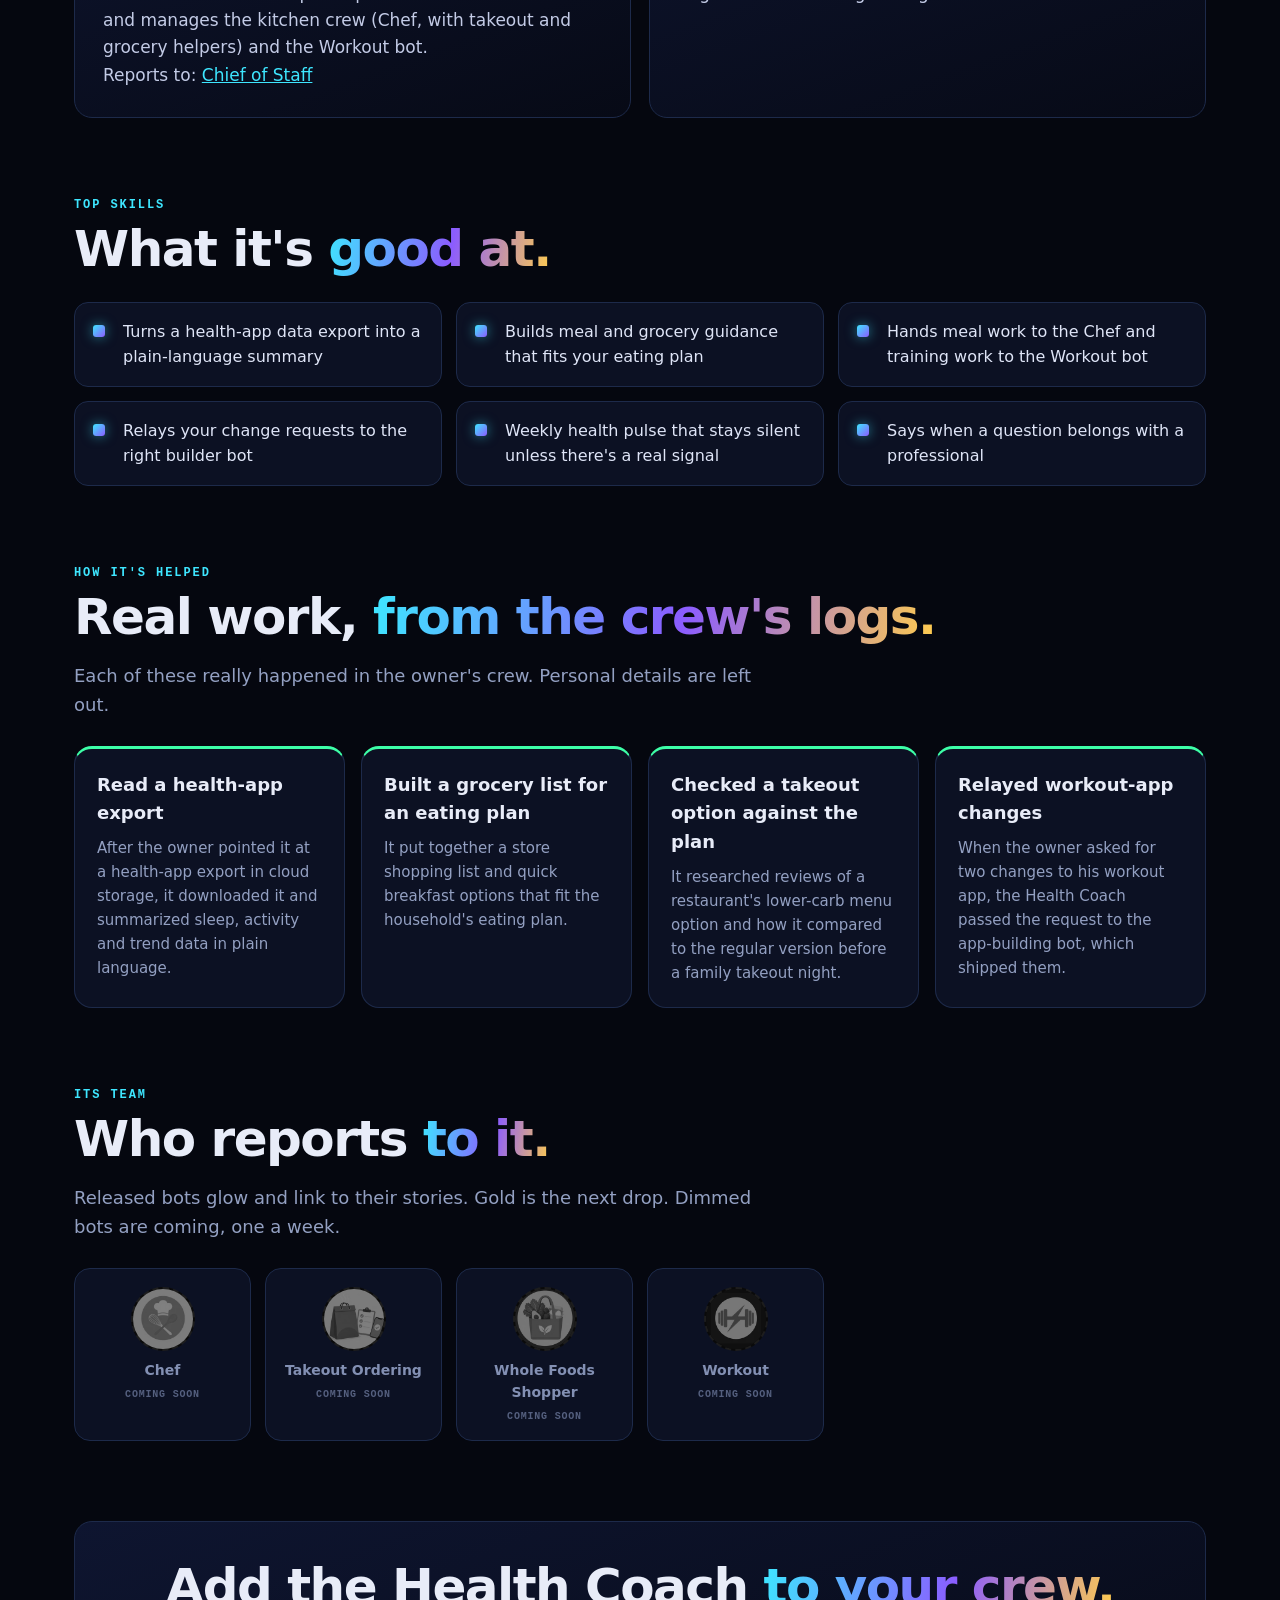
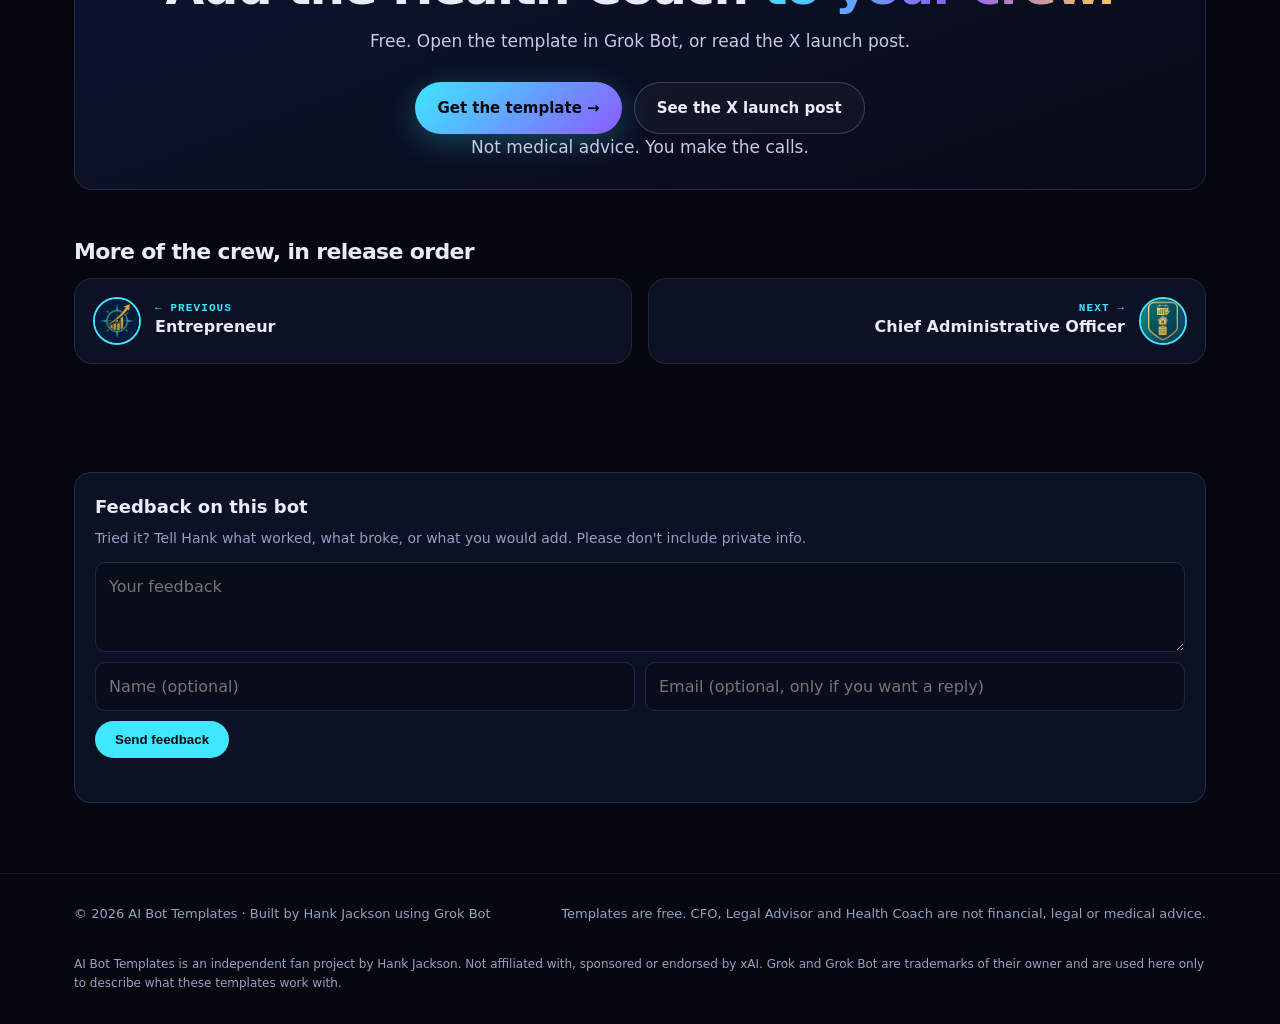
<file: bots/health-coach/index.html>
<!doctype html>
<html lang="en">
<head>
<meta charset="utf-8">
<meta name="viewport" content="width=device-width,initial-scale=1">
<title>Health Coach: its story · AI Bot Templates</title>
<meta name="description" content="The story of the Health Coach bot: why Hank built it, its purpose, top skills and team. Free Grok Bot template.">
<meta name="robots" content="noindex,nofollow">
<meta name="theme-color" content="#05070f">
<link rel="canonical" href="https://aibottemplates.com/bots/health-coach/">
<link rel="icon" href="../../assets/hank-s-chief-of-staff.webp">
<style>
:root{--bg:#05070f;--bg2:#0a0f1f;--card:#0e1428cc;--line:#1d2a4a;--tx:#e8ecf8;--mu:#93a0c2;--c1:#3ee6ff;--c2:#8b5cff;--c3:#ffcc4d;--ok:#3dffa8;--r:18px}
*{box-sizing:border-box}html{scroll-behavior:smooth}
body{margin:0;background:var(--bg);color:var(--tx);font:16px/1.6 ui-sans-serif,system-ui,-apple-system,"Segoe UI",Roboto,Inter,sans-serif;-webkit-font-smoothing:antialiased;overflow-x:hidden}
a{color:inherit}img{display:block;max-width:100%}
.wrap{max-width:1180px;margin:0 auto;padding:0 24px}
.skip{position:absolute;left:-999px}.skip:focus{left:12px;top:12px;z-index:99;background:#fff;color:#000;padding:8px 12px;border-radius:8px}
:focus-visible{outline:2px solid var(--c1);outline-offset:3px;border-radius:6px}
nav{position:fixed;inset:0 0 auto;z-index:20;backdrop-filter:blur(12px);background:#05070fb3;border-bottom:1px solid #ffffff10}
nav .wrap{display:flex;align-items:center;gap:20px;height:64px}
.brand{display:flex;align-items:center;gap:10px;font-weight:800;letter-spacing:.2px;text-decoration:none}
.brand img{width:32px;height:32px;border-radius:9px}
nav .links{margin-left:auto;display:flex;gap:22px;font-size:14px;color:var(--mu)}
nav .links a{text-decoration:none}nav .links a:hover{color:var(--tx)}
.btn{display:inline-flex;align-items:center;gap:8px;padding:13px 22px;border-radius:999px;font-weight:700;text-decoration:none;transition:transform .2s,box-shadow .2s;font-size:15px;border:0;cursor:pointer}
.btn.p{background:linear-gradient(135deg,var(--c1),var(--c2));color:#05070f;box-shadow:0 8px 30px #3ee6ff40}
.btn.p:hover{transform:translateY(-2px);box-shadow:0 12px 40px #8b5cff60}
.btn.g{border:1px solid #ffffff30;color:var(--tx);background:#ffffff08}.btn.g:hover{background:#ffffff14}
.btn.sm{padding:8px 16px;font-size:13px}
.eyebrow{display:inline-flex;align-items:center;gap:8px;font:600 12px/1 ui-monospace,SFMono-Regular,Menlo,monospace;letter-spacing:.14em;text-transform:uppercase;color:var(--c1);padding:8px 14px;border:1px solid #3ee6ff40;border-radius:999px;background:#3ee6ff0d}
.dot{width:8px;height:8px;border-radius:50%;background:var(--ok);box-shadow:0 0 12px var(--ok);animation:pulse 2s infinite}
@keyframes pulse{50%{opacity:.35}}
.grad{background:linear-gradient(100deg,var(--c1),var(--c2) 55%,var(--c3));-webkit-background-clip:text;background-clip:text;color:transparent}
section{padding:110px 0;scroll-margin-top:72px}
.kicker{font:600 12px ui-monospace,Menlo,monospace;letter-spacing:.16em;text-transform:uppercase;color:var(--c1)}
h2{font-size:clamp(30px,4vw,50px);line-height:1.08;letter-spacing:-.03em;margin:10px 0 14px;font-weight:800}
.sub{color:var(--mu);max-width:680px;font-size:18px}
.reveal{opacity:0;transform:translateY(26px);transition:opacity .8s,transform .8s}.reveal.in{opacity:1;transform:none}
.node{position:relative;display:flex;flex-direction:column;align-items:center;text-align:center;gap:6px}
.av{width:64px;height:64px;border-radius:50%;object-fit:cover;background:#0d1430;border:2px solid #2a3a66;flex:none}
.node.live .av{border-color:var(--c1);box-shadow:0 0 0 4px #3ee6ff1f,0 0 26px #3ee6ff66}
.node.next .av{border-color:var(--c3);box-shadow:0 0 0 4px #ffcc4d22,0 0 26px #ffcc4d66;animation:nextp 2.2s infinite}
@keyframes nextp{50%{box-shadow:0 0 0 8px #ffcc4d10,0 0 36px #ffcc4d99}}
.node.dim .av{filter:grayscale(1) brightness(.45);border-style:dashed}
.node .nm{font-size:13px;font-weight:650;line-height:1.2;max-width:110px}
.node.dim .nm{color:#6b7799}
.node .st{font:600 10px ui-monospace,monospace;letter-spacing:.08em;text-transform:uppercase;color:var(--ok)}
.node.next .st{color:var(--c3)}.node.dim .st{color:#55607f}
.cos{display:flex;justify-content:center;position:relative}
.cos .av{width:96px;height:96px}
.trunk{width:2px;height:28px;margin:8px auto 0;background:linear-gradient(var(--c1),#3ee6ff40)}
.directs{display:grid;grid-template-columns:repeat(8,1fr);gap:10px;position:relative;padding-top:28px;border-top:2px solid #3ee6ff40;margin:0 4%}
.directs>.col{position:relative;display:flex;flex-direction:column;align-items:center;gap:12px}
.directs>.col:before{content:"";position:absolute;top:-28px;left:50%;width:2px;height:28px;background:#3ee6ff40}
.team{display:flex;flex-direction:column;gap:10px;align-items:center;padding-top:12px;border-top:1px dashed #2a3a66;width:100%}
.team .av{width:40px;height:40px}.team .nm{font-size:11px;font-weight:500}
.team .node{gap:3px}
.badge{display:grid;place-items:center;font-weight:800;color:#cfd8f5;letter-spacing:.02em;background:linear-gradient(135deg,#1b2650,#2b1b55)}
.pill{font:600 11px ui-monospace,monospace;letter-spacing:.08em;text-transform:uppercase;padding:4px 10px;border-radius:999px;background:#3dffa81a;color:var(--ok);width:max-content}
.card.next .pill{background:#ffcc4d22;color:var(--c3)}
footer{border-top:1px solid #ffffff12;padding:30px 0;color:var(--mu);font-size:13px}
footer .wrap{display:flex;justify-content:space-between;gap:20px;flex-wrap:wrap}
@media (max-width:980px){.hero .wrap{grid-template-columns:1fr}.orbit{max-width:340px}.stats{grid-template-columns:repeat(2,1fr)}.story,.vals{grid-template-columns:1fr}.day{grid-template-columns:1fr}
 .directs{grid-template-columns:repeat(4,1fr);row-gap:30px;border-top:0}.directs>.col:before{display:none}.trunk{display:none}nav .links{display:none}}
@media (max-width:560px){.wrap{padding:0 18px}section{padding:80px 0}.directs{grid-template-columns:repeat(2,1fr)}.hero{padding-top:96px}.stat .n{font-size:36px}.orbit{max-width:280px}nav .btn{display:none}.lane{min-height:0}}
@media (prefers-reduced-motion:reduce){*,*:before,*:after{animation:none!important;transition:none!important}.reveal{opacity:1;transform:none}.bots .task{opacity:1;transform:none}}


.bh{position:relative;padding:130px 0 70px;overflow:hidden;border-bottom:1px solid var(--line);background:radial-gradient(ellipse at 20% 30%,#121c3d,#05070f 70%)}
.bh:before{content:"";position:absolute;inset:0;background-image:linear-gradient(#ffffff06 1px,transparent 1px),linear-gradient(90deg,#ffffff06 1px,transparent 1px);background-size:32px 32px;pointer-events:none}
.bh .wrap{position:relative;display:grid;grid-template-columns:auto 1fr;gap:44px;align-items:center}
.ring{position:relative;width:220px;height:220px;border-radius:50%;padding:5px;background:conic-gradient(var(--c1),var(--c2),var(--c3),var(--c1));box-shadow:0 0 70px #3ee6ff55}
.ring .av{width:100%;height:100%;border:4px solid var(--bg)}.ring .badge{font-size:64px}
.bh h1{font-size:clamp(38px,5.4vw,68px);line-height:1.04;letter-spacing:-.035em;margin:18px 0 10px;font-weight:850}
.bh .role{font-size:20px;color:var(--mu)}
.crumbs{font:500 13px ui-monospace,Menlo,monospace;color:var(--mu);margin-bottom:6px}.crumbs a{color:var(--c1);text-decoration:none}
.disc{display:inline-block;margin-top:14px;font:600 12px ui-monospace,monospace;letter-spacing:.08em;text-transform:uppercase;color:var(--c3);border:1px solid #ffcc4d55;border-radius:999px;padding:6px 12px;background:#ffcc4d10}
.ctas{display:flex;flex-wrap:wrap;gap:12px;margin:26px 0 0}
section{padding:70px 0}
.grid2{display:grid;grid-template-columns:1fr 1fr;gap:18px;margin-top:26px}
.panel{border:1px solid var(--line);border-radius:var(--r);padding:28px;background:linear-gradient(160deg,#0e1530,#070a16)}
.panel p{color:#c3cbe6;margin:0;font-size:17px}
.skills{list-style:none;padding:0;margin:26px 0 0;display:grid;grid-template-columns:repeat(auto-fill,minmax(300px,1fr));gap:14px}
.skills li{border:1px solid var(--line);border-radius:14px;padding:16px 18px 16px 48px;background:var(--card);position:relative;color:#dfe5f7}
.skills li:before{content:"";position:absolute;left:18px;top:22px;width:12px;height:12px;border-radius:3px;background:linear-gradient(135deg,var(--c1),var(--c2));box-shadow:0 0 12px #3ee6ff88}
.exs{display:grid;grid-template-columns:repeat(auto-fill,minmax(260px,1fr));gap:16px;margin-top:26px}
.ex{border:1px solid var(--line);border-radius:var(--r);padding:22px;background:var(--card);border-top:3px solid var(--ok)}
.ex h3{margin:0 0 8px;font-size:18px}.ex p{margin:0;color:var(--mu);font-size:15px}
.teamg{display:grid;grid-template-columns:repeat(auto-fill,minmax(160px,1fr));gap:14px;margin-top:26px}
.tm{border:1px solid var(--line);border-radius:16px;padding:18px 12px;background:var(--card);display:flex;flex-direction:column;align-items:center;gap:8px;text-align:center;text-decoration:none}
.tm .av{width:64px;height:64px}.tm.live .av{border-color:var(--c1);box-shadow:0 0 0 4px #3ee6ff1f,0 0 22px #3ee6ff66}
.tm.next .av{border-color:var(--c3);box-shadow:0 0 0 4px #ffcc4d22,0 0 22px #ffcc4d66}.tm.dim .av{filter:grayscale(1) brightness(.5);border-style:dashed}
.tm b{font-size:14px}.tm .st{font:600 10px ui-monospace,monospace;letter-spacing:.08em;text-transform:uppercase;color:var(--ok)}
.tm.next .st{color:var(--c3)}.tm.dim .st{color:#55607f}.tm.dim b{color:#8390b3}a.tm:hover{border-color:#3ee6ff80;transform:translateY(-3px)}a.tm{transition:transform .2s,border-color .2s}
.empty{margin-top:22px;color:var(--mu);border:1px dashed var(--line);border-radius:16px;padding:22px}
.pn{display:grid;grid-template-columns:1fr 1fr;gap:16px;margin-top:10px}
.pn a{display:flex;align-items:center;gap:14px;border:1px solid var(--line);border-radius:var(--r);padding:18px;background:var(--card);text-decoration:none;transition:border-color .2s}
.pn a:hover{border-color:#3ee6ff80}.pn .av{width:48px;height:48px;border-color:var(--c1)}.pn small{display:block;font:600 11px ui-monospace,monospace;letter-spacing:.1em;color:var(--c1);text-transform:uppercase}
.pn .nx{justify-content:flex-end;text-align:right}
.note{font-size:13px;color:#6b7799;margin-top:14px}
@media (max-width:860px){.bh .wrap{grid-template-columns:1fr}.ring{width:160px;height:160px}.grid2,.pn{grid-template-columns:1fr}}

</style>
<link rel="stylesheet" href="../../assets/community.css"><style>:root{--cm-line:#1d2a4a;--cm-card:#0e1428cc;--cm-mute:#93a0c2;--cm-accent:#3ee6ff}</style>
</head>
<body>
<a class="skip" href="#main">Skip to content</a>
<nav aria-label="Primary"><div class="wrap">
 <a class="brand" href="../../"><img src="../../assets/hank-s-chief-of-staff.webp" alt="" width="32" height="32">AI Bot Templates</a>
 <div class="links"><a href="../../#story">The story</a><a href="../../#crew">The crew</a><a href="../../#day">Your day</a><a href="../../#templates">Templates</a></div>
 <a class="btn p sm" href="https://x.ai/bot/YT5ogjDNfbE9AW4OhfEo1" rel="noopener">Get the template</a>
</div></nav>
<header class="bh"><div class="wrap">
 <div class="ring"><img class="av" src="../../assets/health-coach.webp" alt="" width="64" height="64"></div>
 <div>
  <div class="crumbs"><a href="../../#crew">The crew</a> / Health Coach</div>
  <span class="eyebrow"><span class="dot"></span>Released Wed Oct 7 · Free template</span>
  <h1><span class="grad">Health Coach</span></h1>
  <div class="role">Nutrition, fitness and habits</div>
  <span class="disc">Not medical advice.</span>
  <div class="ctas"><a class="btn g yt-channel" data-live="1" href="https://www.youtube.com/@AIBotTemplates" rel="noopener"><svg width="18" height="13" viewBox="0 0 24 17" aria-hidden="true" style="vertical-align:-2px"><rect width="24" height="17" rx="4" fill="#ff0033"/><path d="M9.5 4.5v8l6.5-4z" fill="#fff"/></svg> YouTube</a><a class="btn p" href="https://x.ai/bot/YT5ogjDNfbE9AW4OhfEo1" rel="noopener">Get the template →</a><a class="btn g" href="https://x.com/hjackson2/status/2107967216075313326" rel="noopener">See the X launch post</a></div>
 </div>
</div></header>
<!-- YT-SLOT: paste the 11-char video id into data-yt-id after Hank approves the upload -->
<section class="wrap yt-slot" data-yt-id="FUU6UBvTpVQ" data-title="Health Coach walkthrough" hidden style="margin:28px auto"><div class="panel"><div class="kicker">Watch the walkthrough</div><div class="yt-frame" style="position:relative;aspect-ratio:16/9;border-radius:14px;overflow:hidden;background:#000"></div><div class="ctas" style="margin-top:14px"><a class="btn g yt-watch" href="https://www.youtube.com/@AIBotTemplates" rel="noopener"><svg width="18" height="13" viewBox="0 0 24 17" aria-hidden="true" style="vertical-align:-2px"><rect width="24" height="17" rx="4" fill="#ff0033"/><path d="M9.5 4.5v8l6.5-4z" fill="#fff"/></svg> Watch on YouTube</a><a class="btn g" href="https://www.youtube.com/@AIBotTemplates?sub_confirmation=1" rel="noopener">Subscribe</a><a class="btn g" href="https://x.com/hjackson2/status/2107967216075313326" rel="noopener">See the X post</a></div></div></section>
<main id="main">
<section><div class="wrap">
 <div class="grid2">
  <div class="panel"><div class="kicker">Background</div><h2 style="font-size:32px">Why it exists</h2><p>Hank wanted one bot to own the whole health lane instead of scattered meal and workout bots, so in early September the Chief of Staff added a Health branch with the Health Coach on top. It reports to the Chief of Staff and manages the kitchen crew (Chef, with takeout and grocery helpers) and the Workout bot.</p><p class="note">Reports to: <a href="../chief-of-staff/" style="color:var(--c1)">Chief of Staff</a></p></div>
  <div class="panel"><div class="kicker">Purpose</div><h2 style="font-size:32px">Its mission</h2><p>Keep an eye on habits, sleep, food and training, give plain-language reads on health questions and products, and help prep for appointments. It is not a doctor, and it flags when something belongs with a clinician.</p></div>
 </div>
</div></section>
<section style="padding-top:10px"><div class="wrap">
 <div class="kicker">Top skills</div><h2>What it's <span class="grad">good at.</span></h2>
 <ul class="skills"><li>Turns a health-app data export into a plain-language summary</li><li>Builds meal and grocery guidance that fits your eating plan</li><li>Hands meal work to the Chef and training work to the Workout bot</li><li>Relays your change requests to the right builder bot</li><li>Weekly health pulse that stays silent unless there&#x27;s a real signal</li><li>Says when a question belongs with a professional</li></ul>
</div></section>
<section style="padding-top:10px"><div class="wrap"><div class="kicker">How it's helped</div><h2>Real work, <span class="grad">from the crew's logs.</span></h2><p class="sub">Each of these really happened in the owner's crew. Personal details are left out.</p><div class="exs"><div class="ex"><h3>Read a health-app export</h3><p>After the owner pointed it at a health-app export in cloud storage, it downloaded it and summarized sleep, activity and trend data in plain language.</p></div><div class="ex"><h3>Built a grocery list for an eating plan</h3><p>It put together a store shopping list and quick breakfast options that fit the household&#x27;s eating plan.</p></div><div class="ex"><h3>Checked a takeout option against the plan</h3><p>It researched reviews of a restaurant&#x27;s lower-carb menu option and how it compared to the regular version before a family takeout night.</p></div><div class="ex"><h3>Relayed workout-app changes</h3><p>When the owner asked for two changes to his workout app, the Health Coach passed the request to the app-building bot, which shipped them.</p></div></div></div></section>
<section style="padding-top:10px"><div class="wrap">
 <div class="kicker">Its team</div><h2>Who reports <span class="grad">to it.</span></h2>
 <p class="sub">Released bots glow and link to their stories. Gold is the next drop. Dimmed bots are coming, one a week.</p>
 <div class="teamg"><div class="tm dim"><img class="av" src="../../assets/chef.webp" alt="" width="64" height="64"><b>Chef</b><span class="st">Coming soon</span></div><div class="tm dim"><img class="av" src="../../assets/takeout-ordering.webp" alt="" width="64" height="64"><b>Takeout Ordering</b><span class="st">Coming soon</span></div><div class="tm dim"><img class="av" src="../../assets/whole-foods-shopper.webp" alt="" width="64" height="64"><b>Whole Foods Shopper</b><span class="st">Coming soon</span></div><div class="tm dim"><img class="av" src="../../assets/workout.webp" alt="" width="64" height="64"><b>Workout</b><span class="st">Coming soon</span></div></div>
</div></section>
<section style="padding-top:10px"><div class="wrap">
 <div class="panel" style="text-align:center"><h2>Add the Health Coach <span class="grad">to your crew.</span></h2><p class="sub" style="margin:0 auto 6px">Free. Open the template in Grok Bot, or read the X launch post.</p>
 <div class="ctas" style="justify-content:center"><a class="btn p" href="https://x.ai/bot/YT5ogjDNfbE9AW4OhfEo1" rel="noopener">Get the template →</a><a class="btn g" href="https://x.com/hjackson2/status/2107967216075313326" rel="noopener">See the X launch post</a></div><p class="note">Not medical advice. You make the calls.</p></div>
 <h2 style="font-size:22px;margin-top:50px">More of the crew, in release order</h2>
 <div class="pn"><a href="../entrepreneur/"><img class="av" src="../../assets/entrepreneur.webp" alt="" width="64" height="64"><div><small>← Previous</small><b>Entrepreneur</b></div></a><a class="nx" href="../chief-administrative-officer/"><div><small>Next →</small><b>Chief Administrative Officer</b></div><img class="av" src="../../assets/chief-administrative-officer.webp" alt="" width="64" height="64"></a></div>
</div></section>
</main>
<section style="padding-top:10px"><div class="wrap"><div class="cm-box"><h3>Feedback on this bot</h3><p class="cm-sub">Tried it? Tell Hank what worked, what broke, or what you would add. Please don&#39;t include private info.</p><form data-cm="feedback"><label class="cm-hp" aria-hidden="true">Leave blank<input name="website" tabindex="-1" autocomplete="off"></label><input type="hidden" name="context" value="Health Coach"><textarea name="message" required maxlength="2000" placeholder="Your feedback"></textarea><div class="cm-row"><input name="name" maxlength="80" placeholder="Name (optional)"><input name="email" type="email" maxlength="120" placeholder="Email (optional, only if you want a reply)"></div><button type="submit">Send feedback</button><div class="cm-msg" role="status"></div></form></div></div></section>
<footer><div class="wrap"><span>© 2026 AI Bot Templates · Built by Hank Jackson using Grok Bot</span><span>Templates are free. CFO, Legal Advisor and Health Coach are not financial, legal or medical advice.</span><p style="font-size:12px;color:var(--mu);margin:10px 0 0;flex-basis:100%">AI Bot Templates is an independent fan project by Hank Jackson. Not affiliated with, sponsored or endorsed by xAI. Grok and Grok Bot are trademarks of their owner and are used here only to describe what these templates work with.</p></div></footer>
<script>window.CM_CONFIG={turnstileSiteKey:""};</script><script src="../../assets/community.js" defer></script>
<script>/* YouTube slots: set data-yt-id on .yt-slot to show; hidden while empty */
document.querySelectorAll('.yt-slot').forEach(function(s){var id=(s.dataset.ytId||'').trim();if(!/^[\w-]{11}$/.test(id)){s.hidden=true;return;}s.hidden=false;s.querySelector('.yt-frame').innerHTML='<iframe src="https://www.youtube-nocookie.com/embed/'+id+'" title="'+(s.dataset.title||'Walkthrough video')+'" loading="lazy" allow="accelerometer;encrypted-media;picture-in-picture" allowfullscreen style="position:absolute;inset:0;width:100%;height:100%;border:0"></iframe>';});
document.querySelectorAll('.yt-channel').forEach(function(a){if(!a.dataset.live)a.hidden=true;});</script>
<!-- Cloudflare Web Analytics --><script type='module' src='https://static.cloudflareinsights.com/beacon.min.js' data-cf-beacon='{"token": "3c69864318694514938088a33fb11db5"}'></script><!-- End Cloudflare Web Analytics -->
</body>
</html>
</file>
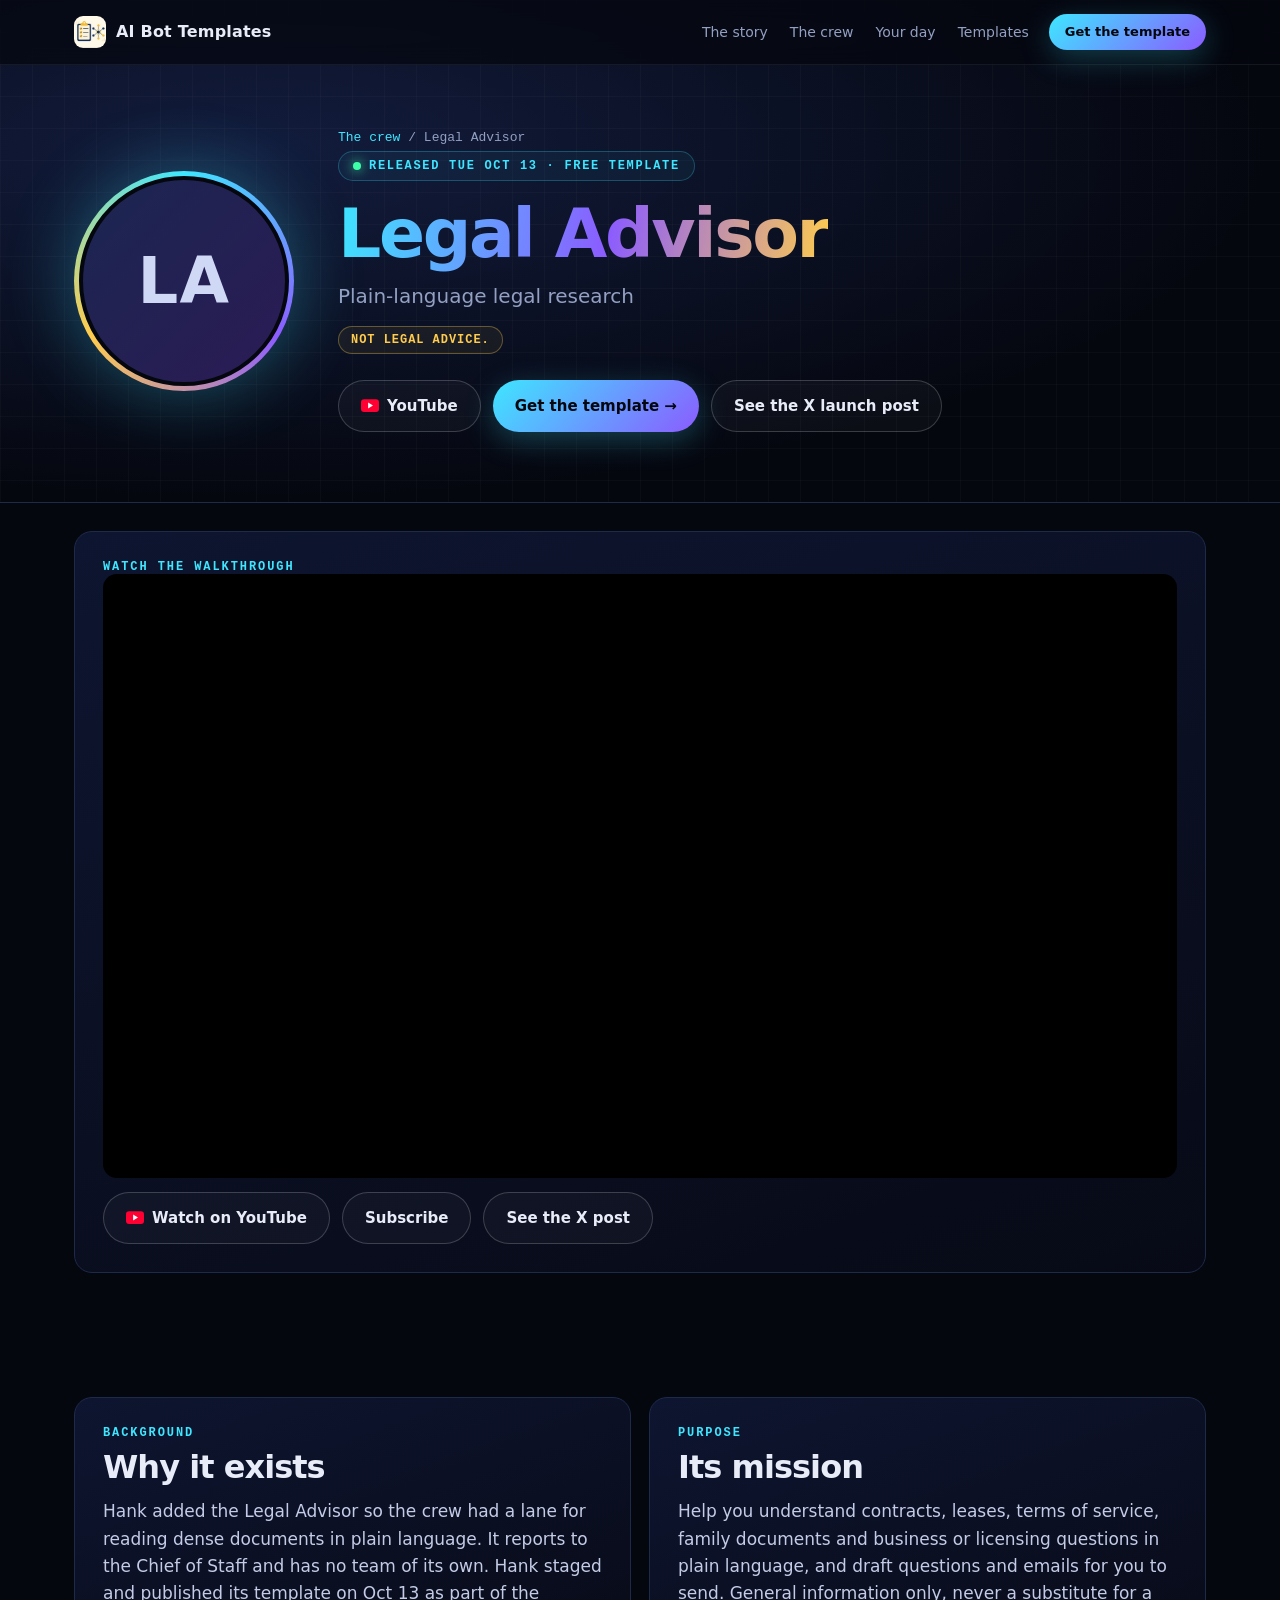
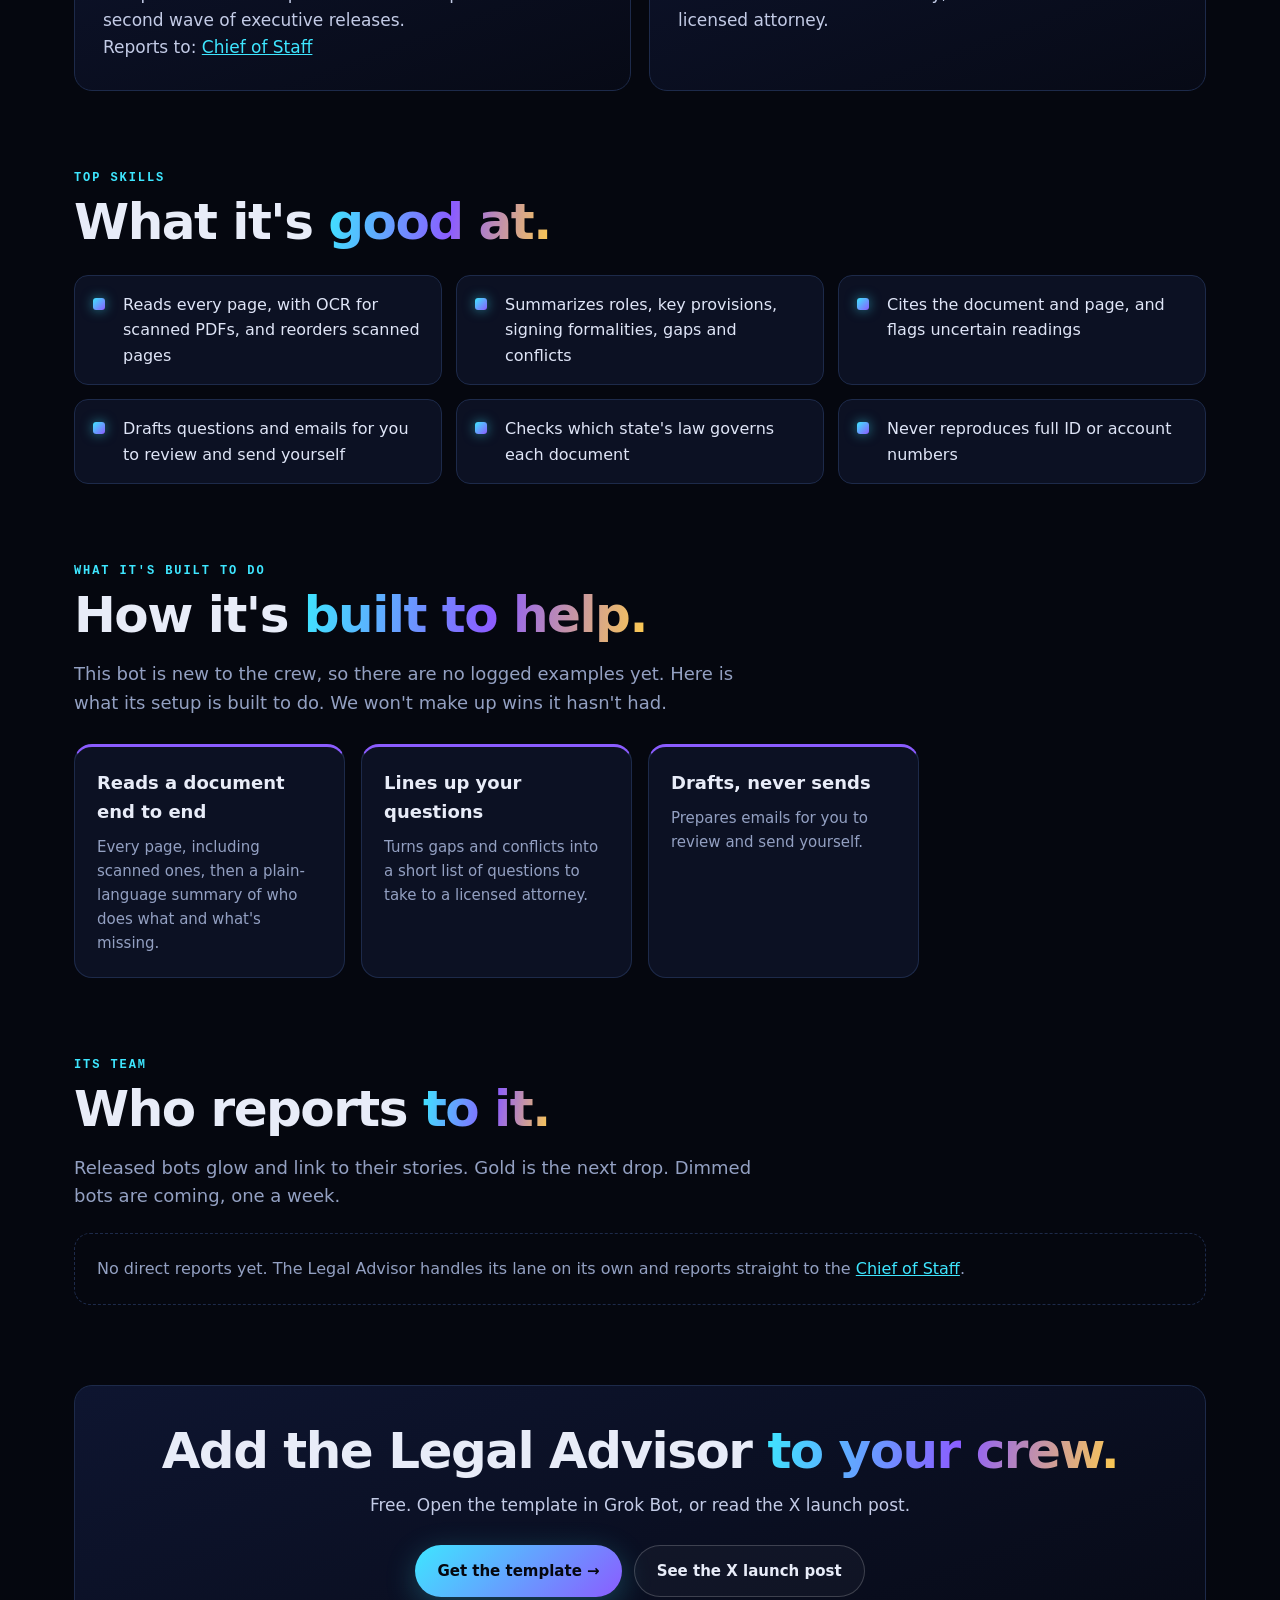
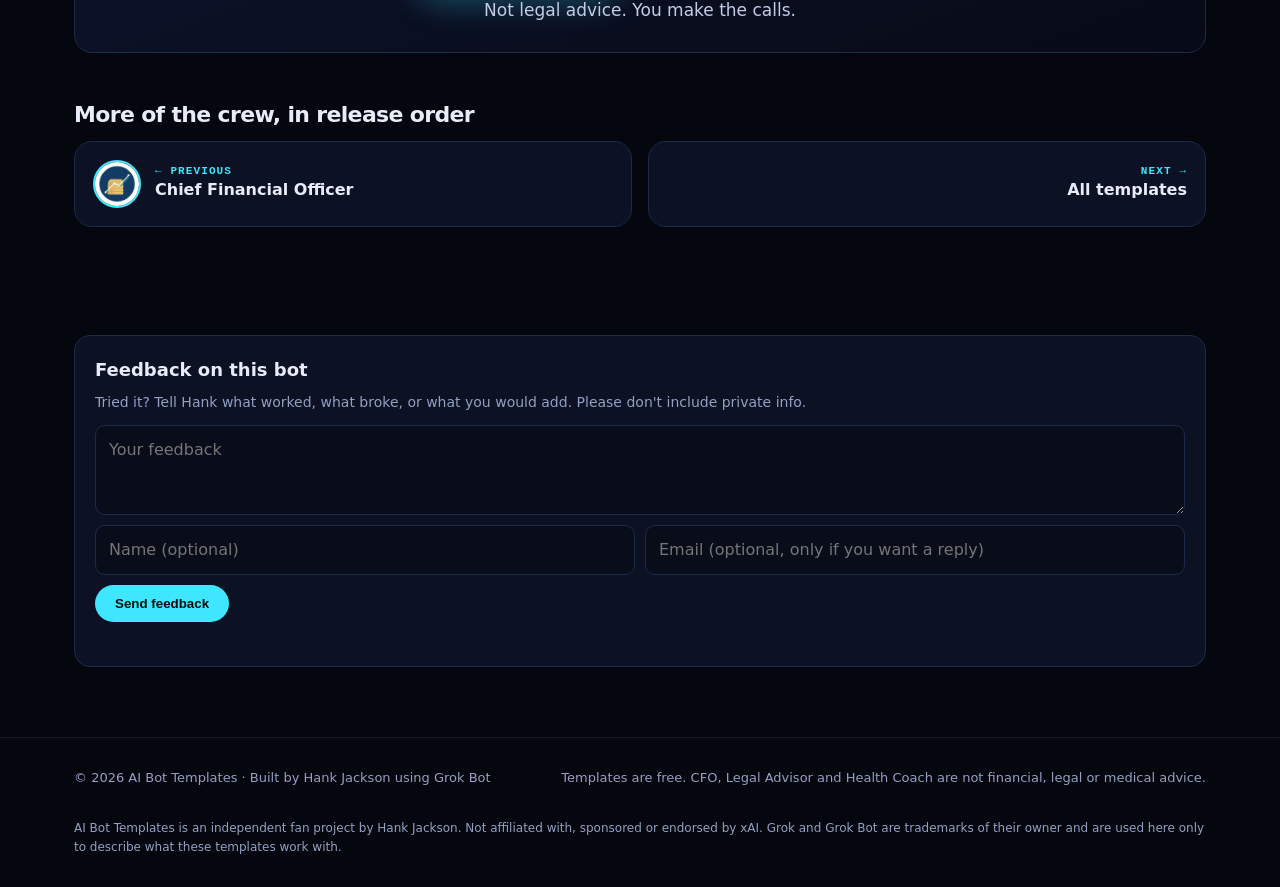
<file: bots/legal-advisor/index.html>
<!doctype html>
<html lang="en">
<head>
<meta charset="utf-8">
<meta name="viewport" content="width=device-width,initial-scale=1">
<title>Legal Advisor: its story · AI Bot Templates</title>
<meta name="description" content="The story of the Legal Advisor bot: why Hank built it, its purpose, top skills and team. Free Grok Bot template.">
<meta name="robots" content="noindex,nofollow">
<meta name="theme-color" content="#05070f">
<link rel="canonical" href="https://aibottemplates.com/bots/legal-advisor/">
<link rel="icon" href="../../assets/hank-s-chief-of-staff.webp">
<style>
:root{--bg:#05070f;--bg2:#0a0f1f;--card:#0e1428cc;--line:#1d2a4a;--tx:#e8ecf8;--mu:#93a0c2;--c1:#3ee6ff;--c2:#8b5cff;--c3:#ffcc4d;--ok:#3dffa8;--r:18px}
*{box-sizing:border-box}html{scroll-behavior:smooth}
body{margin:0;background:var(--bg);color:var(--tx);font:16px/1.6 ui-sans-serif,system-ui,-apple-system,"Segoe UI",Roboto,Inter,sans-serif;-webkit-font-smoothing:antialiased;overflow-x:hidden}
a{color:inherit}img{display:block;max-width:100%}
.wrap{max-width:1180px;margin:0 auto;padding:0 24px}
.skip{position:absolute;left:-999px}.skip:focus{left:12px;top:12px;z-index:99;background:#fff;color:#000;padding:8px 12px;border-radius:8px}
:focus-visible{outline:2px solid var(--c1);outline-offset:3px;border-radius:6px}
nav{position:fixed;inset:0 0 auto;z-index:20;backdrop-filter:blur(12px);background:#05070fb3;border-bottom:1px solid #ffffff10}
nav .wrap{display:flex;align-items:center;gap:20px;height:64px}
.brand{display:flex;align-items:center;gap:10px;font-weight:800;letter-spacing:.2px;text-decoration:none}
.brand img{width:32px;height:32px;border-radius:9px}
nav .links{margin-left:auto;display:flex;gap:22px;font-size:14px;color:var(--mu)}
nav .links a{text-decoration:none}nav .links a:hover{color:var(--tx)}
.btn{display:inline-flex;align-items:center;gap:8px;padding:13px 22px;border-radius:999px;font-weight:700;text-decoration:none;transition:transform .2s,box-shadow .2s;font-size:15px;border:0;cursor:pointer}
.btn.p{background:linear-gradient(135deg,var(--c1),var(--c2));color:#05070f;box-shadow:0 8px 30px #3ee6ff40}
.btn.p:hover{transform:translateY(-2px);box-shadow:0 12px 40px #8b5cff60}
.btn.g{border:1px solid #ffffff30;color:var(--tx);background:#ffffff08}.btn.g:hover{background:#ffffff14}
.btn.sm{padding:8px 16px;font-size:13px}
.eyebrow{display:inline-flex;align-items:center;gap:8px;font:600 12px/1 ui-monospace,SFMono-Regular,Menlo,monospace;letter-spacing:.14em;text-transform:uppercase;color:var(--c1);padding:8px 14px;border:1px solid #3ee6ff40;border-radius:999px;background:#3ee6ff0d}
.dot{width:8px;height:8px;border-radius:50%;background:var(--ok);box-shadow:0 0 12px var(--ok);animation:pulse 2s infinite}
@keyframes pulse{50%{opacity:.35}}
.grad{background:linear-gradient(100deg,var(--c1),var(--c2) 55%,var(--c3));-webkit-background-clip:text;background-clip:text;color:transparent}
section{padding:110px 0;scroll-margin-top:72px}
.kicker{font:600 12px ui-monospace,Menlo,monospace;letter-spacing:.16em;text-transform:uppercase;color:var(--c1)}
h2{font-size:clamp(30px,4vw,50px);line-height:1.08;letter-spacing:-.03em;margin:10px 0 14px;font-weight:800}
.sub{color:var(--mu);max-width:680px;font-size:18px}
.reveal{opacity:0;transform:translateY(26px);transition:opacity .8s,transform .8s}.reveal.in{opacity:1;transform:none}
.node{position:relative;display:flex;flex-direction:column;align-items:center;text-align:center;gap:6px}
.av{width:64px;height:64px;border-radius:50%;object-fit:cover;background:#0d1430;border:2px solid #2a3a66;flex:none}
.node.live .av{border-color:var(--c1);box-shadow:0 0 0 4px #3ee6ff1f,0 0 26px #3ee6ff66}
.node.next .av{border-color:var(--c3);box-shadow:0 0 0 4px #ffcc4d22,0 0 26px #ffcc4d66;animation:nextp 2.2s infinite}
@keyframes nextp{50%{box-shadow:0 0 0 8px #ffcc4d10,0 0 36px #ffcc4d99}}
.node.dim .av{filter:grayscale(1) brightness(.45);border-style:dashed}
.node .nm{font-size:13px;font-weight:650;line-height:1.2;max-width:110px}
.node.dim .nm{color:#6b7799}
.node .st{font:600 10px ui-monospace,monospace;letter-spacing:.08em;text-transform:uppercase;color:var(--ok)}
.node.next .st{color:var(--c3)}.node.dim .st{color:#55607f}
.cos{display:flex;justify-content:center;position:relative}
.cos .av{width:96px;height:96px}
.trunk{width:2px;height:28px;margin:8px auto 0;background:linear-gradient(var(--c1),#3ee6ff40)}
.directs{display:grid;grid-template-columns:repeat(8,1fr);gap:10px;position:relative;padding-top:28px;border-top:2px solid #3ee6ff40;margin:0 4%}
.directs>.col{position:relative;display:flex;flex-direction:column;align-items:center;gap:12px}
.directs>.col:before{content:"";position:absolute;top:-28px;left:50%;width:2px;height:28px;background:#3ee6ff40}
.team{display:flex;flex-direction:column;gap:10px;align-items:center;padding-top:12px;border-top:1px dashed #2a3a66;width:100%}
.team .av{width:40px;height:40px}.team .nm{font-size:11px;font-weight:500}
.team .node{gap:3px}
.badge{display:grid;place-items:center;font-weight:800;color:#cfd8f5;letter-spacing:.02em;background:linear-gradient(135deg,#1b2650,#2b1b55)}
.pill{font:600 11px ui-monospace,monospace;letter-spacing:.08em;text-transform:uppercase;padding:4px 10px;border-radius:999px;background:#3dffa81a;color:var(--ok);width:max-content}
.card.next .pill{background:#ffcc4d22;color:var(--c3)}
footer{border-top:1px solid #ffffff12;padding:30px 0;color:var(--mu);font-size:13px}
footer .wrap{display:flex;justify-content:space-between;gap:20px;flex-wrap:wrap}
@media (max-width:980px){.hero .wrap{grid-template-columns:1fr}.orbit{max-width:340px}.stats{grid-template-columns:repeat(2,1fr)}.story,.vals{grid-template-columns:1fr}.day{grid-template-columns:1fr}
 .directs{grid-template-columns:repeat(4,1fr);row-gap:30px;border-top:0}.directs>.col:before{display:none}.trunk{display:none}nav .links{display:none}}
@media (max-width:560px){.wrap{padding:0 18px}section{padding:80px 0}.directs{grid-template-columns:repeat(2,1fr)}.hero{padding-top:96px}.stat .n{font-size:36px}.orbit{max-width:280px}nav .btn{display:none}.lane{min-height:0}}
@media (prefers-reduced-motion:reduce){*,*:before,*:after{animation:none!important;transition:none!important}.reveal{opacity:1;transform:none}.bots .task{opacity:1;transform:none}}


.bh{position:relative;padding:130px 0 70px;overflow:hidden;border-bottom:1px solid var(--line);background:radial-gradient(ellipse at 20% 30%,#121c3d,#05070f 70%)}
.bh:before{content:"";position:absolute;inset:0;background-image:linear-gradient(#ffffff06 1px,transparent 1px),linear-gradient(90deg,#ffffff06 1px,transparent 1px);background-size:32px 32px;pointer-events:none}
.bh .wrap{position:relative;display:grid;grid-template-columns:auto 1fr;gap:44px;align-items:center}
.ring{position:relative;width:220px;height:220px;border-radius:50%;padding:5px;background:conic-gradient(var(--c1),var(--c2),var(--c3),var(--c1));box-shadow:0 0 70px #3ee6ff55}
.ring .av{width:100%;height:100%;border:4px solid var(--bg)}.ring .badge{font-size:64px}
.bh h1{font-size:clamp(38px,5.4vw,68px);line-height:1.04;letter-spacing:-.035em;margin:18px 0 10px;font-weight:850}
.bh .role{font-size:20px;color:var(--mu)}
.crumbs{font:500 13px ui-monospace,Menlo,monospace;color:var(--mu);margin-bottom:6px}.crumbs a{color:var(--c1);text-decoration:none}
.disc{display:inline-block;margin-top:14px;font:600 12px ui-monospace,monospace;letter-spacing:.08em;text-transform:uppercase;color:var(--c3);border:1px solid #ffcc4d55;border-radius:999px;padding:6px 12px;background:#ffcc4d10}
.ctas{display:flex;flex-wrap:wrap;gap:12px;margin:26px 0 0}
section{padding:70px 0}
.grid2{display:grid;grid-template-columns:1fr 1fr;gap:18px;margin-top:26px}
.panel{border:1px solid var(--line);border-radius:var(--r);padding:28px;background:linear-gradient(160deg,#0e1530,#070a16)}
.panel p{color:#c3cbe6;margin:0;font-size:17px}
.skills{list-style:none;padding:0;margin:26px 0 0;display:grid;grid-template-columns:repeat(auto-fill,minmax(300px,1fr));gap:14px}
.skills li{border:1px solid var(--line);border-radius:14px;padding:16px 18px 16px 48px;background:var(--card);position:relative;color:#dfe5f7}
.skills li:before{content:"";position:absolute;left:18px;top:22px;width:12px;height:12px;border-radius:3px;background:linear-gradient(135deg,var(--c1),var(--c2));box-shadow:0 0 12px #3ee6ff88}
.exs{display:grid;grid-template-columns:repeat(auto-fill,minmax(260px,1fr));gap:16px;margin-top:26px}
.ex{border:1px solid var(--line);border-radius:var(--r);padding:22px;background:var(--card);border-top:3px solid var(--ok)}
.ex h3{margin:0 0 8px;font-size:18px}.ex p{margin:0;color:var(--mu);font-size:15px}
.teamg{display:grid;grid-template-columns:repeat(auto-fill,minmax(160px,1fr));gap:14px;margin-top:26px}
.tm{border:1px solid var(--line);border-radius:16px;padding:18px 12px;background:var(--card);display:flex;flex-direction:column;align-items:center;gap:8px;text-align:center;text-decoration:none}
.tm .av{width:64px;height:64px}.tm.live .av{border-color:var(--c1);box-shadow:0 0 0 4px #3ee6ff1f,0 0 22px #3ee6ff66}
.tm.next .av{border-color:var(--c3);box-shadow:0 0 0 4px #ffcc4d22,0 0 22px #ffcc4d66}.tm.dim .av{filter:grayscale(1) brightness(.5);border-style:dashed}
.tm b{font-size:14px}.tm .st{font:600 10px ui-monospace,monospace;letter-spacing:.08em;text-transform:uppercase;color:var(--ok)}
.tm.next .st{color:var(--c3)}.tm.dim .st{color:#55607f}.tm.dim b{color:#8390b3}a.tm:hover{border-color:#3ee6ff80;transform:translateY(-3px)}a.tm{transition:transform .2s,border-color .2s}
.empty{margin-top:22px;color:var(--mu);border:1px dashed var(--line);border-radius:16px;padding:22px}
.pn{display:grid;grid-template-columns:1fr 1fr;gap:16px;margin-top:10px}
.pn a{display:flex;align-items:center;gap:14px;border:1px solid var(--line);border-radius:var(--r);padding:18px;background:var(--card);text-decoration:none;transition:border-color .2s}
.pn a:hover{border-color:#3ee6ff80}.pn .av{width:48px;height:48px;border-color:var(--c1)}.pn small{display:block;font:600 11px ui-monospace,monospace;letter-spacing:.1em;color:var(--c1);text-transform:uppercase}
.pn .nx{justify-content:flex-end;text-align:right}
.note{font-size:13px;color:#6b7799;margin-top:14px}
@media (max-width:860px){.bh .wrap{grid-template-columns:1fr}.ring{width:160px;height:160px}.grid2,.pn{grid-template-columns:1fr}}

</style>
<link rel="stylesheet" href="../../assets/community.css"><style>:root{--cm-line:#1d2a4a;--cm-card:#0e1428cc;--cm-mute:#93a0c2;--cm-accent:#3ee6ff}</style>
</head>
<body>
<a class="skip" href="#main">Skip to content</a>
<nav aria-label="Primary"><div class="wrap">
 <a class="brand" href="../../"><img src="../../assets/hank-s-chief-of-staff.webp" alt="" width="32" height="32">AI Bot Templates</a>
 <div class="links"><a href="../../#story">The story</a><a href="../../#crew">The crew</a><a href="../../#day">Your day</a><a href="../../#templates">Templates</a></div>
 <a class="btn p sm" href="https://x.ai/bot/_YVGSK3nmzT_-mYpCB-6e" rel="noopener">Get the template</a>
</div></nav>
<header class="bh"><div class="wrap">
 <div class="ring"><span class="av badge" aria-hidden="true">LA</span></div>
 <div>
  <div class="crumbs"><a href="../../#crew">The crew</a> / Legal Advisor</div>
  <span class="eyebrow"><span class="dot"></span>Released Tue Oct 13 · Free template</span>
  <h1><span class="grad">Legal Advisor</span></h1>
  <div class="role">Plain-language legal research</div>
  <span class="disc">Not legal advice.</span>
  <div class="ctas"><a class="btn g yt-channel" data-live="1" href="https://www.youtube.com/@AIBotTemplates" rel="noopener"><svg width="18" height="13" viewBox="0 0 24 17" aria-hidden="true" style="vertical-align:-2px"><rect width="24" height="17" rx="4" fill="#ff0033"/><path d="M9.5 4.5v8l6.5-4z" fill="#fff"/></svg> YouTube</a><a class="btn p" href="https://x.ai/bot/_YVGSK3nmzT_-mYpCB-6e" rel="noopener">Get the template →</a><a class="btn g" href="https://x.com/hjackson2/status/2110193583756062836" rel="noopener">See the X launch post</a></div>
 </div>
</div></header>
<!-- YT-SLOT: paste the 11-char video id into data-yt-id after Hank approves the upload -->
<section class="wrap yt-slot" data-yt-id="b6i_LVk3kIs" data-title="Legal Advisor walkthrough" hidden style="margin:28px auto"><div class="panel"><div class="kicker">Watch the walkthrough</div><div class="yt-frame" style="position:relative;aspect-ratio:16/9;border-radius:14px;overflow:hidden;background:#000"></div><div class="ctas" style="margin-top:14px"><a class="btn g yt-watch" href="https://www.youtube.com/@AIBotTemplates" rel="noopener"><svg width="18" height="13" viewBox="0 0 24 17" aria-hidden="true" style="vertical-align:-2px"><rect width="24" height="17" rx="4" fill="#ff0033"/><path d="M9.5 4.5v8l6.5-4z" fill="#fff"/></svg> Watch on YouTube</a><a class="btn g" href="https://www.youtube.com/@AIBotTemplates?sub_confirmation=1" rel="noopener">Subscribe</a><a class="btn g" href="https://x.com/hjackson2/status/2110193583756062836" rel="noopener">See the X post</a></div></div></section>
<main id="main">
<section><div class="wrap">
 <div class="grid2">
  <div class="panel"><div class="kicker">Background</div><h2 style="font-size:32px">Why it exists</h2><p>Hank added the Legal Advisor so the crew had a lane for reading dense documents in plain language. It reports to the Chief of Staff and has no team of its own. Hank staged and published its template on Oct 13 as part of the second wave of executive releases.</p><p class="note">Reports to: <a href="../chief-of-staff/" style="color:var(--c1)">Chief of Staff</a></p></div>
  <div class="panel"><div class="kicker">Purpose</div><h2 style="font-size:32px">Its mission</h2><p>Help you understand contracts, leases, terms of service, family documents and business or licensing questions in plain language, and draft questions and emails for you to send. General information only, never a substitute for a licensed attorney.</p></div>
 </div>
</div></section>
<section style="padding-top:10px"><div class="wrap">
 <div class="kicker">Top skills</div><h2>What it's <span class="grad">good at.</span></h2>
 <ul class="skills"><li>Reads every page, with OCR for scanned PDFs, and reorders scanned pages</li><li>Summarizes roles, key provisions, signing formalities, gaps and conflicts</li><li>Cites the document and page, and flags uncertain readings</li><li>Drafts questions and emails for you to review and send yourself</li><li>Checks which state&#x27;s law governs each document</li><li>Never reproduces full ID or account numbers</li></ul>
</div></section>
<section style="padding-top:10px"><div class="wrap"><div class="kicker">What it's built to do</div><h2>How it's <span class="grad">built to help.</span></h2><p class="sub">This bot is new to the crew, so there are no logged examples yet. Here is what its setup is built to do. We won't make up wins it hasn't had.</p><div class="exs"><div class="ex" style="border-top-color:var(--c2)"><h3>Reads a document end to end</h3><p>Every page, including scanned ones, then a plain-language summary of who does what and what&#x27;s missing.</p></div><div class="ex" style="border-top-color:var(--c2)"><h3>Lines up your questions</h3><p>Turns gaps and conflicts into a short list of questions to take to a licensed attorney.</p></div><div class="ex" style="border-top-color:var(--c2)"><h3>Drafts, never sends</h3><p>Prepares emails for you to review and send yourself.</p></div></div></div></section>
<section style="padding-top:10px"><div class="wrap">
 <div class="kicker">Its team</div><h2>Who reports <span class="grad">to it.</span></h2>
 <p class="sub">Released bots glow and link to their stories. Gold is the next drop. Dimmed bots are coming, one a week.</p>
 <div class="empty">No direct reports yet. The Legal Advisor handles its lane on its own and reports straight to the <a href="../chief-of-staff/" style="color:var(--c1)">Chief of Staff</a>.</div>
</div></section>
<section style="padding-top:10px"><div class="wrap">
 <div class="panel" style="text-align:center"><h2>Add the Legal Advisor <span class="grad">to your crew.</span></h2><p class="sub" style="margin:0 auto 6px">Free. Open the template in Grok Bot, or read the X launch post.</p>
 <div class="ctas" style="justify-content:center"><a class="btn p" href="https://x.ai/bot/_YVGSK3nmzT_-mYpCB-6e" rel="noopener">Get the template →</a><a class="btn g" href="https://x.com/hjackson2/status/2110193583756062836" rel="noopener">See the X launch post</a></div><p class="note">Not legal advice. You make the calls.</p></div>
 <h2 style="font-size:22px;margin-top:50px">More of the crew, in release order</h2>
 <div class="pn"><a href="../chief-financial-officer/"><img class="av" src="../../assets/chief-financial-officer.webp" alt="" width="64" height="64"><div><small>← Previous</small><b>Chief Financial Officer</b></div></a><a class="nx" href="../../#templates"><div><small>Next →</small><b>All templates</b></div></a></div>
</div></section>
</main>
<section style="padding-top:10px"><div class="wrap"><div class="cm-box"><h3>Feedback on this bot</h3><p class="cm-sub">Tried it? Tell Hank what worked, what broke, or what you would add. Please don&#39;t include private info.</p><form data-cm="feedback"><label class="cm-hp" aria-hidden="true">Leave blank<input name="website" tabindex="-1" autocomplete="off"></label><input type="hidden" name="context" value="Legal Advisor"><textarea name="message" required maxlength="2000" placeholder="Your feedback"></textarea><div class="cm-row"><input name="name" maxlength="80" placeholder="Name (optional)"><input name="email" type="email" maxlength="120" placeholder="Email (optional, only if you want a reply)"></div><button type="submit">Send feedback</button><div class="cm-msg" role="status"></div></form></div></div></section>
<footer><div class="wrap"><span>© 2026 AI Bot Templates · Built by Hank Jackson using Grok Bot</span><span>Templates are free. CFO, Legal Advisor and Health Coach are not financial, legal or medical advice.</span><p style="font-size:12px;color:var(--mu);margin:10px 0 0;flex-basis:100%">AI Bot Templates is an independent fan project by Hank Jackson. Not affiliated with, sponsored or endorsed by xAI. Grok and Grok Bot are trademarks of their owner and are used here only to describe what these templates work with.</p></div></footer>
<script>window.CM_CONFIG={turnstileSiteKey:""};</script><script src="../../assets/community.js" defer></script>
<script>/* YouTube slots: set data-yt-id on .yt-slot to show; hidden while empty */
document.querySelectorAll('.yt-slot').forEach(function(s){var id=(s.dataset.ytId||'').trim();if(!/^[\w-]{11}$/.test(id)){s.hidden=true;return;}s.hidden=false;s.querySelector('.yt-frame').innerHTML='<iframe src="https://www.youtube-nocookie.com/embed/'+id+'" title="'+(s.dataset.title||'Walkthrough video')+'" loading="lazy" allow="accelerometer;encrypted-media;picture-in-picture" allowfullscreen style="position:absolute;inset:0;width:100%;height:100%;border:0"></iframe>';});
document.querySelectorAll('.yt-channel').forEach(function(a){if(!a.dataset.live)a.hidden=true;});</script>
<!-- Cloudflare Web Analytics --><script type='module' src='https://static.cloudflareinsights.com/beacon.min.js' data-cf-beacon='{"token": "3c69864318694514938088a33fb11db5"}'></script><!-- End Cloudflare Web Analytics -->
</body>
</html>
</file>
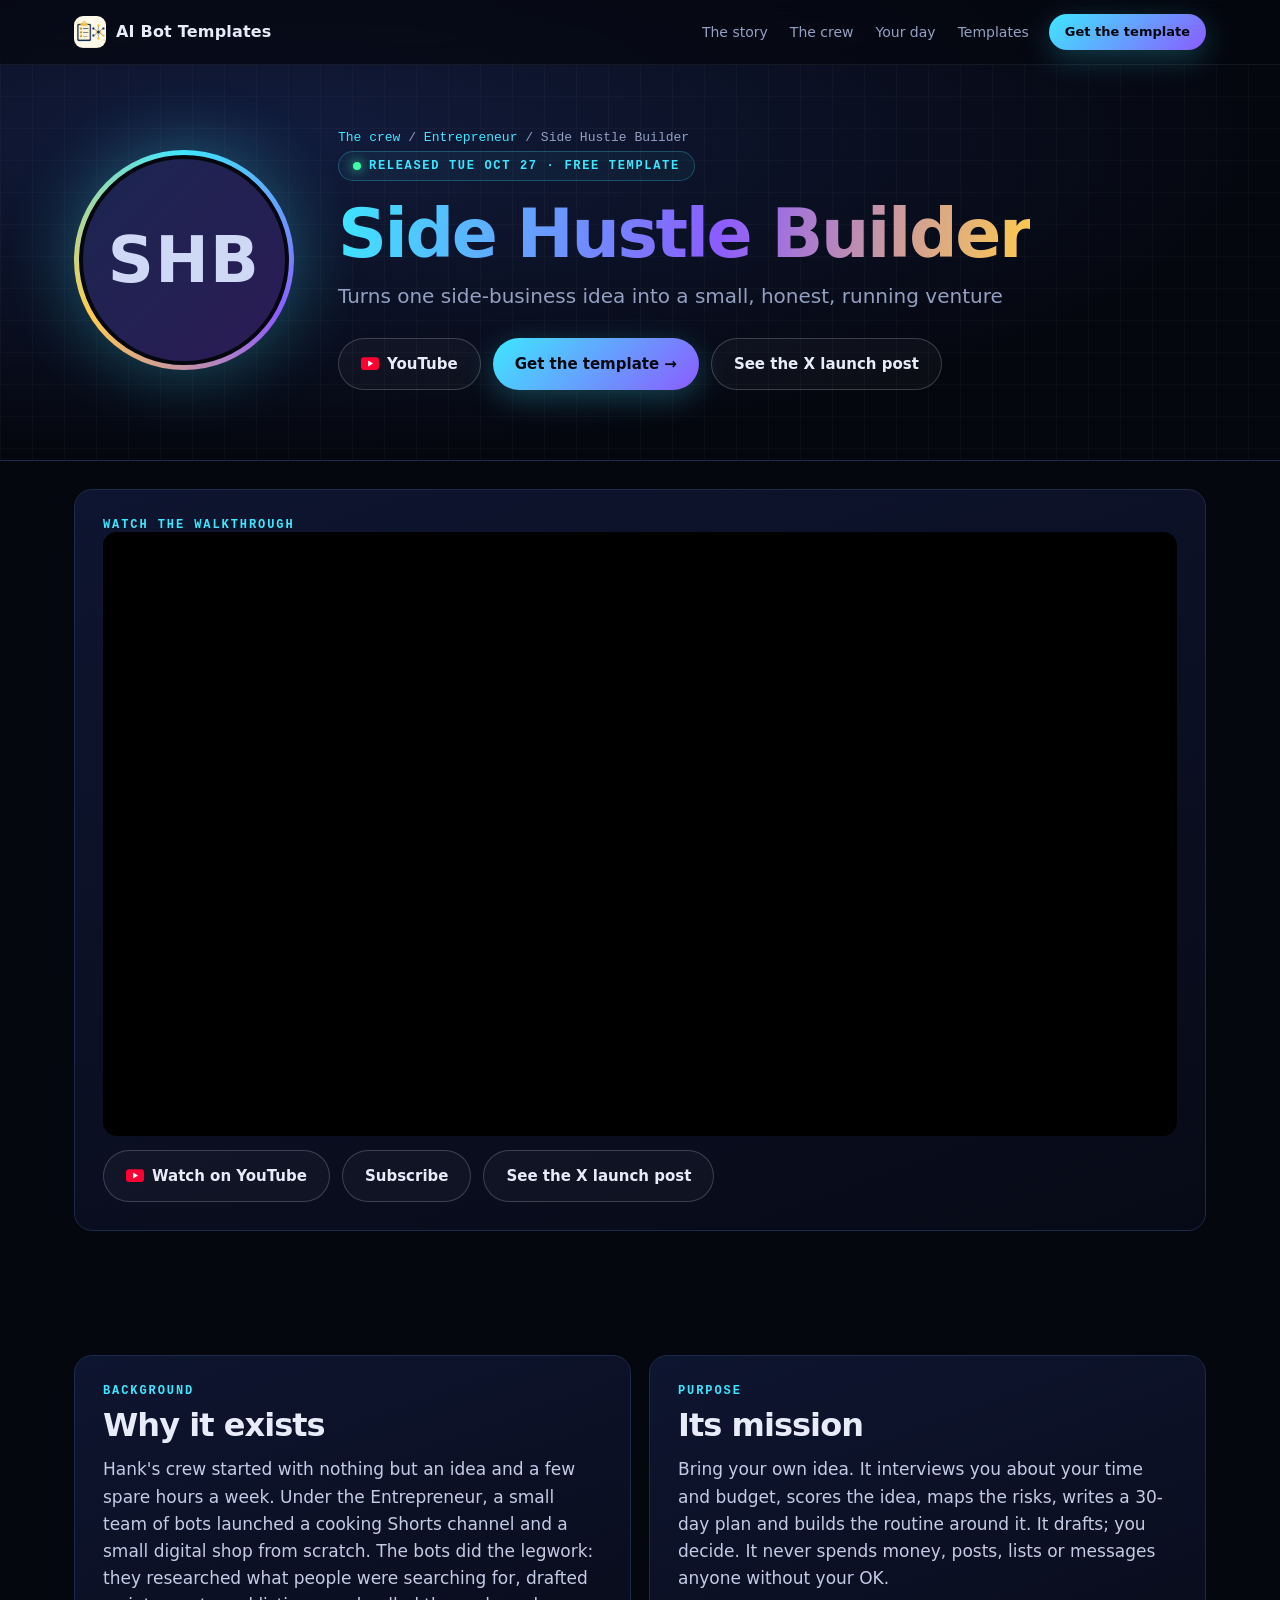
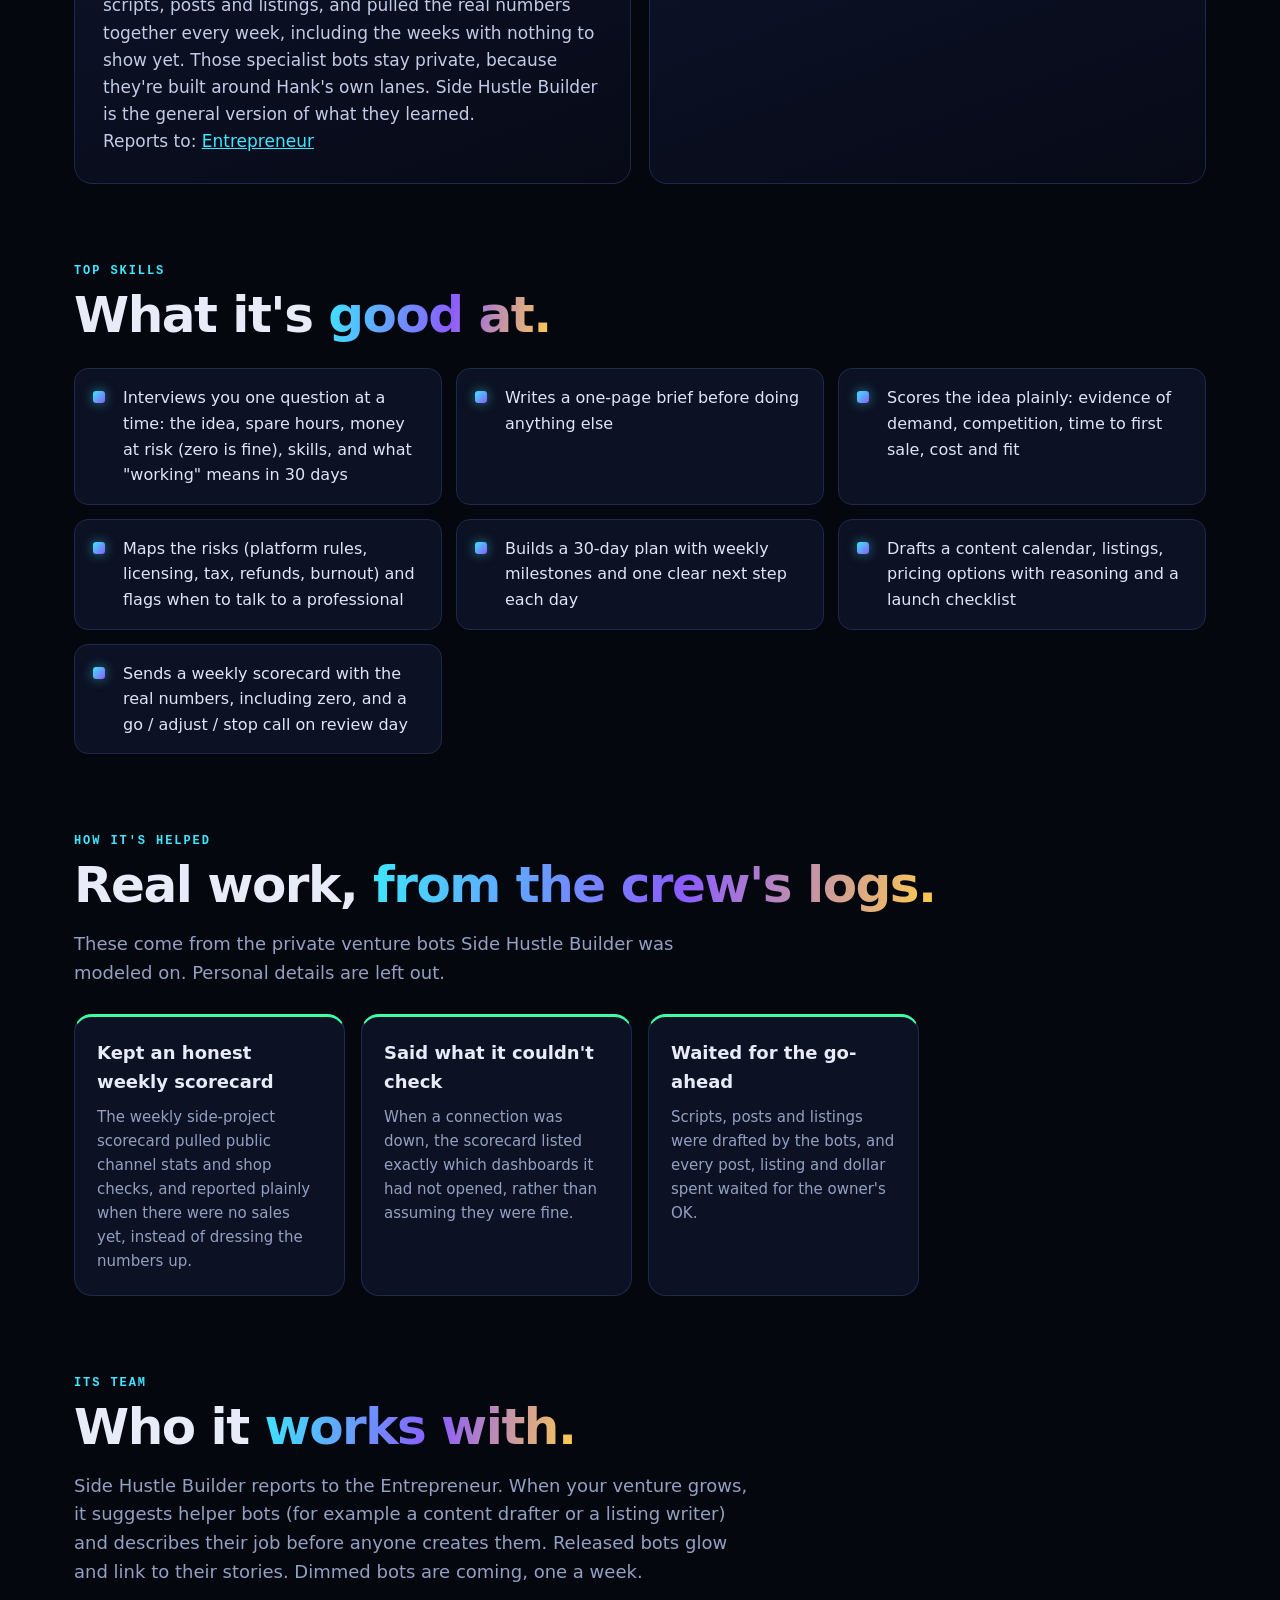
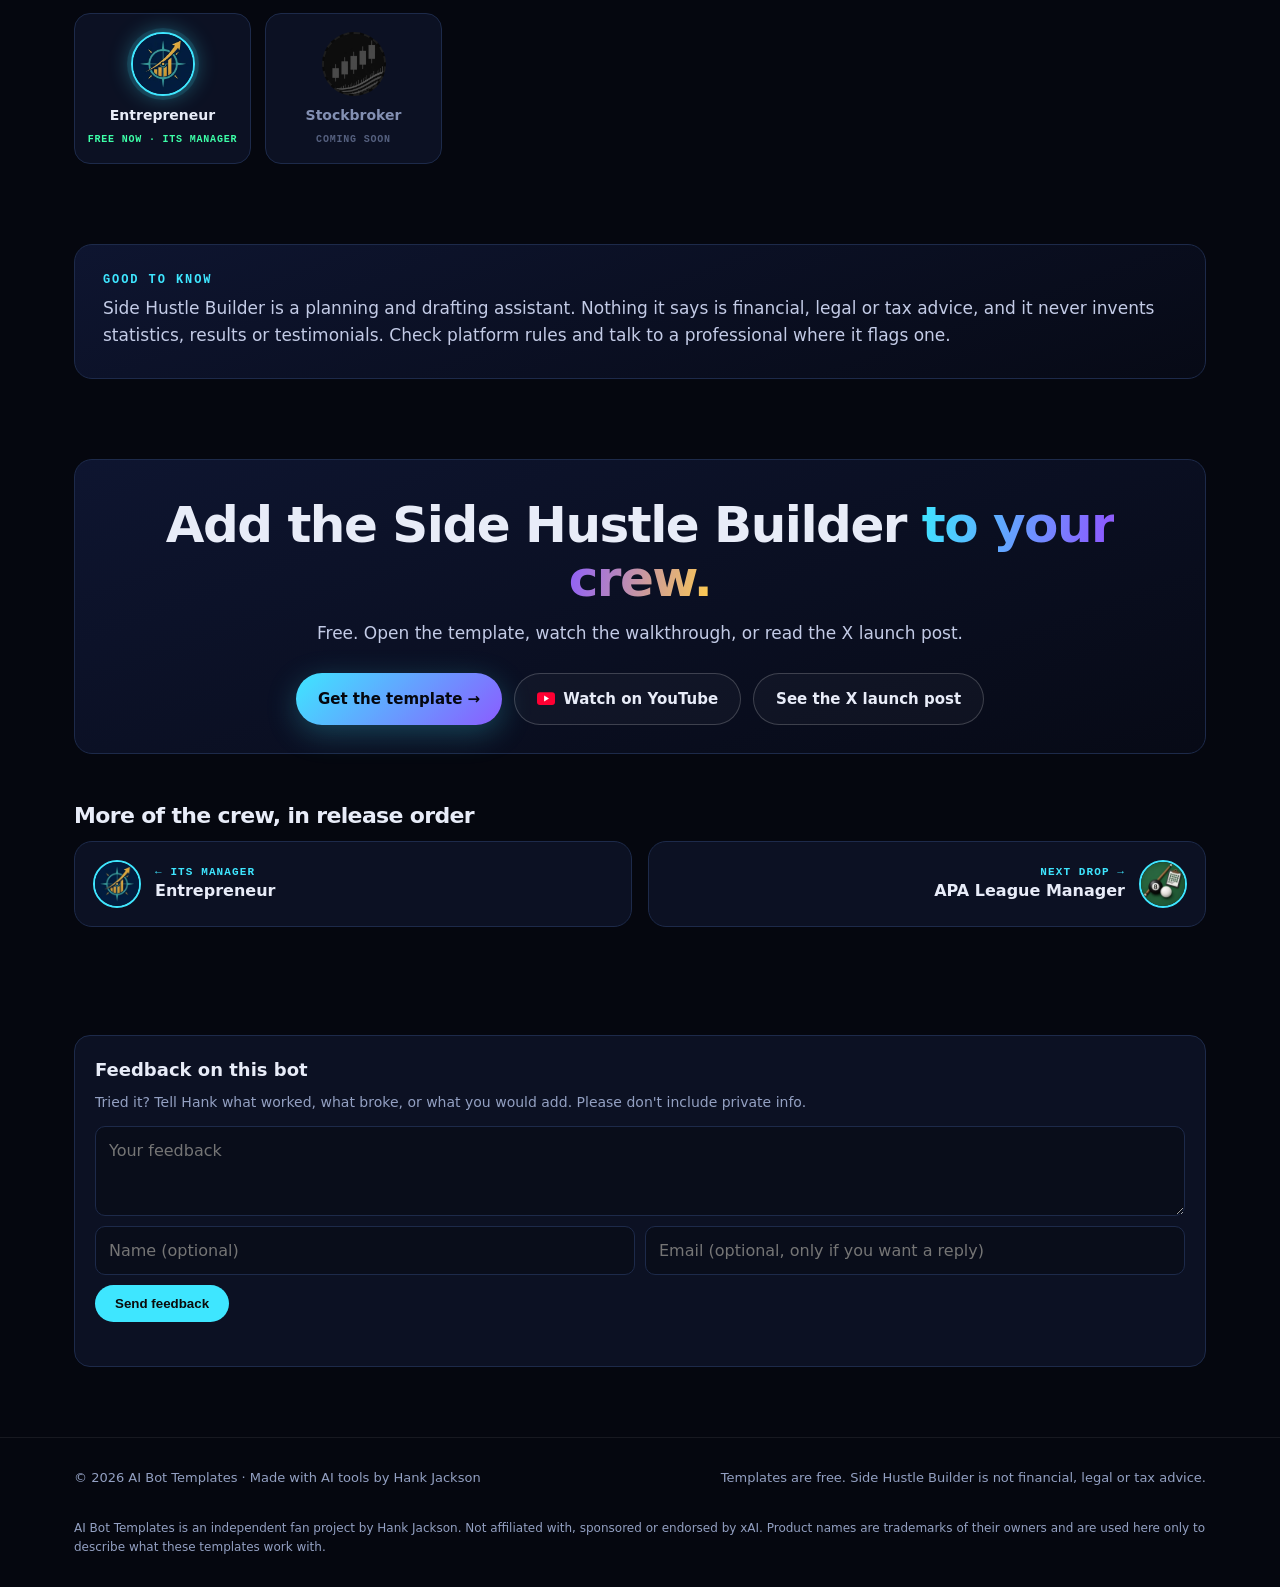
<file: bots/side-hustle-builder/index.html>
<!doctype html>
<html lang="en">
<head>
<meta charset="utf-8">
<meta name="viewport" content="width=device-width,initial-scale=1">
<title>Side Hustle Builder: its story · AI Bot Templates</title>
<meta name="description" content="The story of the Side Hustle Builder bot: why it exists, its purpose and top skills. A free template that turns one side-business idea into a small, honest, running venture.">
<meta name="robots" content="noindex,nofollow">
<meta name="theme-color" content="#05070f">
<link rel="canonical" href="https://aibottemplates.com/bots/side-hustle-builder/">
<link rel="icon" href="../../assets/hank-s-chief-of-staff.webp">
<style>
:root{--bg:#05070f;--bg2:#0a0f1f;--card:#0e1428cc;--line:#1d2a4a;--tx:#e8ecf8;--mu:#93a0c2;--c1:#3ee6ff;--c2:#8b5cff;--c3:#ffcc4d;--ok:#3dffa8;--r:18px}
*{box-sizing:border-box}html{scroll-behavior:smooth}
body{margin:0;background:var(--bg);color:var(--tx);font:16px/1.6 ui-sans-serif,system-ui,-apple-system,"Segoe UI",Roboto,Inter,sans-serif;-webkit-font-smoothing:antialiased;overflow-x:hidden}
a{color:inherit}img{display:block;max-width:100%}
.wrap{max-width:1180px;margin:0 auto;padding:0 24px}
.skip{position:absolute;left:-999px}.skip:focus{left:12px;top:12px;z-index:99;background:#fff;color:#000;padding:8px 12px;border-radius:8px}
:focus-visible{outline:2px solid var(--c1);outline-offset:3px;border-radius:6px}
nav{position:fixed;inset:0 0 auto;z-index:20;backdrop-filter:blur(12px);background:#05070fb3;border-bottom:1px solid #ffffff10}
nav .wrap{display:flex;align-items:center;gap:20px;height:64px}
.brand{display:flex;align-items:center;gap:10px;font-weight:800;letter-spacing:.2px;text-decoration:none}
.brand img{width:32px;height:32px;border-radius:9px}
nav .links{margin-left:auto;display:flex;gap:22px;font-size:14px;color:var(--mu)}
nav .links a{text-decoration:none}nav .links a:hover{color:var(--tx)}
.btn{display:inline-flex;align-items:center;gap:8px;padding:13px 22px;border-radius:999px;font-weight:700;text-decoration:none;transition:transform .2s,box-shadow .2s;font-size:15px;border:0;cursor:pointer}
.btn.p{background:linear-gradient(135deg,var(--c1),var(--c2));color:#05070f;box-shadow:0 8px 30px #3ee6ff40}
.btn.p:hover{transform:translateY(-2px);box-shadow:0 12px 40px #8b5cff60}
.btn.g{border:1px solid #ffffff30;color:var(--tx);background:#ffffff08}.btn.g:hover{background:#ffffff14}
.btn.sm{padding:8px 16px;font-size:13px}
.eyebrow{display:inline-flex;align-items:center;gap:8px;font:600 12px/1 ui-monospace,SFMono-Regular,Menlo,monospace;letter-spacing:.14em;text-transform:uppercase;color:var(--c1);padding:8px 14px;border:1px solid #3ee6ff40;border-radius:999px;background:#3ee6ff0d}
.dot{width:8px;height:8px;border-radius:50%;background:var(--ok);box-shadow:0 0 12px var(--ok);animation:pulse 2s infinite}
@keyframes pulse{50%{opacity:.35}}
.grad{background:linear-gradient(100deg,var(--c1),var(--c2) 55%,var(--c3));-webkit-background-clip:text;background-clip:text;color:transparent}
section{padding:110px 0;scroll-margin-top:72px}
.kicker{font:600 12px ui-monospace,Menlo,monospace;letter-spacing:.16em;text-transform:uppercase;color:var(--c1)}
h2{font-size:clamp(30px,4vw,50px);line-height:1.08;letter-spacing:-.03em;margin:10px 0 14px;font-weight:800}
.sub{color:var(--mu);max-width:680px;font-size:18px}
.reveal{opacity:0;transform:translateY(26px);transition:opacity .8s,transform .8s}.reveal.in{opacity:1;transform:none}
.node{position:relative;display:flex;flex-direction:column;align-items:center;text-align:center;gap:6px}
.av{width:64px;height:64px;border-radius:50%;object-fit:cover;background:#0d1430;border:2px solid #2a3a66;flex:none}
.node.live .av{border-color:var(--c1);box-shadow:0 0 0 4px #3ee6ff1f,0 0 26px #3ee6ff66}
.node.next .av{border-color:var(--c3);box-shadow:0 0 0 4px #ffcc4d22,0 0 26px #ffcc4d66;animation:nextp 2.2s infinite}
@keyframes nextp{50%{box-shadow:0 0 0 8px #ffcc4d10,0 0 36px #ffcc4d99}}
.node.dim .av{filter:grayscale(1) brightness(.45);border-style:dashed}
.node .nm{font-size:13px;font-weight:650;line-height:1.2;max-width:110px}
.node.dim .nm{color:#6b7799}
.node .st{font:600 10px ui-monospace,monospace;letter-spacing:.08em;text-transform:uppercase;color:var(--ok)}
.node.next .st{color:var(--c3)}.node.dim .st{color:#55607f}
.cos{display:flex;justify-content:center;position:relative}
.cos .av{width:96px;height:96px}
.trunk{width:2px;height:28px;margin:8px auto 0;background:linear-gradient(var(--c1),#3ee6ff40)}
.directs{display:grid;grid-template-columns:repeat(8,1fr);gap:10px;position:relative;padding-top:28px;border-top:2px solid #3ee6ff40;margin:0 4%}
.directs>.col{position:relative;display:flex;flex-direction:column;align-items:center;gap:12px}
.directs>.col:before{content:"";position:absolute;top:-28px;left:50%;width:2px;height:28px;background:#3ee6ff40}
.team{display:flex;flex-direction:column;gap:10px;align-items:center;padding-top:12px;border-top:1px dashed #2a3a66;width:100%}
.team .av{width:40px;height:40px}.team .nm{font-size:11px;font-weight:500}
.team .node{gap:3px}
.badge{display:grid;place-items:center;font-weight:800;color:#cfd8f5;letter-spacing:.02em;background:linear-gradient(135deg,#1b2650,#2b1b55)}
.pill{font:600 11px ui-monospace,monospace;letter-spacing:.08em;text-transform:uppercase;padding:4px 10px;border-radius:999px;background:#3dffa81a;color:var(--ok);width:max-content}
.card.next .pill{background:#ffcc4d22;color:var(--c3)}
footer{border-top:1px solid #ffffff12;padding:30px 0;color:var(--mu);font-size:13px}
footer .wrap{display:flex;justify-content:space-between;gap:20px;flex-wrap:wrap}
@media (max-width:980px){.hero .wrap{grid-template-columns:1fr}.orbit{max-width:340px}.stats{grid-template-columns:repeat(2,1fr)}.story,.vals{grid-template-columns:1fr}.day{grid-template-columns:1fr}
 .directs{grid-template-columns:repeat(4,1fr);row-gap:30px;border-top:0}.directs>.col:before{display:none}.trunk{display:none}nav .links{display:none}}
@media (max-width:560px){.wrap{padding:0 18px}section{padding:80px 0}.directs{grid-template-columns:repeat(2,1fr)}.hero{padding-top:96px}.stat .n{font-size:36px}.orbit{max-width:280px}nav .btn{display:none}.lane{min-height:0}}
@media (prefers-reduced-motion:reduce){*,*:before,*:after{animation:none!important;transition:none!important}.reveal{opacity:1;transform:none}.bots .task{opacity:1;transform:none}}


.bh{position:relative;padding:130px 0 70px;overflow:hidden;border-bottom:1px solid var(--line);background:radial-gradient(ellipse at 20% 30%,#121c3d,#05070f 70%)}
.bh:before{content:"";position:absolute;inset:0;background-image:linear-gradient(#ffffff06 1px,transparent 1px),linear-gradient(90deg,#ffffff06 1px,transparent 1px);background-size:32px 32px;pointer-events:none}
.bh .wrap{position:relative;display:grid;grid-template-columns:auto 1fr;gap:44px;align-items:center}
.ring{position:relative;width:220px;height:220px;border-radius:50%;padding:5px;background:conic-gradient(var(--c1),var(--c2),var(--c3),var(--c1));box-shadow:0 0 70px #3ee6ff55}
.ring .av{width:100%;height:100%;border:4px solid var(--bg)}.ring .badge{font-size:64px}
.bh h1{font-size:clamp(38px,5.4vw,68px);line-height:1.04;letter-spacing:-.035em;margin:18px 0 10px;font-weight:850}
.bh .role{font-size:20px;color:var(--mu)}
.crumbs{font:500 13px ui-monospace,Menlo,monospace;color:var(--mu);margin-bottom:6px}.crumbs a{color:var(--c1);text-decoration:none}
.disc{display:inline-block;margin-top:14px;font:600 12px ui-monospace,monospace;letter-spacing:.08em;text-transform:uppercase;color:var(--c3);border:1px solid #ffcc4d55;border-radius:999px;padding:6px 12px;background:#ffcc4d10}
.ctas{display:flex;flex-wrap:wrap;gap:12px;margin:26px 0 0}
section{padding:70px 0}
.grid2{display:grid;grid-template-columns:1fr 1fr;gap:18px;margin-top:26px}
.panel{border:1px solid var(--line);border-radius:var(--r);padding:28px;background:linear-gradient(160deg,#0e1530,#070a16)}
.panel p{color:#c3cbe6;margin:0;font-size:17px}
.skills{list-style:none;padding:0;margin:26px 0 0;display:grid;grid-template-columns:repeat(auto-fill,minmax(300px,1fr));gap:14px}
.skills li{border:1px solid var(--line);border-radius:14px;padding:16px 18px 16px 48px;background:var(--card);position:relative;color:#dfe5f7}
.skills li:before{content:"";position:absolute;left:18px;top:22px;width:12px;height:12px;border-radius:3px;background:linear-gradient(135deg,var(--c1),var(--c2));box-shadow:0 0 12px #3ee6ff88}
.exs{display:grid;grid-template-columns:repeat(auto-fill,minmax(260px,1fr));gap:16px;margin-top:26px}
.ex{border:1px solid var(--line);border-radius:var(--r);padding:22px;background:var(--card);border-top:3px solid var(--ok)}
.ex h3{margin:0 0 8px;font-size:18px}.ex p{margin:0;color:var(--mu);font-size:15px}
.teamg{display:grid;grid-template-columns:repeat(auto-fill,minmax(160px,1fr));gap:14px;margin-top:26px}
.tm{border:1px solid var(--line);border-radius:16px;padding:18px 12px;background:var(--card);display:flex;flex-direction:column;align-items:center;gap:8px;text-align:center;text-decoration:none}
.tm .av{width:64px;height:64px}.tm.live .av{border-color:var(--c1);box-shadow:0 0 0 4px #3ee6ff1f,0 0 22px #3ee6ff66}
.tm.next .av{border-color:var(--c3);box-shadow:0 0 0 4px #ffcc4d22,0 0 22px #ffcc4d66}.tm.dim .av{filter:grayscale(1) brightness(.5);border-style:dashed}
.tm b{font-size:14px}.tm .st{font:600 10px ui-monospace,monospace;letter-spacing:.08em;text-transform:uppercase;color:var(--ok)}
.tm.next .st{color:var(--c3)}.tm.dim .st{color:#55607f}.tm.dim b{color:#8390b3}a.tm:hover{border-color:#3ee6ff80;transform:translateY(-3px)}a.tm{transition:transform .2s,border-color .2s}
.empty{margin-top:22px;color:var(--mu);border:1px dashed var(--line);border-radius:16px;padding:22px}
.pn{display:grid;grid-template-columns:1fr 1fr;gap:16px;margin-top:10px}
.pn a{display:flex;align-items:center;gap:14px;border:1px solid var(--line);border-radius:var(--r);padding:18px;background:var(--card);text-decoration:none;transition:border-color .2s}
.pn a:hover{border-color:#3ee6ff80}.pn .av{width:48px;height:48px;border-color:var(--c1)}.pn small{display:block;font:600 11px ui-monospace,monospace;letter-spacing:.1em;color:var(--c1);text-transform:uppercase}
.pn .nx{justify-content:flex-end;text-align:right}
.note{font-size:13px;color:#6b7799;margin-top:14px}
@media (max-width:860px){.bh .wrap{grid-template-columns:1fr}.ring{width:160px;height:160px}.grid2,.pn{grid-template-columns:1fr}}

</style>
<link rel="stylesheet" href="../../assets/community.css"><style>:root{--cm-line:#1d2a4a;--cm-card:#0e1428cc;--cm-mute:#93a0c2;--cm-accent:#3ee6ff}</style>
</head>
<body>
<a class="skip" href="#main">Skip to content</a>
<nav aria-label="Primary"><div class="wrap">
 <a class="brand" href="../../"><img src="../../assets/hank-s-chief-of-staff.webp" alt="" width="32" height="32">AI Bot Templates</a>
 <div class="links"><a href="../../#story">The story</a><a href="../../#crew">The crew</a><a href="../../#day">Your day</a><a href="../../#templates">Templates</a></div>
 <a class="btn p sm" href="https://x.ai/bot/V-ddYBdTCYNFbaEEZEFh5" rel="noopener">Get the template</a>
</div></nav>
<header class="bh"><div class="wrap">
 <div class="ring"><span class="av badge" aria-hidden="true">SHB</span></div>
 <div>
  <div class="crumbs"><a href="../../#crew">The crew</a> / <a href="../entrepreneur/">Entrepreneur</a> / Side Hustle Builder</div>
  <span class="eyebrow"><span class="dot"></span>Released Tue Oct 27 · Free template</span>
  <h1><span class="grad">Side Hustle Builder</span></h1>
  <div class="role">Turns one side-business idea into a small, honest, running venture</div>
  <div class="ctas"><a class="btn g yt-channel" data-live="1" href="https://www.youtube.com/@AIBotTemplates" rel="noopener"><svg width="18" height="13" viewBox="0 0 24 17" aria-hidden="true" style="vertical-align:-2px"><rect width="24" height="17" rx="4" fill="#ff0033"/><path d="M9.5 4.5v8l6.5-4z" fill="#fff"/></svg> YouTube</a><a class="btn p" href="https://x.ai/bot/V-ddYBdTCYNFbaEEZEFh5" rel="noopener">Get the template →</a><a class="btn g" href="https://x.com/hjackson2/status/2114708880504524914" rel="noopener">See the X launch post</a></div>
 </div>
</div></header>
<!-- YT-SLOT: paste the 11-char video id into data-yt-id after Hank approves the upload -->
<section class="wrap yt-slot" data-yt-id="swVrIFXZouI" data-title="Side Hustle Builder walkthrough" hidden style="margin:28px auto"><div class="panel"><div class="kicker">Watch the walkthrough</div><div class="yt-frame" style="position:relative;aspect-ratio:16/9;border-radius:14px;overflow:hidden;background:#000"></div><div class="ctas" style="margin-top:14px"><a class="btn g yt-watch" href="https://youtu.be/swVrIFXZouI" rel="noopener"><svg width="18" height="13" viewBox="0 0 24 17" aria-hidden="true" style="vertical-align:-2px"><rect width="24" height="17" rx="4" fill="#ff0033"/><path d="M9.5 4.5v8l6.5-4z" fill="#fff"/></svg> Watch on YouTube</a><a class="btn g" href="https://www.youtube.com/@AIBotTemplates?sub_confirmation=1" rel="noopener">Subscribe</a><a class="btn g" href="https://x.com/hjackson2/status/2114708880504524914" rel="noopener">See the X launch post</a></div></div></section>
<main id="main">
<section><div class="wrap">
 <div class="grid2">
  <div class="panel"><div class="kicker">Background</div><h2 style="font-size:32px">Why it exists</h2><p>Hank's crew started with nothing but an idea and a few spare hours a week. Under the Entrepreneur, a small team of bots launched a cooking Shorts channel and a small digital shop from scratch. The bots did the legwork: they researched what people were searching for, drafted scripts, posts and listings, and pulled the real numbers together every week, including the weeks with nothing to show yet. Those specialist bots stay private, because they're built around Hank's own lanes. Side Hustle Builder is the general version of what they learned.</p><p class="note">Reports to: <a href="../entrepreneur/" style="color:var(--c1)">Entrepreneur</a></p></div>
  <div class="panel"><div class="kicker">Purpose</div><h2 style="font-size:32px">Its mission</h2><p>Bring your own idea. It interviews you about your time and budget, scores the idea, maps the risks, writes a 30-day plan and builds the routine around it. It drafts; you decide. It never spends money, posts, lists or messages anyone without your OK.</p></div>
 </div>
</div></section>
<section style="padding-top:10px"><div class="wrap">
 <div class="kicker">Top skills</div><h2>What it's <span class="grad">good at.</span></h2>
 <ul class="skills"><li>Interviews you one question at a time: the idea, spare hours, money at risk (zero is fine), skills, and what "working" means in 30 days</li><li>Writes a one-page brief before doing anything else</li><li>Scores the idea plainly: evidence of demand, competition, time to first sale, cost and fit</li><li>Maps the risks (platform rules, licensing, tax, refunds, burnout) and flags when to talk to a professional</li><li>Builds a 30-day plan with weekly milestones and one clear next step each day</li><li>Drafts a content calendar, listings, pricing options with reasoning and a launch checklist</li><li>Sends a weekly scorecard with the real numbers, including zero, and a go / adjust / stop call on review day</li></ul>
</div></section>
<section style="padding-top:10px"><div class="wrap"><div class="kicker">How it's helped</div><h2>Real work, <span class="grad">from the crew's logs.</span></h2><p class="sub">These come from the private venture bots Side Hustle Builder was modeled on. Personal details are left out.</p><div class="exs">
 <div class="ex"><h3>Kept an honest weekly scorecard</h3><p>The weekly side-project scorecard pulled public channel stats and shop checks, and reported plainly when there were no sales yet, instead of dressing the numbers up.</p></div><div class="ex"><h3>Said what it couldn&#x27;t check</h3><p>When a connection was down, the scorecard listed exactly which dashboards it had not opened, rather than assuming they were fine.</p></div><div class="ex"><h3>Waited for the go-ahead</h3><p>Scripts, posts and listings were drafted by the bots, and every post, listing and dollar spent waited for the owner&#x27;s OK.</p></div>
</div></div></section>
<section style="padding-top:10px"><div class="wrap">
 <div class="kicker">Its team</div><h2>Who it <span class="grad">works with.</span></h2>
 <p class="sub">Side Hustle Builder reports to the Entrepreneur. When your venture grows, it suggests helper bots (for example a content drafter or a listing writer) and describes their job before anyone creates them. Released bots glow and link to their stories. Dimmed bots are coming, one a week.</p>
 <div class="teamg"><a class="tm live" href="../entrepreneur/"><img class="av" src="../../assets/entrepreneur.webp" alt="" width="64" height="64"><b>Entrepreneur</b><span class="st">Free now · its manager</span></a><div class="tm dim"><img class="av" src="../../assets/stockbroker.webp" alt="" width="64" height="64"><b>Stockbroker</b><span class="st">Coming soon</span></div></div>
</div></section>
<section style="padding-top:10px"><div class="wrap">
 <div class="panel"><div class="kicker">Good to know</div><p style="margin-top:8px">Side Hustle Builder is a planning and drafting assistant. Nothing it says is financial, legal or tax advice, and it never invents statistics, results or testimonials. Check platform rules and talk to a professional where it flags one.</p></div>
</div></section>
<section style="padding-top:10px"><div class="wrap">
 <div class="panel" style="text-align:center"><h2>Add the Side Hustle Builder <span class="grad">to your crew.</span></h2><p class="sub" style="margin:0 auto 6px">Free. Open the template, watch the walkthrough, or read the X launch post.</p>
 <div class="ctas" style="justify-content:center"><a class="btn p" href="https://x.ai/bot/V-ddYBdTCYNFbaEEZEFh5" rel="noopener">Get the template →</a><a class="btn g" href="https://youtu.be/swVrIFXZouI" rel="noopener"><svg width="18" height="13" viewBox="0 0 24 17" aria-hidden="true" style="vertical-align:-2px"><rect width="24" height="17" rx="4" fill="#ff0033"/><path d="M9.5 4.5v8l6.5-4z" fill="#fff"/></svg> Watch on YouTube</a><a class="btn g" href="https://x.com/hjackson2/status/2114708880504524914" rel="noopener">See the X launch post</a></div></div>
 <h2 style="font-size:22px;margin-top:50px">More of the crew, in release order</h2>
 <div class="pn"><a href="../entrepreneur/"><img class="av" src="../../assets/entrepreneur.webp" alt="" width="64" height="64"><div><small>← Its manager</small><b>Entrepreneur</b></div></a><a class="nx" href="../apa-league-manager/"><div><small>Next drop →</small><b>APA League Manager</b></div><img class="av" src="../../assets/apa-league-manager.webp" alt="" width="64" height="64"></a></div>
</div></section>
</main>
<section style="padding-top:10px"><div class="wrap"><div class="cm-box"><h3>Feedback on this bot</h3><p class="cm-sub">Tried it? Tell Hank what worked, what broke, or what you would add. Please don&#39;t include private info.</p><form data-cm="feedback"><label class="cm-hp" aria-hidden="true">Leave blank<input name="website" tabindex="-1" autocomplete="off"></label><input type="hidden" name="context" value="Side Hustle Builder"><textarea name="message" required maxlength="2000" placeholder="Your feedback"></textarea><div class="cm-row"><input name="name" maxlength="80" placeholder="Name (optional)"><input name="email" type="email" maxlength="120" placeholder="Email (optional, only if you want a reply)"></div><button type="submit">Send feedback</button><div class="cm-msg" role="status"></div></form></div></div></section>
<footer><div class="wrap"><span>© 2026 AI Bot Templates · Made with AI tools by Hank Jackson</span><span>Templates are free. Side Hustle Builder is not financial, legal or tax advice.</span><p style="font-size:12px;color:var(--mu);margin:10px 0 0;flex-basis:100%">AI Bot Templates is an independent fan project by Hank Jackson. Not affiliated with, sponsored or endorsed by xAI. Product names are trademarks of their owners and are used here only to describe what these templates work with.</p></div></footer>
<script>window.CM_CONFIG={turnstileSiteKey:""};</script><script src="../../assets/community.js" defer></script>
<script>/* YouTube slots: set data-yt-id on .yt-slot to show; hidden while empty */
document.querySelectorAll('.yt-slot').forEach(function(s){var id=(s.dataset.ytId||'').trim();if(!/^[\w-]{11}$/.test(id)){s.hidden=true;return;}s.hidden=false;s.querySelector('.yt-frame').innerHTML='<iframe src="https://www.youtube-nocookie.com/embed/'+id+'" title="'+(s.dataset.title||'Walkthrough video')+'" loading="lazy" allow="accelerometer;encrypted-media;picture-in-picture" allowfullscreen style="position:absolute;inset:0;width:100%;height:100%;border:0"></iframe>';});
document.querySelectorAll('.yt-channel').forEach(function(a){if(!a.dataset.live)a.hidden=true;});</script>
<!-- Cloudflare Web Analytics --><script type='module' src='https://static.cloudflareinsights.com/beacon.min.js' data-cf-beacon='{"token": "3c69864318694514938088a33fb11db5"}'></script><!-- End Cloudflare Web Analytics -->
</body>
</html>
</file>
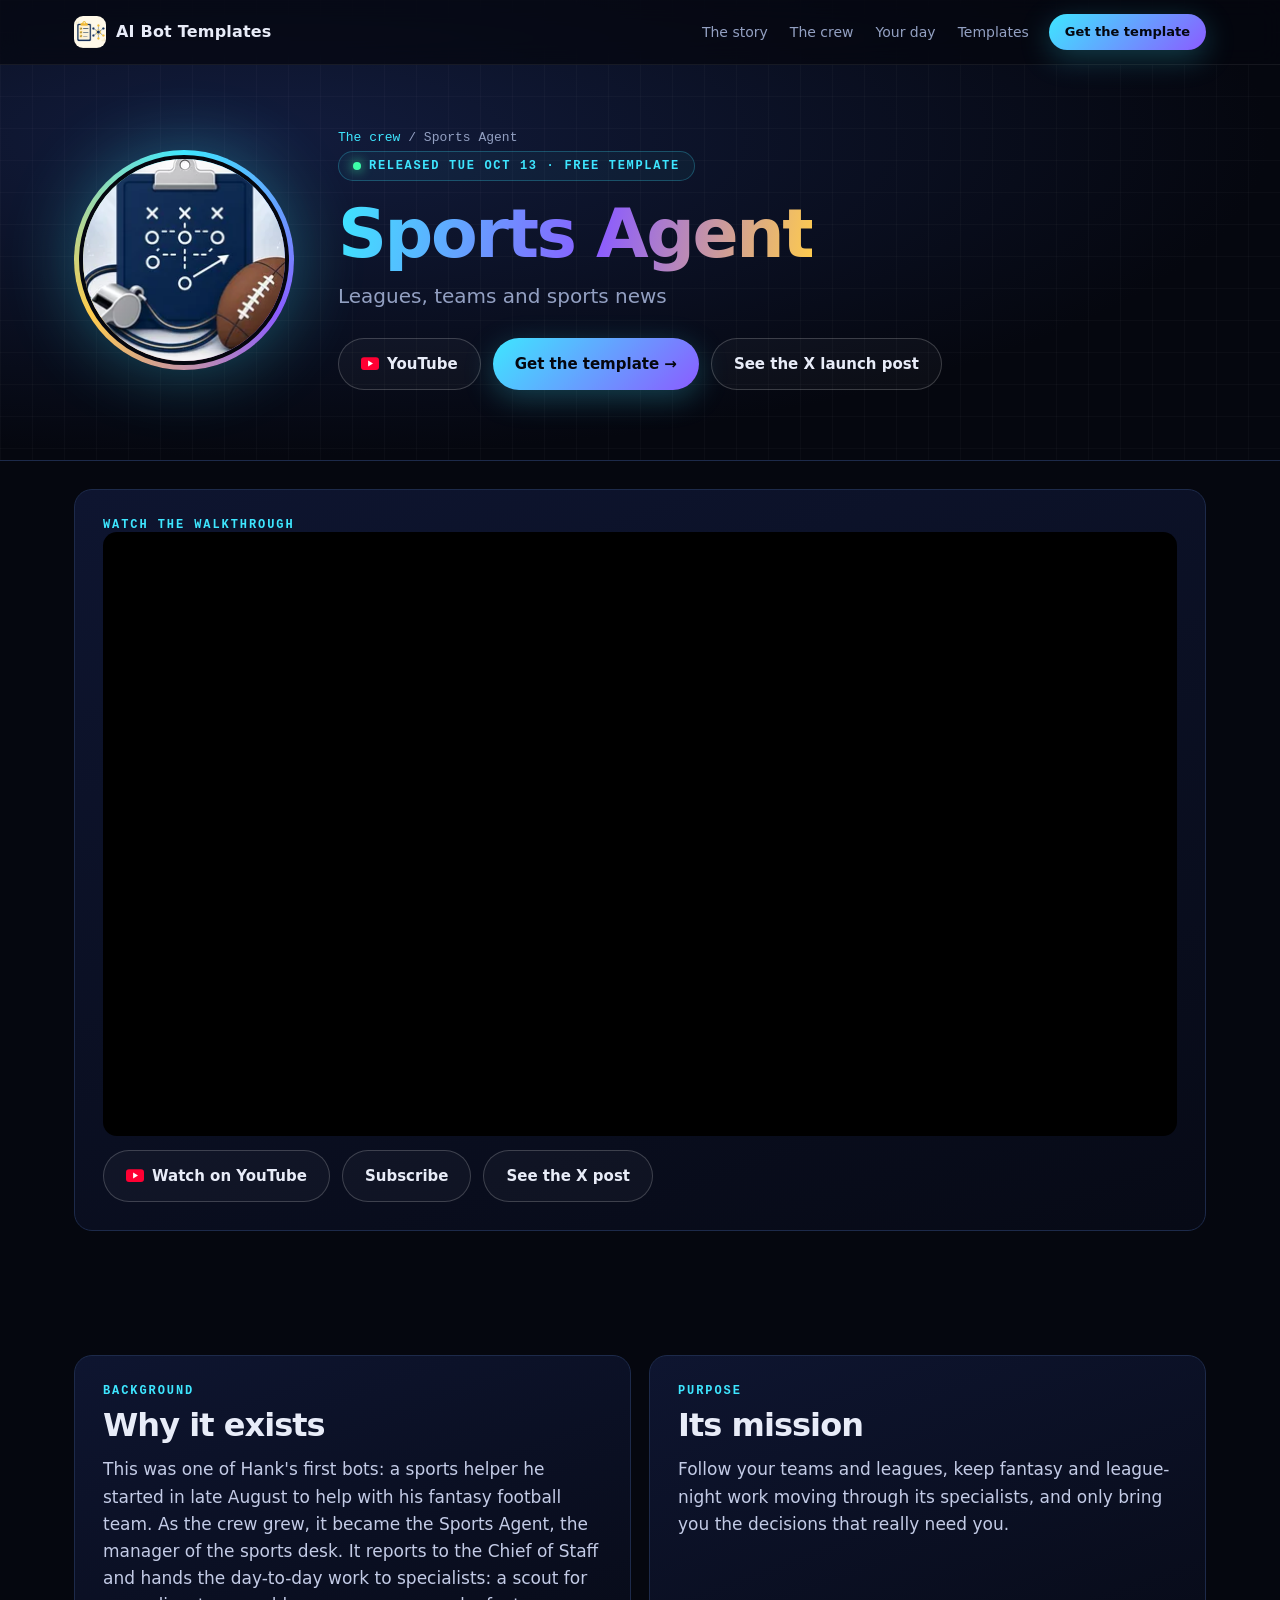
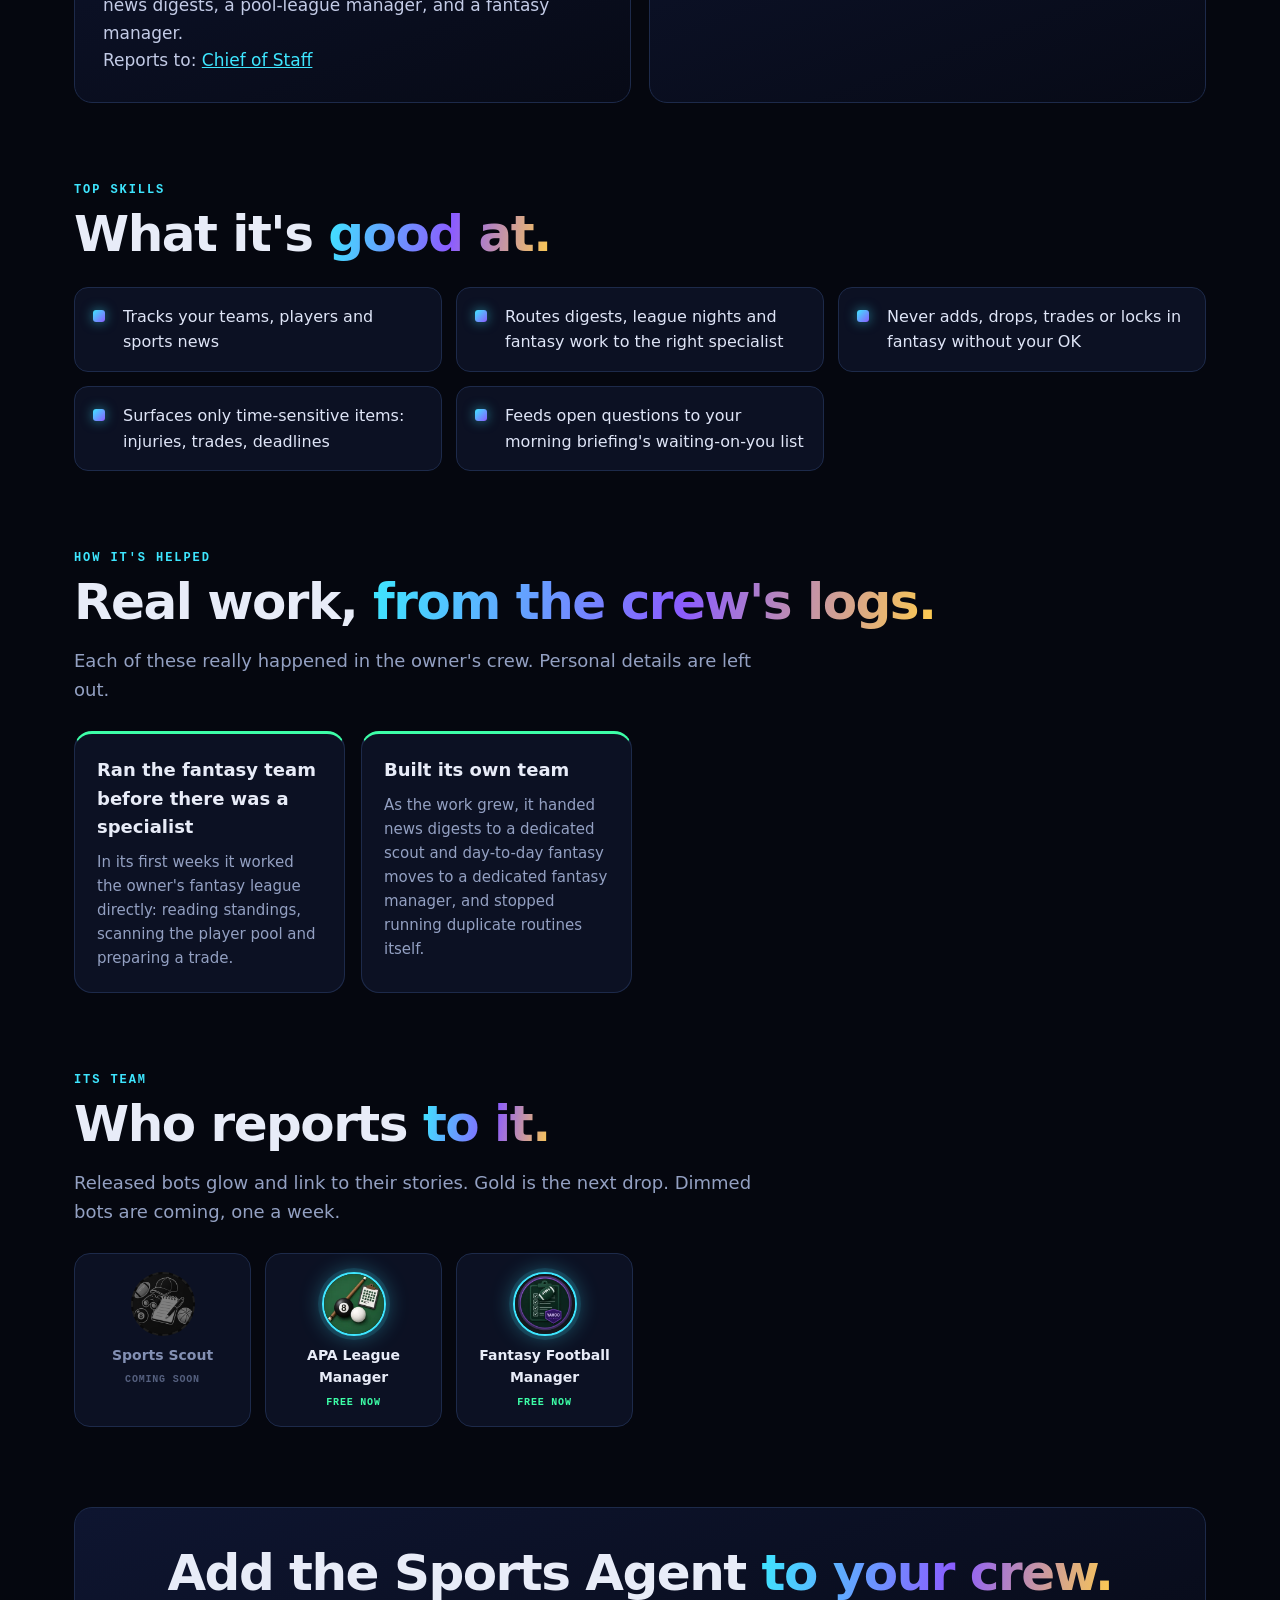
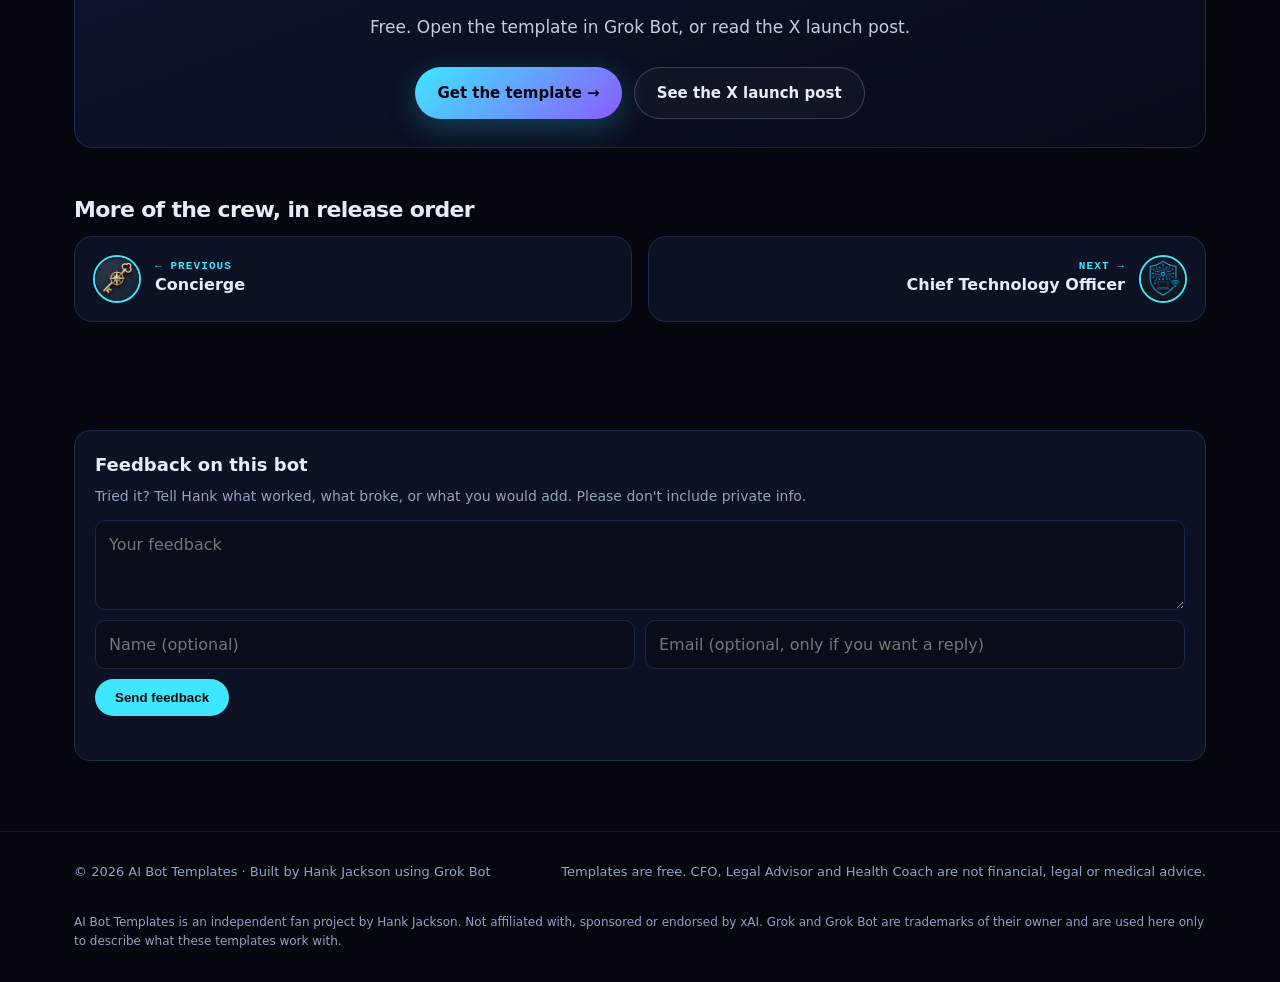
<file: bots/sports-agent/index.html>
<!doctype html>
<html lang="en">
<head>
<meta charset="utf-8">
<meta name="viewport" content="width=device-width,initial-scale=1">
<title>Sports Agent: its story · AI Bot Templates</title>
<meta name="description" content="The story of the Sports Agent bot: why Hank built it, its purpose, top skills and team. Free Grok Bot template.">
<meta name="robots" content="noindex,nofollow">
<meta name="theme-color" content="#05070f">
<link rel="canonical" href="https://aibottemplates.com/bots/sports-agent/">
<link rel="icon" href="../../assets/hank-s-chief-of-staff.webp">
<style>
:root{--bg:#05070f;--bg2:#0a0f1f;--card:#0e1428cc;--line:#1d2a4a;--tx:#e8ecf8;--mu:#93a0c2;--c1:#3ee6ff;--c2:#8b5cff;--c3:#ffcc4d;--ok:#3dffa8;--r:18px}
*{box-sizing:border-box}html{scroll-behavior:smooth}
body{margin:0;background:var(--bg);color:var(--tx);font:16px/1.6 ui-sans-serif,system-ui,-apple-system,"Segoe UI",Roboto,Inter,sans-serif;-webkit-font-smoothing:antialiased;overflow-x:hidden}
a{color:inherit}img{display:block;max-width:100%}
.wrap{max-width:1180px;margin:0 auto;padding:0 24px}
.skip{position:absolute;left:-999px}.skip:focus{left:12px;top:12px;z-index:99;background:#fff;color:#000;padding:8px 12px;border-radius:8px}
:focus-visible{outline:2px solid var(--c1);outline-offset:3px;border-radius:6px}
nav{position:fixed;inset:0 0 auto;z-index:20;backdrop-filter:blur(12px);background:#05070fb3;border-bottom:1px solid #ffffff10}
nav .wrap{display:flex;align-items:center;gap:20px;height:64px}
.brand{display:flex;align-items:center;gap:10px;font-weight:800;letter-spacing:.2px;text-decoration:none}
.brand img{width:32px;height:32px;border-radius:9px}
nav .links{margin-left:auto;display:flex;gap:22px;font-size:14px;color:var(--mu)}
nav .links a{text-decoration:none}nav .links a:hover{color:var(--tx)}
.btn{display:inline-flex;align-items:center;gap:8px;padding:13px 22px;border-radius:999px;font-weight:700;text-decoration:none;transition:transform .2s,box-shadow .2s;font-size:15px;border:0;cursor:pointer}
.btn.p{background:linear-gradient(135deg,var(--c1),var(--c2));color:#05070f;box-shadow:0 8px 30px #3ee6ff40}
.btn.p:hover{transform:translateY(-2px);box-shadow:0 12px 40px #8b5cff60}
.btn.g{border:1px solid #ffffff30;color:var(--tx);background:#ffffff08}.btn.g:hover{background:#ffffff14}
.btn.sm{padding:8px 16px;font-size:13px}
.eyebrow{display:inline-flex;align-items:center;gap:8px;font:600 12px/1 ui-monospace,SFMono-Regular,Menlo,monospace;letter-spacing:.14em;text-transform:uppercase;color:var(--c1);padding:8px 14px;border:1px solid #3ee6ff40;border-radius:999px;background:#3ee6ff0d}
.dot{width:8px;height:8px;border-radius:50%;background:var(--ok);box-shadow:0 0 12px var(--ok);animation:pulse 2s infinite}
@keyframes pulse{50%{opacity:.35}}
.grad{background:linear-gradient(100deg,var(--c1),var(--c2) 55%,var(--c3));-webkit-background-clip:text;background-clip:text;color:transparent}
section{padding:110px 0;scroll-margin-top:72px}
.kicker{font:600 12px ui-monospace,Menlo,monospace;letter-spacing:.16em;text-transform:uppercase;color:var(--c1)}
h2{font-size:clamp(30px,4vw,50px);line-height:1.08;letter-spacing:-.03em;margin:10px 0 14px;font-weight:800}
.sub{color:var(--mu);max-width:680px;font-size:18px}
.reveal{opacity:0;transform:translateY(26px);transition:opacity .8s,transform .8s}.reveal.in{opacity:1;transform:none}
.node{position:relative;display:flex;flex-direction:column;align-items:center;text-align:center;gap:6px}
.av{width:64px;height:64px;border-radius:50%;object-fit:cover;background:#0d1430;border:2px solid #2a3a66;flex:none}
.node.live .av{border-color:var(--c1);box-shadow:0 0 0 4px #3ee6ff1f,0 0 26px #3ee6ff66}
.node.next .av{border-color:var(--c3);box-shadow:0 0 0 4px #ffcc4d22,0 0 26px #ffcc4d66;animation:nextp 2.2s infinite}
@keyframes nextp{50%{box-shadow:0 0 0 8px #ffcc4d10,0 0 36px #ffcc4d99}}
.node.dim .av{filter:grayscale(1) brightness(.45);border-style:dashed}
.node .nm{font-size:13px;font-weight:650;line-height:1.2;max-width:110px}
.node.dim .nm{color:#6b7799}
.node .st{font:600 10px ui-monospace,monospace;letter-spacing:.08em;text-transform:uppercase;color:var(--ok)}
.node.next .st{color:var(--c3)}.node.dim .st{color:#55607f}
.cos{display:flex;justify-content:center;position:relative}
.cos .av{width:96px;height:96px}
.trunk{width:2px;height:28px;margin:8px auto 0;background:linear-gradient(var(--c1),#3ee6ff40)}
.directs{display:grid;grid-template-columns:repeat(8,1fr);gap:10px;position:relative;padding-top:28px;border-top:2px solid #3ee6ff40;margin:0 4%}
.directs>.col{position:relative;display:flex;flex-direction:column;align-items:center;gap:12px}
.directs>.col:before{content:"";position:absolute;top:-28px;left:50%;width:2px;height:28px;background:#3ee6ff40}
.team{display:flex;flex-direction:column;gap:10px;align-items:center;padding-top:12px;border-top:1px dashed #2a3a66;width:100%}
.team .av{width:40px;height:40px}.team .nm{font-size:11px;font-weight:500}
.team .node{gap:3px}
.badge{display:grid;place-items:center;font-weight:800;color:#cfd8f5;letter-spacing:.02em;background:linear-gradient(135deg,#1b2650,#2b1b55)}
.pill{font:600 11px ui-monospace,monospace;letter-spacing:.08em;text-transform:uppercase;padding:4px 10px;border-radius:999px;background:#3dffa81a;color:var(--ok);width:max-content}
.card.next .pill{background:#ffcc4d22;color:var(--c3)}
footer{border-top:1px solid #ffffff12;padding:30px 0;color:var(--mu);font-size:13px}
footer .wrap{display:flex;justify-content:space-between;gap:20px;flex-wrap:wrap}
@media (max-width:980px){.hero .wrap{grid-template-columns:1fr}.orbit{max-width:340px}.stats{grid-template-columns:repeat(2,1fr)}.story,.vals{grid-template-columns:1fr}.day{grid-template-columns:1fr}
 .directs{grid-template-columns:repeat(4,1fr);row-gap:30px;border-top:0}.directs>.col:before{display:none}.trunk{display:none}nav .links{display:none}}
@media (max-width:560px){.wrap{padding:0 18px}section{padding:80px 0}.directs{grid-template-columns:repeat(2,1fr)}.hero{padding-top:96px}.stat .n{font-size:36px}.orbit{max-width:280px}nav .btn{display:none}.lane{min-height:0}}
@media (prefers-reduced-motion:reduce){*,*:before,*:after{animation:none!important;transition:none!important}.reveal{opacity:1;transform:none}.bots .task{opacity:1;transform:none}}


.bh{position:relative;padding:130px 0 70px;overflow:hidden;border-bottom:1px solid var(--line);background:radial-gradient(ellipse at 20% 30%,#121c3d,#05070f 70%)}
.bh:before{content:"";position:absolute;inset:0;background-image:linear-gradient(#ffffff06 1px,transparent 1px),linear-gradient(90deg,#ffffff06 1px,transparent 1px);background-size:32px 32px;pointer-events:none}
.bh .wrap{position:relative;display:grid;grid-template-columns:auto 1fr;gap:44px;align-items:center}
.ring{position:relative;width:220px;height:220px;border-radius:50%;padding:5px;background:conic-gradient(var(--c1),var(--c2),var(--c3),var(--c1));box-shadow:0 0 70px #3ee6ff55}
.ring .av{width:100%;height:100%;border:4px solid var(--bg)}.ring .badge{font-size:64px}
.bh h1{font-size:clamp(38px,5.4vw,68px);line-height:1.04;letter-spacing:-.035em;margin:18px 0 10px;font-weight:850}
.bh .role{font-size:20px;color:var(--mu)}
.crumbs{font:500 13px ui-monospace,Menlo,monospace;color:var(--mu);margin-bottom:6px}.crumbs a{color:var(--c1);text-decoration:none}
.disc{display:inline-block;margin-top:14px;font:600 12px ui-monospace,monospace;letter-spacing:.08em;text-transform:uppercase;color:var(--c3);border:1px solid #ffcc4d55;border-radius:999px;padding:6px 12px;background:#ffcc4d10}
.ctas{display:flex;flex-wrap:wrap;gap:12px;margin:26px 0 0}
section{padding:70px 0}
.grid2{display:grid;grid-template-columns:1fr 1fr;gap:18px;margin-top:26px}
.panel{border:1px solid var(--line);border-radius:var(--r);padding:28px;background:linear-gradient(160deg,#0e1530,#070a16)}
.panel p{color:#c3cbe6;margin:0;font-size:17px}
.skills{list-style:none;padding:0;margin:26px 0 0;display:grid;grid-template-columns:repeat(auto-fill,minmax(300px,1fr));gap:14px}
.skills li{border:1px solid var(--line);border-radius:14px;padding:16px 18px 16px 48px;background:var(--card);position:relative;color:#dfe5f7}
.skills li:before{content:"";position:absolute;left:18px;top:22px;width:12px;height:12px;border-radius:3px;background:linear-gradient(135deg,var(--c1),var(--c2));box-shadow:0 0 12px #3ee6ff88}
.exs{display:grid;grid-template-columns:repeat(auto-fill,minmax(260px,1fr));gap:16px;margin-top:26px}
.ex{border:1px solid var(--line);border-radius:var(--r);padding:22px;background:var(--card);border-top:3px solid var(--ok)}
.ex h3{margin:0 0 8px;font-size:18px}.ex p{margin:0;color:var(--mu);font-size:15px}
.teamg{display:grid;grid-template-columns:repeat(auto-fill,minmax(160px,1fr));gap:14px;margin-top:26px}
.tm{border:1px solid var(--line);border-radius:16px;padding:18px 12px;background:var(--card);display:flex;flex-direction:column;align-items:center;gap:8px;text-align:center;text-decoration:none}
.tm .av{width:64px;height:64px}.tm.live .av{border-color:var(--c1);box-shadow:0 0 0 4px #3ee6ff1f,0 0 22px #3ee6ff66}
.tm.next .av{border-color:var(--c3);box-shadow:0 0 0 4px #ffcc4d22,0 0 22px #ffcc4d66}.tm.dim .av{filter:grayscale(1) brightness(.5);border-style:dashed}
.tm b{font-size:14px}.tm .st{font:600 10px ui-monospace,monospace;letter-spacing:.08em;text-transform:uppercase;color:var(--ok)}
.tm.next .st{color:var(--c3)}.tm.dim .st{color:#55607f}.tm.dim b{color:#8390b3}a.tm:hover{border-color:#3ee6ff80;transform:translateY(-3px)}a.tm{transition:transform .2s,border-color .2s}
.empty{margin-top:22px;color:var(--mu);border:1px dashed var(--line);border-radius:16px;padding:22px}
.pn{display:grid;grid-template-columns:1fr 1fr;gap:16px;margin-top:10px}
.pn a{display:flex;align-items:center;gap:14px;border:1px solid var(--line);border-radius:var(--r);padding:18px;background:var(--card);text-decoration:none;transition:border-color .2s}
.pn a:hover{border-color:#3ee6ff80}.pn .av{width:48px;height:48px;border-color:var(--c1)}.pn small{display:block;font:600 11px ui-monospace,monospace;letter-spacing:.1em;color:var(--c1);text-transform:uppercase}
.pn .nx{justify-content:flex-end;text-align:right}
.note{font-size:13px;color:#6b7799;margin-top:14px}
@media (max-width:860px){.bh .wrap{grid-template-columns:1fr}.ring{width:160px;height:160px}.grid2,.pn{grid-template-columns:1fr}}

</style>
<link rel="stylesheet" href="../../assets/community.css"><style>:root{--cm-line:#1d2a4a;--cm-card:#0e1428cc;--cm-mute:#93a0c2;--cm-accent:#3ee6ff}</style>
</head>
<body>
<a class="skip" href="#main">Skip to content</a>
<nav aria-label="Primary"><div class="wrap">
 <a class="brand" href="../../"><img src="../../assets/hank-s-chief-of-staff.webp" alt="" width="32" height="32">AI Bot Templates</a>
 <div class="links"><a href="../../#story">The story</a><a href="../../#crew">The crew</a><a href="../../#day">Your day</a><a href="../../#templates">Templates</a></div>
 <a class="btn p sm" href="https://x.ai/bot/hSGXBCV0eXwK8MLRdW9bq" rel="noopener">Get the template</a>
</div></nav>
<header class="bh"><div class="wrap">
 <div class="ring"><img class="av" src="../../assets/sports-agent.webp" alt="" width="64" height="64"></div>
 <div>
  <div class="crumbs"><a href="../../#crew">The crew</a> / Sports Agent</div>
  <span class="eyebrow"><span class="dot"></span>Released Tue Oct 13 · Free template</span>
  <h1><span class="grad">Sports Agent</span></h1>
  <div class="role">Leagues, teams and sports news</div>
  
  <div class="ctas"><a class="btn g yt-channel" data-live="1" href="https://www.youtube.com/@AIBotTemplates" rel="noopener"><svg width="18" height="13" viewBox="0 0 24 17" aria-hidden="true" style="vertical-align:-2px"><rect width="24" height="17" rx="4" fill="#ff0033"/><path d="M9.5 4.5v8l6.5-4z" fill="#fff"/></svg> YouTube</a><a class="btn p" href="https://x.ai/bot/hSGXBCV0eXwK8MLRdW9bq" rel="noopener">Get the template →</a><a class="btn g" href="https://x.com/hjackson2/status/2110192325079011615" rel="noopener">See the X launch post</a></div>
 </div>
</div></header>
<!-- YT-SLOT: paste the 11-char video id into data-yt-id after Hank approves the upload -->
<section class="wrap yt-slot" data-yt-id="_ne5z0CLtN0" data-title="Sports Agent walkthrough" hidden style="margin:28px auto"><div class="panel"><div class="kicker">Watch the walkthrough</div><div class="yt-frame" style="position:relative;aspect-ratio:16/9;border-radius:14px;overflow:hidden;background:#000"></div><div class="ctas" style="margin-top:14px"><a class="btn g yt-watch" href="https://www.youtube.com/@AIBotTemplates" rel="noopener"><svg width="18" height="13" viewBox="0 0 24 17" aria-hidden="true" style="vertical-align:-2px"><rect width="24" height="17" rx="4" fill="#ff0033"/><path d="M9.5 4.5v8l6.5-4z" fill="#fff"/></svg> Watch on YouTube</a><a class="btn g" href="https://www.youtube.com/@AIBotTemplates?sub_confirmation=1" rel="noopener">Subscribe</a><a class="btn g" href="https://x.com/hjackson2/status/2110192325079011615" rel="noopener">See the X post</a></div></div></section>
<main id="main">
<section><div class="wrap">
 <div class="grid2">
  <div class="panel"><div class="kicker">Background</div><h2 style="font-size:32px">Why it exists</h2><p>This was one of Hank&#x27;s first bots: a sports helper he started in late August to help with his fantasy football team. As the crew grew, it became the Sports Agent, the manager of the sports desk. It reports to the Chief of Staff and hands the day-to-day work to specialists: a scout for news digests, a pool-league manager, and a fantasy manager.</p><p class="note">Reports to: <a href="../chief-of-staff/" style="color:var(--c1)">Chief of Staff</a></p></div>
  <div class="panel"><div class="kicker">Purpose</div><h2 style="font-size:32px">Its mission</h2><p>Follow your teams and leagues, keep fantasy and league-night work moving through its specialists, and only bring you the decisions that really need you.</p></div>
 </div>
</div></section>
<section style="padding-top:10px"><div class="wrap">
 <div class="kicker">Top skills</div><h2>What it's <span class="grad">good at.</span></h2>
 <ul class="skills"><li>Tracks your teams, players and sports news</li><li>Routes digests, league nights and fantasy work to the right specialist</li><li>Never adds, drops, trades or locks in fantasy without your OK</li><li>Surfaces only time-sensitive items: injuries, trades, deadlines</li><li>Feeds open questions to your morning briefing&#x27;s waiting-on-you list</li></ul>
</div></section>
<section style="padding-top:10px"><div class="wrap"><div class="kicker">How it's helped</div><h2>Real work, <span class="grad">from the crew's logs.</span></h2><p class="sub">Each of these really happened in the owner's crew. Personal details are left out.</p><div class="exs"><div class="ex"><h3>Ran the fantasy team before there was a specialist</h3><p>In its first weeks it worked the owner&#x27;s fantasy league directly: reading standings, scanning the player pool and preparing a trade.</p></div><div class="ex"><h3>Built its own team</h3><p>As the work grew, it handed news digests to a dedicated scout and day-to-day fantasy moves to a dedicated fantasy manager, and stopped running duplicate routines itself.</p></div></div></div></section>
<section style="padding-top:10px"><div class="wrap">
 <div class="kicker">Its team</div><h2>Who reports <span class="grad">to it.</span></h2>
 <p class="sub">Released bots glow and link to their stories. Gold is the next drop. Dimmed bots are coming, one a week.</p>
 <div class="teamg"><div class="tm dim"><img class="av" src="../../assets/sports-scout.webp" alt="" width="64" height="64"><b>Sports Scout</b><span class="st">Coming soon</span></div><a class="tm live" href="../apa-league-manager/"><img class="av" src="../../assets/apa-league-manager.webp" alt="" width="64" height="64"><b>APA League Manager</b><span class="st">Free now</span></a><a class="tm live" href="../fantasy-football-manager/"><img class="av" src="../../assets/yahoo-fantasy-football-manager.webp" alt="" width="64" height="64"><b>Fantasy Football Manager</b><span class="st">Free now</span></a></div>
</div></section>
<section style="padding-top:10px"><div class="wrap">
 <div class="panel" style="text-align:center"><h2>Add the Sports Agent <span class="grad">to your crew.</span></h2><p class="sub" style="margin:0 auto 6px">Free. Open the template in Grok Bot, or read the X launch post.</p>
 <div class="ctas" style="justify-content:center"><a class="btn p" href="https://x.ai/bot/hSGXBCV0eXwK8MLRdW9bq" rel="noopener">Get the template →</a><a class="btn g" href="https://x.com/hjackson2/status/2110192325079011615" rel="noopener">See the X launch post</a></div></div>
 <h2 style="font-size:22px;margin-top:50px">More of the crew, in release order</h2>
 <div class="pn"><a href="../concierge/"><img class="av" src="../../assets/concierge.webp" alt="" width="64" height="64"><div><small>← Previous</small><b>Concierge</b></div></a><a class="nx" href="../chief-technology-officer/"><div><small>Next →</small><b>Chief Technology Officer</b></div><img class="av" src="../../assets/chief-technology-officer.webp" alt="" width="64" height="64"></a></div>
</div></section>
</main>
<section style="padding-top:10px"><div class="wrap"><div class="cm-box"><h3>Feedback on this bot</h3><p class="cm-sub">Tried it? Tell Hank what worked, what broke, or what you would add. Please don&#39;t include private info.</p><form data-cm="feedback"><label class="cm-hp" aria-hidden="true">Leave blank<input name="website" tabindex="-1" autocomplete="off"></label><input type="hidden" name="context" value="Sports Agent"><textarea name="message" required maxlength="2000" placeholder="Your feedback"></textarea><div class="cm-row"><input name="name" maxlength="80" placeholder="Name (optional)"><input name="email" type="email" maxlength="120" placeholder="Email (optional, only if you want a reply)"></div><button type="submit">Send feedback</button><div class="cm-msg" role="status"></div></form></div></div></section>
<footer><div class="wrap"><span>© 2026 AI Bot Templates · Built by Hank Jackson using Grok Bot</span><span>Templates are free. CFO, Legal Advisor and Health Coach are not financial, legal or medical advice.</span><p style="font-size:12px;color:var(--mu);margin:10px 0 0;flex-basis:100%">AI Bot Templates is an independent fan project by Hank Jackson. Not affiliated with, sponsored or endorsed by xAI. Grok and Grok Bot are trademarks of their owner and are used here only to describe what these templates work with.</p></div></footer>
<script>window.CM_CONFIG={turnstileSiteKey:""};</script><script src="../../assets/community.js" defer></script>
<script>/* YouTube slots: set data-yt-id on .yt-slot to show; hidden while empty */
document.querySelectorAll('.yt-slot').forEach(function(s){var id=(s.dataset.ytId||'').trim();if(!/^[\w-]{11}$/.test(id)){s.hidden=true;return;}s.hidden=false;s.querySelector('.yt-frame').innerHTML='<iframe src="https://www.youtube-nocookie.com/embed/'+id+'" title="'+(s.dataset.title||'Walkthrough video')+'" loading="lazy" allow="accelerometer;encrypted-media;picture-in-picture" allowfullscreen style="position:absolute;inset:0;width:100%;height:100%;border:0"></iframe>';});
document.querySelectorAll('.yt-channel').forEach(function(a){if(!a.dataset.live)a.hidden=true;});</script>
<!-- Cloudflare Web Analytics --><script type='module' src='https://static.cloudflareinsights.com/beacon.min.js' data-cf-beacon='{"token": "3c69864318694514938088a33fb11db5"}'></script><!-- End Cloudflare Web Analytics -->
</body>
</html>
</file>
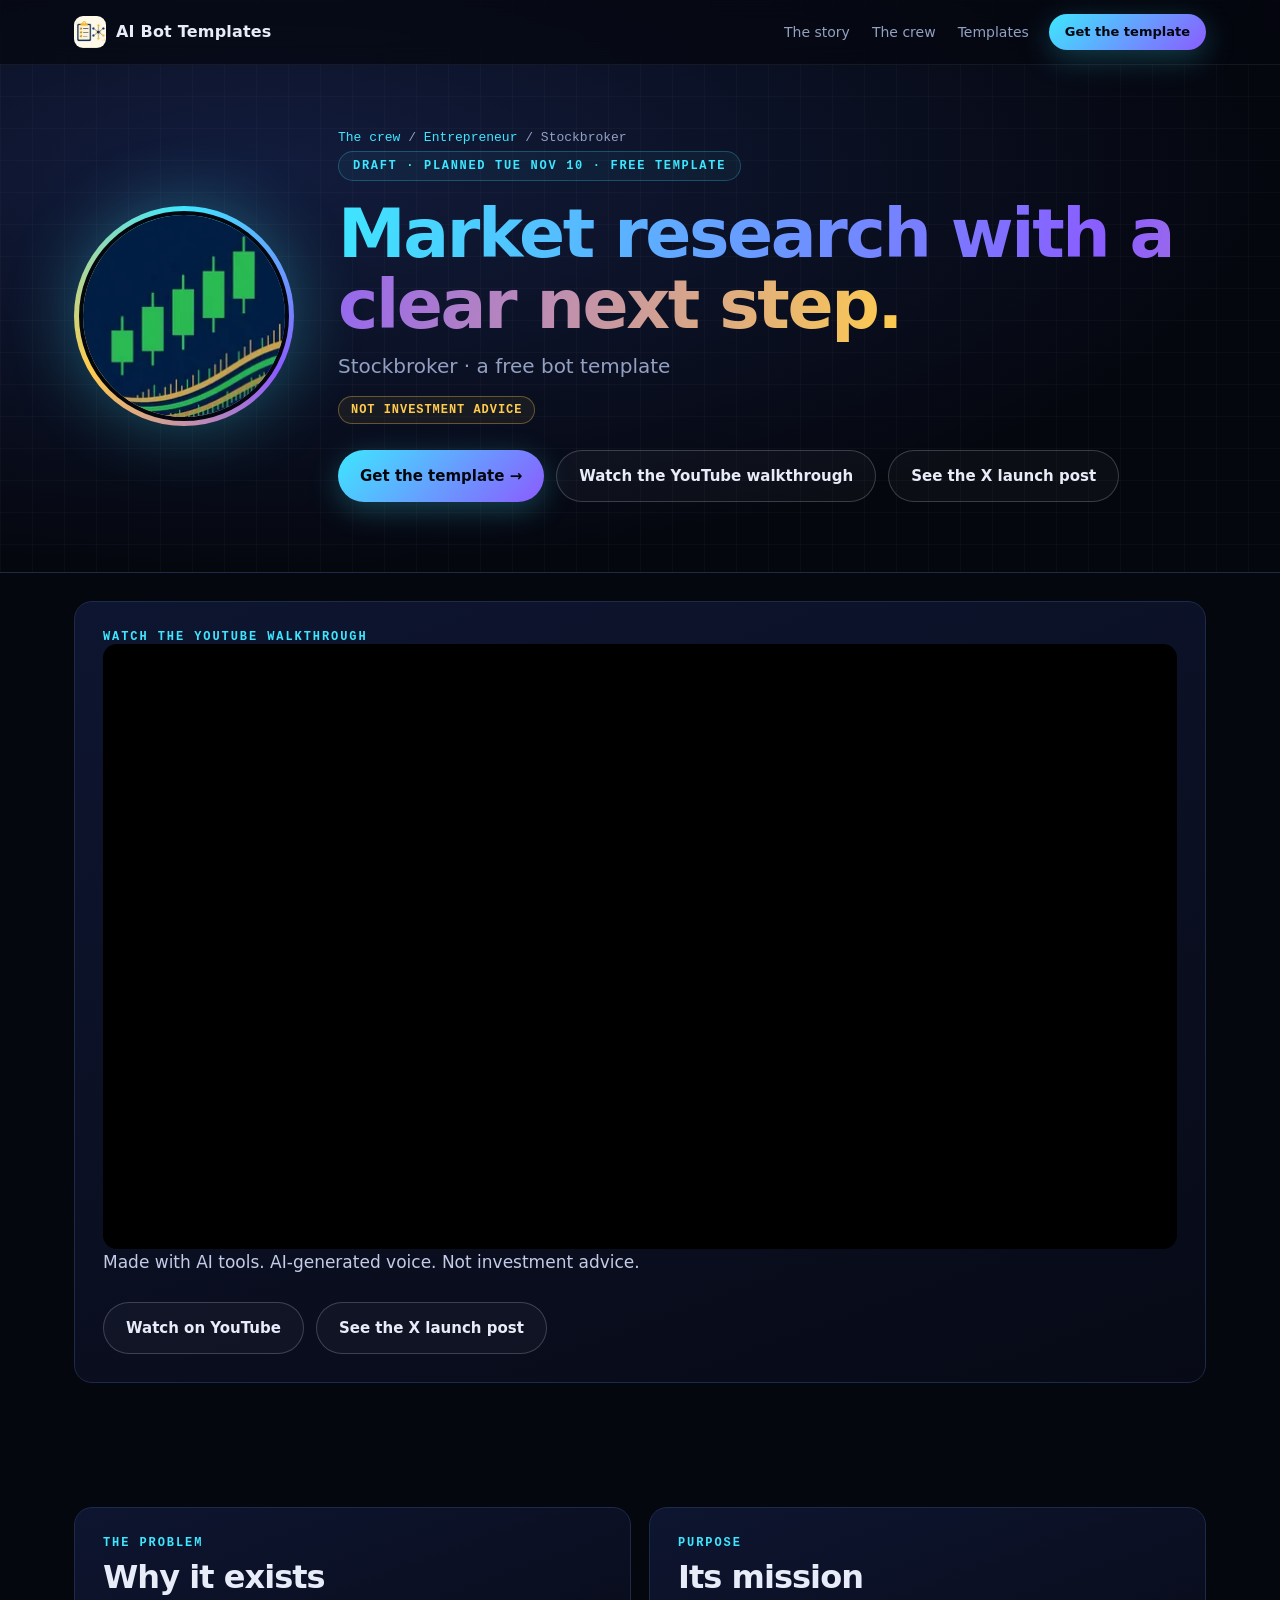
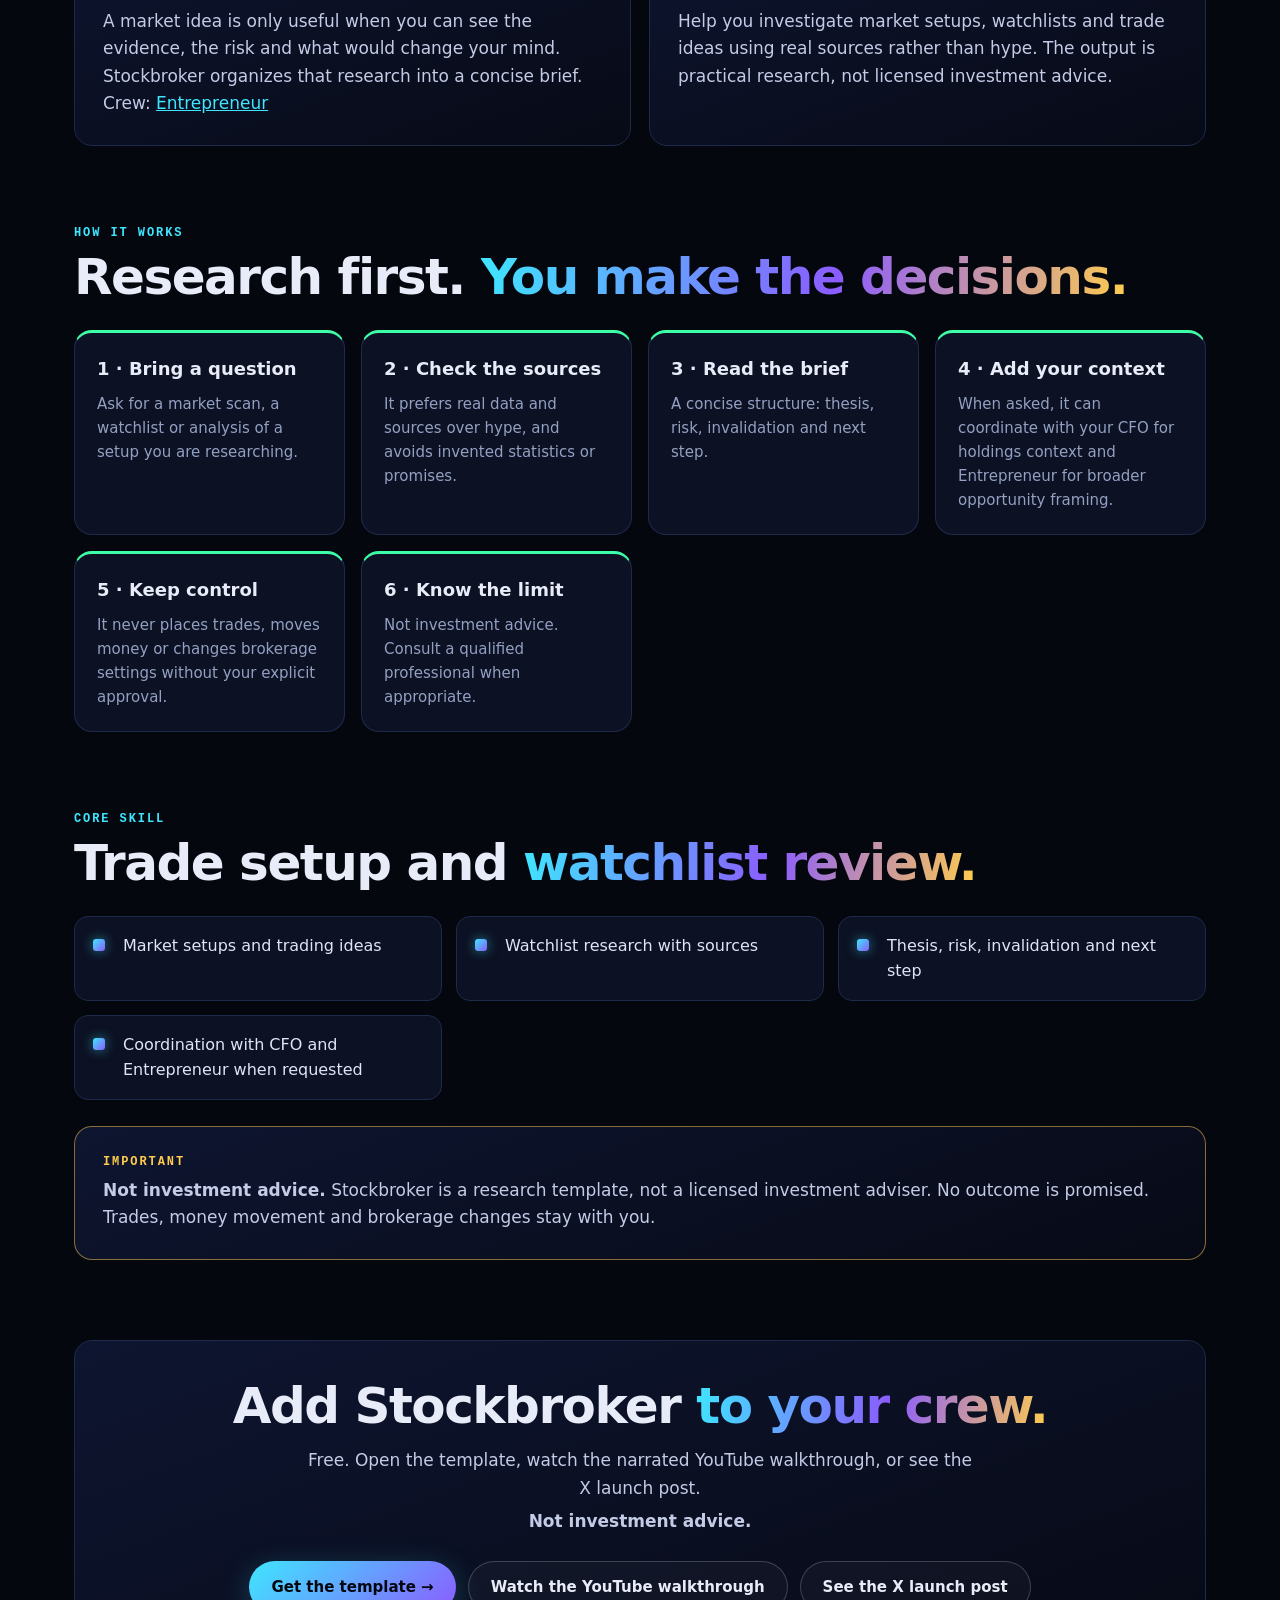
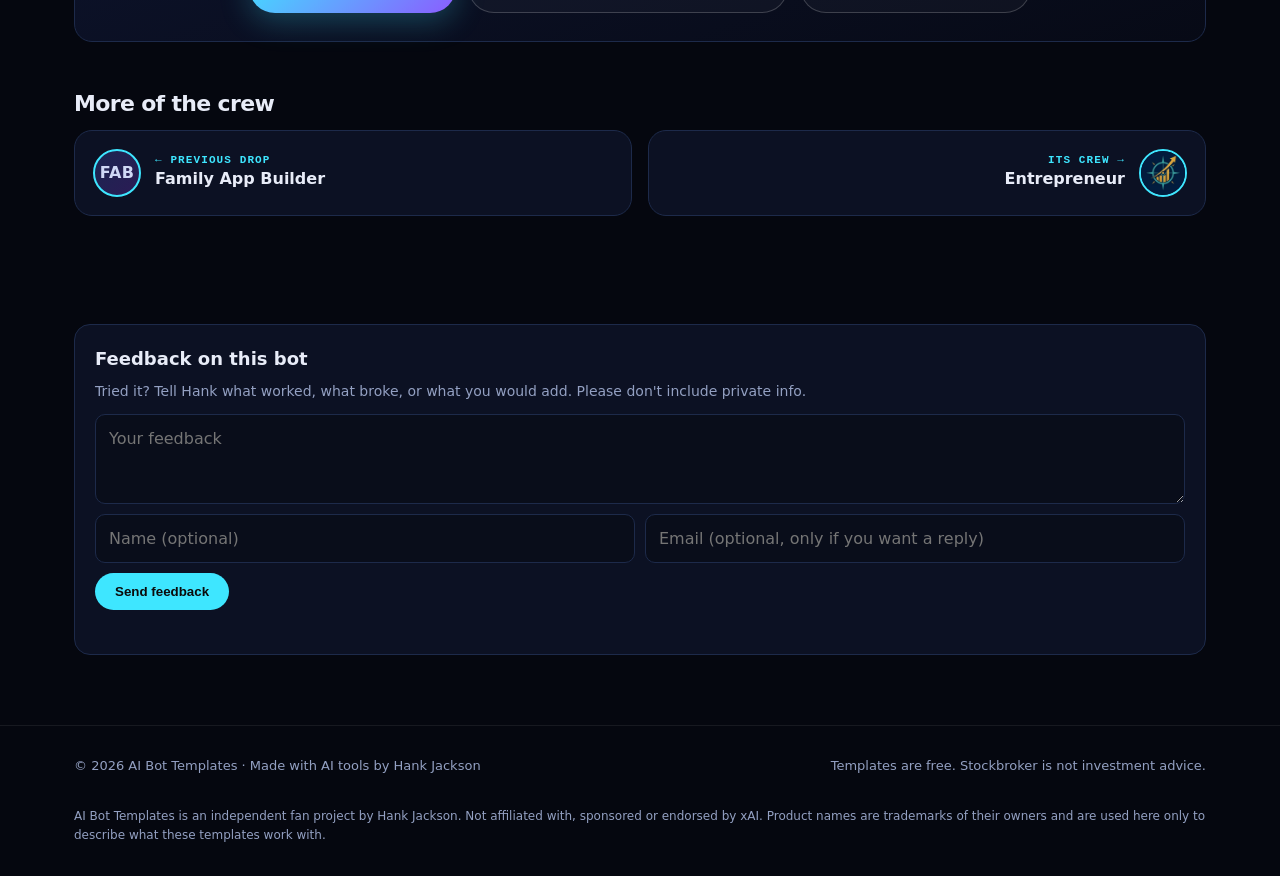
<file: bots/stockbroker/index.html>
<!doctype html>
<html lang="en">
<head>
<meta charset="utf-8">
<meta name="viewport" content="width=device-width,initial-scale=1">
<title>Stockbroker: its story · AI Bot Templates</title>
<meta name="description" content="Stockbroker organizes market research into thesis, risk, invalidation and next step. Not investment advice.">
<meta name="robots" content="noindex,nofollow">
<meta name="theme-color" content="#05070f">
<link rel="canonical" href="https://aibottemplates.com/bots/stockbroker/">
<link rel="icon" href="../../assets/hank-s-chief-of-staff.webp">
<style>
:root{--bg:#05070f;--bg2:#0a0f1f;--card:#0e1428cc;--line:#1d2a4a;--tx:#e8ecf8;--mu:#93a0c2;--c1:#3ee6ff;--c2:#8b5cff;--c3:#ffcc4d;--ok:#3dffa8;--r:18px}
*{box-sizing:border-box}html{scroll-behavior:smooth}
body{margin:0;background:var(--bg);color:var(--tx);font:16px/1.6 ui-sans-serif,system-ui,-apple-system,"Segoe UI",Roboto,Inter,sans-serif;-webkit-font-smoothing:antialiased;overflow-x:hidden}
a{color:inherit}img{display:block;max-width:100%}
.wrap{max-width:1180px;margin:0 auto;padding:0 24px}
.skip{position:absolute;left:-999px}.skip:focus{left:12px;top:12px;z-index:99;background:#fff;color:#000;padding:8px 12px;border-radius:8px}
:focus-visible{outline:2px solid var(--c1);outline-offset:3px;border-radius:6px}
nav{position:fixed;inset:0 0 auto;z-index:20;backdrop-filter:blur(12px);background:#05070fb3;border-bottom:1px solid #ffffff10}
nav .wrap{display:flex;align-items:center;gap:20px;height:64px}
.brand{display:flex;align-items:center;gap:10px;font-weight:800;letter-spacing:.2px;text-decoration:none}
.brand img{width:32px;height:32px;border-radius:9px}
nav .links{margin-left:auto;display:flex;gap:22px;font-size:14px;color:var(--mu)}
nav .links a{text-decoration:none}nav .links a:hover{color:var(--tx)}
.btn{display:inline-flex;align-items:center;gap:8px;padding:13px 22px;border-radius:999px;font-weight:700;text-decoration:none;transition:transform .2s,box-shadow .2s;font-size:15px;border:0;cursor:pointer}
.btn.p{background:linear-gradient(135deg,var(--c1),var(--c2));color:#05070f;box-shadow:0 8px 30px #3ee6ff40}
.btn.p:hover{transform:translateY(-2px);box-shadow:0 12px 40px #8b5cff60}
.btn.g{border:1px solid #ffffff30;color:var(--tx);background:#ffffff08}.btn.g:hover{background:#ffffff14}
.btn.sm{padding:8px 16px;font-size:13px}
.eyebrow{display:inline-flex;align-items:center;gap:8px;font:600 12px/1 ui-monospace,SFMono-Regular,Menlo,monospace;letter-spacing:.14em;text-transform:uppercase;color:var(--c1);padding:8px 14px;border:1px solid #3ee6ff40;border-radius:999px;background:#3ee6ff0d}
.dot{width:8px;height:8px;border-radius:50%;background:var(--ok);box-shadow:0 0 12px var(--ok);animation:pulse 2s infinite}
@keyframes pulse{50%{opacity:.35}}
.grad{background:linear-gradient(100deg,var(--c1),var(--c2) 55%,var(--c3));-webkit-background-clip:text;background-clip:text;color:transparent}
section{padding:110px 0;scroll-margin-top:72px}
.kicker{font:600 12px ui-monospace,Menlo,monospace;letter-spacing:.16em;text-transform:uppercase;color:var(--c1)}
h2{font-size:clamp(30px,4vw,50px);line-height:1.08;letter-spacing:-.03em;margin:10px 0 14px;font-weight:800}
.sub{color:var(--mu);max-width:680px;font-size:18px}
.reveal{opacity:0;transform:translateY(26px);transition:opacity .8s,transform .8s}.reveal.in{opacity:1;transform:none}
.node{position:relative;display:flex;flex-direction:column;align-items:center;text-align:center;gap:6px}
.av{width:64px;height:64px;border-radius:50%;object-fit:cover;background:#0d1430;border:2px solid #2a3a66;flex:none}
.node.live .av{border-color:var(--c1);box-shadow:0 0 0 4px #3ee6ff1f,0 0 26px #3ee6ff66}
.node.next .av{border-color:var(--c3);box-shadow:0 0 0 4px #ffcc4d22,0 0 26px #ffcc4d66;animation:nextp 2.2s infinite}
@keyframes nextp{50%{box-shadow:0 0 0 8px #ffcc4d10,0 0 36px #ffcc4d99}}
.node.dim .av{filter:grayscale(1) brightness(.45);border-style:dashed}
.node .nm{font-size:13px;font-weight:650;line-height:1.2;max-width:110px}
.node.dim .nm{color:#6b7799}
.node .st{font:600 10px ui-monospace,monospace;letter-spacing:.08em;text-transform:uppercase;color:var(--ok)}
.node.next .st{color:var(--c3)}.node.dim .st{color:#55607f}
.cos{display:flex;justify-content:center;position:relative}
.cos .av{width:96px;height:96px}
.trunk{width:2px;height:28px;margin:8px auto 0;background:linear-gradient(var(--c1),#3ee6ff40)}
.directs{display:grid;grid-template-columns:repeat(8,1fr);gap:10px;position:relative;padding-top:28px;border-top:2px solid #3ee6ff40;margin:0 4%}
.directs>.col{position:relative;display:flex;flex-direction:column;align-items:center;gap:12px}
.directs>.col:before{content:"";position:absolute;top:-28px;left:50%;width:2px;height:28px;background:#3ee6ff40}
.team{display:flex;flex-direction:column;gap:10px;align-items:center;padding-top:12px;border-top:1px dashed #2a3a66;width:100%}
.team .av{width:40px;height:40px}.team .nm{font-size:11px;font-weight:500}
.team .node{gap:3px}
.badge{display:grid;place-items:center;font-weight:800;color:#cfd8f5;letter-spacing:.02em;background:linear-gradient(135deg,#1b2650,#2b1b55)}
.pill{font:600 11px ui-monospace,monospace;letter-spacing:.08em;text-transform:uppercase;padding:4px 10px;border-radius:999px;background:#3dffa81a;color:var(--ok);width:max-content}
.card.next .pill{background:#ffcc4d22;color:var(--c3)}
footer{border-top:1px solid #ffffff12;padding:30px 0;color:var(--mu);font-size:13px}
footer .wrap{display:flex;justify-content:space-between;gap:20px;flex-wrap:wrap}
@media (max-width:980px){.hero .wrap{grid-template-columns:1fr}.orbit{max-width:340px}.stats{grid-template-columns:repeat(2,1fr)}.story,.vals{grid-template-columns:1fr}.day{grid-template-columns:1fr}
 .directs{grid-template-columns:repeat(4,1fr);row-gap:30px;border-top:0}.directs>.col:before{display:none}.trunk{display:none}nav .links{display:none}}
@media (max-width:560px){.wrap{padding:0 18px}section{padding:80px 0}.directs{grid-template-columns:repeat(2,1fr)}.hero{padding-top:96px}.stat .n{font-size:36px}.orbit{max-width:280px}nav .btn{display:none}.lane{min-height:0}}
@media (prefers-reduced-motion:reduce){*,*:before,*:after{animation:none!important;transition:none!important}.reveal{opacity:1;transform:none}.bots .task{opacity:1;transform:none}}


.bh{position:relative;padding:130px 0 70px;overflow:hidden;border-bottom:1px solid var(--line);background:radial-gradient(ellipse at 20% 30%,#121c3d,#05070f 70%)}
.bh:before{content:"";position:absolute;inset:0;background-image:linear-gradient(#ffffff06 1px,transparent 1px),linear-gradient(90deg,#ffffff06 1px,transparent 1px);background-size:32px 32px;pointer-events:none}
.bh .wrap{position:relative;display:grid;grid-template-columns:auto 1fr;gap:44px;align-items:center}
.ring{position:relative;width:220px;height:220px;border-radius:50%;padding:5px;background:conic-gradient(var(--c1),var(--c2),var(--c3),var(--c1));box-shadow:0 0 70px #3ee6ff55}
.ring .av{width:100%;height:100%;border:4px solid var(--bg)}.ring .badge{font-size:64px}
.bh h1{font-size:clamp(38px,5.4vw,68px);line-height:1.04;letter-spacing:-.035em;margin:18px 0 10px;font-weight:850}
.bh .role{font-size:20px;color:var(--mu)}
.crumbs{font:500 13px ui-monospace,Menlo,monospace;color:var(--mu);margin-bottom:6px}.crumbs a{color:var(--c1);text-decoration:none}
.disc{display:inline-block;margin-top:14px;font:600 12px ui-monospace,monospace;letter-spacing:.08em;text-transform:uppercase;color:var(--c3);border:1px solid #ffcc4d55;border-radius:999px;padding:6px 12px;background:#ffcc4d10}
.ctas{display:flex;flex-wrap:wrap;gap:12px;margin:26px 0 0}
section{padding:70px 0}
.grid2{display:grid;grid-template-columns:1fr 1fr;gap:18px;margin-top:26px}
.panel{border:1px solid var(--line);border-radius:var(--r);padding:28px;background:linear-gradient(160deg,#0e1530,#070a16)}
.panel p{color:#c3cbe6;margin:0;font-size:17px}
.skills{list-style:none;padding:0;margin:26px 0 0;display:grid;grid-template-columns:repeat(auto-fill,minmax(300px,1fr));gap:14px}
.skills li{border:1px solid var(--line);border-radius:14px;padding:16px 18px 16px 48px;background:var(--card);position:relative;color:#dfe5f7}
.skills li:before{content:"";position:absolute;left:18px;top:22px;width:12px;height:12px;border-radius:3px;background:linear-gradient(135deg,var(--c1),var(--c2));box-shadow:0 0 12px #3ee6ff88}
.exs{display:grid;grid-template-columns:repeat(auto-fill,minmax(260px,1fr));gap:16px;margin-top:26px}
.ex{border:1px solid var(--line);border-radius:var(--r);padding:22px;background:var(--card);border-top:3px solid var(--ok)}
.ex h3{margin:0 0 8px;font-size:18px}.ex p{margin:0;color:var(--mu);font-size:15px}
.teamg{display:grid;grid-template-columns:repeat(auto-fill,minmax(160px,1fr));gap:14px;margin-top:26px}
.tm{border:1px solid var(--line);border-radius:16px;padding:18px 12px;background:var(--card);display:flex;flex-direction:column;align-items:center;gap:8px;text-align:center;text-decoration:none}
.tm .av{width:64px;height:64px}.tm.live .av{border-color:var(--c1);box-shadow:0 0 0 4px #3ee6ff1f,0 0 22px #3ee6ff66}
.tm.next .av{border-color:var(--c3);box-shadow:0 0 0 4px #ffcc4d22,0 0 22px #ffcc4d66}.tm.dim .av{filter:grayscale(1) brightness(.5);border-style:dashed}
.tm b{font-size:14px}.tm .st{font:600 10px ui-monospace,monospace;letter-spacing:.08em;text-transform:uppercase;color:var(--ok)}
.tm.next .st{color:var(--c3)}.tm.dim .st{color:#55607f}.tm.dim b{color:#8390b3}a.tm:hover{border-color:#3ee6ff80;transform:translateY(-3px)}a.tm{transition:transform .2s,border-color .2s}
.empty{margin-top:22px;color:var(--mu);border:1px dashed var(--line);border-radius:16px;padding:22px}
.pn{display:grid;grid-template-columns:1fr 1fr;gap:16px;margin-top:10px}
.pn a{display:flex;align-items:center;gap:14px;border:1px solid var(--line);border-radius:var(--r);padding:18px;background:var(--card);text-decoration:none;transition:border-color .2s}
.pn a:hover{border-color:#3ee6ff80}.pn .av{width:48px;height:48px;border-color:var(--c1)}.pn small{display:block;font:600 11px ui-monospace,monospace;letter-spacing:.1em;color:var(--c1);text-transform:uppercase}
.pn .nx{justify-content:flex-end;text-align:right}
.note{font-size:13px;color:#6b7799;margin-top:14px}
@media (max-width:860px){.bh .wrap{grid-template-columns:1fr}.ring{width:160px;height:160px}.grid2,.pn{grid-template-columns:1fr}}

</style>
<link rel="stylesheet" href="../../assets/community.css"><style>:root{--cm-line:#1d2a4a;--cm-card:#0e1428cc;--cm-mute:#93a0c2;--cm-accent:#3ee6ff}</style>
</head>
<body>
<a class="skip" href="#main">Skip to content</a>
<nav aria-label="Primary"><div class="wrap">
 <a class="brand" href="../../"><img src="../../assets/hank-s-chief-of-staff.webp" alt="" width="32" height="32">AI Bot Templates</a>
 <div class="links"><a href="../../#story">The story</a><a href="../../#crew">The crew</a><a href="../../#templates">Templates</a></div>
 <a class="btn p sm" href="https://x.ai/bot/IeJQOfdKhFvaiGy1-sLaF">Get the template</a>
</div></nav>
<header class="bh"><div class="wrap">
 <div class="ring"><img class="av" src="../../assets/stockbroker.webp" alt="" width="220" height="220"></div>
 <div><div class="crumbs"><a href="../../#crew">The crew</a> / <a href="../entrepreneur/">Entrepreneur</a> / Stockbroker</div>
 <span class="eyebrow">DRAFT · Planned Tue Nov 10 · Free template</span>
 <h1><span class="grad">Market research with a clear next step.</span></h1>
 <div class="role">Stockbroker · a free bot template</div>
 <div class="disc">Not investment advice</div>
 <div class="ctas"><a class="btn p" href="https://x.ai/bot/IeJQOfdKhFvaiGy1-sLaF">Get the template →</a><a class="btn g" href="https://youtu.be/6Yh24TGWp-E">Watch the YouTube walkthrough</a><a class="btn g" href="https://x.com/hjackson2/status/2120870988229259765">See the X launch post</a></div>
 </div></div></header>
<section class="wrap yt-slot" data-yt-id="6Yh24TGWp-E" data-title="Stockbroker walkthrough" hidden style="margin:28px auto"><div class="panel"><div class="kicker">Watch the YouTube walkthrough</div><div class="yt-frame" style="position:relative;aspect-ratio:16/9;border-radius:14px;overflow:hidden;background:#000"></div><p>Made with AI tools. AI-generated voice. Not investment advice.</p><div class="ctas"><a class="btn g yt-watch" href="https://youtu.be/6Yh24TGWp-E">Watch on YouTube</a><a class="btn g" href="https://x.com/hjackson2/status/2120870988229259765">See the X launch post</a></div></div></section>
<main id="main">
<section><div class="wrap"><div class="grid2">
 <div class="panel"><div class="kicker">The problem</div><h2 style="font-size:32px">Why it exists</h2><p>A market idea is only useful when you can see the evidence, the risk and what would change your mind. Stockbroker organizes that research into a concise brief.</p><p class="note">Crew: <a href="../entrepreneur/" style="color:var(--c1)">Entrepreneur</a></p></div>
 <div class="panel"><div class="kicker">Purpose</div><h2 style="font-size:32px">Its mission</h2><p>Help you investigate market setups, watchlists and trade ideas using real sources rather than hype. The output is practical research, not licensed investment advice.</p></div>
</div></div></section>
<section style="padding-top:10px"><div class="wrap"><div class="kicker">How it works</div><h2>Research first. <span class="grad">You make the decisions.</span></h2><div class="exs">
<div class="ex"><h3>1 · Bring a question</h3><p>Ask for a market scan, a watchlist or analysis of a setup you are researching.</p></div>
<div class="ex"><h3>2 · Check the sources</h3><p>It prefers real data and sources over hype, and avoids invented statistics or promises.</p></div>
<div class="ex"><h3>3 · Read the brief</h3><p>A concise structure: thesis, risk, invalidation and next step.</p></div>
<div class="ex"><h3>4 · Add your context</h3><p>When asked, it can coordinate with your CFO for holdings context and Entrepreneur for broader opportunity framing.</p></div>
<div class="ex"><h3>5 · Keep control</h3><p>It never places trades, moves money or changes brokerage settings without your explicit approval.</p></div>
<div class="ex"><h3>6 · Know the limit</h3><p>Not investment advice. Consult a qualified professional when appropriate.</p></div>
</div></div></section>
<section style="padding-top:10px"><div class="wrap"><div class="kicker">Core skill</div><h2>Trade setup and <span class="grad">watchlist review.</span></h2><ul class="skills"><li>Market setups and trading ideas</li><li>Watchlist research with sources</li><li>Thesis, risk, invalidation and next step</li><li>Coordination with CFO and Entrepreneur when requested</li></ul><div class="panel" style="border-color:#ffcc4d80;margin-top:26px"><div class="kicker" style="color:var(--c3)">Important</div><p style="margin-top:8px"><strong>Not investment advice.</strong> Stockbroker is a research template, not a licensed investment adviser. No outcome is promised. Trades, money movement and brokerage changes stay with you.</p></div></div></section>
<section style="padding-top:10px"><div class="wrap"><div class="panel" style="text-align:center"><h2>Add Stockbroker <span class="grad">to your crew.</span></h2><p class="sub" style="margin:0 auto 6px">Free. Open the template, watch the narrated YouTube walkthrough, or see the X launch post.</p><p><strong>Not investment advice.</strong></p><div class="ctas" style="justify-content:center"><a class="btn p" href="https://x.ai/bot/IeJQOfdKhFvaiGy1-sLaF">Get the template →</a><a class="btn g" href="https://youtu.be/6Yh24TGWp-E">Watch the YouTube walkthrough</a><a class="btn g" href="https://x.com/hjackson2/status/2120870988229259765">See the X launch post</a></div></div>
<h2 style="font-size:22px;margin-top:50px">More of the crew</h2><div class="pn"><a href="../family-app-builder/"><span class="av badge">FAB</span><div><small>← Previous drop</small><b>Family App Builder</b></div></a><a class="nx" href="../entrepreneur/"><div><small>Its crew →</small><b>Entrepreneur</b></div><img class="av" src="../../assets/entrepreneur.webp" alt=""></a></div></div></section>
</main><section style="padding-top:10px"><div class="wrap"><div class="cm-box"><h3>Feedback on this bot</h3><p class="cm-sub">Tried it? Tell Hank what worked, what broke, or what you would add. Please don&#39;t include private info.</p><form data-cm="feedback"><label class="cm-hp" aria-hidden="true">Leave blank<input name="website" tabindex="-1" autocomplete="off"></label><input type="hidden" name="context" value="Stockbroker"><textarea name="message" required maxlength="2000" placeholder="Your feedback"></textarea><div class="cm-row"><input name="name" maxlength="80" placeholder="Name (optional)"><input name="email" type="email" maxlength="120" placeholder="Email (optional, only if you want a reply)"></div><button type="submit">Send feedback</button><div class="cm-msg" role="status"></div></form></div></div></section>
<footer><div class="wrap"><span>© 2026 AI Bot Templates · Made with AI tools by Hank Jackson</span><span>Templates are free. Stockbroker is not investment advice.</span><p style="font-size:12px;color:var(--mu);margin:10px 0 0;flex-basis:100%">AI Bot Templates is an independent fan project by Hank Jackson. Not affiliated with, sponsored or endorsed by xAI. Product names are trademarks of their owners and are used here only to describe what these templates work with.</p></div></footer>
<script>window.CM_CONFIG={turnstileSiteKey:""};</script><script src="../../assets/community.js" defer></script>
<script>/* YouTube slots: set data-yt-id on .yt-slot to show; hidden while empty */
document.querySelectorAll('.yt-slot').forEach(function(s){var id=(s.dataset.ytId||'').trim();if(!/^[\w-]{11}$/.test(id)){s.hidden=true;return;}s.hidden=false;s.querySelector('.yt-frame').innerHTML='<iframe src="https://www.youtube-nocookie.com/embed/'+id+'" title="'+(s.dataset.title||'Walkthrough video')+'" loading="lazy" allow="accelerometer;encrypted-media;picture-in-picture" allowfullscreen style="position:absolute;inset:0;width:100%;height:100%;border:0"></iframe>';});
document.querySelectorAll('.yt-channel').forEach(function(a){if(!a.dataset.live)a.hidden=true;});</script>
<!-- Cloudflare Web Analytics --><script type='module' src='https://static.cloudflareinsights.com/beacon.min.js' data-cf-beacon='{"token": "3c69864318694514938088a33fb11db5"}'></script><!-- End Cloudflare Web Analytics -->
</body>
</html>
</file>
<file: assets/community.css>
.cm-box{margin:28px 0 0;padding:20px;border:1px solid var(--cm-line);border-radius:16px;background:var(--cm-card)}
.cm-box h3{margin:0 0 6px;font-size:18px}.cm-box p.cm-sub{margin:0 0 12px;color:var(--cm-mute);font-size:14px}
.cm-box form{display:grid;gap:10px}.cm-row{display:grid;grid-template-columns:1fr 1fr;gap:10px}
.cm-box input,.cm-box textarea,.cm-box select{width:100%;padding:11px 13px;border-radius:10px;border:1px solid var(--cm-line);background:#00000040;color:inherit;font:inherit}
.cm-box textarea{min-height:90px;resize:vertical}.cm-box button{justify-self:start;padding:11px 20px;border:0;border-radius:999px;font-weight:800;cursor:pointer;background:var(--cm-accent);color:#0b0b0b}
.cm-hp{position:absolute!important;left:-9999px!important;height:0;overflow:hidden}.cm-msg{font-size:14px;color:var(--cm-mute);min-height:1em}
.cm-news{display:grid;grid-template-columns:repeat(auto-fill,minmax(300px,1fr));gap:14px;margin-top:18px}
.cm-item{padding:16px;border:1px solid var(--cm-line);border-radius:14px;background:var(--cm-card);display:flex;flex-direction:column;gap:8px}
.cm-item .by{font-size:13px;color:var(--cm-mute)}.cm-item .by b{color:inherit}.cm-item p{margin:0;font-size:15px;white-space:pre-line}
.cm-item a.src{font-size:13px;font-weight:700;margin-top:auto}.cm-empty{color:var(--cm-mute)}
@media(max-width:600px){.cm-row{grid-template-columns:1fr}}
</file>
